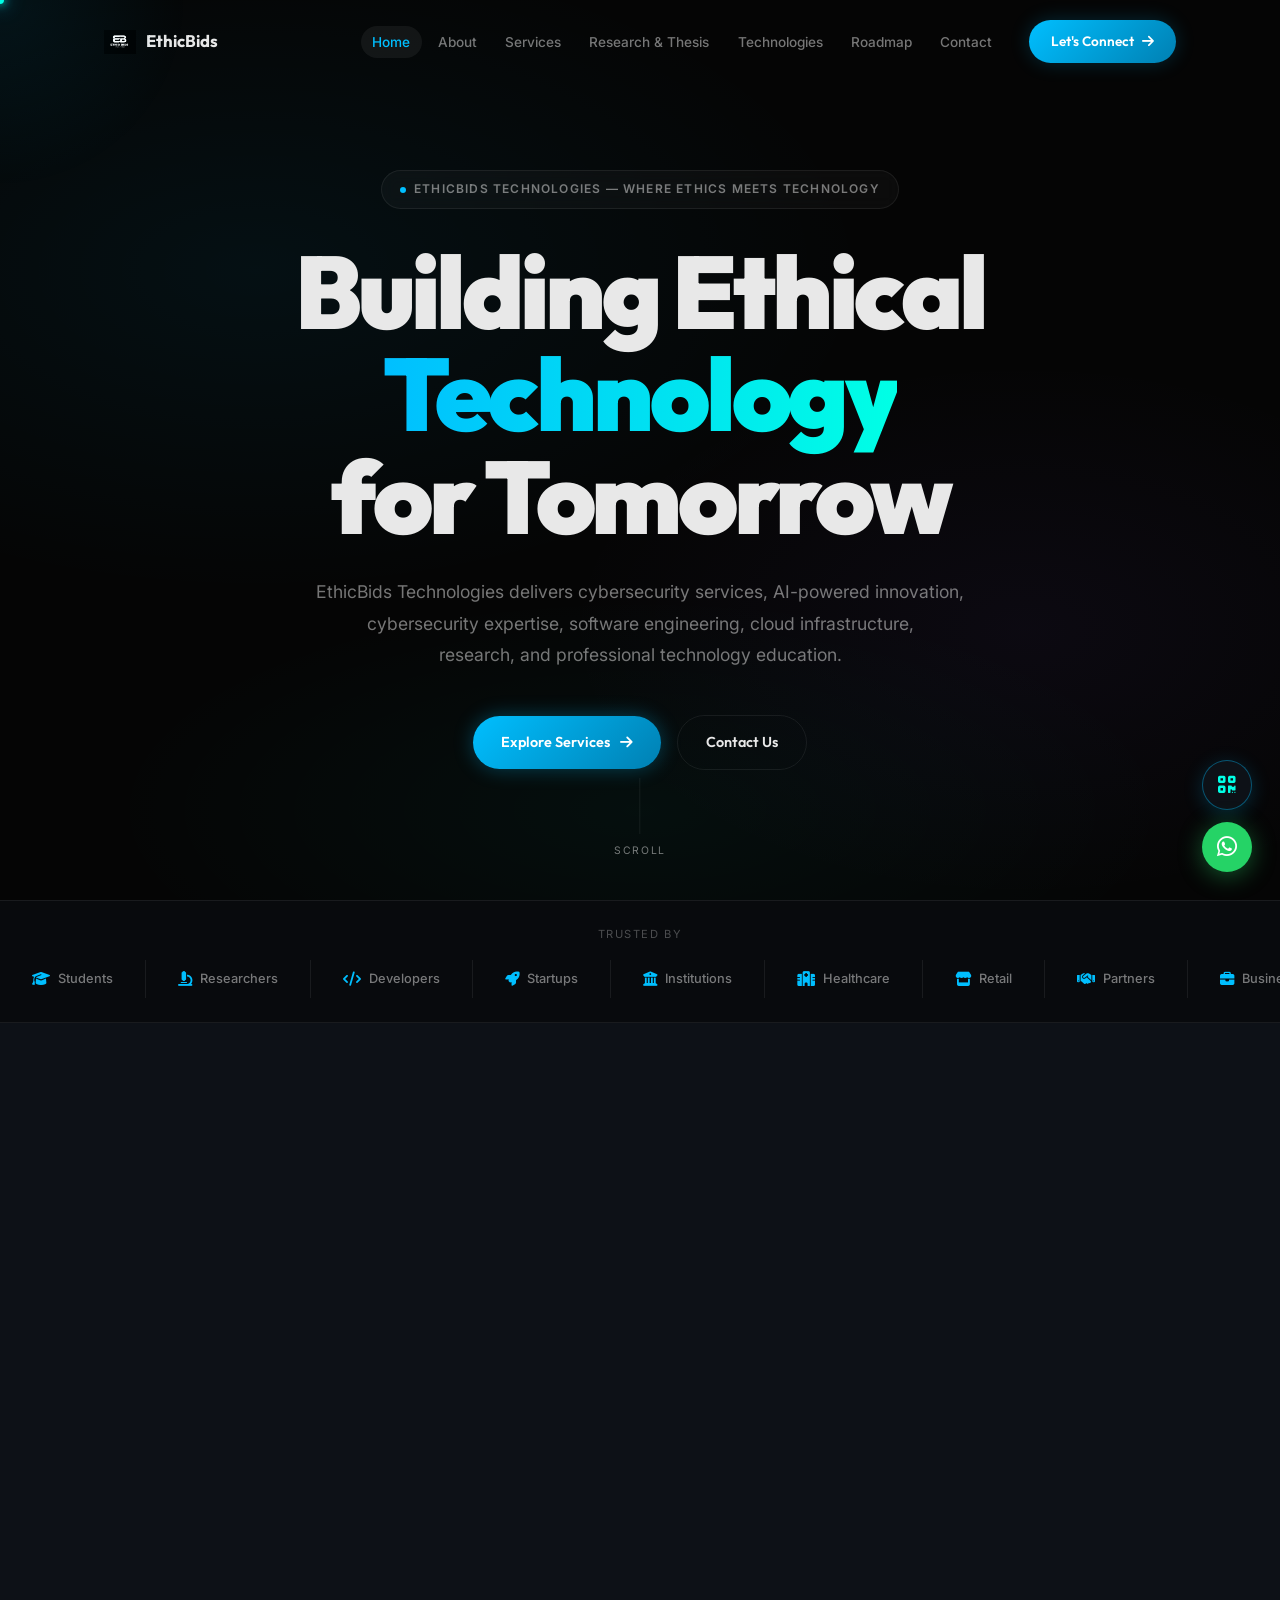
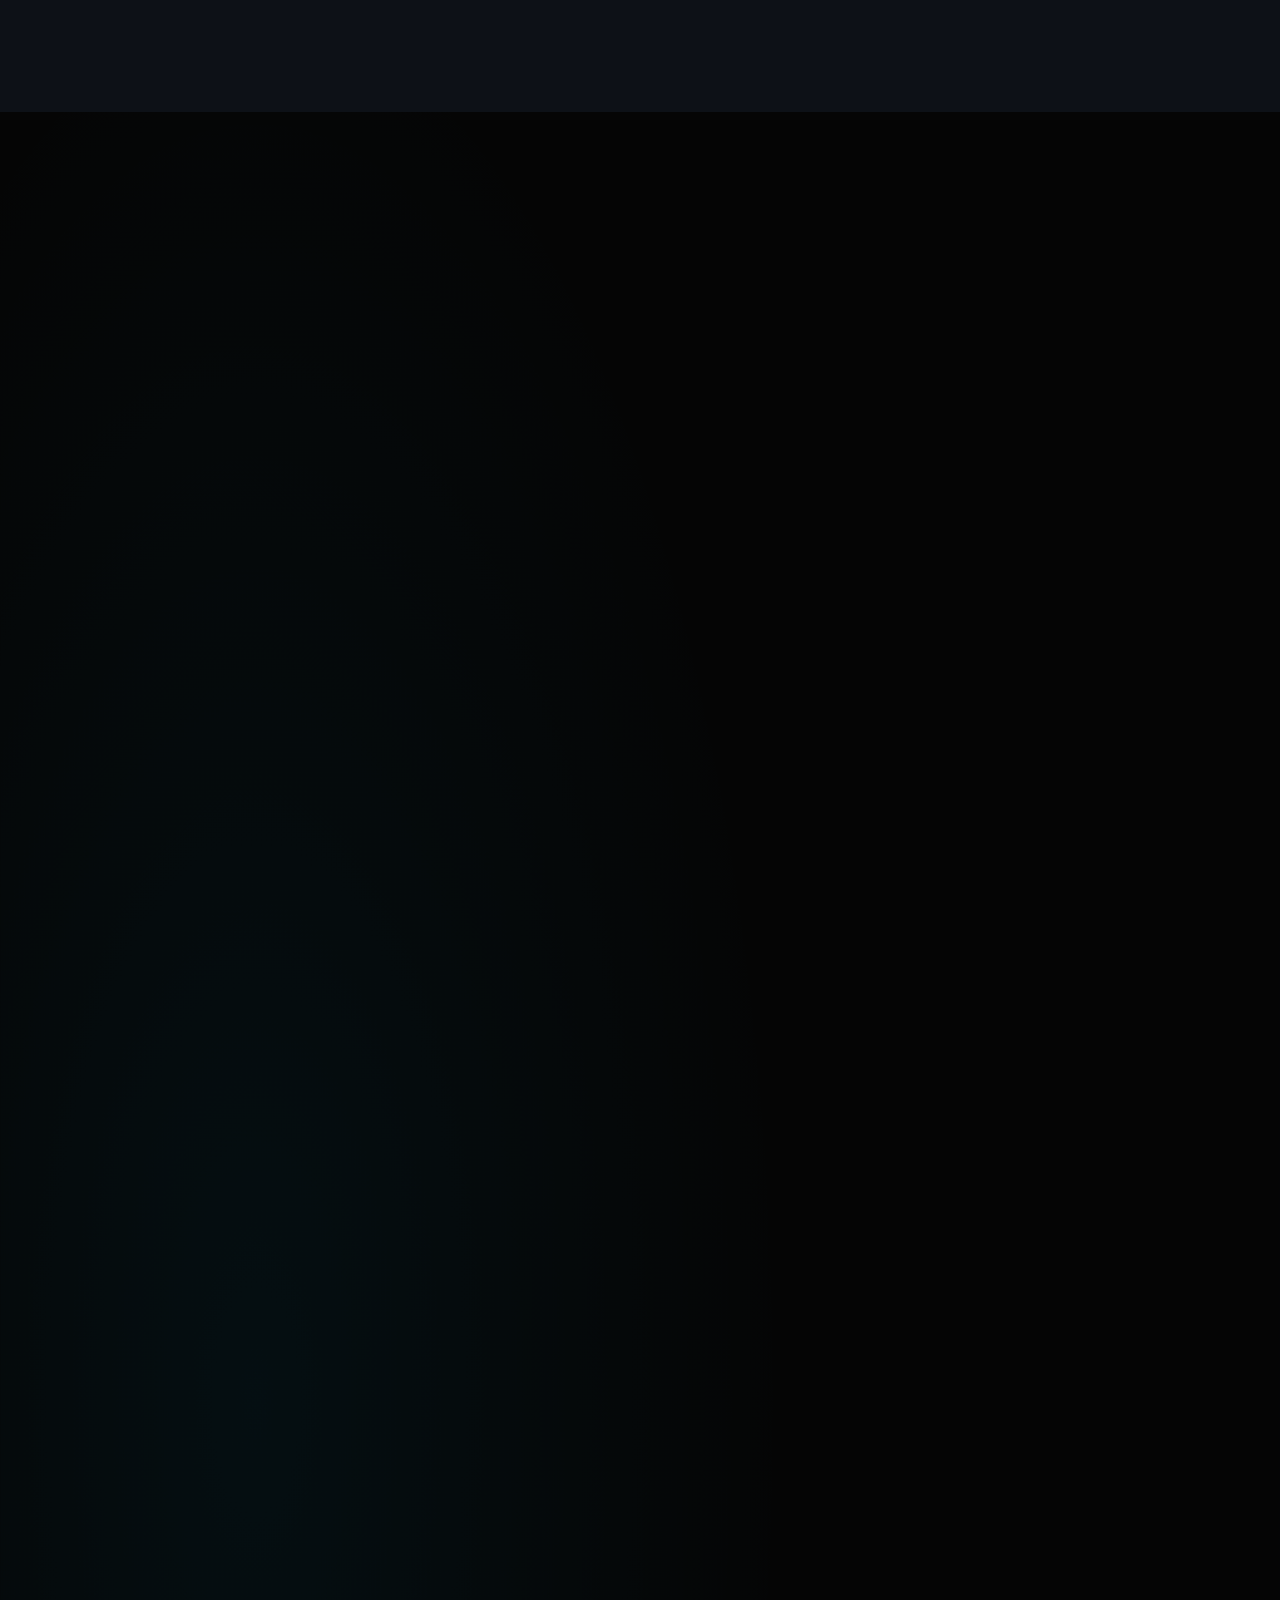
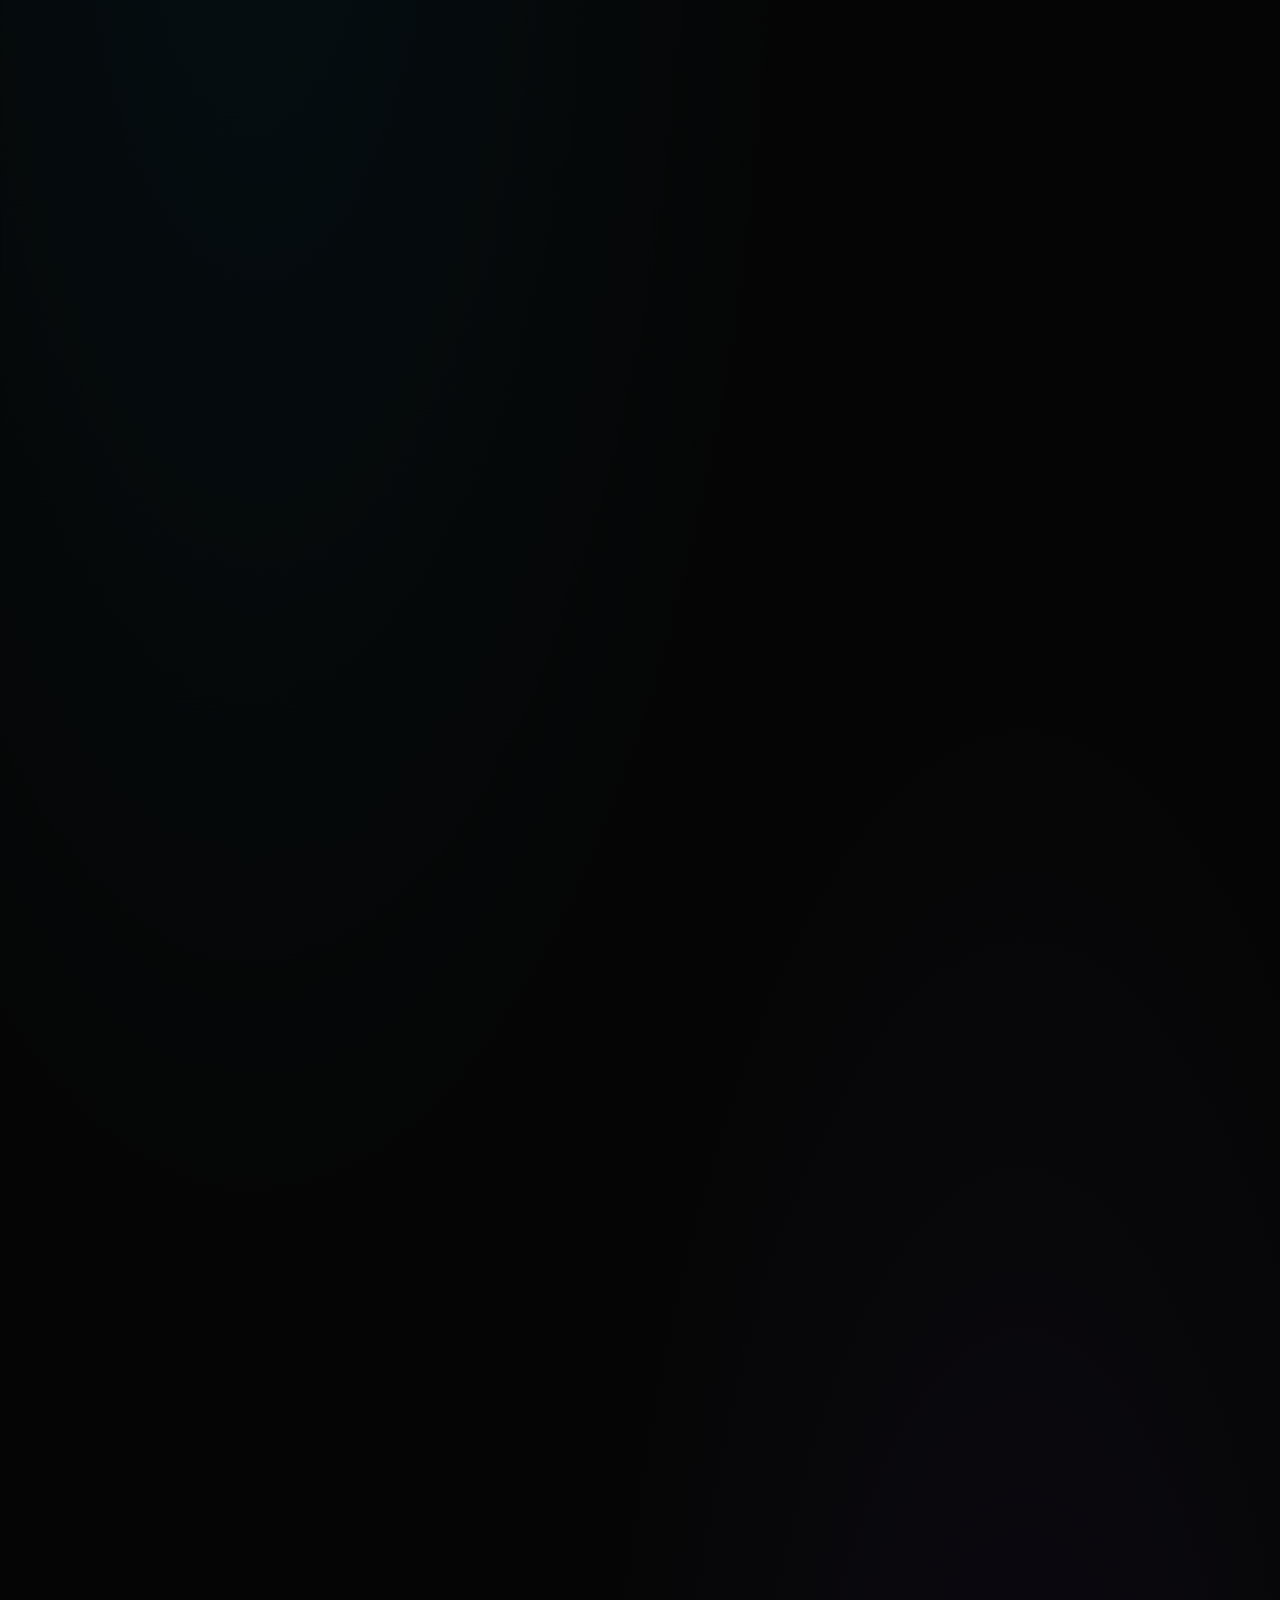
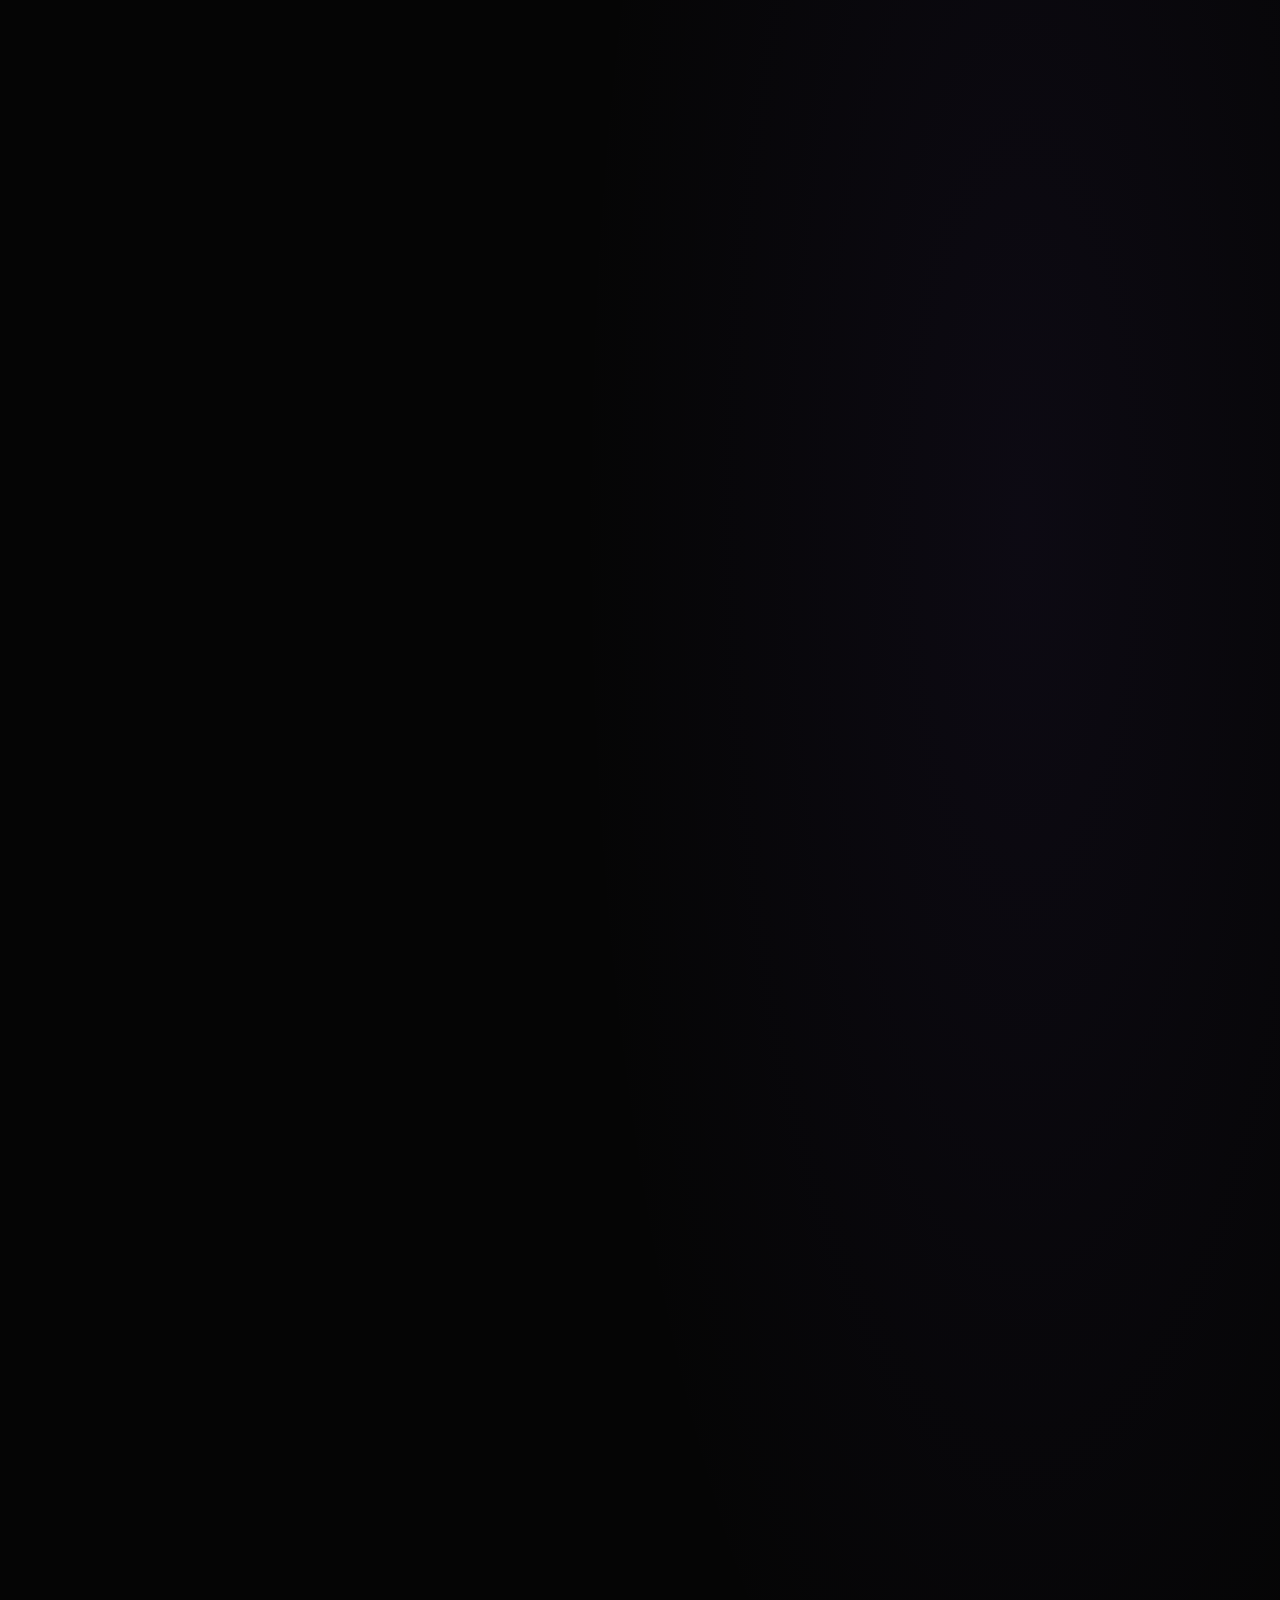
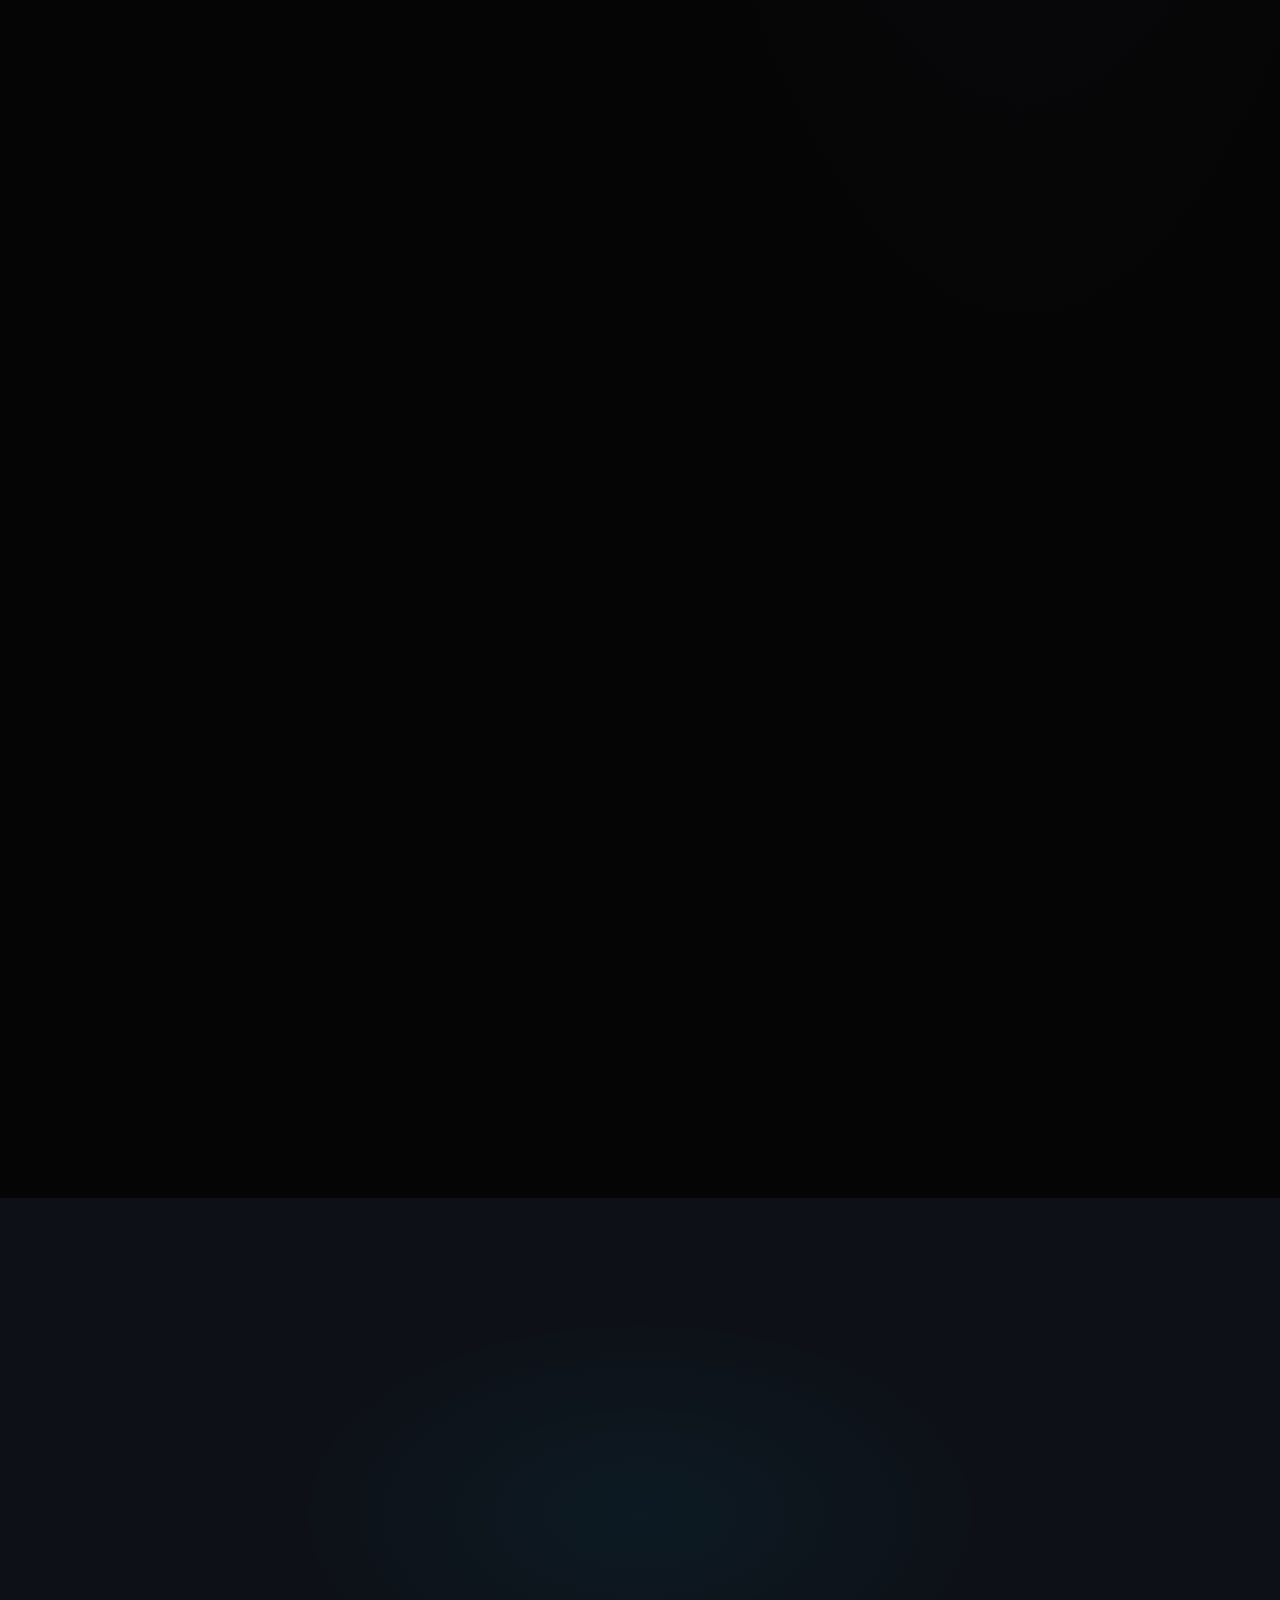
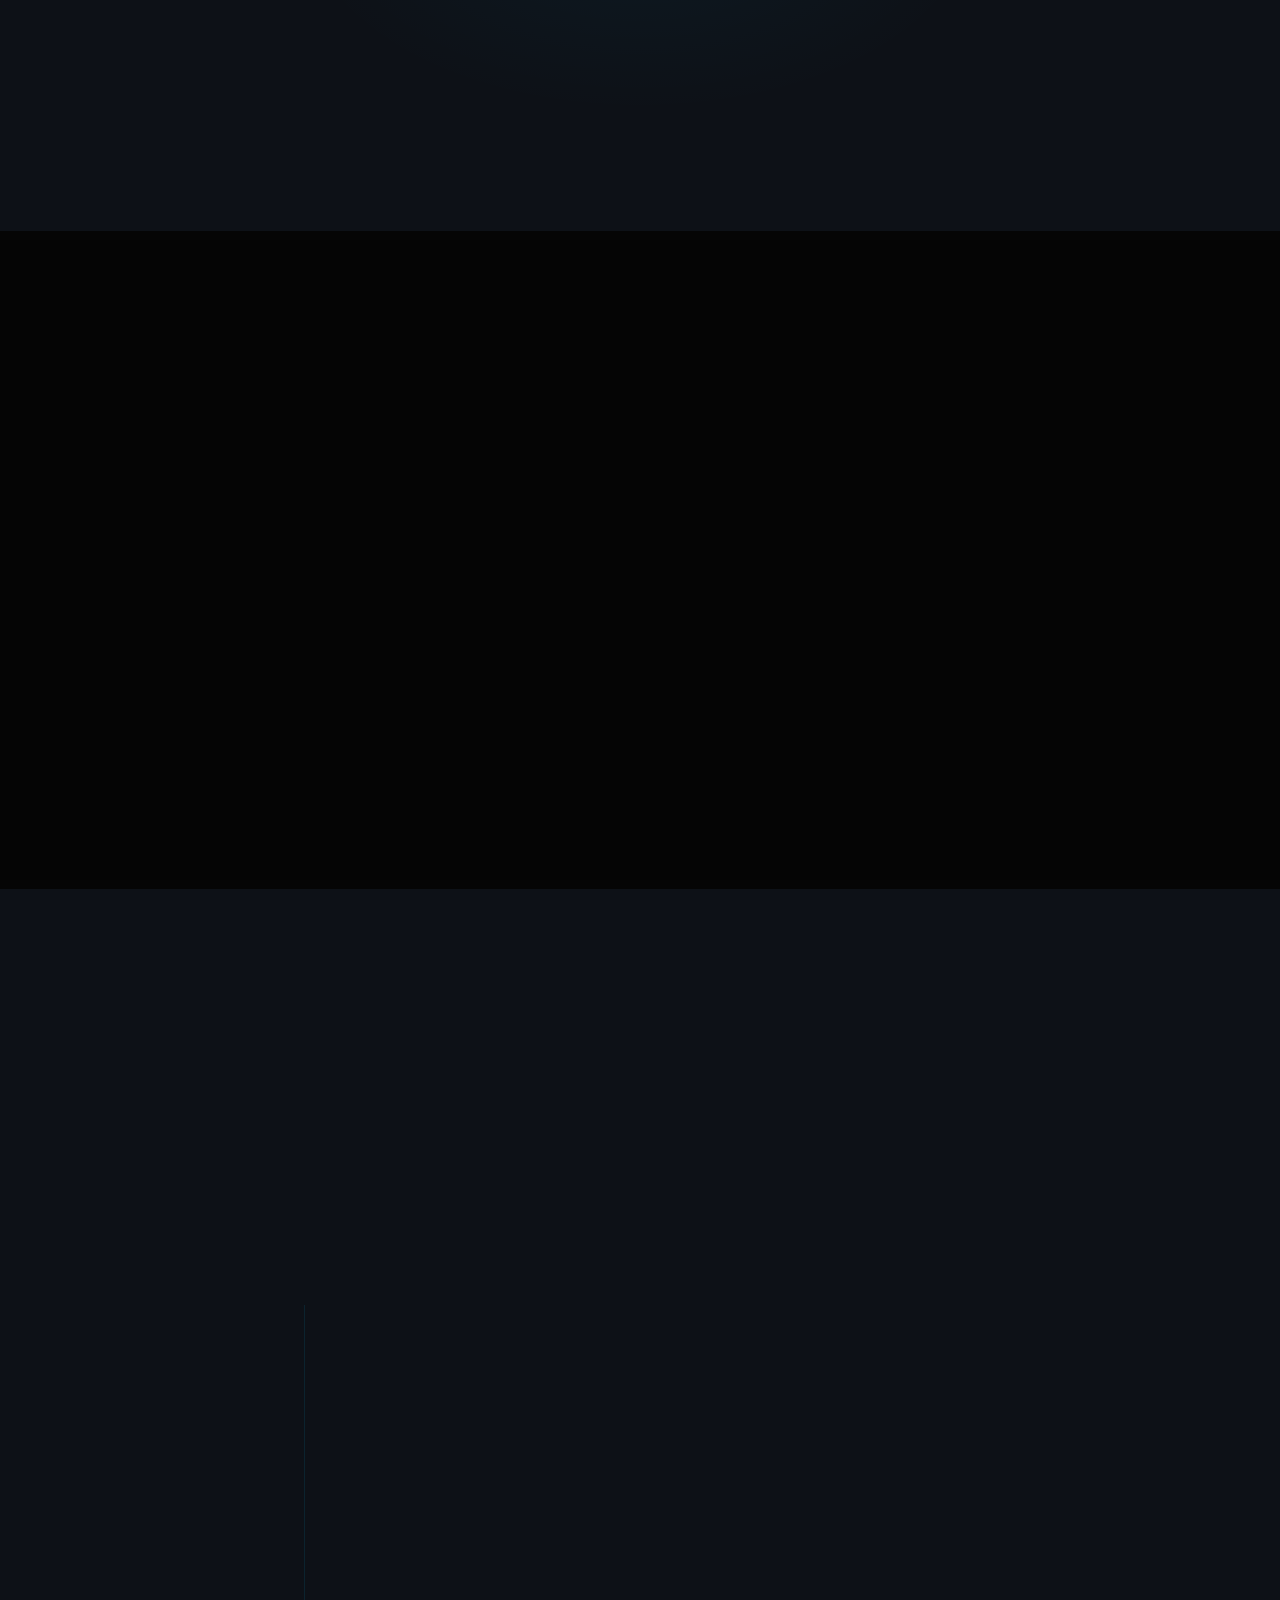
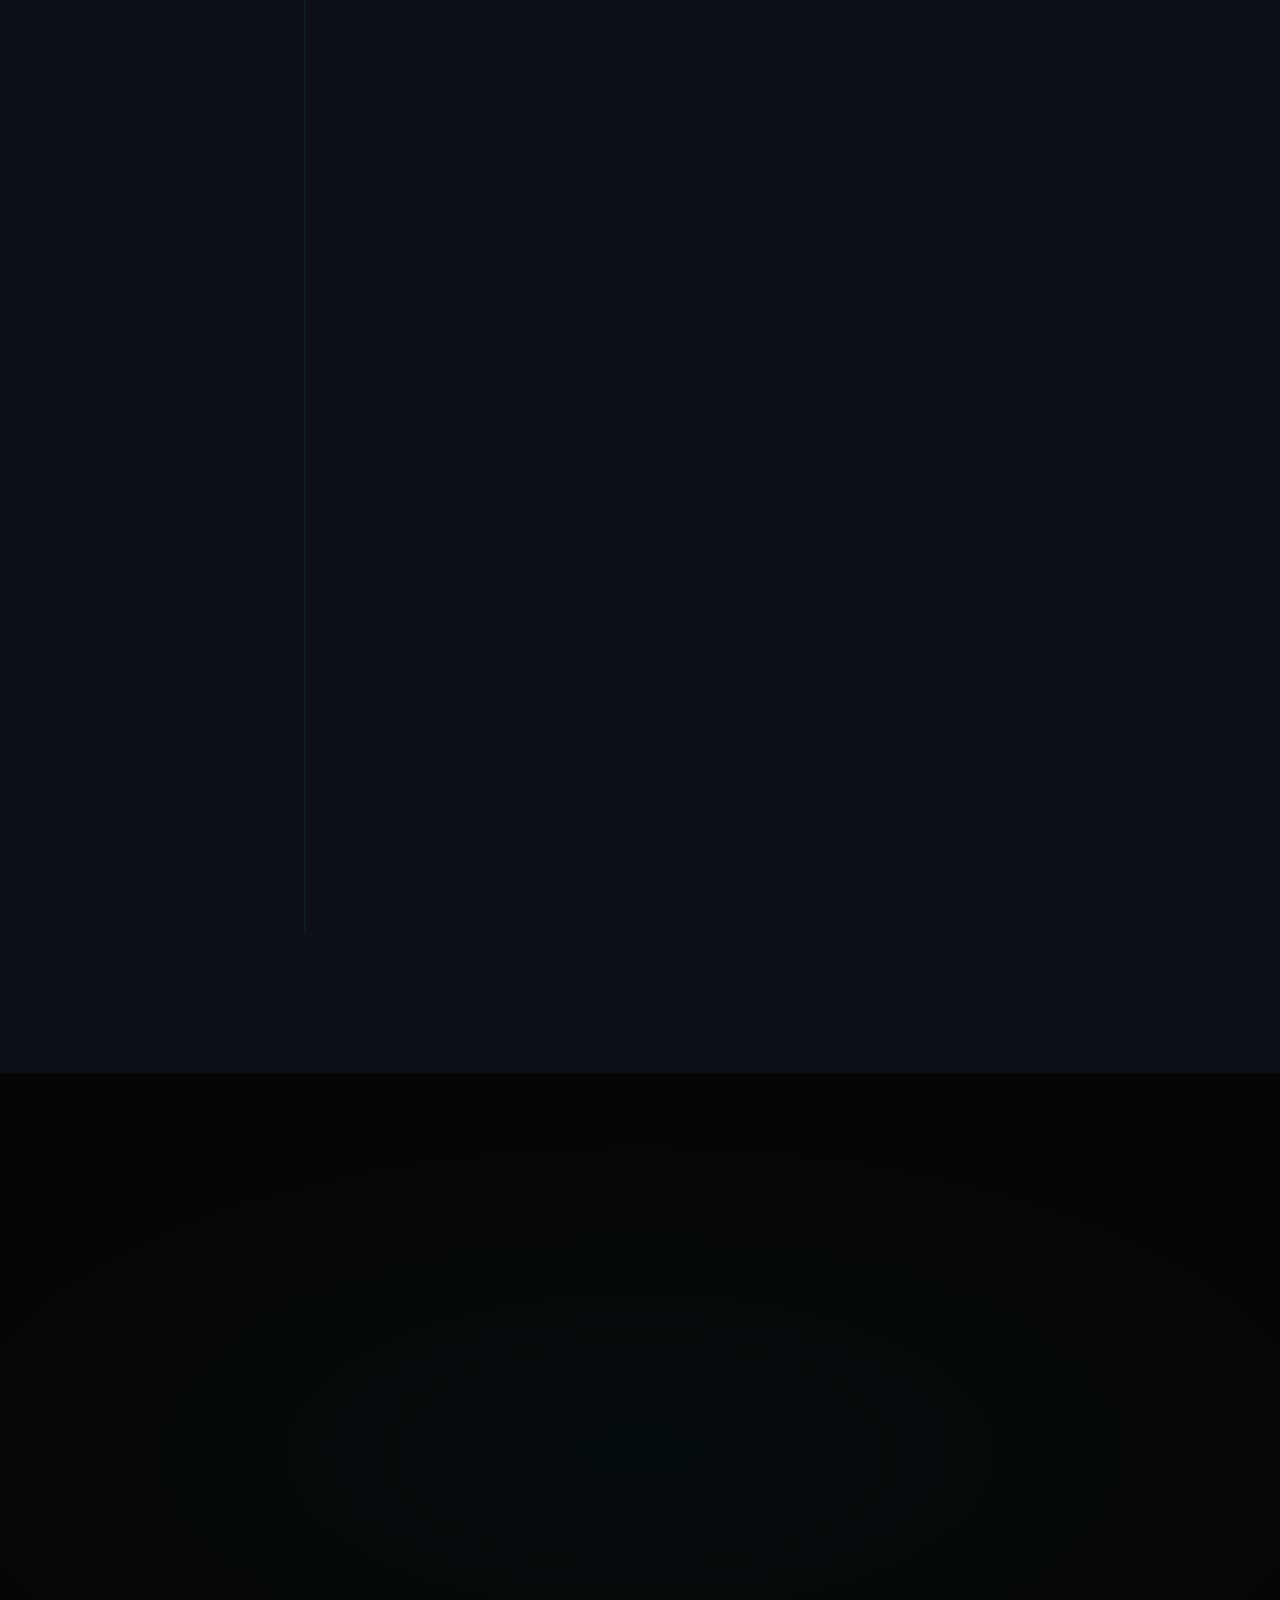
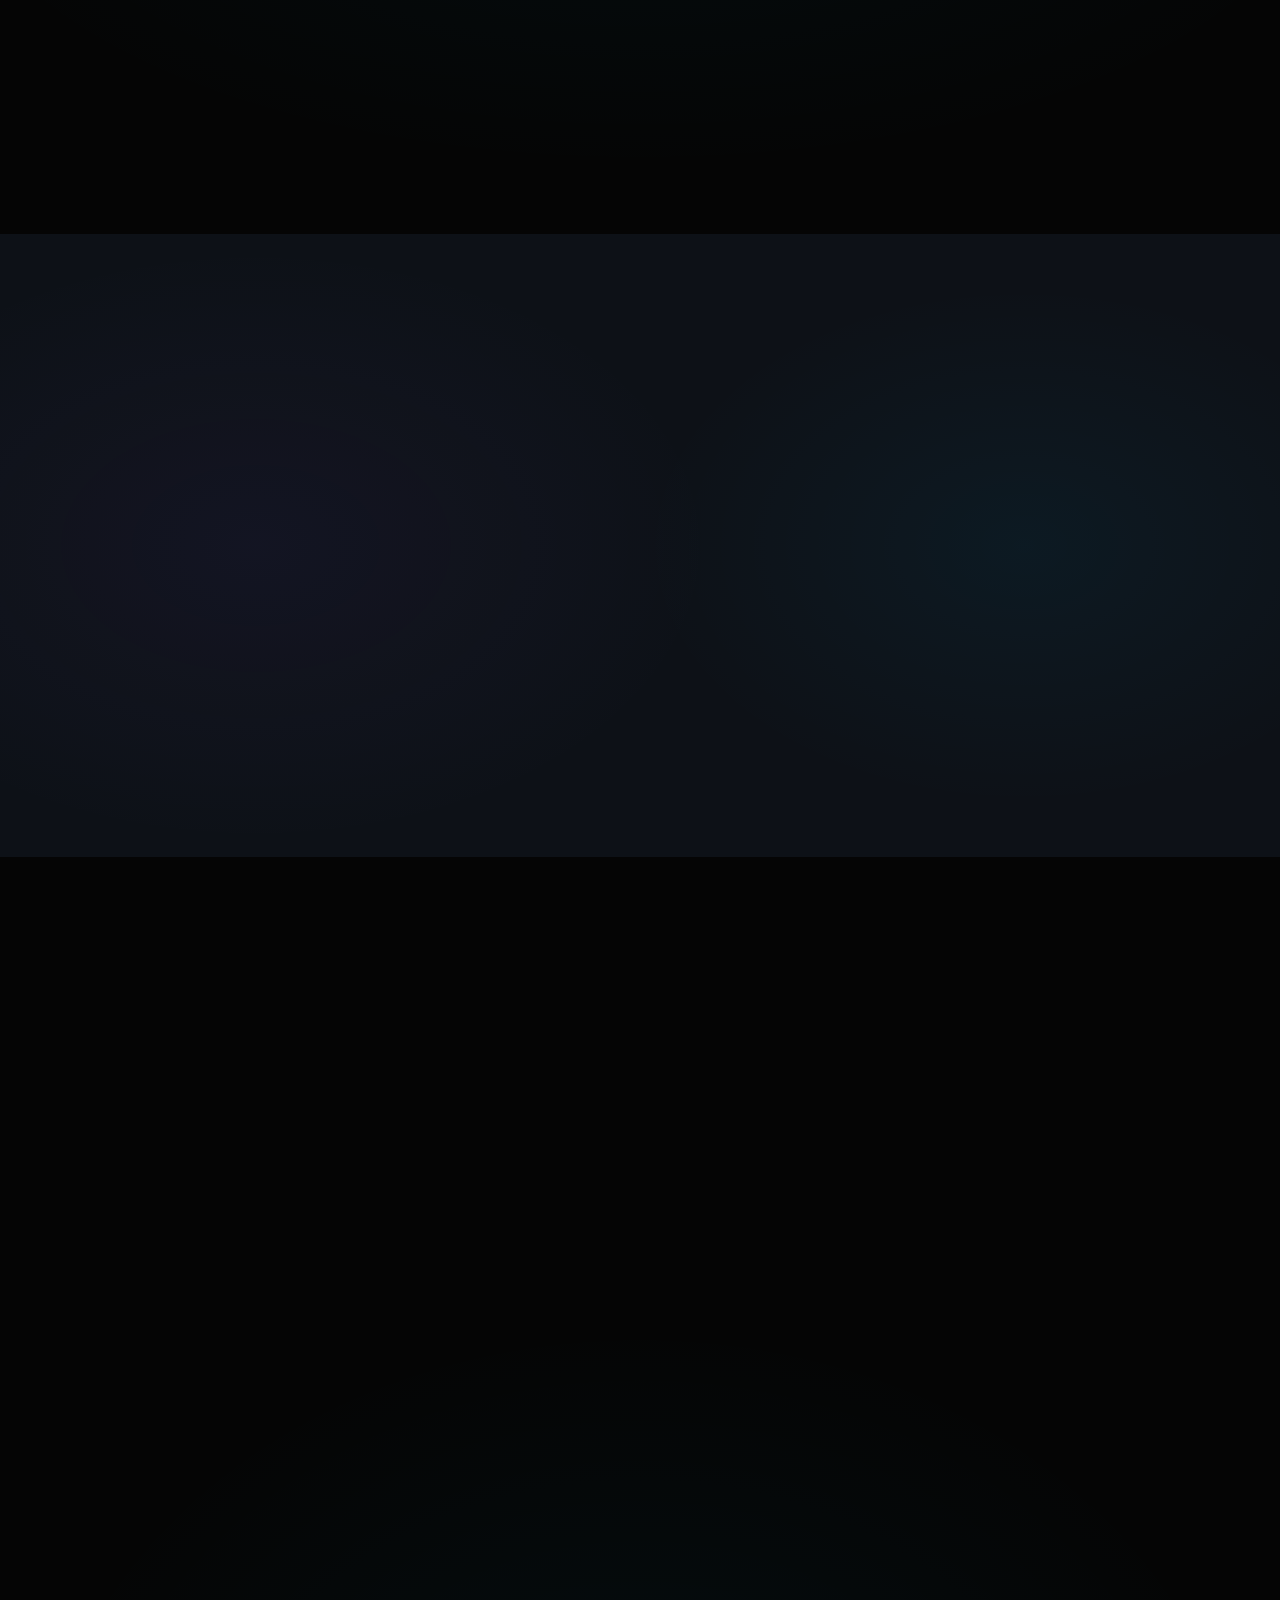
<file: index.html>
<!DOCTYPE html>
<html lang="en">

<head>
  <meta charset="UTF-8">
  <meta name="viewport" content="width=device-width, initial-scale=1.0">

  <!-- ═══ PRIMARY SEO META ════════════════════════════ -->
  <title>EthicBids Technologies | Cybersecurity, AI &amp; Software Development — Coimbatore</title>
  <meta name="description" content="EthicBids Technologies delivers cybersecurity services, AI solutions, software development, cloud infrastructure, technology training, internships, and research support in Coimbatore, Tamil Nadu.">
  <meta name="keywords" content="EthicBids Technologies, cybersecurity Coimbatore, software development Tamil Nadu, AI solutions, technology training, data science workshops, cybersecurity workshops, technology internships, ethical technology">
  <meta name="author" content="EthicBids Technologies">
  <meta name="robots" content="index, follow, max-snippet:-1, max-image-preview:large, max-video-preview:-1">
  <link rel="canonical" href="https://ethicbids.vercel.app/">

  <!-- ═══ SEARCH CONSOLE VERIFICATION ══════════════════ -->
  <meta name="google-site-verification" content="Pqu7zLjJpopk_E7g-Bzr6DLMHjU6VQtXWGL9H97gAhw">

  <!-- ═══ OPEN GRAPH ════════════════════════════════════ -->
  <meta property="og:type" content="website">
  <meta property="og:url" content="https://ethicbids.vercel.app/">
  <meta property="og:site_name" content="EthicBids Technologies">
  <meta property="og:title" content="EthicBids Technologies | Cybersecurity, AI &amp; Software Development">
  <meta property="og:description" content="EthicBids Technologies delivers cybersecurity services, AI solutions, software development, cloud infrastructure, technology training, and research support in Coimbatore, Tamil Nadu.">
  <meta property="og:image" content="https://ethicbids.vercel.app/images/logo.png">
  <meta property="og:image:width" content="512">
  <meta property="og:image:height" content="512">
  <meta property="og:image:alt" content="EthicBids Technologies Logo">
  <meta property="og:locale" content="en_IN">

  <!-- ═══ TWITTER CARD ══════════════════════════════════ -->
  <meta name="twitter:card" content="summary">
  <meta name="twitter:site" content="@ethicbids">
  <meta name="twitter:title" content="EthicBids Technologies | Cybersecurity, AI &amp; Software Development">
  <meta name="twitter:description" content="EthicBids Technologies delivers cybersecurity services, AI solutions, software development, technology training, and research support in Coimbatore, Tamil Nadu.">
  <meta name="twitter:image" content="https://ethicbids.vercel.app/images/logo.png">
  <meta name="twitter:image:alt" content="EthicBids Technologies Logo">

  <!-- ═══ FAVICON ═══════════════════════════════════════ -->
  <link rel="icon" href="images/logo.png" type="image/png" sizes="32x32">
  <link rel="shortcut icon" href="images/logo.png" type="image/png">
  <link rel="apple-touch-icon" href="images/logo.png">

  <!-- ═══ FONTS ════════════════════════════════════════ -->
  <link rel="preconnect" href="https://fonts.googleapis.com">
  <link rel="preconnect" href="https://fonts.gstatic.com" crossorigin>
  <link rel="preload" as="style" href="https://fonts.googleapis.com/css2?family=Outfit:wght@300;400;500;600;700;800;900&family=Inter:wght@300;400;500;600&display=swap" onload="this.onload=null;this.rel='stylesheet'">
  <noscript><link rel="stylesheet" href="https://fonts.googleapis.com/css2?family=Outfit:wght@300;400;500;600;700;800;900&family=Inter:wght@300;400;500;600&display=swap"></noscript>

  <!-- ═══ ICONS & STYLES ════════════════════════════════ -->
  <link rel="stylesheet" href="https://cdnjs.cloudflare.com/ajax/libs/font-awesome/6.5.1/css/all.min.css" crossorigin="anonymous">
  <link rel="stylesheet" href="styles.css">

  <!-- ═══ STRUCTURED DATA — Organization ══════════════ -->
  <script type="application/ld+json">
  {
    "@context": "https://schema.org",
    "@type": "Organization",
    "@id": "https://ethicbids.vercel.app/#organization",
    "name": "EthicBids Technologies",
    "legalName": "EthicBids Technologies",
    "alternateName": "EthicBids",
    "url": "https://ethicbids.vercel.app/",
    "logo": {
      "@type": "ImageObject",
      "url": "https://ethicbids.vercel.app/images/logo.png",
      "width": 512,
      "height": 512
    },
    "description": "EthicBids Technologies delivers cybersecurity services, AI solutions, software development, cloud infrastructure, technology training, internships, and research support in Coimbatore, Tamil Nadu.",
    "foundingDate": "2026",
    "areaServed": [
      {
        "@type": "City",
        "name": "Coimbatore"
      },
      {
        "@type": "State",
        "name": "Tamil Nadu"
      },
      {
        "@type": "Country",
        "name": "India"
      }
    ],
    "contactPoint": [
      {
        "@type": "ContactPoint",
        "telephone": "+91-6383649726",
        "contactType": "customer service",
        "email": "ethicbids@gmail.com",
        "areaServed": "IN",
        "availableLanguage": ["English", "Tamil"]
      }
    ],
    "sameAs": [
      "https://github.com/ethicbids-tech",
      "https://instagram.com/ethicbids_official"
    ],
    "knowsAbout": [
      "Cybersecurity Services",
      "Vulnerability Assessment & Penetration Testing",
      "Software Development",
      "Artificial Intelligence",
      "Cloud Solutions",
      "Technology Training",
      "Technology Workshops",
      "Student Projects and Research Support"
    ]
  }
  </script>

  <!-- ═══ STRUCTURED DATA — WebSite ═══════════════════ -->
  <script type="application/ld+json">
  {
    "@context": "https://schema.org",
    "@type": "WebSite",
    "@id": "https://ethicbids.vercel.app/#website",
    "url": "https://ethicbids.vercel.app/",
    "name": "EthicBids Technologies",
    "description": "Cybersecurity, AI, Software Development, Cloud Solutions, Technology Training — Coimbatore, Tamil Nadu",
    "publisher": {
      "@id": "https://ethicbids.vercel.app/#organization"
    },
    "inLanguage": "en-IN"
  }
  </script>
</head>

<body>

  <!-- Custom Cursor -->
  <div id="cursor-glow" class="cursor-glow" aria-hidden="true"></div>
  <div id="cursor-dot" class="cursor-dot" aria-hidden="true"></div>

  <!-- Preloader -->
  <div id="preloader" class="preloader" aria-hidden="true">
    <div class="preloader-inner">
      <div class="preloader-rings">
        <div class="ring ring-1"></div>
        <div class="ring ring-2"></div>
        <div class="ring ring-3"></div>
      </div>
      <div class="preloader-logo">
        <img src="images/logo.png" alt="EthicBids Technologies" class="preloader-logo-img" width="48" height="48">
      </div>
      <div class="preloader-text">
        <span class="preloader-name">EthicBids Technologies</span>
        <span class="preloader-tagline">Where Ethics Meets Technology</span>
      </div>
      <div class="preloader-bar">
        <div class="preloader-bar-fill" id="preloaderBar"></div>
      </div>
    </div>
  </div>

  <!-- Navigation -->
  <nav id="navbar" class="navbar" role="navigation" aria-label="Main navigation">
    <div class="nav-container">
      <a href="#hero" class="nav-logo" aria-label="EthicBids Technologies Home">
        <img src="images/logo.png" alt="EthicBids Technologies" class="nav-logo-img" width="32" height="32" fetchpriority="high">
        <span class="nav-logo-text">EthicBids</span>
      </a>

      <ul class="nav-links" id="navLinks" role="list">
        <li><a href="#hero" class="nav-link active" data-section="hero">Home</a></li>
        <li><a href="#about" class="nav-link" data-section="about">About</a></li>
        <li><a href="#services" class="nav-link" data-section="services">Services</a></li>
        <li><a href="#research" class="nav-link" data-section="research">Research &amp; Thesis</a></li>
        <li><a href="#stack" class="nav-link" data-section="stack">Technologies</a></li>
        <li><a href="#roadmap" class="nav-link" data-section="roadmap">Roadmap</a></li>
        <li><a href="#contact" class="nav-link" data-section="contact">Contact</a></li>
      </ul>

      <a href="#contact" class="nav-cta magnetic-btn" id="navCta">
        <span>Let's Connect</span>
        <i class="fas fa-arrow-right" aria-hidden="true"></i>
      </a>

      <button class="nav-toggle" id="navToggle" aria-label="Toggle mobile menu" aria-expanded="false">
        <span class="toggle-bar"></span>
        <span class="toggle-bar"></span>
        <span class="toggle-bar"></span>
      </button>
    </div>

    <!-- Mobile Menu -->
    <div class="mobile-menu" id="mobileMenu" aria-hidden="true">
      <ul class="mobile-links" role="list">
        <li><a href="#hero" class="mobile-link">Home</a></li>
        <li><a href="#about" class="mobile-link">About</a></li>
        <li><a href="#services" class="mobile-link">Services</a></li>
        <li><a href="#research" class="mobile-link">Research &amp; Thesis</a></li>
        <li><a href="#stack" class="mobile-link">Technologies</a></li>
        <li><a href="#roadmap" class="mobile-link">Roadmap</a></li>
        <li><a href="#contact" class="mobile-link">Contact</a></li>
      </ul>
      <a href="#contact" class="mobile-cta">Let's Connect →</a>
    </div>
  </nav>

  <!-- ═══════════════════════════════════════════ -->
  <!--  HERO                                       -->
  <!-- ═══════════════════════════════════════════ -->
  <section id="hero" class="hero" aria-label="EthicBids Technologies — Home">
    <canvas id="heroCanvas" class="hero-canvas" aria-hidden="true"></canvas>
    <div class="hero-aurora" aria-hidden="true"></div>
    <div class="hero-particles" id="heroParticles" aria-hidden="true"></div>

    <div class="hero-content">
      <div class="hero-badge reveal-up">
        <span class="badge-dot" aria-hidden="true"></span>
        EthicBids Technologies &mdash; Where Ethics Meets Technology
      </div>

      <h1 class="hero-headline reveal-up" style="--delay: 0.15s">
        Building Ethical<br>
        <span class="hero-headline-gradient">Technology</span><br>
        for Tomorrow
      </h1>

      <p class="hero-sub reveal-up" style="--delay: 0.3s">
        EthicBids Technologies delivers cybersecurity services, AI-powered innovation,<br class="desktop-br">
        cybersecurity expertise, software engineering, cloud infrastructure,<br class="desktop-br">
        research, and professional technology education.
      </p>

      <div class="hero-actions reveal-up" style="--delay: 0.45s">
        <a href="#services" class="btn btn-primary magnetic-btn" id="heroBtn1">
          <span>Explore Services</span>
          <i class="fas fa-arrow-right" aria-hidden="true"></i>
        </a>
        <a href="#contact" class="btn btn-ghost magnetic-btn" id="heroBtn2">
          <span>Contact Us</span>
        </a>
      </div>
    </div>

    <a href="#about" class="hero-scroll-indicator" aria-label="Scroll to About section">
      <div class="scroll-indicator-inner">
        <div class="scroll-indicator-line"></div>
      </div>
      <span>Scroll</span>
    </a>
  </section>

  <!-- ═══════════════════════════════════════════ -->
  <!--  TRUST MARQUEE                              -->
  <!-- ═══════════════════════════════════════════ -->
  <section class="trust-section" aria-label="Trusted by">
    <div class="trust-header">
      <span>Trusted By</span>
    </div>
    <div class="marquee-wrapper">
      <div class="marquee-track" aria-hidden="true">
        <div class="marquee-item"><i class="fas fa-graduation-cap"></i> Students</div>
        <div class="marquee-item"><i class="fas fa-microscope"></i> Researchers</div>
        <div class="marquee-item"><i class="fas fa-code"></i> Developers</div>
        <div class="marquee-item"><i class="fas fa-rocket"></i> Startups</div>
        <div class="marquee-item"><i class="fas fa-building-columns"></i> Institutions</div>
        <div class="marquee-item"><i class="fas fa-hospital"></i> Healthcare</div>
        <div class="marquee-item"><i class="fas fa-store"></i> Retail</div>
        <div class="marquee-item"><i class="fas fa-handshake"></i> Partners</div>
        <div class="marquee-item"><i class="fas fa-briefcase"></i> Businesses</div>
        <!-- Duplicate for seamless loop -->
        <div class="marquee-item"><i class="fas fa-graduation-cap"></i> Students</div>
        <div class="marquee-item"><i class="fas fa-microscope"></i> Researchers</div>
        <div class="marquee-item"><i class="fas fa-code"></i> Developers</div>
        <div class="marquee-item"><i class="fas fa-rocket"></i> Startups</div>
        <div class="marquee-item"><i class="fas fa-building-columns"></i> Institutions</div>
        <div class="marquee-item"><i class="fas fa-hospital"></i> Healthcare</div>
        <div class="marquee-item"><i class="fas fa-store"></i> Retail</div>
        <div class="marquee-item"><i class="fas fa-handshake"></i> Partners</div>
        <div class="marquee-item"><i class="fas fa-briefcase"></i> Businesses</div>
      </div>
    </div>
  </section>

  <!-- ═══════════════════════════════════════════ -->
  <!--  ABOUT                                      -->
  <!-- ═══════════════════════════════════════════ -->
  <section id="about" class="section about-section" aria-label="About EthicBids Technologies">
    <div class="container">
      <div class="about-grid">
        <div class="about-visual scroll-reveal">
          <div class="about-art">
            <div class="art-ring art-ring-1" aria-hidden="true"></div>
            <div class="art-ring art-ring-2" aria-hidden="true"></div>
            <div class="art-ring art-ring-3" aria-hidden="true"></div>
            <div class="art-core" aria-hidden="true">
              <div class="art-core-inner">
                <i class="fas fa-shield-halved" aria-hidden="true"></i>
              </div>
            </div>
            <div class="art-orbit art-orbit-1" aria-hidden="true">
              <div class="orbit-dot"><i class="fas fa-brain"></i></div>
            </div>
            <div class="art-orbit art-orbit-2" aria-hidden="true">
              <div class="orbit-dot"><i class="fas fa-lock"></i></div>
            </div>
            <div class="art-orbit art-orbit-3" aria-hidden="true">
              <div class="orbit-dot"><i class="fas fa-cloud"></i></div>
            </div>
          </div>
        </div>

        <div class="about-content scroll-reveal" style="--reveal-delay: 0.2s">
          <div class="section-tag">About Us</div>
          <h2 class="section-headline">
            Technology that<br>
            <span class="text-accent">serves people</span>
          </h2>
          <p class="section-body">
            EthicBids Technologies is an innovation-driven technology company based in Coimbatore, Tamil Nadu, delivering ethical, secure, and intelligent digital solutions. We combine cybersecurity, artificial intelligence, software engineering, cloud infrastructure, and professional education under one unified mission.
          </p>
          <p class="section-body">
            We work with students, startups, businesses, institutions, and organizations — building technology that is not just powerful, but responsible.
          </p>
          <div class="about-pillars">
            <div class="pillar">
              <div class="pillar-icon"><i class="fas fa-shield-halved" aria-hidden="true"></i></div>
              <span>Security First</span>
            </div>
            <div class="pillar">
              <div class="pillar-icon"><i class="fas fa-brain" aria-hidden="true"></i></div>
              <span>AI-Powered</span>
            </div>
            <div class="pillar">
              <div class="pillar-icon"><i class="fas fa-users" aria-hidden="true"></i></div>
              <span>Human-Centered</span>
            </div>
            <div class="pillar">
              <div class="pillar-icon"><i class="fas fa-infinity" aria-hidden="true"></i></div>
              <span>Future-Focused</span>
            </div>
          </div>
        </div>
      </div>
    </div>
  </section>

  <!-- ═══════════════════════════════════════════ -->
  <!--  WHY CHOOSE ETHICBIDS                      -->
  <!-- ═══════════════════════════════════════════ -->
  <section id="why" class="section why-section" aria-label="Why Choose EthicBids Technologies">
    <div class="container">
      <div class="section-header scroll-reveal">
        <div class="section-tag">Why Us</div>
        <h2 class="section-headline centered">Why Choose<br><span class="text-accent">EthicBids</span></h2>
        <p class="section-desc centered">We combine expertise, innovation, and affordability to deliver solutions that make a difference.</p>
      </div>

      <div class="why-grid">
        <div class="why-card glass-card tilt-card scroll-reveal" style="--reveal-delay: 0s">
          <div class="why-card-glow"></div>
          <div class="why-icon"><i class="fas fa-user-tie" aria-hidden="true"></i></div>
          <h3>Experienced Professionals</h3>
          <p>A team of skilled engineers, researchers, and educators with deep domain expertise across technology disciplines.</p>
        </div>
        <div class="why-card glass-card tilt-card scroll-reveal" style="--reveal-delay: 0.1s">
          <div class="why-card-glow"></div>
          <div class="why-icon"><i class="fas fa-lightbulb" aria-hidden="true"></i></div>
          <h3>Innovative Solutions</h3>
          <p>We apply cutting-edge technology and creative thinking to solve real problems for real people.</p>
        </div>
        <div class="why-card glass-card tilt-card scroll-reveal" style="--reveal-delay: 0.2s">
          <div class="why-card-glow"></div>
          <div class="why-icon"><i class="fas fa-tag" aria-hidden="true"></i></div>
          <h3>Affordable Services</h3>
          <p>Premium quality at accessible pricing — because great technology should not be a privilege.</p>
        </div>
        <div class="why-card glass-card tilt-card scroll-reveal" style="--reveal-delay: 0.3s">
          <div class="why-card-glow"></div>
          <div class="why-icon"><i class="fas fa-graduation-cap" aria-hidden="true"></i></div>
          <h3>Industry-Oriented Training</h3>
          <p>Hands-on workshops, seminars, and internship programs designed for real-world technology careers.</p>
        </div>
        <div class="why-card glass-card tilt-card scroll-reveal" style="--reveal-delay: 0.4s">
          <div class="why-card-glow"></div>
          <div class="why-icon"><i class="fas fa-heart" aria-hidden="true"></i></div>
          <h3>Customer-Centric Approach</h3>
          <p>Your goals are our mission. We listen first, then build — ensuring every solution is tailored to your needs.</p>
        </div>
        <div class="why-card glass-card tilt-card scroll-reveal" style="--reveal-delay: 0.5s">
          <div class="why-card-glow"></div>
          <div class="why-icon"><i class="fas fa-headset" aria-hidden="true"></i></div>
          <h3>Reliable Technical Support</h3>
          <p>Dedicated support and ongoing guidance — we stand by our work long after delivery.</p>
        </div>
      </div>
    </div>
  </section>

  <!-- ═══════════════════════════════════════════ -->
  <!--  SERVICES — BENTO GRID                      -->
  <!-- ═══════════════════════════════════════════ -->
  <section id="services" class="section services-section" aria-label="Our Services">
    <div class="container">
      <div class="section-header scroll-reveal">
        <div class="section-tag">What We Build</div>
        <h2 class="section-headline centered">Services Built<br>for <span class="text-accent">Every Scale</span></h2>
      </div>

      <div class="bento-grid">

        <!-- Cybersecurity — large -->
        <div class="bento-card bento-large glass-card tilt-card scroll-reveal" data-accent="#00BFFF" style="--reveal-delay: 0s">
          <div class="bento-glow" style="--glow-color: #00BFFF"></div>
          <div class="bento-icon"><i class="fas fa-shield-halved" aria-hidden="true"></i></div>
          <div class="bento-content">
            <h3 class="bento-title">Cybersecurity</h3>
            <p class="bento-desc">Defending your digital assets with proactive, intelligence-driven security.</p>
            <ul class="bento-list">
              <li>Penetration Testing</li>
              <li>Security Audits &amp; Risk Assessment</li>
              <li>Network Security</li>
              <li>Security Awareness Training</li>
            </ul>
          </div>
          <div class="bento-corner-tag">Core</div>
        </div>

        <!-- Software Development -->
        <div class="bento-card glass-card tilt-card scroll-reveal" data-accent="#8B5CF6" style="--reveal-delay: 0.1s">
          <div class="bento-glow" style="--glow-color: #8B5CF6"></div>
          <div class="bento-icon"><i class="fas fa-code" aria-hidden="true"></i></div>
          <div class="bento-content">
            <h3 class="bento-title">Software Development</h3>
            <p class="bento-desc">Full-stack engineering from web to mobile to custom platforms.</p>
            <ul class="bento-list">
              <li>Web &amp; Mobile Applications</li>
              <li>APIs &amp; Custom Software</li>
              <li>Database Architecture</li>
            </ul>
          </div>
        </div>

        <!-- Cloud & IT -->
        <div class="bento-card glass-card tilt-card scroll-reveal" data-accent="#00FFE5" style="--reveal-delay: 0.2s">
          <div class="bento-glow" style="--glow-color: #00FFE5"></div>
          <div class="bento-icon"><i class="fas fa-cloud" aria-hidden="true"></i></div>
          <div class="bento-content">
            <h3 class="bento-title">Cloud &amp; IT Solutions</h3>
            <p class="bento-desc">Scalable cloud architecture and reliable infrastructure management.</p>
            <ul class="bento-list">
              <li>Cloud Deployment</li>
              <li>Server &amp; Network Management</li>
              <li>Infrastructure Support</li>
            </ul>
          </div>
        </div>

        <!-- AI & Automation — wide -->
        <div class="bento-card bento-wide glass-card tilt-card scroll-reveal" data-accent="#8B5CF6" style="--reveal-delay: 0.1s">
          <div class="bento-glow" style="--glow-color: #8B5CF6"></div>
          <div class="bento-icon"><i class="fas fa-robot" aria-hidden="true"></i></div>
          <div class="bento-content">
            <h3 class="bento-title">AI &amp; Automation</h3>
            <p class="bento-desc">Intelligent systems that learn, adapt, and scale with your business.</p>
            <ul class="bento-list bento-list-inline">
              <li>AI Solutions</li>
              <li>Intelligent Automation</li>
              <li>AI Integration</li>
              <li>LLM Applications</li>
            </ul>
          </div>
          <div class="bento-corner-tag">AI</div>
        </div>

        <!-- Training & Education -->
        <div class="bento-card glass-card tilt-card scroll-reveal" data-accent="#00BFFF" style="--reveal-delay: 0.3s">
          <div class="bento-glow" style="--glow-color: #00BFFF"></div>
          <div class="bento-icon"><i class="fas fa-graduation-cap" aria-hidden="true"></i></div>
          <div class="bento-content">
            <h3 class="bento-title">Training &amp; Education</h3>
            <p class="bento-desc">Hands-on programs bridging academic learning and industry practice.</p>
            <ul class="bento-list">
              <li>Cybersecurity &amp; Programming</li>
              <li>Workshops &amp; Seminars</li>
              <li>Internship Programs</li>
            </ul>
          </div>
        </div>

        <!-- Research & Innovation -->
        <div class="bento-card glass-card tilt-card scroll-reveal" data-accent="#00FFE5" style="--reveal-delay: 0.4s">
          <div class="bento-glow" style="--glow-color: #00FFE5"></div>
          <div class="bento-icon"><i class="fas fa-flask" aria-hidden="true"></i></div>
          <div class="bento-content">
            <h3 class="bento-title">Research &amp; Innovation</h3>
            <p class="bento-desc">Exploring the frontier of emerging technologies through applied research.</p>
            <ul class="bento-list">
              <li>Academic Research</li>
              <li>Product Innovation</li>
              <li>Open Source Projects</li>
            </ul>
          </div>
        </div>

        <!-- Consulting — small highlight -->
        <div class="bento-card bento-small glass-card tilt-card scroll-reveal" data-accent="#00BFFF" style="--reveal-delay: 0.5s">
          <div class="bento-glow" style="--glow-color: #00BFFF"></div>
          <div class="bento-icon"><i class="fas fa-comments" aria-hidden="true"></i></div>
          <div class="bento-content">
            <h3 class="bento-title">Technology Consulting</h3>
            <p class="bento-desc">Strategic technology guidance to accelerate your digital transformation.</p>
          </div>
        </div>

      </div>
    </div>
  </section>

  <!-- ═══════════════════════════════════════════ -->
  <!--  RESEARCH & THESIS SERVICES (ACADEMIC)      -->
  <!-- ═══════════════════════════════════════════ -->
  <section id="research" class="section research-section" aria-label="Research and Thesis Services">
    <div class="research-aurora" aria-hidden="true"></div>
    <div class="container">
      <div class="section-header scroll-reveal">
        <div class="section-tag"><i class="fas fa-graduation-cap"></i> Academic &amp; Research Division</div>
        <h2 class="section-headline centered">Research, Thesis &amp;<br><span class="text-accent">Project Services</span></h2>
        <p class="section-desc centered">From Idea to Publication — We Guide Your Research Journey with Ethics &amp; Innovation.</p>
        <p class="research-intro-p centered">At Ethicbids Technologies, we provide professional support for research paper development, thesis writing, journal publications, conference submissions, and engineering projects. Our team of experienced academic researchers assists students, scholars, and professionals in transforming their ideas into high-quality, publication-ready research work.</p>
      </div>

      <!-- Trust Pillars from Official Poster -->
      <div class="research-pillars scroll-reveal">
        <div class="research-pillar-card glass-card">
          <div class="rp-icon"><i class="fas fa-microscope"></i></div>
          <h4>Quality Research Support</h4>
          <p>Domain-expert mentoring, structured methodology &amp; peer-reviewed analysis</p>
        </div>
        <div class="research-pillar-card glass-card">
          <div class="rp-icon"><i class="fas fa-shield-halved"></i></div>
          <h4>Originality Guaranteed</h4>
          <p>100% authentic human-authored work, zero plagiarism &amp; verified citations</p>
        </div>
        <div class="research-pillar-card glass-card">
          <div class="rp-icon"><i class="fas fa-globe"></i></div>
          <h4>Global Publication Reach</h4>
          <p>Targeted submissions for Scopus, IEEE, Springer Nature, Elsevier &amp; SCI journals</p>
        </div>
        <div class="research-pillar-card glass-card">
          <div class="rp-icon"><i class="fas fa-clock"></i></div>
          <h4>On-Time Delivery</h4>
          <p>Strict commitment to university deadlines, project schedules &amp; publication cycles</p>
        </div>
      </div>

      <!-- Publishing Platforms Banner -->
      <div class="publishing-banner glass-card scroll-reveal">
        <div class="pb-label">
          <i class="fas fa-award"></i>
          <span>Globally Trusted Publishing &amp; Indexing Standards:</span>
        </div>
        <div class="pb-platforms">
          <span class="pb-item"><i class="fas fa-book-bookmark"></i> Scopus</span>
          <span class="pb-item"><i class="fas fa-network-wired"></i> IEEE</span>
          <span class="pb-item"><i class="fas fa-leaf"></i> Springer Nature</span>
          <span class="pb-item"><i class="fas fa-book"></i> Elsevier</span>
          <span class="pb-item"><i class="fas fa-atom"></i> ScienceDirect</span>
          <span class="pb-item"><i class="fas fa-feather"></i> Wiley</span>
          <span class="pb-item"><i class="fas fa-scroll"></i> Taylor &amp; Francis</span>
          <span class="pb-item"><i class="fas fa-gem"></i> Emerald</span>
          <span class="pb-item"><i class="fas fa-book-open"></i> Sage</span>
        </div>
      </div>

      <!-- Interactive Filter Controls -->
      <div class="pricing-controls scroll-reveal">
        <div class="pricing-tabs" role="tablist" aria-label="Service categories">
          <button type="button" class="pricing-tab active" data-filter="all" role="tab" aria-selected="true">
            <i class="fas fa-border-all"></i> All Services (13)
          </button>
          <button type="button" class="pricing-tab" data-filter="bundle" role="tab" aria-selected="false">
            <i class="fas fa-crown"></i> Complete Bundles (4)
          </button>
          <button type="button" class="pricing-tab" data-filter="paper" role="tab" aria-selected="false">
            <i class="fas fa-file-lines"></i> Research Papers (3)
          </button>
          <button type="button" class="pricing-tab" data-filter="project" role="tab" aria-selected="false">
            <i class="fas fa-laptop-code"></i> Projects &amp; Reports (3)
          </button>
          <button type="button" class="pricing-tab" data-filter="formatting" role="tab" aria-selected="false">
            <i class="fas fa-spell-check"></i> Plagiarism &amp; Formatting (3)
          </button>
        </div>
      </div>

      <!-- 13 Service & Pricing Cards Grid -->
      <div class="pricing-grid" id="pricingGrid">

        <!-- 1. Final Year Project with Report & PPT & 2 Paper -->
        <div class="pricing-card glass-card tilt-card scroll-reveal" data-category="bundle" style="--reveal-delay: 0s">
          <div class="pricing-badge ultimate"><i class="fas fa-crown"></i> Ultimate Package</div>
          <div class="pricing-header">
            <h3>Final Year Project with Report &amp; PPT &amp; 2 Papers</h3>
            <p class="pricing-sub">All-inclusive complete graduation package with double publication guarantee.</p>
          </div>
          <div class="pricing-price-wrap">
            <span class="price-currency">₹</span>
            <span class="price-amount">15,000</span>
            <span class="price-period">/ all-inclusive</span>
          </div>
          <ul class="pricing-features">
            <li><i class="fas fa-circle-check"></i> Complete working final year project source code &amp; execution</li>
            <li><i class="fas fa-circle-check"></i> Comprehensive chapter-wise academic project report</li>
            <li><i class="fas fa-circle-check"></i> High-impact PowerPoint (PPT) presentation slide deck</li>
            <li><i class="fas fa-circle-check"></i> <strong>2 Publication-ready research papers</strong></li>
            <li><i class="fas fa-circle-check"></i> Viva voce preparation &amp; live execution support</li>
          </ul>
          <div class="pricing-actions">
            <a href="https://wa.me/916383649726?text=Hi%20Ethicbids,%20I%20am%20interested%20in%20the%20Final%20Year%20Project%20with%20Report%20%26%20PPT%20%26%202%20Papers%20Package%20(₹15,000)." target="_blank" rel="noopener" class="btn btn-primary magnetic-btn pricing-btn-whatsapp">
              <i class="fab fa-whatsapp"></i>
              <span>Book via WhatsApp</span>
            </a>
            <button type="button" class="btn btn-ghost magnetic-btn pricing-btn-select" data-service="Final Year Project + Report + PPT + 2 Papers (₹15,000)">
              <span>Select in Form</span>
              <i class="fas fa-arrow-down"></i>
            </button>
          </div>
        </div>

        <!-- 2. Final Year Project with Report & PPT & 1 Paper -->
        <div class="pricing-card glass-card tilt-card pricing-featured scroll-reveal" data-category="bundle" style="--reveal-delay: 0.08s">
          <div class="pricing-badge popular"><i class="fas fa-fire"></i> Most Popular</div>
          <div class="pricing-header">
            <h3>Final Year Project with Report &amp; PPT &amp; 1 Paper</h3>
            <p class="pricing-sub">The top-choice complete package for final year university students.</p>
          </div>
          <div class="pricing-price-wrap">
            <span class="price-currency">₹</span>
            <span class="price-amount">12,000</span>
            <span class="price-period">/ all-inclusive</span>
          </div>
          <ul class="pricing-features">
            <li><i class="fas fa-circle-check"></i> Complete verified final year project implementation</li>
            <li><i class="fas fa-circle-check"></i> Detailed university-standard project report</li>
            <li><i class="fas fa-circle-check"></i> Professional presentation slide deck (PPT)</li>
            <li><i class="fas fa-circle-check"></i> <strong>1 Publication-ready research paper</strong></li>
            <li><i class="fas fa-circle-check"></i> Step-by-step code explanation &amp; setup walkthrough</li>
          </ul>
          <div class="pricing-actions">
            <a href="https://wa.me/916383649726?text=Hi%20Ethicbids,%20I%20am%20interested%20in%20the%20Final%20Year%20Project%20with%20Report%20%26%20PPT%20%26%201%20Paper%20Package%20(₹12,000)." target="_blank" rel="noopener" class="btn btn-primary magnetic-btn pricing-btn-whatsapp">
              <i class="fab fa-whatsapp"></i>
              <span>Book via WhatsApp</span>
            </a>
            <button type="button" class="btn btn-ghost magnetic-btn pricing-btn-select" data-service="Final Year Project + Report + PPT + 1 Paper (₹12,000)">
              <span>Select in Form</span>
              <i class="fas fa-arrow-down"></i>
            </button>
          </div>
        </div>

        <!-- 3. Project + Paper -->
        <div class="pricing-card glass-card tilt-card scroll-reveal" data-category="bundle" style="--reveal-delay: 0.16s">
          <div class="pricing-badge value"><i class="fas fa-star"></i> High Value</div>
          <div class="pricing-header">
            <h3>Project + Research Paper</h3>
            <p class="pricing-sub">Full project implementation combined with a publication manuscript.</p>
          </div>
          <div class="pricing-price-wrap">
            <span class="price-currency">₹</span>
            <span class="price-amount">10,000</span>
            <span class="price-period">/ bundle</span>
          </div>
          <ul class="pricing-features">
            <li><i class="fas fa-circle-check"></i> Full working software/hardware project development</li>
            <li><i class="fas fa-circle-check"></i> 1 Comprehensive research paper based on project results</li>
            <li><i class="fas fa-circle-check"></i> Proper mathematical methodology, graphs &amp; architecture</li>
            <li><i class="fas fa-circle-check"></i> Formatted according to IEEE / Springer standards</li>
            <li><i class="fas fa-circle-check"></i> Dataset curation &amp; execution guidance</li>
          </ul>
          <div class="pricing-actions">
            <a href="https://wa.me/916383649726?text=Hi%20Ethicbids,%20I%20am%20interested%20in%20the%20Project%20%2B%20Paper%20Package%20(₹10,000)." target="_blank" rel="noopener" class="btn btn-primary magnetic-btn pricing-btn-whatsapp">
              <i class="fab fa-whatsapp"></i>
              <span>Book via WhatsApp</span>
            </a>
            <button type="button" class="btn btn-ghost magnetic-btn pricing-btn-select" data-service="Project + Paper (₹10,000)">
              <span>Select in Form</span>
              <i class="fas fa-arrow-down"></i>
            </button>
          </div>
        </div>

        <!-- 4. Final Year Project -->
        <div class="pricing-card glass-card tilt-card scroll-reveal" data-category="project" style="--reveal-delay: 0.24s">
          <div class="pricing-badge"><i class="fas fa-code"></i> Engineering</div>
          <div class="pricing-header">
            <h3>Final Year Project (Core)</h3>
            <p class="pricing-sub">Complete engineering project implementation across your desired domain.</p>
          </div>
          <div class="pricing-price-wrap">
            <span class="price-currency">₹</span>
            <span class="price-amount">7,000</span>
            <span class="price-period">/ project</span>
          </div>
          <ul class="pricing-features">
            <li><i class="fas fa-circle-check"></i> AI/ML, Cybersecurity, Cloud, Full-Stack, IoT, or Data Science</li>
            <li><i class="fas fa-circle-check"></i> Clean, well-commented source code &amp; database schema</li>
            <li><i class="fas fa-circle-check"></i> Verified bug-free working demonstration</li>
            <li><i class="fas fa-circle-check"></i> Complete installation &amp; environment setup support</li>
          </ul>
          <div class="pricing-actions">
            <a href="https://wa.me/916383649726?text=Hi%20Ethicbids,%20I%20am%20interested%20in%20the%20Final%20Year%20Project%20Service%20(₹7,000)." target="_blank" rel="noopener" class="btn btn-primary magnetic-btn pricing-btn-whatsapp">
              <i class="fab fa-whatsapp"></i>
              <span>Book via WhatsApp</span>
            </a>
            <button type="button" class="btn btn-ghost magnetic-btn pricing-btn-select" data-service="Final Year Project (₹7,000)">
              <span>Select in Form</span>
              <i class="fas fa-arrow-down"></i>
            </button>
          </div>
        </div>

        <!-- 5. Paper with Fresh Title of us -->
        <div class="pricing-card glass-card tilt-card scroll-reveal" data-category="paper" style="--reveal-delay: 0.08s">
          <div class="pricing-badge"><i class="fas fa-lightbulb"></i> Formulation</div>
          <div class="pricing-header">
            <h3>Paper with Fresh Title (By Our Experts)</h3>
            <p class="pricing-sub">We conceptualize an innovative domain title and draft the full paper.</p>
          </div>
          <div class="pricing-price-wrap">
            <span class="price-currency">₹</span>
            <span class="price-amount">4,000</span>
            <span class="price-period">/ paper</span>
          </div>
          <ul class="pricing-features">
            <li><i class="fas fa-circle-check"></i> 100% Unique domain title proposed by our research panel</li>
            <li><i class="fas fa-circle-check"></i> Complete literature review &amp; gap identification</li>
            <li><i class="fas fa-circle-check"></i> Proposed methodology, results synthesis &amp; discussion</li>
            <li><i class="fas fa-circle-check"></i> Scopus / IEEE / Conference standard manuscript</li>
          </ul>
          <div class="pricing-actions">
            <a href="https://wa.me/916383649726?text=Hi%20Ethicbids,%20I%20am%20interested%20in%20Paper%20with%20Fresh%20Title%20(₹4,000)." target="_blank" rel="noopener" class="btn btn-primary magnetic-btn pricing-btn-whatsapp">
              <i class="fab fa-whatsapp"></i>
              <span>Book via WhatsApp</span>
            </a>
            <button type="button" class="btn btn-ghost magnetic-btn pricing-btn-select" data-service="Paper with Fresh Title (₹4,000)">
              <span>Select in Form</span>
              <i class="fas fa-arrow-down"></i>
            </button>
          </div>
        </div>

        <!-- 6. Paper with your title with respective project documents -->
        <div class="pricing-card glass-card tilt-card scroll-reveal" data-category="paper" style="--reveal-delay: 0.16s">
          <div class="pricing-badge"><i class="fas fa-file-pen"></i> Customized</div>
          <div class="pricing-header">
            <h3>Paper with Your Title &amp; Project Documents</h3>
            <p class="pricing-sub">We formulate an academic paper based on your title and project files.</p>
          </div>
          <div class="pricing-price-wrap">
            <span class="price-currency">₹</span>
            <span class="price-amount">3,500</span>
            <span class="price-period">/ paper</span>
          </div>
          <ul class="pricing-features">
            <li><i class="fas fa-circle-check"></i> Structured drafting aligned with your approved topic</li>
            <li><i class="fas fa-circle-check"></i> Integration of your project code, results &amp; graphs</li>
            <li><i class="fas fa-circle-check"></i> Academic abstract, introduction &amp; system architecture</li>
            <li><i class="fas fa-circle-check"></i> Verified citations &amp; references bibliography</li>
          </ul>
          <div class="pricing-actions">
            <a href="https://wa.me/916383649726?text=Hi%20Ethicbids,%20I%20am%20interested%20in%20Paper%20with%20my%20title%20and%20project%20documents%20(₹3,500)." target="_blank" rel="noopener" class="btn btn-primary magnetic-btn pricing-btn-whatsapp">
              <i class="fab fa-whatsapp"></i>
              <span>Book via WhatsApp</span>
            </a>
            <button type="button" class="btn btn-ghost magnetic-btn pricing-btn-select" data-service="Paper with Your Title & Project Documents (₹3,500)">
              <span>Select in Form</span>
              <i class="fas fa-arrow-down"></i>
            </button>
          </div>
        </div>

        <!-- 7. Project reports + ppt -->
        <div class="pricing-card glass-card tilt-card scroll-reveal" data-category="project" style="--reveal-delay: 0.24s">
          <div class="pricing-badge"><i class="fas fa-file-powerpoint"></i> Presentation</div>
          <div class="pricing-header">
            <h3>Project Reports + Presentation PPT</h3>
            <p class="pricing-sub">Complete documentation package and high-impact presentation deck.</p>
          </div>
          <div class="pricing-price-wrap">
            <span class="price-currency">₹</span>
            <span class="price-amount">1,000</span>
            <span class="price-period">/ combo</span>
          </div>
          <ul class="pricing-features">
            <li><i class="fas fa-circle-check"></i> Complete university-standard project report</li>
            <li><i class="fas fa-circle-check"></i> Professional presentation slides (PPT) with visuals</li>
            <li><i class="fas fa-circle-check"></i> System flowcharts, block diagrams &amp; tables</li>
            <li><i class="fas fa-circle-check"></i> Ready for academic review &amp; viva examination</li>
          </ul>
          <div class="pricing-actions">
            <a href="https://wa.me/916383649726?text=Hi%20Ethicbids,%20I%20am%20interested%20in%20Project%20Reports%20%2B%20PPT%20(₹1,000)." target="_blank" rel="noopener" class="btn btn-primary magnetic-btn pricing-btn-whatsapp">
              <i class="fab fa-whatsapp"></i>
              <span>Book via WhatsApp</span>
            </a>
            <button type="button" class="btn btn-ghost magnetic-btn pricing-btn-select" data-service="Project Reports + PPT (₹1,000)">
              <span>Select in Form</span>
              <i class="fas fa-arrow-down"></i>
            </button>
          </div>
        </div>

        <!-- 8. Project reports -->
        <div class="pricing-card glass-card tilt-card scroll-reveal" data-category="project" style="--reveal-delay: 0.08s">
          <div class="pricing-badge"><i class="fas fa-book"></i> Documentation</div>
          <div class="pricing-header">
            <h3>Project Reports (Only)</h3>
            <p class="pricing-sub">Standard chapter-wise academic documentation for your project.</p>
          </div>
          <div class="pricing-price-wrap">
            <span class="price-currency">₹</span>
            <span class="price-amount">700</span>
            <span class="price-period">/ report</span>
          </div>
          <ul class="pricing-features">
            <li><i class="fas fa-circle-check"></i> Standard college/university project report template</li>
            <li><i class="fas fa-circle-check"></i> Includes Abstract, Introduction, System Design &amp; Results</li>
            <li><i class="fas fa-circle-check"></i> Formatted according to institutional guidelines</li>
            <li><i class="fas fa-circle-check"></i> Clean layout with table of contents &amp; references</li>
          </ul>
          <div class="pricing-actions">
            <a href="https://wa.me/916383649726?text=Hi%20Ethicbids,%20I%20am%20interested%20in%20Project%20Reports%20(₹700)." target="_blank" rel="noopener" class="btn btn-primary magnetic-btn pricing-btn-whatsapp">
              <i class="fab fa-whatsapp"></i>
              <span>Book via WhatsApp</span>
            </a>
            <button type="button" class="btn btn-ghost magnetic-btn pricing-btn-select" data-service="Project Reports (₹700)">
              <span>Select in Form</span>
              <i class="fas fa-arrow-down"></i>
            </button>
          </div>
        </div>

        <!-- 9. Content Altering and Template -->
        <div class="pricing-card glass-card tilt-card scroll-reveal" data-category="formatting" style="--reveal-delay: 0.16s">
          <div class="pricing-badge"><i class="fas fa-wand-magic-sparkles"></i> Refinement</div>
          <div class="pricing-header">
            <h3>Content Altering &amp; Template Formatting</h3>
            <p class="pricing-sub">Comprehensive text restructuring and target journal template styling.</p>
          </div>
          <div class="pricing-price-wrap">
            <span class="price-currency">₹</span>
            <span class="price-amount">500</span>
            <span class="price-period">/ manuscript</span>
          </div>
          <ul class="pricing-features">
            <li><i class="fas fa-circle-check"></i> Paragraph restructuring, flow &amp; readability enhancement</li>
            <li><i class="fas fa-circle-check"></i> Official IEEE, Springer, Elsevier or custom template conversion</li>
            <li><i class="fas fa-circle-check"></i> Figures, tables, and formula formatting</li>
            <li><i class="fas fa-circle-check"></i> Professional academic language refinement</li>
          </ul>
          <div class="pricing-actions">
            <a href="https://wa.me/916383649726?text=Hi%20Ethicbids,%20I%20am%20interested%20in%20Content%20Altering%20and%20Template%20(₹500)." target="_blank" rel="noopener" class="btn btn-primary magnetic-btn pricing-btn-whatsapp">
              <i class="fab fa-whatsapp"></i>
              <span>Book via WhatsApp</span>
            </a>
            <button type="button" class="btn btn-ghost magnetic-btn pricing-btn-select" data-service="Content Altering and Template (₹500)">
              <span>Select in Form</span>
              <i class="fas fa-arrow-down"></i>
            </button>
          </div>
        </div>

        <!-- 10. Plagiarism reducing -->
        <div class="pricing-card glass-card tilt-card scroll-reveal" data-category="formatting" style="--reveal-delay: 0.24s">
          <div class="pricing-badge"><i class="fas fa-shield-halved"></i> Originality</div>
          <div class="pricing-header">
            <h3>Plagiarism Reducing (Rewriting)</h3>
            <p class="pricing-sub">Manual ethical paraphrasing to bring similarity below strict thresholds.</p>
          </div>
          <div class="pricing-price-wrap">
            <span class="price-currency">₹</span>
            <span class="price-amount">500</span>
            <span class="price-period">/ service</span>
          </div>
          <ul class="pricing-features">
            <li><i class="fas fa-circle-check"></i> Sentence-level restructuring without changing scientific meaning</li>
            <li><i class="fas fa-circle-check"></i> Lowers similarity score below university &amp; journal limits</li>
            <li><i class="fas fa-circle-check"></i> Zero AI-bot rewriting — 100% human academic paraphrasing</li>
            <li><i class="fas fa-circle-check"></i> Preserves all mathematical formulas &amp; citations</li>
          </ul>
          <div class="pricing-actions">
            <a href="https://wa.me/916383649726?text=Hi%20Ethicbids,%20I%20am%20interested%20in%20Plagiarism%20Reducing%20(₹500)." target="_blank" rel="noopener" class="btn btn-primary magnetic-btn pricing-btn-whatsapp">
              <i class="fab fa-whatsapp"></i>
              <span>Book via WhatsApp</span>
            </a>
            <button type="button" class="btn btn-ghost magnetic-btn pricing-btn-select" data-service="Plagiarism Reducing (₹500)">
              <span>Select in Form</span>
              <i class="fas fa-arrow-down"></i>
            </button>
          </div>
        </div>

        <!-- 11. Plagiarism report -->
        <div class="pricing-card glass-card tilt-card scroll-reveal" data-category="formatting" style="--reveal-delay: 0.08s">
          <div class="pricing-badge"><i class="fas fa-magnifying-glass-chart"></i> Audit</div>
          <div class="pricing-header">
            <h3>Plagiarism Report Check</h3>
            <p class="pricing-sub">Official comprehensive similarity report with highlighted matches.</p>
          </div>
          <div class="pricing-price-wrap">
            <span class="price-currency">₹</span>
            <span class="price-amount">250</span>
            <span class="price-period">/ report</span>
          </div>
          <ul class="pricing-features">
            <li><i class="fas fa-circle-check"></i> Full database scan across journals, web &amp; publications</li>
            <li><i class="fas fa-circle-check"></i> Downloadable PDF with highlighted overlapping sources</li>
            <li><i class="fas fa-circle-check"></i> Similarity percentage breakdown &amp; analysis</li>
            <li><i class="fas fa-circle-check"></i> Fast turnaround within minutes</li>
          </ul>
          <div class="pricing-actions">
            <a href="https://wa.me/916383649726?text=Hi%20Ethicbids,%20I%20am%20interested%20in%20a%20Plagiarism%20Report%20(₹250)." target="_blank" rel="noopener" class="btn btn-primary magnetic-btn pricing-btn-whatsapp">
              <i class="fab fa-whatsapp"></i>
              <span>Book via WhatsApp</span>
            </a>
            <button type="button" class="btn btn-ghost magnetic-btn pricing-btn-select" data-service="Plagiarism Report (₹250)">
              <span>Select in Form</span>
              <i class="fas fa-arrow-down"></i>
            </button>
          </div>
        </div>

        <!-- 12. Template only -->
        <div class="pricing-card glass-card tilt-card scroll-reveal" data-category="formatting" style="--reveal-delay: 0.16s">
          <div class="pricing-badge"><i class="fas fa-table-cells"></i> Styling</div>
          <div class="pricing-header">
            <h3>Template Only Formatting</h3>
            <p class="pricing-sub">Manuscript alignment to target publisher format and styling guidelines.</p>
          </div>
          <div class="pricing-price-wrap">
            <span class="price-currency">₹</span>
            <span class="price-amount">200</span>
            <span class="price-period">/ manuscript</span>
          </div>
          <ul class="pricing-features">
            <li><i class="fas fa-circle-check"></i> Conversion to IEEE, Springer, Elsevier or custom format</li>
            <li><i class="fas fa-circle-check"></i> Column layout, font hierarchy, margins &amp; spacing</li>
            <li><i class="fas fa-circle-check"></i> Caption styling for figures, algorithms &amp; tables</li>
            <li><i class="fas fa-circle-check"></i> Reference list numbering &amp; citation formatting</li>
          </ul>
          <div class="pricing-actions">
            <a href="https://wa.me/916383649726?text=Hi%20Ethicbids,%20I%20am%20interested%20in%20Template%20Only%20Formatting%20(₹200)." target="_blank" rel="noopener" class="btn btn-primary magnetic-btn pricing-btn-whatsapp">
              <i class="fab fa-whatsapp"></i>
              <span>Book via WhatsApp</span>
            </a>
            <button type="button" class="btn btn-ghost magnetic-btn pricing-btn-select" data-service="Template Only (₹200)">
              <span>Select in Form</span>
              <i class="fas fa-arrow-down"></i>
            </button>
          </div>
        </div>

        <!-- 13. Copyright -->
        <div class="pricing-card glass-card tilt-card scroll-reveal" data-category="paper" style="--reveal-delay: 0.24s">
          <div class="pricing-badge"><i class="fas fa-copyright"></i> Protection</div>
          <div class="pricing-header">
            <h3>Copyright Support</h3>
            <p class="pricing-sub">Documentation assistance for academic copyright and IP registration.</p>
          </div>
          <div class="pricing-price-wrap">
            <span class="price-currency">₹</span>
            <span class="price-amount">100</span>
            <span class="price-period">/ assistance</span>
          </div>
          <ul class="pricing-features">
            <li><i class="fas fa-circle-check"></i> Academic copyright filing preparation &amp; verification</li>
            <li><i class="fas fa-circle-check"></i> Protects student thesis, research papers &amp; code IP</li>
            <li><i class="fas fa-circle-check"></i> Guidance on author attribution and ethical submission</li>
          </ul>
          <div class="pricing-actions">
            <a href="https://wa.me/916383649726?text=Hi%20Ethicbids,%20I%20am%20interested%20in%20Copyright%20Support%20(₹100)." target="_blank" rel="noopener" class="btn btn-primary magnetic-btn pricing-btn-whatsapp">
              <i class="fab fa-whatsapp"></i>
              <span>Book via WhatsApp</span>
            </a>
            <button type="button" class="btn btn-ghost magnetic-btn pricing-btn-select" data-service="Copyright (₹100)">
              <span>Select in Form</span>
              <i class="fas fa-arrow-down"></i>
            </button>
          </div>
        </div>

      </div>

      <!-- Why Choose Ethicbids & Official Service Poster Showcase -->
      <div class="research-showcase glass-card scroll-reveal">
        <div class="research-showcase-grid">
          <div class="research-showcase-content">
            <div class="section-tag"><i class="fas fa-trophy"></i> Why Choose Ethicbids?</div>
            <h3>Empowering Researchers to<br><span class="text-accent">Publish with Confidence</span></h3>
            <p>From initial concept formulation to final journal indexing, our mentors ensure your academic work meets the highest standards of integrity, technical depth, and global reach.</p>
            <div class="why-ethicbids-list">
              <div class="wei-item">
                <i class="fas fa-circle-check"></i>
                <div>
                  <strong>Expert Guidance from Domain Professionals</strong>
                  <span>Direct mentoring by active researchers, PhD scholars, and software architects.</span>
                </div>
              </div>
              <div class="wei-item">
                <i class="fas fa-circle-check"></i>
                <div>
                  <strong>Customized Research Support</strong>
                  <span>Every paper, thesis, and project is tailored to your university and target journal.</span>
                </div>
              </div>
              <div class="wei-item">
                <i class="fas fa-circle-check"></i>
                <div>
                  <strong>Structured Methodology &amp; Data Analysis</strong>
                  <span>Rigorous algorithm design, benchmark comparisons, and reproducible results.</span>
                </div>
              </div>
              <div class="wei-item">
                <i class="fas fa-circle-check"></i>
                <div>
                  <strong>High-Quality, Publication-Ready Output</strong>
                  <span>Peer-review grade formatting, verified mathematical models, and zero plagiarism.</span>
                </div>
              </div>
              <div class="wei-item">
                <i class="fas fa-circle-check"></i>
                <div>
                  <strong>24/7 Dedicated Consultation &amp; Support</strong>
                  <span>Instant assistance on WhatsApp, call, or email whenever you need revision guidance.</span>
                </div>
              </div>
            </div>
            <div class="showcase-cta">
              <a href="https://wa.me/916383649726?text=Hi%20Ethicbids,%20I%20would%20like%20to%20consult%20about%20Research%20and%20Thesis%20Services." target="_blank" rel="noopener" class="btn btn-primary magnetic-btn">
                <i class="fab fa-whatsapp"></i>
                <span>Get Instant Academic Guidance</span>
              </a>
              <button type="button" class="btn btn-ghost magnetic-btn" id="openPosterModalBtn">
                <i class="fas fa-image"></i>
                <span>View Official Poster</span>
              </button>
            </div>
          </div>
          <div class="research-showcase-poster">
            <div class="poster-card glass-card" id="posterCardTrigger">
              <img src="images/research-poster.jpg" alt="Ethicbids Technologies Research and Thesis Services Official Poster" class="poster-thumb-img">
              <div class="poster-overlay">
                <i class="fas fa-magnifying-glass-plus"></i>
                <span>Click to Enlarge Poster</span>
              </div>
            </div>
          </div>
        </div>
      </div>

    </div>
  </section>

  <!-- ═══════════════════════════════════════════ -->
  <!--  INDUSTRIES                                 -->
  <!-- ═══════════════════════════════════════════ -->
  <section id="industries" class="section industries-section" aria-label="Industries We Serve">
    <div class="container">
      <div class="section-header scroll-reveal">
        <div class="section-tag">Industries</div>
        <h2 class="section-headline centered">Built for<br><span class="text-accent">Every Industry</span></h2>
      </div>
      <div class="industries-grid">
        <div class="industry-card scroll-reveal" style="--reveal-delay: 0s">
          <div class="industry-icon"><i class="fas fa-building-columns" aria-hidden="true"></i></div>
          <span>Educational Institutions</span>
        </div>
        <div class="industry-card scroll-reveal" style="--reveal-delay: 0.1s">
          <div class="industry-icon"><i class="fas fa-building" aria-hidden="true"></i></div>
          <span>Small &amp; Medium Businesses</span>
        </div>
        <div class="industry-card scroll-reveal" style="--reveal-delay: 0.15s">
          <div class="industry-icon"><i class="fas fa-rocket" aria-hidden="true"></i></div>
          <span>Startups</span>
        </div>
        <div class="industry-card scroll-reveal" style="--reveal-delay: 0.2s">
          <div class="industry-icon"><i class="fas fa-hospital" aria-hidden="true"></i></div>
          <span>Healthcare</span>
        </div>
        <div class="industry-card scroll-reveal" style="--reveal-delay: 0.25s">
          <div class="industry-icon"><i class="fas fa-store" aria-hidden="true"></i></div>
          <span>Retail</span>
        </div>
        <div class="industry-card scroll-reveal" style="--reveal-delay: 0.3s">
          <div class="industry-icon"><i class="fas fa-microchip" aria-hidden="true"></i></div>
          <span>Technology Companies</span>
        </div>
      </div>
    </div>
  </section>

  <!-- ═══════════════════════════════════════════ -->
  <!--  VISION & MISSION                           -->
  <!-- ═══════════════════════════════════════════ -->
  <section id="vision" class="section vision-section" aria-label="Vision and Mission">
    <div class="vision-bg-glow" aria-hidden="true"></div>
    <div class="container">
      <div class="vision-grid">
        <div class="vision-block scroll-reveal">
          <div class="section-tag">Our Vision</div>
          <h2 class="vision-statement" id="visionText">
            We believe the next generation of technology must be intelligent, ethical, secure, and accessible to everyone.
          </h2>
        </div>
        <div class="mission-block scroll-reveal" style="--reveal-delay: 0.2s">
          <div class="section-tag">Our Mission</div>
          <h3 class="mission-statement">
            To deliver secure, responsible, and innovative digital solutions — while empowering students, businesses, and communities through technology education and research.
          </h3>
          <div class="mission-chain">
            <div class="chain-link">
              <span class="chain-dot" aria-hidden="true"></span>
              <p>Ethics creates <strong>trust</strong></p>
            </div>
            <div class="chain-link">
              <span class="chain-dot" aria-hidden="true"></span>
              <p>Trust creates <strong>adoption</strong></p>
            </div>
            <div class="chain-link">
              <span class="chain-dot" aria-hidden="true"></span>
              <p>Adoption creates <strong>impact</strong></p>
            </div>
          </div>
        </div>
      </div>
    </div>
  </section>

  <!-- ═══════════════════════════════════════════ -->
  <!--  TECHNOLOGY STACK                           -->
  <!-- ═══════════════════════════════════════════ -->
  <section id="stack" class="section stack-section" aria-label="Technology Stack">
    <div class="container">
      <div class="section-header scroll-reveal">
        <div class="section-tag">Tech Stack</div>
        <h2 class="section-headline centered">Our Technology<br><span class="text-accent">Arsenal</span></h2>
      </div>
      <div class="tech-chips-wrap scroll-reveal">
        <div class="tech-chip"><i class="fab fa-python" aria-hidden="true"></i> Python</div>
        <div class="tech-chip"><i class="fab fa-js-square" aria-hidden="true"></i> JavaScript</div>
        <div class="tech-chip"><i class="fab fa-react" aria-hidden="true"></i> React</div>
        <div class="tech-chip"><i class="fab fa-node-js" aria-hidden="true"></i> Node.js</div>
        <div class="tech-chip"><i class="fas fa-cloud" aria-hidden="true"></i> Cloud</div>
        <div class="tech-chip"><i class="fas fa-shield-halved" aria-hidden="true"></i> Cybersecurity</div>
        <div class="tech-chip"><i class="fas fa-brain" aria-hidden="true"></i> AI / ML</div>
        <div class="tech-chip"><i class="fas fa-robot" aria-hidden="true"></i> Automation</div>
        <div class="tech-chip"><i class="fab fa-github" aria-hidden="true"></i> GitHub</div>
        <div class="tech-chip"><i class="fab fa-linux" aria-hidden="true"></i> Linux</div>
        <div class="tech-chip"><i class="fas fa-network-wired" aria-hidden="true"></i> Networking</div>
        <div class="tech-chip"><i class="fas fa-database" aria-hidden="true"></i> Databases</div>
      </div>
    </div>
  </section>

  <!-- ═══════════════════════════════════════════ -->
  <!--  ROADMAP                                    -->
  <!-- ═══════════════════════════════════════════ -->
  <section id="roadmap" class="section roadmap-section" aria-label="Future Roadmap">
    <div class="container">
      <div class="section-header scroll-reveal">
        <div class="section-tag">Roadmap</div>
        <h2 class="section-headline centered">The Journey<br><span class="text-accent">Ahead</span></h2>
      </div>

      <div class="timeline">
        <div class="timeline-line" id="timelineLine" aria-hidden="true"></div>

        <div class="timeline-item scroll-reveal" style="--reveal-delay: 0s">
          <div class="timeline-node" aria-hidden="true"><span>2026</span></div>
          <div class="timeline-card glass-card">
            <div class="timeline-year">2026</div>
            <h3>Foundation &amp; Community Growth</h3>
            <p>Building our core community of technology enthusiasts, researchers, and innovators. Establishing a strong local presence.</p>
          </div>
        </div>

        <div class="timeline-item scroll-reveal" style="--reveal-delay: 0.1s">
          <div class="timeline-node" aria-hidden="true"></div>
          <div class="timeline-card glass-card">
            <h3>Technology Workshops</h3>
            <p>Launching hands-on cybersecurity and programming workshops for students and professionals across institutions.</p>
          </div>
        </div>

        <div class="timeline-item scroll-reveal" style="--reveal-delay: 0.2s">
          <div class="timeline-node" aria-hidden="true"></div>
          <div class="timeline-card glass-card">
            <h3>AI Products</h3>
            <p>Releasing our first suite of AI-powered tools — intelligent automation, education aids, and business optimization products.</p>
          </div>
        </div>

        <div class="timeline-item scroll-reveal" style="--reveal-delay: 0.3s">
          <div class="timeline-node" aria-hidden="true"></div>
          <div class="timeline-card glass-card">
            <h3>Cybersecurity Lab</h3>
            <p>Establishing a dedicated ethical hacking and cybersecurity research lab for advanced training and assessments.</p>
          </div>
        </div>

        <div class="timeline-item scroll-reveal" style="--reveal-delay: 0.4s">
          <div class="timeline-node" aria-hidden="true"></div>
          <div class="timeline-card glass-card">
            <h3>Research Initiatives</h3>
            <p>Partnering with institutions to publish research in AI, cybersecurity, and emerging technologies. Open-source contributions begin.</p>
          </div>
        </div>

        <div class="timeline-item scroll-reveal" style="--reveal-delay: 0.5s">
          <div class="timeline-node" aria-hidden="true"></div>
          <div class="timeline-card glass-card">
            <h3>Cloud Services Platform</h3>
            <p>Launching managed cloud infrastructure and IT support services for businesses, startups, and educational institutions.</p>
          </div>
        </div>

        <div class="timeline-item scroll-reveal" style="--reveal-delay: 0.6s">
          <div class="timeline-node" aria-hidden="true"></div>
          <div class="timeline-card glass-card">
            <h3>Innovation Hub</h3>
            <p>Creating a collaborative space for developers, researchers, and entrepreneurs to build and scale ethical technology products.</p>
          </div>
        </div>

      </div>
    </div>
  </section>

  <!-- ═══════════════════════════════════════════ -->
  <!--  COMMUNITY IMPACT                           -->
  <!-- ═══════════════════════════════════════════ -->
  <section id="impact" class="section impact-section" aria-label="Community Impact">
    <div class="impact-bg" aria-hidden="true"></div>
    <div class="container">
      <div class="section-header scroll-reveal">
        <div class="section-tag">Community Impact</div>
        <h2 class="section-headline centered">Growing<br><span class="text-accent">Every Day</span></h2>
      </div>
      <div class="stats-grid">
        <div class="stat-card glass-card scroll-reveal" style="--reveal-delay: 0s">
          <div class="stat-number counter" data-target="500" data-suffix="+">0</div>
          <div class="stat-label">Community Members</div>
          <div class="stat-sub">And growing every month</div>
        </div>
        <div class="stat-card glass-card scroll-reveal" style="--reveal-delay: 0.15s">
          <div class="stat-number counter" data-target="20" data-suffix="+">0</div>
          <div class="stat-label">Technology Workshops</div>
          <div class="stat-sub">Hands-on sessions delivered</div>
        </div>
        <div class="stat-card glass-card scroll-reveal" style="--reveal-delay: 0.3s">
          <div class="stat-number counter" data-target="50" data-suffix="+">0</div>
          <div class="stat-label">Projects Completed</div>
          <div class="stat-sub">From concept to deployment</div>
        </div>
        <div class="stat-card glass-card scroll-reveal" style="--reveal-delay: 0.45s">
          <div class="stat-number counter" data-target="10" data-suffix="+">0</div>
          <div class="stat-label">Training Programs</div>
          <div class="stat-sub">Empowering future technologists</div>
        </div>
      </div>
    </div>
  </section>

  <!-- ═══════════════════════════════════════════ -->
  <!--  FOUNDER'S VISION                           -->
  <!-- ═══════════════════════════════════════════ -->
  <section id="founder" class="section founder-section" aria-label="Founder's Vision">
    <div class="founder-aurora" aria-hidden="true"></div>
    <div class="container">
      <div class="founder-content scroll-reveal">
        <div class="quote-mark" aria-hidden="true">"</div>
        <blockquote class="founder-quote">
          Technology should empower people through innovation, responsibility, and security.
        </blockquote>
        <div class="founder-attribution">
          <div class="attribution-line" aria-hidden="true"></div>
          <div class="attribution-info">
            <span class="attribution-name">Founder</span>
            <span class="attribution-title">EthicBids Technologies</span>
          </div>
        </div>
      </div>
    </div>
  </section>

  <!-- ═══════════════════════════════════════════ -->
  <!--  CONTACT                                    -->
  <!-- ═══════════════════════════════════════════ -->
  <section id="contact" class="section contact-section" aria-label="Contact">
    <div class="contact-aurora" aria-hidden="true"></div>
    <div class="container">
      <div class="section-header scroll-reveal">
        <div class="section-tag">Get In Touch</div>
        <h2 class="section-headline centered">Let's Build Ethical<br><span class="text-accent">Technology Together</span></h2>
        <p class="section-desc centered">Ready to collaborate? Reach out through any channel — we respond fast.</p>
      </div>

      <div class="contact-layout">
        <div class="contact-info-col scroll-reveal">
          <div class="contact-info-grid">
            <a href="tel:+916383649726" class="contact-card glass-card magnetic-btn" aria-label="Call us">
              <div class="contact-card-icon"><i class="fas fa-phone" aria-hidden="true"></i></div>
              <div class="contact-card-body">
                <span class="contact-card-label">Phone</span>
                <span class="contact-card-value">+91 6383649726</span>
              </div>
              <i class="fas fa-arrow-up-right-from-square contact-card-arrow" aria-hidden="true"></i>
            </a>

            <a href="mailto:ethicbids@gmail.com" class="contact-card glass-card magnetic-btn" aria-label="Email us">
              <div class="contact-card-icon"><i class="fas fa-envelope" aria-hidden="true"></i></div>
              <div class="contact-card-body">
                <span class="contact-card-label">Email</span>
                <span class="contact-card-value">ethicbids@gmail.com</span>
              </div>
              <i class="fas fa-arrow-up-right-from-square contact-card-arrow" aria-hidden="true"></i>
            </a>

            <a href="https://ethicbids.vercel.app" target="_blank" rel="noopener" class="contact-card glass-card magnetic-btn" aria-label="Visit our website">
              <div class="contact-card-icon"><i class="fas fa-globe" aria-hidden="true"></i></div>
              <div class="contact-card-body">
                <span class="contact-card-label">Website</span>
                <span class="contact-card-value">ethicbids.vercel.app</span>
              </div>
              <i class="fas fa-arrow-up-right-from-square contact-card-arrow" aria-hidden="true"></i>
            </a>

            <a href="https://github.com/ethicbids-tech" target="_blank" rel="noopener" class="contact-card glass-card magnetic-btn" aria-label="View our GitHub">
              <div class="contact-card-icon"><i class="fab fa-github" aria-hidden="true"></i></div>
              <div class="contact-card-body">
                <span class="contact-card-label">GitHub</span>
                <span class="contact-card-value">ethicbids-tech</span>
              </div>
              <i class="fas fa-arrow-up-right-from-square contact-card-arrow" aria-hidden="true"></i>
            </a>

            <a href="https://instagram.com/ethicbids_official" target="_blank" rel="noopener" class="contact-card glass-card magnetic-btn" aria-label="Follow us on Instagram">
              <div class="contact-card-icon"><i class="fab fa-instagram" aria-hidden="true"></i></div>
              <div class="contact-card-body">
                <span class="contact-card-label">Instagram</span>
                <span class="contact-card-value">@ethicbids_official</span>
              </div>
              <i class="fas fa-arrow-up-right-from-square contact-card-arrow" aria-hidden="true"></i>
            </a>

            <a href="https://wa.me/916383649726" target="_blank" rel="noopener" class="contact-card glass-card magnetic-btn contact-card-whatsapp" aria-label="Chat on WhatsApp">
              <div class="contact-card-icon"><i class="fab fa-whatsapp" aria-hidden="true"></i></div>
              <div class="contact-card-body">
                <span class="contact-card-label">WhatsApp</span>
                <span class="contact-card-value">Chat Instantly</span>
              </div>
              <i class="fas fa-arrow-up-right-from-square contact-card-arrow" aria-hidden="true"></i>
            </a>
          </div>

          <!-- Quick QR Trigger Card -->
          <div class="qr-preview-card glass-card" id="qrPreviewCard">
            <div class="qr-preview-thumb">
              <img src="images/whatsapp-qr.png" alt="WhatsApp QR Code Preview" class="qr-thumb-img">
              <div class="qr-thumb-badge"><i class="fas fa-qrcode"></i></div>
            </div>
            <div class="qr-preview-info">
              <h4>Scan to Chat on WhatsApp</h4>
              <p>Scan with your mobile camera or WhatsApp to start a direct secure conversation.</p>
              <button type="button" class="btn btn-ghost btn-sm magnetic-btn" id="openQrModalBtn">
                <i class="fas fa-expand"></i>
                <span>Enlarge QR Code</span>
              </button>
            </div>
          </div>
        </div>

        <!-- Interactive Contact / Quote Form -->
        <div class="contact-form-col scroll-reveal" style="--reveal-delay: 0.2s">
          <div class="contact-form-card glass-card">
            <div class="contact-form-aurora" aria-hidden="true"></div>
            <div class="contact-form-header">
              <div class="form-tag"><i class="fas fa-bolt"></i> Fast Response</div>
              <h3>Send Us a Message</h3>
              <p>Tell us about your project or inquiry. Our engineers and consultants will get back to you promptly.</p>
            </div>

            <form id="contactForm" class="contact-form" action="https://formspree.io/f/mqaebrvl" method="POST">
              <div class="form-row">
                <div class="form-group">
                  <label for="contactName">Your Name <span class="required">*</span></label>
                  <div class="input-wrap">
                    <i class="fas fa-user input-icon" aria-hidden="true"></i>
                    <input type="text" id="contactName" name="name" class="form-input" placeholder="e.g. Alex Morgan" required>
                  </div>
                </div>

                <div class="form-group">
                  <label for="contactEmail">Your Email <span class="required">*</span></label>
                  <div class="input-wrap">
                    <i class="fas fa-envelope input-icon" aria-hidden="true"></i>
                    <input type="email" id="contactEmail" name="email" class="form-input" placeholder="e.g. alex@company.com" required>
                  </div>
                </div>
              </div>

              <div class="form-group">
                <label for="contactService">Service Needed <span class="required">*</span></label>
                <div class="input-wrap">
                  <i class="fas fa-layer-group input-icon" aria-hidden="true"></i>
                  <select id="contactService" name="service" class="form-input form-select" required>
                    <option value="" disabled selected>Select a Service</option>
                    <optgroup label="Research, Thesis &amp; Project Services">
                      <option value="Final Year Project + Report + PPT + 2 Papers (₹15,000)">Final Year Project + Report + PPT + 2 Papers (₹15,000)</option>
                      <option value="Final Year Project + Report + PPT + 1 Paper (₹12,000)">Final Year Project + Report + PPT + 1 Paper (₹12,000)</option>
                      <option value="Project + Paper (₹10,000)">Project + Research Paper (₹10,000)</option>
                      <option value="Final Year Project (₹7,000)">Final Year Project Only (₹7,000)</option>
                      <option value="Paper with Fresh Title (₹4,000)">Paper with Fresh Title (₹4,000)</option>
                      <option value="Paper with Your Title &amp; Project Documents (₹3,500)">Paper with Your Title &amp; Project Docs (₹3,500)</option>
                      <option value="Project Reports + PPT (₹1,000)">Project Reports + PPT (₹1,000)</option>
                      <option value="Project Reports (₹700)">Project Reports Only (₹700)</option>
                      <option value="Content Altering and Template (₹500)">Content Altering &amp; Template (₹500)</option>
                      <option value="Plagiarism Reducing (₹500)">Plagiarism Reducing (₹500)</option>
                      <option value="Plagiarism Report (₹250)">Plagiarism Report (₹250)</option>
                      <option value="Template Only (₹200)">Template Formatting Only (₹200)</option>
                      <option value="Copyright (₹100)">Copyright Support (₹100)</option>
                    </optgroup>
                    <optgroup label="Corporate &amp; Enterprise Solutions">
                      <option value="Cybersecurity &amp; Pentesting">Cybersecurity &amp; Penetration Testing</option>
                      <option value="Software Development">Software &amp; Web/Mobile Development</option>
                      <option value="Cloud &amp; IT Solutions">Cloud &amp; IT Infrastructure</option>
                      <option value="AI &amp; Automation">AI &amp; Intelligent Automation</option>
                      <option value="Training &amp; Workshops">Professional Training &amp; Workshops</option>
                      <option value="Research &amp; Innovation">Research &amp; Product Innovation</option>
                      <option value="Technology Consulting">Technology Consulting &amp; Advisory</option>
                    </optgroup>
                  </select>
                </div>
              </div>

              <div class="form-group">
                <label for="contactMessage">Project Details / Message <span class="required">*</span></label>
                <div class="input-wrap textarea-wrap">
                  <i class="fas fa-comment-dots input-icon" aria-hidden="true"></i>
                  <textarea id="contactMessage" name="message" class="form-input form-textarea" rows="4" placeholder="Briefly describe your objectives, scope, or timeline..." required></textarea>
                </div>
              </div>

              <button type="submit" class="btn btn-primary form-submit-btn magnetic-btn" id="contactSubmitBtn">
                <span class="btn-text">Send Message</span>
                <i class="fas fa-paper-plane" aria-hidden="true"></i>
              </button>

              <div id="formStatus" class="form-status" role="alert" aria-live="polite"></div>
            </form>
          </div>
        </div>
      </div>
    </div>
  </section>

  <!-- ═══════════════════════════════════════════ -->
  <!--  FOOTER                                     -->
  <!-- ═══════════════════════════════════════════ -->
  <footer class="footer" role="contentinfo">
    <div class="footer-glow" aria-hidden="true"></div>
    <div class="container">
      <div class="footer-top">
        <div class="footer-brand">
          <a href="#hero" class="footer-logo" aria-label="EthicBids Technologies — Home">
            <img src="images/logo.png" alt="EthicBids Technologies" class="footer-logo-img" width="28" height="28" loading="lazy">
            <span>EthicBids Technologies</span>
          </a>
          <p class="footer-tagline">Where Ethics Meets Technology</p>
        </div>

        <nav class="footer-nav" aria-label="Footer navigation">
          <h4>Pages &amp; Services</h4>
          <ul role="list">
            <li><a href="#hero">Home</a></li>
            <li><a href="about.html">About Us</a></li>
            <li><a href="cybersecurity.html">Cybersecurity</a></li>
            <li><a href="software-development.html">Software Development</a></li>
            <li><a href="ai-solutions.html">AI Solutions</a></li>
            <li><a href="research-projects.html">Research &amp; Thesis</a></li>
            <li><a href="workshops.html">Workshops</a></li>
            <li><a href="training.html">Training &amp; Internships</a></li>
            <li><a href="contact.html">Contact</a></li>
          </ul>
        </nav>

        <div class="footer-social">
          <h4>Connect</h4>
          <div class="footer-social-links">
            <a href="https://github.com/ethicbids-tech" target="_blank" rel="noopener" class="footer-social-link" aria-label="GitHub">
              <i class="fab fa-github" aria-hidden="true"></i>
            </a>
            <a href="https://instagram.com/ethicbids_official" target="_blank" rel="noopener" class="footer-social-link" aria-label="Instagram">
              <i class="fab fa-instagram" aria-hidden="true"></i>
            </a>
            <a href="mailto:ethicbids@gmail.com" class="footer-social-link" aria-label="Email">
              <i class="fas fa-envelope" aria-hidden="true"></i>
            </a>
            <a href="https://wa.me/916383649726" target="_blank" rel="noopener" class="footer-social-link" aria-label="WhatsApp">
              <i class="fab fa-whatsapp" aria-hidden="true"></i>
            </a>
          </div>
        </div>
      </div>

      <div class="footer-bottom">
        <p>&copy; 2026 EthicBids Technologies. All rights reserved.</p>
        <p class="footer-bottom-tagline">Where Ethics Meets Technology</p>
      </div>
    </div>
  </footer>

  <!-- Floating Quick Actions -->
  <div class="floating-actions">
    <!-- QR Scan Floating Trigger -->
    <button id="floatingQrBtn" class="floating-btn floating-qr-btn" aria-label="Scan WhatsApp QR code">
      <i class="fas fa-qrcode" aria-hidden="true"></i>
      <span class="floating-tooltip">Scan WhatsApp QR</span>
    </button>

    <!-- Floating WhatsApp -->
    <a href="https://wa.me/916383649726" target="_blank" rel="noopener" class="floating-btn whatsapp-float" aria-label="Chat on WhatsApp">
      <i class="fab fa-whatsapp" aria-hidden="true"></i>
      <span class="floating-tooltip">Chat on WhatsApp</span>
    </a>
  </div>

  <!-- WhatsApp QR Code Modal -->
  <div id="qrModal" class="qr-modal" role="dialog" aria-modal="true" aria-labelledby="qrModalTitle" aria-hidden="true">
    <div class="qr-modal-backdrop" id="qrModalBackdrop"></div>
    <div class="qr-modal-card glass-card">
      <button class="qr-modal-close" id="qrModalClose" aria-label="Close QR modal">
        <i class="fas fa-xmark" aria-hidden="true"></i>
      </button>

      <div class="qr-modal-header">
        <div class="qr-badge"><i class="fab fa-whatsapp"></i> WhatsApp Direct</div>
        <h3 id="qrModalTitle">Scan to Chat with Us</h3>
        <p>Open WhatsApp or your camera app on your phone and scan the QR code below to connect instantly.</p>
      </div>

      <div class="qr-img-wrapper">
        <img src="images/whatsapp-qr.png" alt="EthicBids Technologies WhatsApp QR Code" class="qr-modal-img">
        <div class="qr-scan-line" aria-hidden="true"></div>
      </div>

      <div class="qr-modal-footer">
        <div class="qr-phone-pill">
          <i class="fas fa-phone"></i>
          <span>+91 6383649726</span>
        </div>
        <a href="https://wa.me/916383649726" target="_blank" rel="noopener" class="btn btn-primary magnetic-btn qr-chat-btn">
          <i class="fab fa-whatsapp" aria-hidden="true"></i>
          <span>Open Chat Directly</span>
        </a>
      </div>
    </div>
  </div>

  <!-- Research & Thesis Poster Modal -->
  <div id="posterModal" class="qr-modal poster-modal" role="dialog" aria-modal="true" aria-labelledby="posterModalTitle" aria-hidden="true">
    <div class="qr-modal-backdrop" id="posterModalBackdrop"></div>
    <div class="poster-modal-card glass-card">
      <button class="qr-modal-close" id="posterModalClose" aria-label="Close poster modal">
        <i class="fas fa-xmark" aria-hidden="true"></i>
      </button>

      <div class="poster-modal-header">
        <div class="qr-badge"><i class="fas fa-graduation-cap"></i> Official Academic Service Poster</div>
        <h3 id="posterModalTitle">Research &amp; Thesis Services</h3>
        <p>From Idea to Publication — We Guide Your Research Journey</p>
      </div>

      <div class="poster-modal-img-wrap">
        <img src="images/research-poster.jpg" alt="Ethicbids Technologies Research and Thesis Services Official Poster" class="poster-full-img">
      </div>

      <div class="poster-modal-actions">
        <a href="https://wa.me/916383649726?text=Hi%20Ethicbids,%20I%20am%20inquiring%20about%20your%20Research%20and%20Thesis%20Services%20from%20the%20poster." target="_blank" rel="noopener" class="btn btn-primary magnetic-btn">
          <i class="fab fa-whatsapp"></i>
          <span>Chat on WhatsApp</span>
        </a>
        <a href="images/research-poster.jpg" download="Ethicbids-Research-Services.jpg" class="btn btn-ghost magnetic-btn">
          <i class="fas fa-download"></i>
          <span>Download Poster</span>
        </a>
      </div>
    </div>
  </div>

  <!-- Back to Top -->
  <button id="backToTop" class="back-to-top" aria-label="Back to top">
    <i class="fas fa-chevron-up" aria-hidden="true"></i>
  </button>

  <script src="script.js" defer></script>
</body>

</html>
</file>
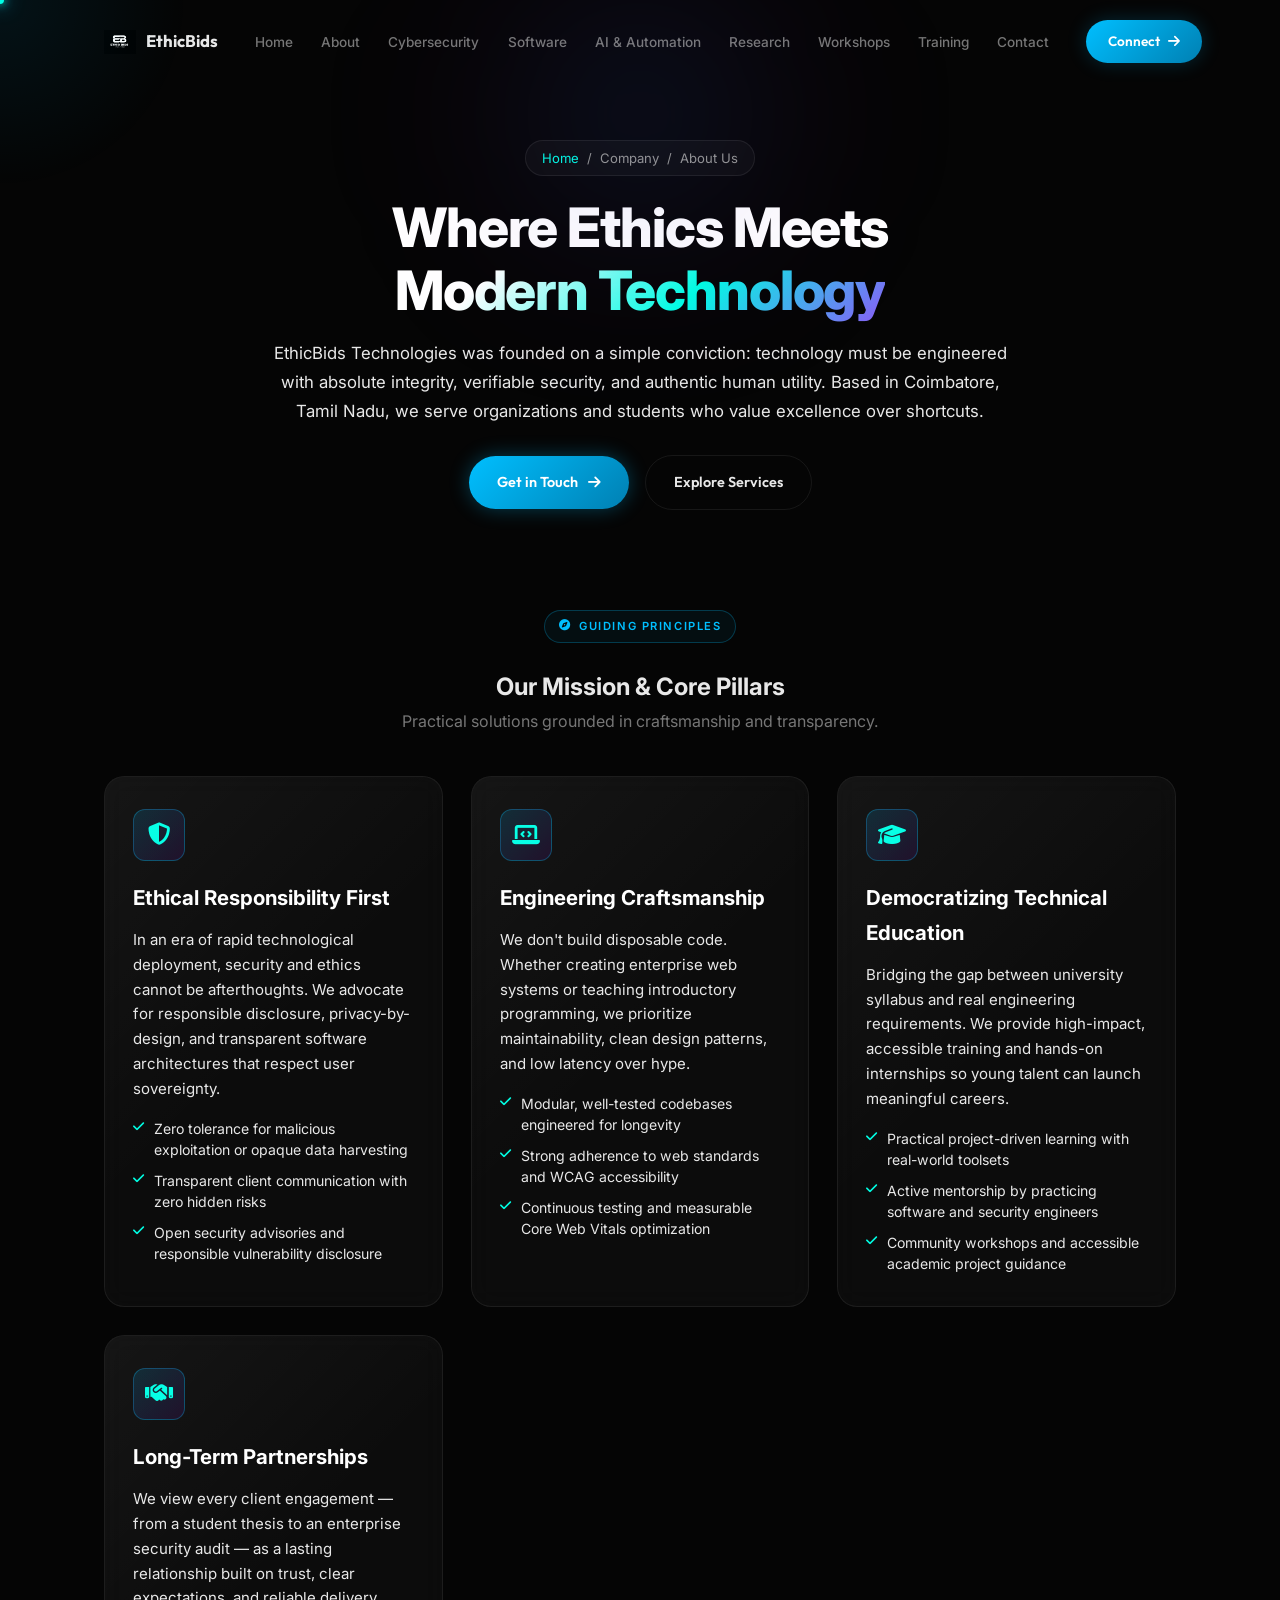
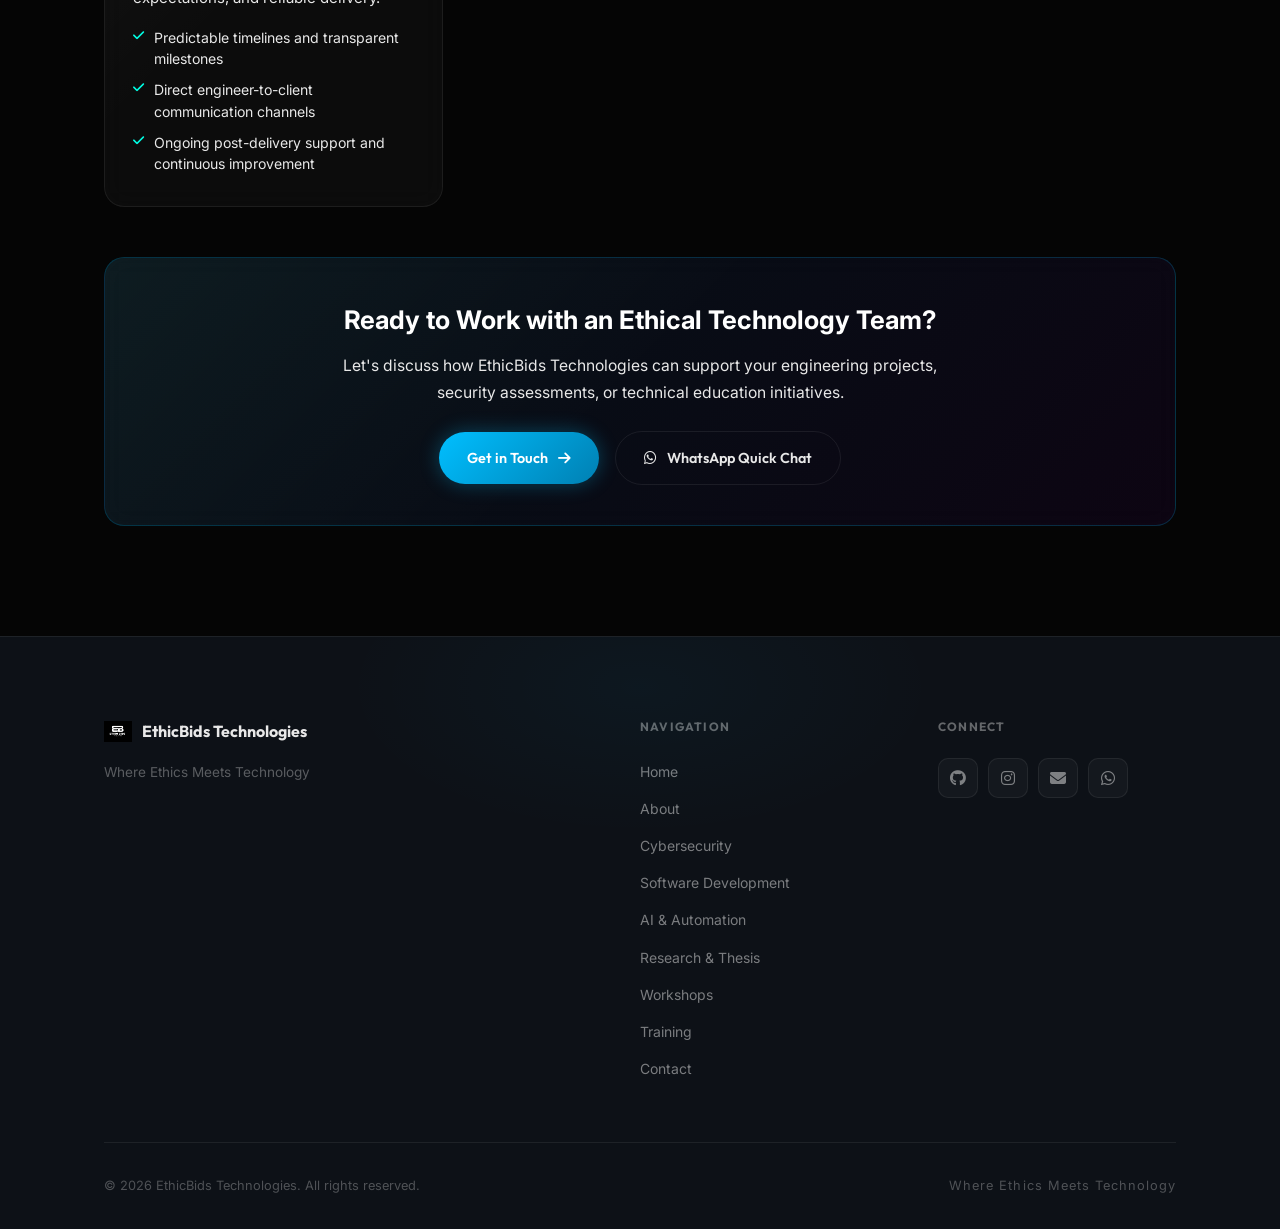
<file: about.html>
<!DOCTYPE html>
<html lang="en">

<head>
  <meta charset="UTF-8">
  <meta name="viewport" content="width=device-width, initial-scale=1.0">

  <!-- ═══ PRIMARY SEO META ════════════════════════════ -->
  <title>About EthicBids Technologies | Where Ethics Meets Technology</title>
  <meta name="description" content="Learn about EthicBids Technologies, an engineering company in Coimbatore dedicated to ethical cybersecurity, software development, AI solutions, and practical education.">
  <meta name="keywords" content="About EthicBids Technologies, EthicBids company profile, technology company Coimbatore, ethical cybersecurity Tamil Nadu, software development team Coimbatore">
  <meta name="author" content="EthicBids Technologies">
  <meta name="robots" content="index, follow, max-snippet:-1, max-image-preview:large, max-video-preview:-1">
  <link rel="canonical" href="https://ethicbids.vercel.app/about.html">

  <!-- ═══ OPEN GRAPH ════════════════════════════════════ -->
  <meta property="og:type" content="website">
  <meta property="og:url" content="https://ethicbids.vercel.app/about.html">
  <meta property="og:site_name" content="EthicBids Technologies">
  <meta property="og:title" content="About EthicBids Technologies | Where Ethics Meets Technology">
  <meta property="og:description" content="Engineering high-integrity digital systems, offensive security audits, and accessible technical training.">
  <meta property="og:image" content="https://ethicbids.vercel.app/images/logo.png">
  <meta property="og:image:width" content="512">
  <meta property="og:image:height" content="512">
  <meta property="og:image:alt" content="About EthicBids Technologies">
  <meta property="og:locale" content="en_IN">

  <!-- ═══ TWITTER CARD ══════════════════════════════════ -->
  <meta name="twitter:card" content="summary">
  <meta name="twitter:site" content="@ethicbids">
  <meta name="twitter:title" content="About EthicBids Technologies | Where Ethics Meets Technology">
  <meta name="twitter:description" content="Discover our mission, engineering philosophy, and values at EthicBids Technologies.">
  <meta name="twitter:image" content="https://ethicbids.vercel.app/images/logo.png">

  <!-- ═══ FAVICON ═══════════════════════════════════════ -->
  <link rel="icon" href="images/logo.png" type="image/png" sizes="32x32">
  <link rel="shortcut icon" href="images/logo.png" type="image/png">
  <link rel="apple-touch-icon" href="images/logo.png">

  <!-- ═══ FONTS & STYLES ════════════════════════════════ -->
  <link rel="preconnect" href="https://fonts.googleapis.com">
  <link rel="preconnect" href="https://fonts.gstatic.com" crossorigin>
  <link rel="stylesheet" href="https://fonts.googleapis.com/css2?family=Outfit:wght@300;400;500;600;700;800;900&family=Inter:wght@300;400;500;600&display=swap">
  <link rel="stylesheet" href="https://cdnjs.cloudflare.com/ajax/libs/font-awesome/6.5.1/css/all.min.css" crossorigin="anonymous">
  <link rel="stylesheet" href="styles.css">

  <!-- ═══ STRUCTURED DATA — AboutPage & Breadcrumbs ═════ -->
  <script type="application/ld+json">
  {
    "@context": "https://schema.org",
    "@type": "AboutPage",
    "name": "About EthicBids Technologies",
    "url": "https://ethicbids.vercel.app/about.html",
    "mainEntity": {
      "@type": "Organization",
      "name": "EthicBids Technologies",
      "url": "https://ethicbids.vercel.app/",
      "foundingDate": "2026",
      "description": "EthicBids Technologies delivers cybersecurity services, AI solutions, software development, cloud infrastructure, technology training, internships, and research support in Coimbatore, Tamil Nadu."
    }
  }
  </script>
  <script type="application/ld+json">
  {
    "@context": "https://schema.org",
    "@type": "BreadcrumbList",
    "itemListElement": [
      {
        "@type": "ListItem",
        "position": 1,
        "name": "Home",
        "item": "https://ethicbids.vercel.app/"
      },
      {
        "@type": "ListItem",
        "position": 2,
        "name": "About Us",
        "item": "https://ethicbids.vercel.app/about.html"
      }
    ]
  }
  </script>
</head>

<body>
  <!-- Custom Cursor -->
  <div id="cursor-glow" class="cursor-glow" aria-hidden="true"></div>
  <div id="cursor-dot" class="cursor-dot" aria-hidden="true"></div>

  <!-- Navigation -->
  <nav id="navbar" class="navbar" role="navigation" aria-label="Main navigation">
    <div class="nav-container">
      <a href="index.html" class="nav-logo" aria-label="EthicBids Technologies Home">
        <img src="images/logo.png" alt="EthicBids Technologies" class="nav-logo-img" width="32" height="32">
        <span class="nav-logo-text">EthicBids</span>
      </a>

      <ul class="nav-links" id="navLinks" role="list">
        <li><a href="index.html" class="nav-link">Home</a></li>
        <li><a href="about.html" class="nav-link active">About</a></li>
        <li><a href="cybersecurity.html" class="nav-link">Cybersecurity</a></li>
        <li><a href="software-development.html" class="nav-link">Software</a></li>
        <li><a href="ai-solutions.html" class="nav-link">AI &amp; Automation</a></li>
        <li><a href="research-projects.html" class="nav-link">Research</a></li>
        <li><a href="workshops.html" class="nav-link">Workshops</a></li>
        <li><a href="training.html" class="nav-link">Training</a></li>
        <li><a href="contact.html" class="nav-link">Contact</a></li>
      </ul>

      <a href="contact.html" class="nav-cta magnetic-btn" id="navCta">
        <span>Connect</span>
        <i class="fas fa-arrow-right" aria-hidden="true"></i>
      </a>

      <button class="nav-toggle" id="navToggle" aria-label="Toggle mobile menu" aria-expanded="false">
        <span class="toggle-bar"></span>
        <span class="toggle-bar"></span>
        <span class="toggle-bar"></span>
      </button>
    </div>

    <!-- Mobile Menu -->
    <div class="mobile-menu" id="mobileMenu" aria-hidden="true">
      <ul class="mobile-links" role="list">
        <li><a href="index.html" class="mobile-link">Home</a></li>
        <li><a href="about.html" class="mobile-link">About</a></li>
        <li><a href="cybersecurity.html" class="mobile-link">Cybersecurity</a></li>
        <li><a href="software-development.html" class="mobile-link">Software</a></li>
        <li><a href="ai-solutions.html" class="mobile-link">AI &amp; Automation</a></li>
        <li><a href="research-projects.html" class="mobile-link">Research</a></li>
        <li><a href="workshops.html" class="mobile-link">Workshops</a></li>
        <li><a href="training.html" class="mobile-link">Training</a></li>
        <li><a href="contact.html" class="mobile-link">Contact</a></li>
      </ul>
      <a href="contact.html" class="mobile-cta">Connect &rarr;</a>
    </div>
  </nav>

  <!-- Hero Section -->
  <header class="subpage-hero">
    <div class="subpage-hero-glow" aria-hidden="true"></div>
    <div class="container">
      <div class="breadcrumbs">
        <a href="index.html">Home</a>
        <span>/</span>
        <span>Company</span>
        <span>/</span>
        <span>About Us</span>
      </div>
      <h1 class="subpage-title">
        Where Ethics Meets <br>
        <span class="subpage-title-gradient">Modern Technology</span>
      </h1>
      <p class="subpage-subtitle">
        EthicBids Technologies was founded on a simple conviction: technology must be engineered with absolute integrity, verifiable security, and authentic human utility. Based in Coimbatore, Tamil Nadu, we serve organizations and students who value excellence over shortcuts.
      </p>
      <div class="hero-actions">
        <a href="contact.html" class="btn btn-primary magnetic-btn">
          <span>Get in Touch</span>
          <i class="fas fa-arrow-right" aria-hidden="true"></i>
        </a>
        <a href="index.html#services" class="btn btn-ghost magnetic-btn">
          <span>Explore Services</span>
        </a>
      </div>
    </div>
  </header>

  <!-- Main Content -->
  <main class="subpage-content">
    <div class="container">
      <div class="section-header text-center" style="margin-bottom: 40px;">
        <span class="section-tag"><i class="fas fa-compass"></i> Guiding Principles</span>
        <h2 class="section-title">Our Mission &amp; Core Pillars</h2>
        <p class="section-desc">Practical solutions grounded in craftsmanship and transparency.</p>
      </div>

      <div class="content-grid-2col">
        <!-- Card 1 -->
        <article class="content-card glass-card">
          <div class="content-card-icon">
            <i class="fas fa-shield-halved"></i>
          </div>
          <h3>Ethical Responsibility First</h3>
          <p>
            In an era of rapid technological deployment, security and ethics cannot be afterthoughts. We advocate for responsible disclosure, privacy-by-design, and transparent software architectures that respect user sovereignty.
          </p>
          <ul class="feature-checklist">
            <li><i class="fas fa-check"></i> Zero tolerance for malicious exploitation or opaque data harvesting</li>
            <li><i class="fas fa-check"></i> Transparent client communication with zero hidden risks</li>
            <li><i class="fas fa-check"></i> Open security advisories and responsible vulnerability disclosure</li>
          </ul>
        </article>

        <!-- Card 2 -->
        <article class="content-card glass-card">
          <div class="content-card-icon">
            <i class="fas fa-laptop-code"></i>
          </div>
          <h3>Engineering Craftsmanship</h3>
          <p>
            We don't build disposable code. Whether creating enterprise web systems or teaching introductory programming, we prioritize maintainability, clean design patterns, and low latency over hype.
          </p>
          <ul class="feature-checklist">
            <li><i class="fas fa-check"></i> Modular, well-tested codebases engineered for longevity</li>
            <li><i class="fas fa-check"></i> Strong adherence to web standards and WCAG accessibility</li>
            <li><i class="fas fa-check"></i> Continuous testing and measurable Core Web Vitals optimization</li>
          </ul>
        </article>

        <!-- Card 3 -->
        <article class="content-card glass-card">
          <div class="content-card-icon">
            <i class="fas fa-graduation-cap"></i>
          </div>
          <h3>Democratizing Technical Education</h3>
          <p>
            Bridging the gap between university syllabus and real engineering requirements. We provide high-impact, accessible training and hands-on internships so young talent can launch meaningful careers.
          </p>
          <ul class="feature-checklist">
            <li><i class="fas fa-check"></i> Practical project-driven learning with real-world toolsets</li>
            <li><i class="fas fa-check"></i> Active mentorship by practicing software and security engineers</li>
            <li><i class="fas fa-check"></i> Community workshops and accessible academic project guidance</li>
          </ul>
        </article>

        <!-- Card 4 -->
        <article class="content-card glass-card">
          <div class="content-card-icon">
            <i class="fas fa-handshake"></i>
          </div>
          <h3>Long-Term Partnerships</h3>
          <p>
            We view every client engagement — from a student thesis to an enterprise security audit — as a lasting relationship built on trust, clear expectations, and reliable delivery.
          </p>
          <ul class="feature-checklist">
            <li><i class="fas fa-check"></i> Predictable timelines and transparent milestones</li>
            <li><i class="fas fa-check"></i> Direct engineer-to-client communication channels</li>
            <li><i class="fas fa-check"></i> Ongoing post-delivery support and continuous improvement</li>
          </ul>
        </article>
      </div>

      <!-- Action Banner -->
      <section class="highlight-banner glass-card" aria-label="Partner with us call to action">
        <h2>Ready to Work with an Ethical Technology Team?</h2>
        <p>
          Let's discuss how EthicBids Technologies can support your engineering projects, security assessments, or technical education initiatives.
        </p>
        <a href="contact.html" class="btn btn-primary magnetic-btn">
          <span>Get in Touch</span>
          <i class="fas fa-arrow-right" aria-hidden="true"></i>
        </a>
        <a href="https://wa.me/916383649726" target="_blank" rel="noopener" class="btn btn-ghost magnetic-btn">
          <i class="fab fa-whatsapp" aria-hidden="true"></i>
          <span>WhatsApp Quick Chat</span>
        </a>
      </section>
    </div>
  </main>

  <!-- Footer -->
  <footer class="footer" role="contentinfo">
    <div class="footer-glow" aria-hidden="true"></div>
    <div class="container">
      <div class="footer-top">
        <div class="footer-brand">
          <a href="index.html" class="footer-logo" aria-label="EthicBids Technologies — Home">
            <img src="images/logo.png" alt="EthicBids Technologies" class="footer-logo-img" width="28" height="28" loading="lazy">
            <span>EthicBids Technologies</span>
          </a>
          <p class="footer-tagline">Where Ethics Meets Technology</p>
        </div>

        <nav class="footer-nav" aria-label="Footer navigation">
          <h4>Navigation</h4>
          <ul role="list">
            <li><a href="index.html">Home</a></li>
            <li><a href="about.html">About</a></li>
            <li><a href="cybersecurity.html">Cybersecurity</a></li>
            <li><a href="software-development.html">Software Development</a></li>
            <li><a href="ai-solutions.html">AI &amp; Automation</a></li>
            <li><a href="research-projects.html">Research &amp; Thesis</a></li>
            <li><a href="workshops.html">Workshops</a></li>
            <li><a href="training.html">Training</a></li>
            <li><a href="contact.html">Contact</a></li>
          </ul>
        </nav>

        <div class="footer-social">
          <h4>Connect</h4>
          <div class="footer-social-links">
            <a href="https://github.com/ethicbids-tech" target="_blank" rel="noopener" class="footer-social-link" aria-label="GitHub">
              <i class="fab fa-github" aria-hidden="true"></i>
            </a>
            <a href="https://instagram.com/ethicbids_official" target="_blank" rel="noopener" class="footer-social-link" aria-label="Instagram">
              <i class="fab fa-instagram" aria-hidden="true"></i>
            </a>
            <a href="mailto:ethicbids@gmail.com" class="footer-social-link" aria-label="Email">
              <i class="fas fa-envelope" aria-hidden="true"></i>
            </a>
            <a href="https://wa.me/916383649726" target="_blank" rel="noopener" class="footer-social-link" aria-label="WhatsApp">
              <i class="fab fa-whatsapp" aria-hidden="true"></i>
            </a>
          </div>
        </div>
      </div>

      <div class="footer-bottom">
        <p>&copy; 2026 EthicBids Technologies. All rights reserved.</p>
        <p class="footer-bottom-tagline">Where Ethics Meets Technology</p>
      </div>
    </div>
  </footer>

  <script src="script.js" defer></script>
</body>

</html>
</file>
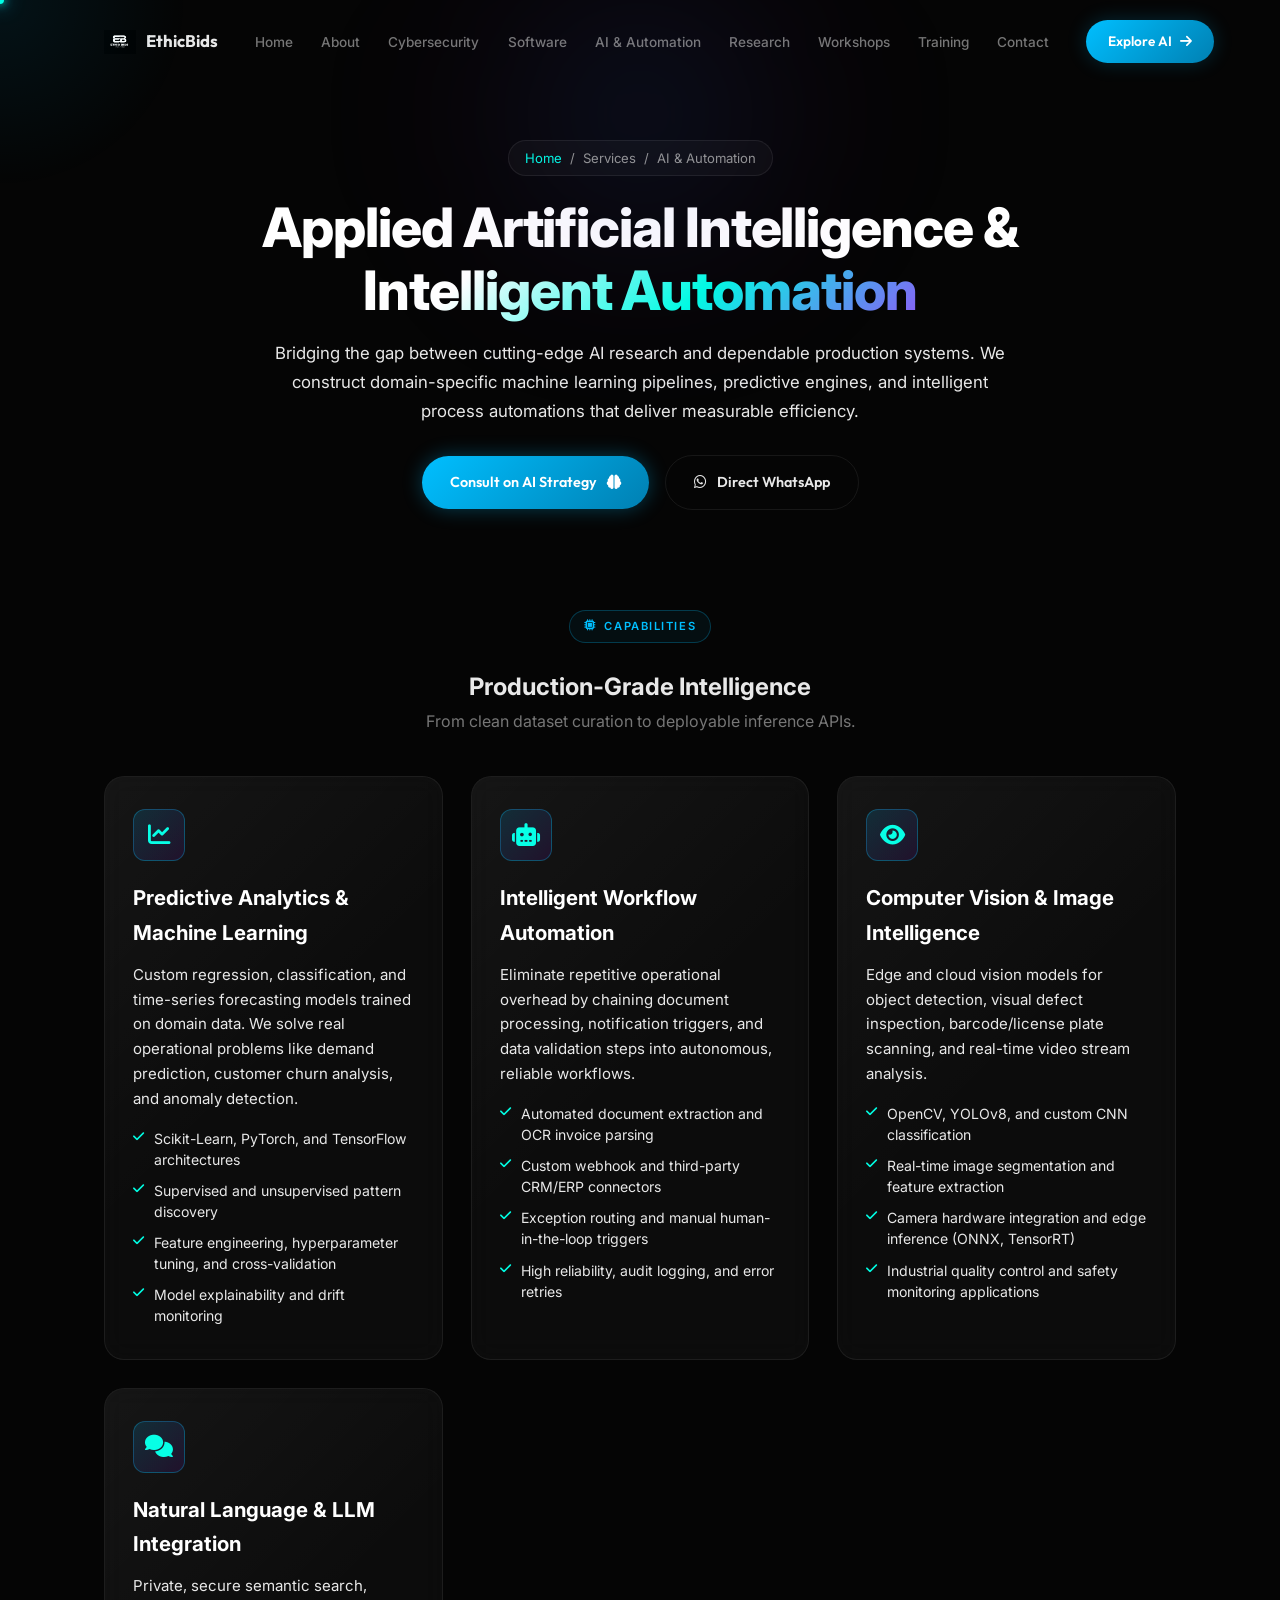
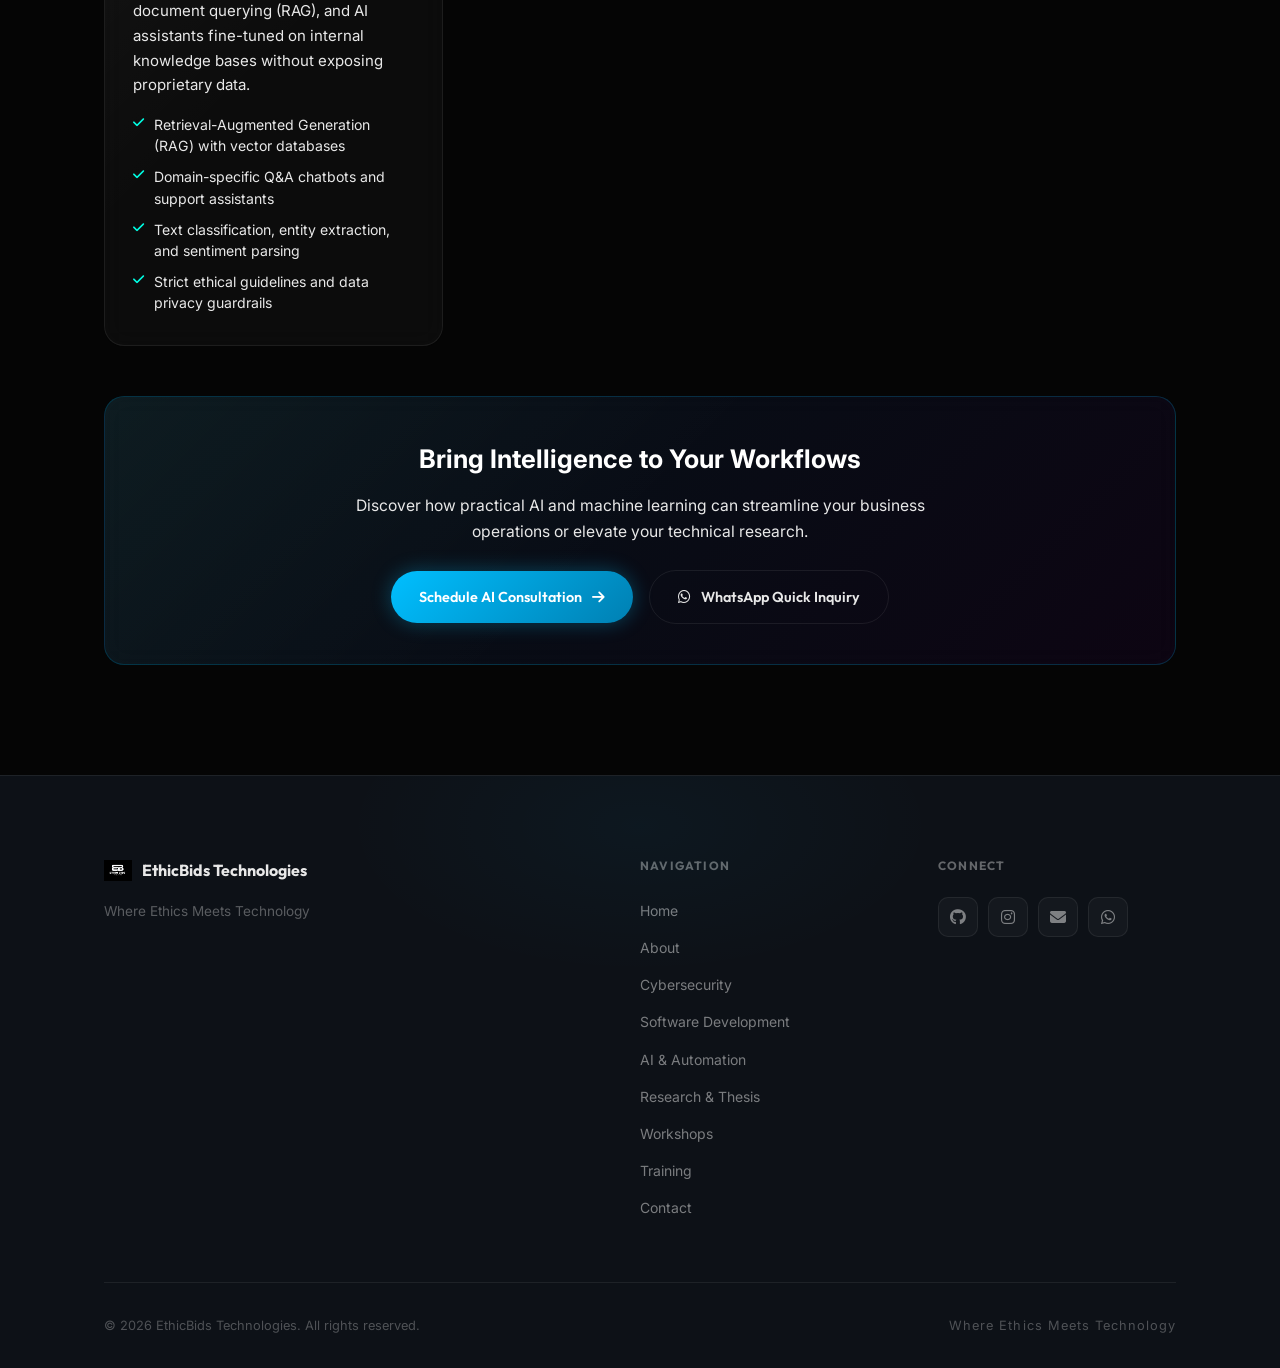
<file: ai-solutions.html>
<!DOCTYPE html>
<html lang="en">

<head>
  <meta charset="UTF-8">
  <meta name="viewport" content="width=device-width, initial-scale=1.0">

  <!-- ═══ PRIMARY SEO META ════════════════════════════ -->
  <title>AI &amp; Intelligent Automation Solutions | EthicBids Technologies</title>
  <meta name="description" content="EthicBids Technologies implements practical AI, machine learning models, computer vision systems, and workflow automation for businesses in Coimbatore, Tamil Nadu.">
  <meta name="keywords" content="EthicBids AI Solutions, artificial intelligence Coimbatore, machine learning development Tamil Nadu, intelligent automation, NLP systems, computer vision models, LLM integration">
  <meta name="author" content="EthicBids Technologies">
  <meta name="robots" content="index, follow, max-snippet:-1, max-image-preview:large, max-video-preview:-1">
  <link rel="canonical" href="https://ethicbids.vercel.app/ai-solutions.html">

  <!-- ═══ OPEN GRAPH ════════════════════════════════════ -->
  <meta property="og:type" content="website">
  <meta property="og:url" content="https://ethicbids.vercel.app/ai-solutions.html">
  <meta property="og:site_name" content="EthicBids Technologies">
  <meta property="og:title" content="AI &amp; Intelligent Automation Solutions | EthicBids Technologies">
  <meta property="og:description" content="Production-ready machine learning and automated workflow engineering by EthicBids Technologies.">
  <meta property="og:image" content="https://ethicbids.vercel.app/images/logo.png">
  <meta property="og:image:width" content="512">
  <meta property="og:image:height" content="512">
  <meta property="og:image:alt" content="EthicBids Technologies AI Solutions">
  <meta property="og:locale" content="en_IN">

  <!-- ═══ TWITTER CARD ══════════════════════════════════ -->
  <meta name="twitter:card" content="summary">
  <meta name="twitter:site" content="@ethicbids">
  <meta name="twitter:title" content="AI &amp; Intelligent Automation Solutions | EthicBids Technologies">
  <meta name="twitter:description" content="Practical machine learning, computer vision, and workflow automation engineered ethically.">
  <meta name="twitter:image" content="https://ethicbids.vercel.app/images/logo.png">

  <!-- ═══ FAVICON ═══════════════════════════════════════ -->
  <link rel="icon" href="images/logo.png" type="image/png" sizes="32x32">
  <link rel="shortcut icon" href="images/logo.png" type="image/png">
  <link rel="apple-touch-icon" href="images/logo.png">

  <!-- ═══ FONTS & STYLES ════════════════════════════════ -->
  <link rel="preconnect" href="https://fonts.googleapis.com">
  <link rel="preconnect" href="https://fonts.gstatic.com" crossorigin>
  <link rel="stylesheet" href="https://fonts.googleapis.com/css2?family=Outfit:wght@300;400;500;600;700;800;900&family=Inter:wght@300;400;500;600&display=swap">
  <link rel="stylesheet" href="https://cdnjs.cloudflare.com/ajax/libs/font-awesome/6.5.1/css/all.min.css" crossorigin="anonymous">
  <link rel="stylesheet" href="styles.css">

  <!-- ═══ STRUCTURED DATA — Service & Breadcrumbs ═══════ -->
  <script type="application/ld+json">
  {
    "@context": "https://schema.org",
    "@type": "Service",
    "name": "AI & Intelligent Automation Solutions",
    "provider": {
      "@type": "Organization",
      "name": "EthicBids Technologies",
      "url": "https://ethicbids.vercel.app/"
    },
    "serviceType": "Artificial Intelligence & Automation",
    "description": "Custom machine learning models, predictive data pipelines, natural language processing, computer vision, and robotic process automation in Coimbatore.",
    "areaServed": {
      "@type": "City",
      "name": "Coimbatore"
    },
    "hasOfferCatalog": {
      "@type": "OfferCatalog",
      "name": "AI Capabilities",
      "itemListElement": [
        {
          "@type": "Offer",
          "itemOffered": {
            "@type": "Service",
            "name": "Machine Learning & Predictive Modeling"
          }
        },
        {
          "@type": "Offer",
          "itemOffered": {
            "@type": "Service",
            "name": "Business Process Automation & Workflows"
          }
        },
        {
          "@type": "Offer",
          "itemOffered": {
            "@type": "Service",
            "name": "Computer Vision & NLP Integration"
          }
        }
      ]
    }
  }
  </script>
  <script type="application/ld+json">
  {
    "@context": "https://schema.org",
    "@type": "BreadcrumbList",
    "itemListElement": [
      {
        "@type": "ListItem",
        "position": 1,
        "name": "Home",
        "item": "https://ethicbids.vercel.app/"
      },
      {
        "@type": "ListItem",
        "position": 2,
        "name": "AI Solutions",
        "item": "https://ethicbids.vercel.app/ai-solutions.html"
      }
    ]
  }
  </script>
</head>

<body>
  <!-- Custom Cursor -->
  <div id="cursor-glow" class="cursor-glow" aria-hidden="true"></div>
  <div id="cursor-dot" class="cursor-dot" aria-hidden="true"></div>

  <!-- Navigation -->
  <nav id="navbar" class="navbar" role="navigation" aria-label="Main navigation">
    <div class="nav-container">
      <a href="index.html" class="nav-logo" aria-label="EthicBids Technologies Home">
        <img src="images/logo.png" alt="EthicBids Technologies" class="nav-logo-img" width="32" height="32">
        <span class="nav-logo-text">EthicBids</span>
      </a>

      <ul class="nav-links" id="navLinks" role="list">
        <li><a href="index.html" class="nav-link">Home</a></li>
        <li><a href="about.html" class="nav-link">About</a></li>
        <li><a href="cybersecurity.html" class="nav-link">Cybersecurity</a></li>
        <li><a href="software-development.html" class="nav-link">Software</a></li>
        <li><a href="ai-solutions.html" class="nav-link active">AI &amp; Automation</a></li>
        <li><a href="research-projects.html" class="nav-link">Research</a></li>
        <li><a href="workshops.html" class="nav-link">Workshops</a></li>
        <li><a href="training.html" class="nav-link">Training</a></li>
        <li><a href="contact.html" class="nav-link">Contact</a></li>
      </ul>

      <a href="contact.html" class="nav-cta magnetic-btn" id="navCta">
        <span>Explore AI</span>
        <i class="fas fa-arrow-right" aria-hidden="true"></i>
      </a>

      <button class="nav-toggle" id="navToggle" aria-label="Toggle mobile menu" aria-expanded="false">
        <span class="toggle-bar"></span>
        <span class="toggle-bar"></span>
        <span class="toggle-bar"></span>
      </button>
    </div>

    <!-- Mobile Menu -->
    <div class="mobile-menu" id="mobileMenu" aria-hidden="true">
      <ul class="mobile-links" role="list">
        <li><a href="index.html" class="mobile-link">Home</a></li>
        <li><a href="about.html" class="mobile-link">About</a></li>
        <li><a href="cybersecurity.html" class="mobile-link">Cybersecurity</a></li>
        <li><a href="software-development.html" class="mobile-link">Software</a></li>
        <li><a href="ai-solutions.html" class="mobile-link">AI &amp; Automation</a></li>
        <li><a href="research-projects.html" class="mobile-link">Research</a></li>
        <li><a href="workshops.html" class="mobile-link">Workshops</a></li>
        <li><a href="training.html" class="mobile-link">Training</a></li>
        <li><a href="contact.html" class="mobile-link">Contact</a></li>
      </ul>
      <a href="contact.html" class="mobile-cta">Explore AI &rarr;</a>
    </div>
  </nav>

  <!-- Hero Section -->
  <header class="subpage-hero">
    <div class="subpage-hero-glow" aria-hidden="true"></div>
    <div class="container">
      <div class="breadcrumbs">
        <a href="index.html">Home</a>
        <span>/</span>
        <span>Services</span>
        <span>/</span>
        <span>AI &amp; Automation</span>
      </div>
      <h1 class="subpage-title">
        Applied Artificial Intelligence &amp; <br>
        <span class="subpage-title-gradient">Intelligent Automation</span>
      </h1>
      <p class="subpage-subtitle">
        Bridging the gap between cutting-edge AI research and dependable production systems. We construct domain-specific machine learning pipelines, predictive engines, and intelligent process automations that deliver measurable efficiency.
      </p>
      <div class="hero-actions">
        <a href="contact.html" class="btn btn-primary magnetic-btn">
          <span>Consult on AI Strategy</span>
          <i class="fas fa-brain" aria-hidden="true"></i>
        </a>
        <a href="https://wa.me/916383649726" target="_blank" rel="noopener" class="btn btn-ghost magnetic-btn">
          <i class="fab fa-whatsapp" aria-hidden="true"></i>
          <span>Direct WhatsApp</span>
        </a>
      </div>
    </div>
  </header>

  <!-- Main Content -->
  <main class="subpage-content">
    <div class="container">
      <div class="section-header text-center" style="margin-bottom: 40px;">
        <span class="section-tag"><i class="fas fa-microchip"></i> Capabilities</span>
        <h2 class="section-title">Production-Grade Intelligence</h2>
        <p class="section-desc">From clean dataset curation to deployable inference APIs.</p>
      </div>

      <div class="content-grid-2col">
        <!-- Card 1 -->
        <article class="content-card glass-card">
          <div class="content-card-icon">
            <i class="fas fa-chart-line"></i>
          </div>
          <h3>Predictive Analytics &amp; Machine Learning</h3>
          <p>
            Custom regression, classification, and time-series forecasting models trained on domain data. We solve real operational problems like demand prediction, customer churn analysis, and anomaly detection.
          </p>
          <ul class="feature-checklist">
            <li><i class="fas fa-check"></i> Scikit-Learn, PyTorch, and TensorFlow architectures</li>
            <li><i class="fas fa-check"></i> Supervised and unsupervised pattern discovery</li>
            <li><i class="fas fa-check"></i> Feature engineering, hyperparameter tuning, and cross-validation</li>
            <li><i class="fas fa-check"></i> Model explainability and drift monitoring</li>
          </ul>
        </article>

        <!-- Card 2 -->
        <article class="content-card glass-card">
          <div class="content-card-icon">
            <i class="fas fa-robot"></i>
          </div>
          <h3>Intelligent Workflow Automation</h3>
          <p>
            Eliminate repetitive operational overhead by chaining document processing, notification triggers, and data validation steps into autonomous, reliable workflows.
          </p>
          <ul class="feature-checklist">
            <li><i class="fas fa-check"></i> Automated document extraction and OCR invoice parsing</li>
            <li><i class="fas fa-check"></i> Custom webhook and third-party CRM/ERP connectors</li>
            <li><i class="fas fa-check"></i> Exception routing and manual human-in-the-loop triggers</li>
            <li><i class="fas fa-check"></i> High reliability, audit logging, and error retries</li>
          </ul>
        </article>

        <!-- Card 3 -->
        <article class="content-card glass-card">
          <div class="content-card-icon">
            <i class="fas fa-eye"></i>
          </div>
          <h3>Computer Vision &amp; Image Intelligence</h3>
          <p>
            Edge and cloud vision models for object detection, visual defect inspection, barcode/license plate scanning, and real-time video stream analysis.
          </p>
          <ul class="feature-checklist">
            <li><i class="fas fa-check"></i> OpenCV, YOLOv8, and custom CNN classification</li>
            <li><i class="fas fa-check"></i> Real-time image segmentation and feature extraction</li>
            <li><i class="fas fa-check"></i> Camera hardware integration and edge inference (ONNX, TensorRT)</li>
            <li><i class="fas fa-check"></i> Industrial quality control and safety monitoring applications</li>
          </ul>
        </article>

        <!-- Card 4 -->
        <article class="content-card glass-card">
          <div class="content-card-icon">
            <i class="fas fa-comments"></i>
          </div>
          <h3>Natural Language &amp; LLM Integration</h3>
          <p>
            Private, secure semantic search, document querying (RAG), and AI assistants fine-tuned on internal knowledge bases without exposing proprietary data.
          </p>
          <ul class="feature-checklist">
            <li><i class="fas fa-check"></i> Retrieval-Augmented Generation (RAG) with vector databases</li>
            <li><i class="fas fa-check"></i> Domain-specific Q&amp;A chatbots and support assistants</li>
            <li><i class="fas fa-check"></i> Text classification, entity extraction, and sentiment parsing</li>
            <li><i class="fas fa-check"></i> Strict ethical guidelines and data privacy guardrails</li>
          </ul>
        </article>
      </div>

      <!-- Action Banner -->
      <section class="highlight-banner glass-card" aria-label="AI consultation call to action">
        <h2>Bring Intelligence to Your Workflows</h2>
        <p>
          Discover how practical AI and machine learning can streamline your business operations or elevate your technical research.
        </p>
        <a href="contact.html" class="btn btn-primary magnetic-btn">
          <span>Schedule AI Consultation</span>
          <i class="fas fa-arrow-right" aria-hidden="true"></i>
        </a>
        <a href="https://wa.me/916383649726" target="_blank" rel="noopener" class="btn btn-ghost magnetic-btn">
          <i class="fab fa-whatsapp" aria-hidden="true"></i>
          <span>WhatsApp Quick Inquiry</span>
        </a>
      </section>
    </div>
  </main>

  <!-- Footer -->
  <footer class="footer" role="contentinfo">
    <div class="footer-glow" aria-hidden="true"></div>
    <div class="container">
      <div class="footer-top">
        <div class="footer-brand">
          <a href="index.html" class="footer-logo" aria-label="EthicBids Technologies — Home">
            <img src="images/logo.png" alt="EthicBids Technologies" class="footer-logo-img" width="28" height="28" loading="lazy">
            <span>EthicBids Technologies</span>
          </a>
          <p class="footer-tagline">Where Ethics Meets Technology</p>
        </div>

        <nav class="footer-nav" aria-label="Footer navigation">
          <h4>Navigation</h4>
          <ul role="list">
            <li><a href="index.html">Home</a></li>
            <li><a href="about.html">About</a></li>
            <li><a href="cybersecurity.html">Cybersecurity</a></li>
            <li><a href="software-development.html">Software Development</a></li>
            <li><a href="ai-solutions.html">AI &amp; Automation</a></li>
            <li><a href="research-projects.html">Research &amp; Thesis</a></li>
            <li><a href="workshops.html">Workshops</a></li>
            <li><a href="training.html">Training</a></li>
            <li><a href="contact.html">Contact</a></li>
          </ul>
        </nav>

        <div class="footer-social">
          <h4>Connect</h4>
          <div class="footer-social-links">
            <a href="https://github.com/ethicbids-tech" target="_blank" rel="noopener" class="footer-social-link" aria-label="GitHub">
              <i class="fab fa-github" aria-hidden="true"></i>
            </a>
            <a href="https://instagram.com/ethicbids_official" target="_blank" rel="noopener" class="footer-social-link" aria-label="Instagram">
              <i class="fab fa-instagram" aria-hidden="true"></i>
            </a>
            <a href="mailto:ethicbids@gmail.com" class="footer-social-link" aria-label="Email">
              <i class="fas fa-envelope" aria-hidden="true"></i>
            </a>
            <a href="https://wa.me/916383649726" target="_blank" rel="noopener" class="footer-social-link" aria-label="WhatsApp">
              <i class="fab fa-whatsapp" aria-hidden="true"></i>
            </a>
          </div>
        </div>
      </div>

      <div class="footer-bottom">
        <p>&copy; 2026 EthicBids Technologies. All rights reserved.</p>
        <p class="footer-bottom-tagline">Where Ethics Meets Technology</p>
      </div>
    </div>
  </footer>

  <script src="script.js" defer></script>
</body>

</html>
</file>
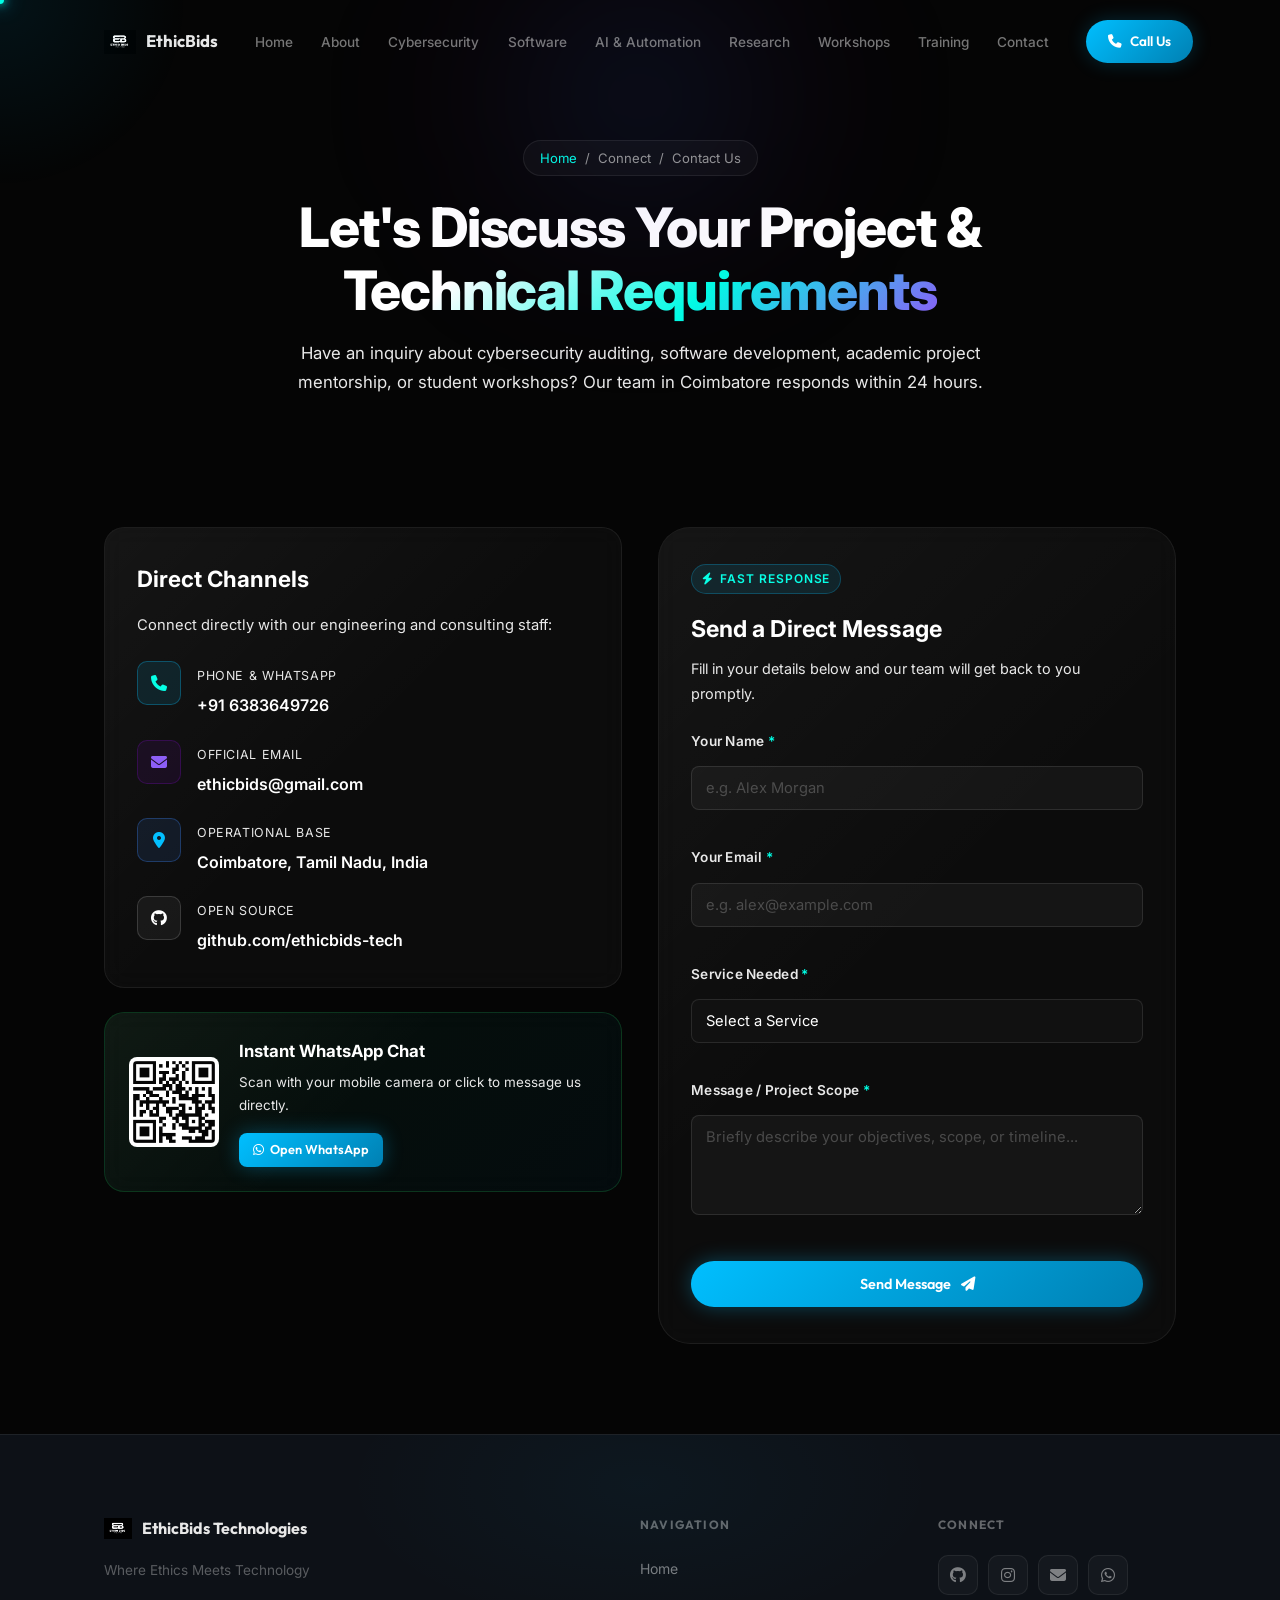
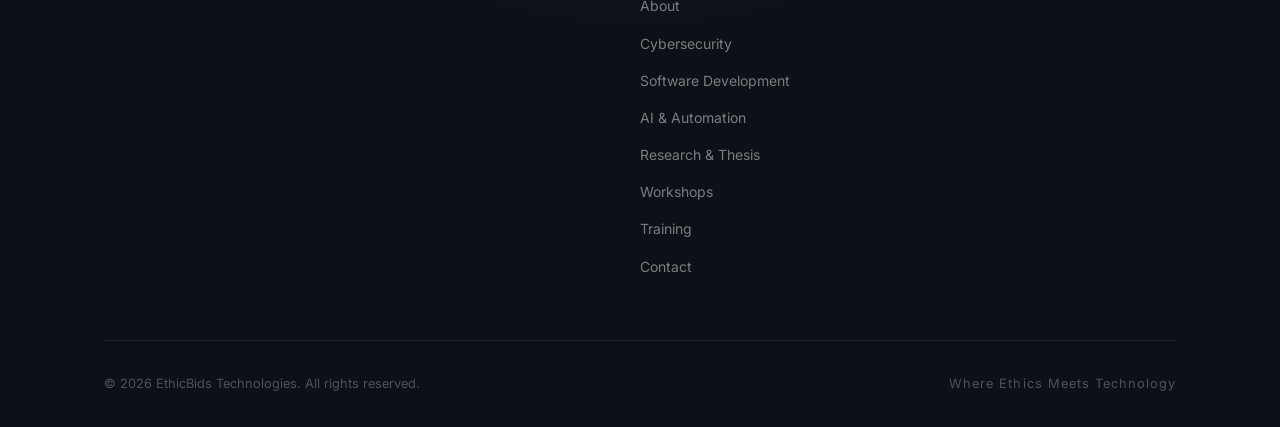
<file: contact.html>
<!DOCTYPE html>
<html lang="en">

<head>
  <meta charset="UTF-8">
  <meta name="viewport" content="width=device-width, initial-scale=1.0">

  <!-- ═══ PRIMARY SEO META ════════════════════════════ -->
  <title>Contact EthicBids Technologies | Coimbatore, Tamil Nadu</title>
  <meta name="description" content="Get in touch with EthicBids Technologies in Coimbatore for cybersecurity audits, custom software engineering, AI solutions, academic projects, or technology training.">
  <meta name="keywords" content="Contact EthicBids, EthicBids Technologies Coimbatore contact, hire cybersecurity team Coimbatore, software development inquiry Tamil Nadu, WhatsApp EthicBids">
  <meta name="author" content="EthicBids Technologies">
  <meta name="robots" content="index, follow, max-snippet:-1, max-image-preview:large, max-video-preview:-1">
  <link rel="canonical" href="https://ethicbids.vercel.app/contact.html">

  <!-- ═══ OPEN GRAPH ════════════════════════════════════ -->
  <meta property="og:type" content="website">
  <meta property="og:url" content="https://ethicbids.vercel.app/contact.html">
  <meta property="og:site_name" content="EthicBids Technologies">
  <meta property="og:title" content="Contact EthicBids Technologies | Coimbatore, Tamil Nadu">
  <meta property="og:description" content="Reach our engineering team directly via online inquiry, email, or direct WhatsApp.">
  <meta property="og:image" content="https://ethicbids.vercel.app/images/logo.png">
  <meta property="og:image:width" content="512">
  <meta property="og:image:height" content="512">
  <meta property="og:image:alt" content="Contact EthicBids Technologies">
  <meta property="og:locale" content="en_IN">

  <!-- ═══ TWITTER CARD ══════════════════════════════════ -->
  <meta name="twitter:card" content="summary">
  <meta name="twitter:site" content="@ethicbids">
  <meta name="twitter:title" content="Contact EthicBids Technologies | Coimbatore, Tamil Nadu">
  <meta name="twitter:description" content="Connect with our technical consulting team in Coimbatore.">
  <meta name="twitter:image" content="https://ethicbids.vercel.app/images/logo.png">

  <!-- ═══ FAVICON ═══════════════════════════════════════ -->
  <link rel="icon" href="images/logo.png" type="image/png" sizes="32x32">
  <link rel="shortcut icon" href="images/logo.png" type="image/png">
  <link rel="apple-touch-icon" href="images/logo.png">

  <!-- ═══ FONTS & STYLES ════════════════════════════════ -->
  <link rel="preconnect" href="https://fonts.googleapis.com">
  <link rel="preconnect" href="https://fonts.gstatic.com" crossorigin>
  <link rel="stylesheet" href="https://fonts.googleapis.com/css2?family=Outfit:wght@300;400;500;600;700;800;900&family=Inter:wght@300;400;500;600&display=swap">
  <link rel="stylesheet" href="https://cdnjs.cloudflare.com/ajax/libs/font-awesome/6.5.1/css/all.min.css" crossorigin="anonymous">
  <link rel="stylesheet" href="styles.css">

  <!-- ═══ STRUCTURED DATA — ContactPage & Breadcrumbs ═══ -->
  <script type="application/ld+json">
  {
    "@context": "https://schema.org",
    "@type": "ContactPage",
    "name": "Contact EthicBids Technologies",
    "url": "https://ethicbids.vercel.app/contact.html",
    "mainEntity": {
      "@type": "Organization",
      "name": "EthicBids Technologies",
      "url": "https://ethicbids.vercel.app/",
      "telephone": "+91-6383649726",
      "email": "ethicbids@gmail.com",
      "areaServed": [
        {
          "@type": "City",
          "name": "Coimbatore"
        },
        {
          "@type": "State",
          "name": "Tamil Nadu"
        },
        {
          "@type": "Country",
          "name": "India"
        }
      ]
    }
  }
  </script>
  <script type="application/ld+json">
  {
    "@context": "https://schema.org",
    "@type": "BreadcrumbList",
    "itemListElement": [
      {
        "@type": "ListItem",
        "position": 1,
        "name": "Home",
        "item": "https://ethicbids.vercel.app/"
      },
      {
        "@type": "ListItem",
        "position": 2,
        "name": "Contact",
        "item": "https://ethicbids.vercel.app/contact.html"
      }
    ]
  }
  </script>
</head>

<body>
  <!-- Custom Cursor -->
  <div id="cursor-glow" class="cursor-glow" aria-hidden="true"></div>
  <div id="cursor-dot" class="cursor-dot" aria-hidden="true"></div>

  <!-- Navigation -->
  <nav id="navbar" class="navbar" role="navigation" aria-label="Main navigation">
    <div class="nav-container">
      <a href="index.html" class="nav-logo" aria-label="EthicBids Technologies Home">
        <img src="images/logo.png" alt="EthicBids Technologies" class="nav-logo-img" width="32" height="32">
        <span class="nav-logo-text">EthicBids</span>
      </a>

      <ul class="nav-links" id="navLinks" role="list">
        <li><a href="index.html" class="nav-link">Home</a></li>
        <li><a href="about.html" class="nav-link">About</a></li>
        <li><a href="cybersecurity.html" class="nav-link">Cybersecurity</a></li>
        <li><a href="software-development.html" class="nav-link">Software</a></li>
        <li><a href="ai-solutions.html" class="nav-link">AI &amp; Automation</a></li>
        <li><a href="research-projects.html" class="nav-link">Research</a></li>
        <li><a href="workshops.html" class="nav-link">Workshops</a></li>
        <li><a href="training.html" class="nav-link">Training</a></li>
        <li><a href="contact.html" class="nav-link active">Contact</a></li>
      </ul>

      <a href="tel:+916383649726" class="nav-cta magnetic-btn" id="navCta">
        <i class="fas fa-phone" aria-hidden="true"></i>
        <span>Call Us</span>
      </a>

      <button class="nav-toggle" id="navToggle" aria-label="Toggle mobile menu" aria-expanded="false">
        <span class="toggle-bar"></span>
        <span class="toggle-bar"></span>
        <span class="toggle-bar"></span>
      </button>
    </div>

    <!-- Mobile Menu -->
    <div class="mobile-menu" id="mobileMenu" aria-hidden="true">
      <ul class="mobile-links" role="list">
        <li><a href="index.html" class="mobile-link">Home</a></li>
        <li><a href="about.html" class="mobile-link">About</a></li>
        <li><a href="cybersecurity.html" class="mobile-link">Cybersecurity</a></li>
        <li><a href="software-development.html" class="mobile-link">Software</a></li>
        <li><a href="ai-solutions.html" class="mobile-link">AI &amp; Automation</a></li>
        <li><a href="research-projects.html" class="mobile-link">Research</a></li>
        <li><a href="workshops.html" class="mobile-link">Workshops</a></li>
        <li><a href="training.html" class="mobile-link">Training</a></li>
        <li><a href="contact.html" class="mobile-link">Contact</a></li>
      </ul>
      <a href="tel:+916383649726" class="mobile-cta">Call +91 6383649726 &rarr;</a>
    </div>
  </nav>

  <!-- Hero Section -->
  <header class="subpage-hero">
    <div class="subpage-hero-glow" aria-hidden="true"></div>
    <div class="container">
      <div class="breadcrumbs">
        <a href="index.html">Home</a>
        <span>/</span>
        <span>Connect</span>
        <span>/</span>
        <span>Contact Us</span>
      </div>
      <h1 class="subpage-title">
        Let's Discuss Your Project &amp; <br>
        <span class="subpage-title-gradient">Technical Requirements</span>
      </h1>
      <p class="subpage-subtitle">
        Have an inquiry about cybersecurity auditing, software development, academic project mentorship, or student workshops? Our team in Coimbatore responds within 24 hours.
      </p>
    </div>
  </header>

  <!-- Main Content -->
  <main class="subpage-content">
    <div class="container">
      <div class="contact-grid" style="display: grid; grid-template-columns: repeat(auto-fit, minmax(320px, 1fr)); gap: 36px; align-items: start;">
        
        <!-- Left: Direct Channels -->
        <div class="contact-channels">
          <div class="contact-info-card glass-card" style="padding: 32px; margin-bottom: 24px;">
            <h2 style="font-size: 1.4rem; color: #fff; margin-bottom: 16px;">Direct Channels</h2>
            <p style="color: var(--text-muted); font-size: 0.92rem; line-height: 1.6; margin-bottom: 24px;">
              Connect directly with our engineering and consulting staff:
            </p>

            <div class="contact-item" style="display: flex; gap: 16px; margin-bottom: 20px;">
              <div style="width: 44px; height: 44px; border-radius: 10px; background: rgba(0, 191, 255, 0.1); border: 1px solid rgba(0, 191, 255, 0.3); display: flex; align-items: center; justify-content: center; color: var(--cyan); flex-shrink: 0;">
                <i class="fas fa-phone"></i>
              </div>
              <div>
                <span style="font-size: 0.78rem; text-transform: uppercase; letter-spacing: 0.05em; color: var(--text-dim);">Phone &amp; WhatsApp</span>
                <p style="margin: 4px 0 0; font-weight: 600; color: #fff;">
                  <a href="https://wa.me/916383649726" target="_blank" rel="noopener" style="color: #fff; text-decoration: none;">+91 6383649726</a>
                </p>
              </div>
            </div>

            <div class="contact-item" style="display: flex; gap: 16px; margin-bottom: 20px;">
              <div style="width: 44px; height: 44px; border-radius: 10px; background: rgba(114, 9, 183, 0.1); border: 1px solid rgba(114, 9, 183, 0.3); display: flex; align-items: center; justify-content: center; color: var(--purple); flex-shrink: 0;">
                <i class="fas fa-envelope"></i>
              </div>
              <div>
                <span style="font-size: 0.78rem; text-transform: uppercase; letter-spacing: 0.05em; color: var(--text-dim);">Official Email</span>
                <p style="margin: 4px 0 0; font-weight: 600; color: #fff;">
                  <a href="mailto:ethicbids@gmail.com" style="color: #fff; text-decoration: none;">ethicbids@gmail.com</a>
                </p>
              </div>
            </div>

            <div class="contact-item" style="display: flex; gap: 16px; margin-bottom: 20px;">
              <div style="width: 44px; height: 44px; border-radius: 10px; background: rgba(58, 134, 255, 0.1); border: 1px solid rgba(58, 134, 255, 0.3); display: flex; align-items: center; justify-content: center; color: var(--blue); flex-shrink: 0;">
                <i class="fas fa-location-dot"></i>
              </div>
              <div>
                <span style="font-size: 0.78rem; text-transform: uppercase; letter-spacing: 0.05em; color: var(--text-dim);">Operational Base</span>
                <p style="margin: 4px 0 0; font-weight: 600; color: #fff;">Coimbatore, Tamil Nadu, India</p>
              </div>
            </div>

            <div class="contact-item" style="display: flex; gap: 16px;">
              <div style="width: 44px; height: 44px; border-radius: 10px; background: rgba(255, 255, 255, 0.05); border: 1px solid rgba(255, 255, 255, 0.15); display: flex; align-items: center; justify-content: center; color: #fff; flex-shrink: 0;">
                <i class="fab fa-github"></i>
              </div>
              <div>
                <span style="font-size: 0.78rem; text-transform: uppercase; letter-spacing: 0.05em; color: var(--text-dim);">Open Source</span>
                <p style="margin: 4px 0 0; font-weight: 600; color: #fff;">
                  <a href="https://github.com/ethicbids-tech" target="_blank" rel="noopener" style="color: #fff; text-decoration: none;">github.com/ethicbids-tech</a>
                </p>
              </div>
            </div>
          </div>

          <!-- QR Card -->
          <div class="qr-preview-card glass-card" style="padding: 24px; display: flex; align-items: center; gap: 20px;">
            <img src="images/whatsapp-qr.png" alt="EthicBids Technologies WhatsApp QR Code" style="width: 90px; height: 90px; border-radius: 8px; background: #fff; padding: 4px;" width="90" height="90">
            <div>
              <h4 style="font-size: 1.05rem; color: #fff; margin-bottom: 6px;">Instant WhatsApp Chat</h4>
              <p style="font-size: 0.84rem; color: var(--text-muted); margin-bottom: 12px;">Scan with your mobile camera or click to message us directly.</p>
              <a href="https://wa.me/916383649726" target="_blank" rel="noopener" class="btn btn-primary btn-sm magnetic-btn" style="padding: 6px 14px; font-size: 0.8rem;">
                <i class="fab fa-whatsapp"></i>
                <span>Open WhatsApp</span>
              </a>
            </div>
          </div>
        </div>

        <!-- Right: Inquiry Form -->
        <div class="contact-form-card glass-card" style="padding: 36px 32px; position: relative;">
          <div class="form-tag" style="display: inline-flex; align-items: center; gap: 6px; font-size: 0.75rem; text-transform: uppercase; letter-spacing: 0.08em; padding: 4px 10px; border-radius: 999px; background: rgba(0, 191, 255, 0.1); color: var(--cyan); border: 1px solid rgba(0, 191, 255, 0.25); margin-bottom: 16px;">
            <i class="fas fa-bolt"></i> Fast Response
          </div>
          <h2 style="font-size: 1.45rem; color: #fff; margin-bottom: 8px;">Send a Direct Message</h2>
          <p style="font-size: 0.9rem; color: var(--text-muted); margin-bottom: 24px;">Fill in your details below and our team will get back to you promptly.</p>

          <form id="contactForm" class="contact-form" action="https://formspree.io/f/mqaebrvl" method="POST">
            <div class="form-group" style="margin-bottom: 18px;">
              <label for="contactName" style="display: block; font-size: 0.85rem; color: var(--text-muted); margin-bottom: 6px;">Your Name <span style="color: var(--cyan);">*</span></label>
              <div class="input-wrap" style="position: relative;">
                <input type="text" id="contactName" name="name" class="form-input" placeholder="e.g. Alex Morgan" required style="width: 100%; padding: 12px 14px; border-radius: 8px; background: rgba(255, 255, 255, 0.04); border: 1px solid rgba(255, 255, 255, 0.1); color: #fff; font-size: 0.92rem;">
              </div>
            </div>

            <div class="form-group" style="margin-bottom: 18px;">
              <label for="contactEmail" style="display: block; font-size: 0.85rem; color: var(--text-muted); margin-bottom: 6px;">Your Email <span style="color: var(--cyan);">*</span></label>
              <div class="input-wrap" style="position: relative;">
                <input type="email" id="contactEmail" name="email" class="form-input" placeholder="e.g. alex@example.com" required style="width: 100%; padding: 12px 14px; border-radius: 8px; background: rgba(255, 255, 255, 0.04); border: 1px solid rgba(255, 255, 255, 0.1); color: #fff; font-size: 0.92rem;">
              </div>
            </div>

            <div class="form-group" style="margin-bottom: 18px;">
              <label for="contactService" style="display: block; font-size: 0.85rem; color: var(--text-muted); margin-bottom: 6px;">Service Needed <span style="color: var(--cyan);">*</span></label>
              <select id="contactService" name="service" class="form-input form-select" required style="width: 100%; padding: 12px 14px; border-radius: 8px; background: #111; border: 1px solid rgba(255, 255, 255, 0.1); color: #fff; font-size: 0.92rem;">
                <option value="" disabled selected>Select a Service</option>
                <option value="Cybersecurity Services">Cybersecurity &amp; Penetration Testing</option>
                <option value="Software Development">Software &amp; Web/Mobile Development</option>
                <option value="AI Solutions">AI &amp; Intelligent Automation</option>
                <option value="Technology Training">Technology Training &amp; Internships</option>
                <option value="Workshops">Campus Workshops &amp; Seminars</option>
                <option value="Research &amp; Projects">Student Projects &amp; Research Paper Guidance</option>
                <option value="Technology Consulting">General Technology Consulting</option>
              </select>
            </div>

            <div class="form-group" style="margin-bottom: 22px;">
              <label for="contactMessage" style="display: block; font-size: 0.85rem; color: var(--text-muted); margin-bottom: 6px;">Message / Project Scope <span style="color: var(--cyan);">*</span></label>
              <textarea id="contactMessage" name="message" class="form-input form-textarea" rows="4" placeholder="Briefly describe your objectives, scope, or timeline..." required style="width: 100%; padding: 12px 14px; border-radius: 8px; background: rgba(255, 255, 255, 0.04); border: 1px solid rgba(255, 255, 255, 0.1); color: #fff; font-size: 0.92rem;"></textarea>
            </div>

            <button type="submit" class="btn btn-primary form-submit-btn magnetic-btn" id="contactSubmitBtn" style="width: 100%; justify-content: center;">
              <span class="btn-text">Send Message</span>
              <i class="fas fa-paper-plane" aria-hidden="true"></i>
            </button>

            <div id="formStatus" class="form-status" role="alert" aria-live="polite" style="margin-top: 14px;"></div>
          </form>
        </div>
      </div>
    </div>
  </main>

  <!-- Footer -->
  <footer class="footer" role="contentinfo">
    <div class="footer-glow" aria-hidden="true"></div>
    <div class="container">
      <div class="footer-top">
        <div class="footer-brand">
          <a href="index.html" class="footer-logo" aria-label="EthicBids Technologies — Home">
            <img src="images/logo.png" alt="EthicBids Technologies" class="footer-logo-img" width="28" height="28" loading="lazy">
            <span>EthicBids Technologies</span>
          </a>
          <p class="footer-tagline">Where Ethics Meets Technology</p>
        </div>

        <nav class="footer-nav" aria-label="Footer navigation">
          <h4>Navigation</h4>
          <ul role="list">
            <li><a href="index.html">Home</a></li>
            <li><a href="about.html">About</a></li>
            <li><a href="cybersecurity.html">Cybersecurity</a></li>
            <li><a href="software-development.html">Software Development</a></li>
            <li><a href="ai-solutions.html">AI &amp; Automation</a></li>
            <li><a href="research-projects.html">Research &amp; Thesis</a></li>
            <li><a href="workshops.html">Workshops</a></li>
            <li><a href="training.html">Training</a></li>
            <li><a href="contact.html">Contact</a></li>
          </ul>
        </nav>

        <div class="footer-social">
          <h4>Connect</h4>
          <div class="footer-social-links">
            <a href="https://github.com/ethicbids-tech" target="_blank" rel="noopener" class="footer-social-link" aria-label="GitHub">
              <i class="fab fa-github" aria-hidden="true"></i>
            </a>
            <a href="https://instagram.com/ethicbids_official" target="_blank" rel="noopener" class="footer-social-link" aria-label="Instagram">
              <i class="fab fa-instagram" aria-hidden="true"></i>
            </a>
            <a href="mailto:ethicbids@gmail.com" class="footer-social-link" aria-label="Email">
              <i class="fas fa-envelope" aria-hidden="true"></i>
            </a>
            <a href="https://wa.me/916383649726" target="_blank" rel="noopener" class="footer-social-link" aria-label="WhatsApp">
              <i class="fab fa-whatsapp" aria-hidden="true"></i>
            </a>
          </div>
        </div>
      </div>

      <div class="footer-bottom">
        <p>&copy; 2026 EthicBids Technologies. All rights reserved.</p>
        <p class="footer-bottom-tagline">Where Ethics Meets Technology</p>
      </div>
    </div>
  </footer>

  <script src="script.js" defer></script>
</body>

</html>
</file>
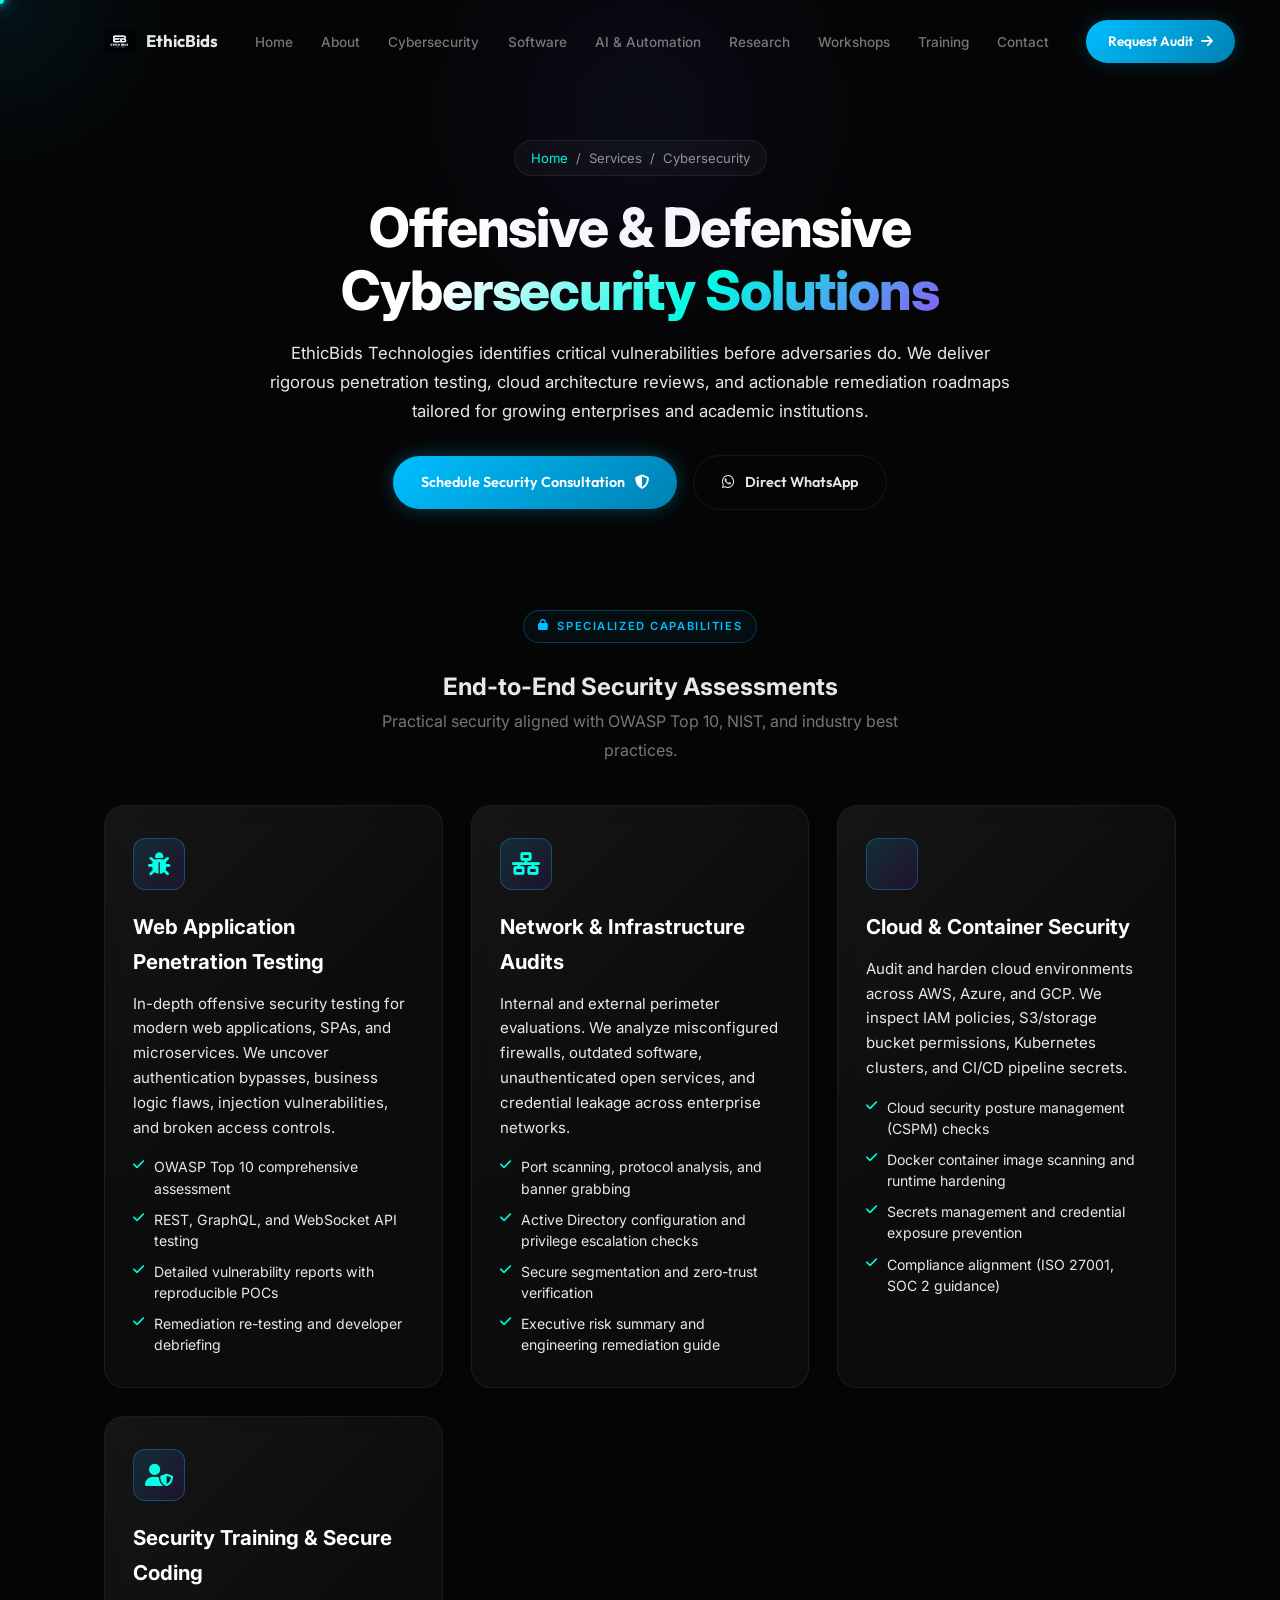
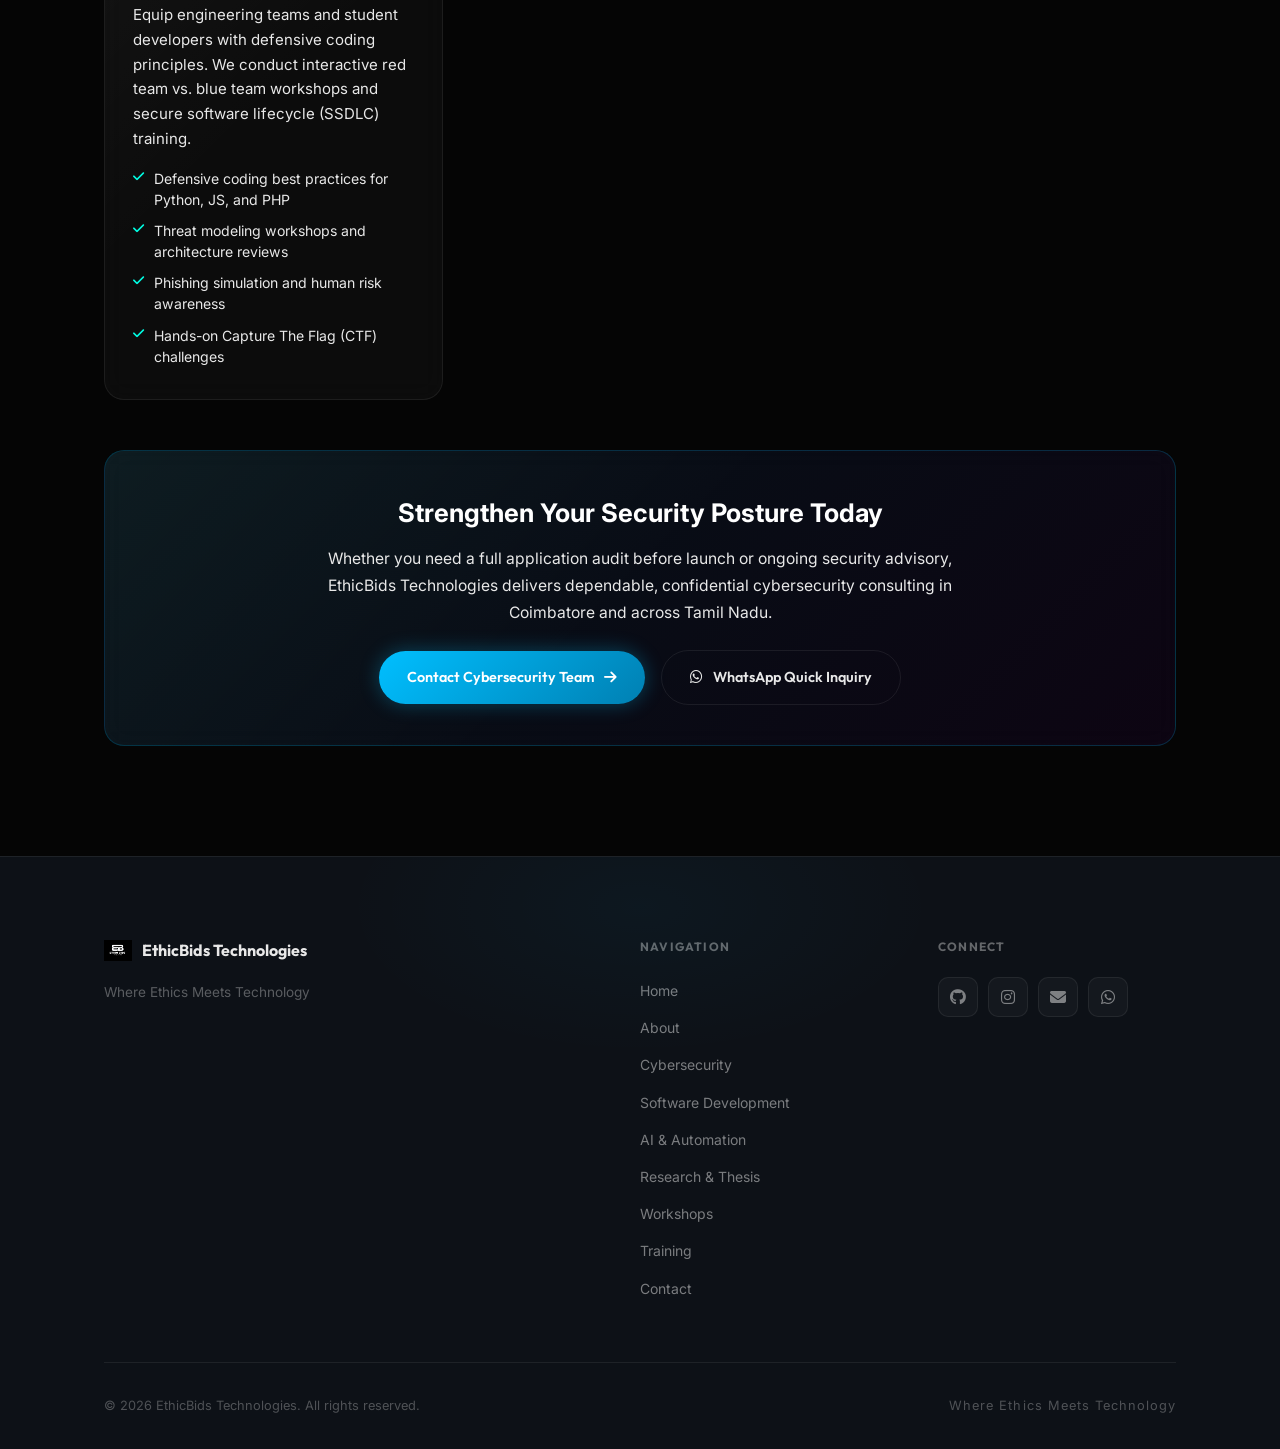
<file: cybersecurity.html>
<!DOCTYPE html>
<html lang="en">

<head>
  <meta charset="UTF-8">
  <meta name="viewport" content="width=device-width, initial-scale=1.0">

  <!-- ═══ PRIMARY SEO META ════════════════════════════ -->
  <title>Cybersecurity Services &amp; Penetration Testing | EthicBids Technologies</title>
  <meta name="description" content="EthicBids Technologies provides offensive and defensive cybersecurity services in Coimbatore, including VAPT, application pentesting, network vulnerability assessments, and cloud infrastructure security.">
  <meta name="keywords" content="EthicBids Cybersecurity, cybersecurity services Coimbatore, penetration testing Tamil Nadu, VAPT services, web application security, ethical hacking consulting, cloud security audits">
  <meta name="author" content="EthicBids Technologies">
  <meta name="robots" content="index, follow, max-snippet:-1, max-image-preview:large, max-video-preview:-1">
  <link rel="canonical" href="https://ethicbids.vercel.app/cybersecurity.html">

  <!-- ═══ OPEN GRAPH ════════════════════════════════════ -->
  <meta property="og:type" content="website">
  <meta property="og:url" content="https://ethicbids.vercel.app/cybersecurity.html">
  <meta property="og:site_name" content="EthicBids Technologies">
  <meta property="og:title" content="Cybersecurity Services &amp; Penetration Testing | EthicBids Technologies">
  <meta property="og:description" content="Protect your digital assets with enterprise-grade penetration testing, VAPT, and vulnerability mitigation from EthicBids Technologies.">
  <meta property="og:image" content="https://ethicbids.vercel.app/images/logo.png">
  <meta property="og:image:width" content="512">
  <meta property="og:image:height" content="512">
  <meta property="og:image:alt" content="EthicBids Technologies Cybersecurity">
  <meta property="og:locale" content="en_IN">

  <!-- ═══ TWITTER CARD ══════════════════════════════════ -->
  <meta name="twitter:card" content="summary">
  <meta name="twitter:site" content="@ethicbids">
  <meta name="twitter:title" content="Cybersecurity Services &amp; Penetration Testing | EthicBids Technologies">
  <meta name="twitter:description" content="Comprehensive offensive security, vulnerability assessment, and penetration testing by EthicBids Technologies.">
  <meta name="twitter:image" content="https://ethicbids.vercel.app/images/logo.png">

  <!-- ═══ FAVICON ═══════════════════════════════════════ -->
  <link rel="icon" href="images/logo.png" type="image/png" sizes="32x32">
  <link rel="shortcut icon" href="images/logo.png" type="image/png">
  <link rel="apple-touch-icon" href="images/logo.png">

  <!-- ═══ FONTS & STYLES ════════════════════════════════ -->
  <link rel="preconnect" href="https://fonts.googleapis.com">
  <link rel="preconnect" href="https://fonts.gstatic.com" crossorigin>
  <link rel="stylesheet" href="https://fonts.googleapis.com/css2?family=Outfit:wght@300;400;500;600;700;800;900&family=Inter:wght@300;400;500;600&display=swap">
  <link rel="stylesheet" href="https://cdnjs.cloudflare.com/ajax/libs/font-awesome/6.5.1/css/all.min.css" crossorigin="anonymous">
  <link rel="stylesheet" href="styles.css">

  <!-- ═══ STRUCTURED DATA — Service & Breadcrumbs ═══════ -->
  <script type="application/ld+json">
  {
    "@context": "https://schema.org",
    "@type": "Service",
    "name": "Cybersecurity Services & Penetration Testing",
    "provider": {
      "@type": "Organization",
      "name": "EthicBids Technologies",
      "url": "https://ethicbids.vercel.app/"
    },
    "serviceType": "Cybersecurity and VAPT",
    "description": "Comprehensive cybersecurity auditing, web and mobile application vulnerability assessments, network penetration testing, and security hardening.",
    "areaServed": {
      "@type": "City",
      "name": "Coimbatore"
    },
    "hasOfferCatalog": {
      "@type": "OfferCatalog",
      "name": "Cybersecurity Capabilities",
      "itemListElement": [
        {
          "@type": "Offer",
          "itemOffered": {
            "@type": "Service",
            "name": "Vulnerability Assessment and Penetration Testing (VAPT)"
          }
        },
        {
          "@type": "Offer",
          "itemOffered": {
            "@type": "Service",
            "name": "Web and Mobile Application Security Audits"
          }
        },
        {
          "@type": "Offer",
          "itemOffered": {
            "@type": "Service",
            "name": "Cloud Infrastructure & Network Hardening"
          }
        }
      ]
    }
  }
  </script>
  <script type="application/ld+json">
  {
    "@context": "https://schema.org",
    "@type": "BreadcrumbList",
    "itemListElement": [
      {
        "@type": "ListItem",
        "position": 1,
        "name": "Home",
        "item": "https://ethicbids.vercel.app/"
      },
      {
        "@type": "ListItem",
        "position": 2,
        "name": "Cybersecurity",
        "item": "https://ethicbids.vercel.app/cybersecurity.html"
      }
    ]
  }
  </script>
</head>

<body>
  <!-- Custom Cursor -->
  <div id="cursor-glow" class="cursor-glow" aria-hidden="true"></div>
  <div id="cursor-dot" class="cursor-dot" aria-hidden="true"></div>

  <!-- Navigation -->
  <nav id="navbar" class="navbar" role="navigation" aria-label="Main navigation">
    <div class="nav-container">
      <a href="index.html" class="nav-logo" aria-label="EthicBids Technologies Home">
        <img src="images/logo.png" alt="EthicBids Technologies" class="nav-logo-img" width="32" height="32">
        <span class="nav-logo-text">EthicBids</span>
      </a>

      <ul class="nav-links" id="navLinks" role="list">
        <li><a href="index.html" class="nav-link">Home</a></li>
        <li><a href="about.html" class="nav-link">About</a></li>
        <li><a href="cybersecurity.html" class="nav-link active">Cybersecurity</a></li>
        <li><a href="software-development.html" class="nav-link">Software</a></li>
        <li><a href="ai-solutions.html" class="nav-link">AI &amp; Automation</a></li>
        <li><a href="research-projects.html" class="nav-link">Research</a></li>
        <li><a href="workshops.html" class="nav-link">Workshops</a></li>
        <li><a href="training.html" class="nav-link">Training</a></li>
        <li><a href="contact.html" class="nav-link">Contact</a></li>
      </ul>

      <a href="contact.html" class="nav-cta magnetic-btn" id="navCta">
        <span>Request Audit</span>
        <i class="fas fa-arrow-right" aria-hidden="true"></i>
      </a>

      <button class="nav-toggle" id="navToggle" aria-label="Toggle mobile menu" aria-expanded="false">
        <span class="toggle-bar"></span>
        <span class="toggle-bar"></span>
        <span class="toggle-bar"></span>
      </button>
    </div>

    <!-- Mobile Menu -->
    <div class="mobile-menu" id="mobileMenu" aria-hidden="true">
      <ul class="mobile-links" role="list">
        <li><a href="index.html" class="mobile-link">Home</a></li>
        <li><a href="about.html" class="mobile-link">About</a></li>
        <li><a href="cybersecurity.html" class="mobile-link">Cybersecurity</a></li>
        <li><a href="software-development.html" class="mobile-link">Software</a></li>
        <li><a href="ai-solutions.html" class="mobile-link">AI &amp; Automation</a></li>
        <li><a href="research-projects.html" class="mobile-link">Research</a></li>
        <li><a href="workshops.html" class="mobile-link">Workshops</a></li>
        <li><a href="training.html" class="mobile-link">Training</a></li>
        <li><a href="contact.html" class="mobile-link">Contact</a></li>
      </ul>
      <a href="contact.html" class="mobile-cta">Request Audit &rarr;</a>
    </div>
  </nav>

  <!-- Hero Section -->
  <header class="subpage-hero">
    <div class="subpage-hero-glow" aria-hidden="true"></div>
    <div class="container">
      <div class="breadcrumbs">
        <a href="index.html">Home</a>
        <span>/</span>
        <span>Services</span>
        <span>/</span>
        <span>Cybersecurity</span>
      </div>
      <h1 class="subpage-title">
        Offensive &amp; Defensive <br>
        <span class="subpage-title-gradient">Cybersecurity Solutions</span>
      </h1>
      <p class="subpage-subtitle">
        EthicBids Technologies identifies critical vulnerabilities before adversaries do. We deliver rigorous penetration testing, cloud architecture reviews, and actionable remediation roadmaps tailored for growing enterprises and academic institutions.
      </p>
      <div class="hero-actions">
        <a href="contact.html" class="btn btn-primary magnetic-btn">
          <span>Schedule Security Consultation</span>
          <i class="fas fa-shield-halved" aria-hidden="true"></i>
        </a>
        <a href="https://wa.me/916383649726" target="_blank" rel="noopener" class="btn btn-ghost magnetic-btn">
          <i class="fab fa-whatsapp" aria-hidden="true"></i>
          <span>Direct WhatsApp</span>
        </a>
      </div>
    </div>
  </header>

  <!-- Main Content -->
  <main class="subpage-content">
    <div class="container">
      <div class="section-header text-center" style="margin-bottom: 40px;">
        <span class="section-tag"><i class="fas fa-lock"></i> Specialized Capabilities</span>
        <h2 class="section-title">End-to-End Security Assessments</h2>
        <p class="section-desc">Practical security aligned with OWASP Top 10, NIST, and industry best practices.</p>
      </div>

      <div class="content-grid-2col">
        <!-- Card 1 -->
        <article class="content-card glass-card">
          <div class="content-card-icon">
            <i class="fas fa-bug"></i>
          </div>
          <h3>Web Application Penetration Testing</h3>
          <p>
            In-depth offensive security testing for modern web applications, SPAs, and microservices. We uncover authentication bypasses, business logic flaws, injection vulnerabilities, and broken access controls.
          </p>
          <ul class="feature-checklist">
            <li><i class="fas fa-check"></i> OWASP Top 10 comprehensive assessment</li>
            <li><i class="fas fa-check"></i> REST, GraphQL, and WebSocket API testing</li>
            <li><i class="fas fa-check"></i> Detailed vulnerability reports with reproducible POCs</li>
            <li><i class="fas fa-check"></i> Remediation re-testing and developer debriefing</li>
          </ul>
        </article>

        <!-- Card 2 -->
        <article class="content-card glass-card">
          <div class="content-card-icon">
            <i class="fas fa-network-wired"></i>
          </div>
          <h3>Network &amp; Infrastructure Audits</h3>
          <p>
            Internal and external perimeter evaluations. We analyze misconfigured firewalls, outdated software, unauthenticated open services, and credential leakage across enterprise networks.
          </p>
          <ul class="feature-checklist">
            <li><i class="fas fa-check"></i> Port scanning, protocol analysis, and banner grabbing</li>
            <li><i class="fas fa-check"></i> Active Directory configuration and privilege escalation checks</li>
            <li><i class="fas fa-check"></i> Secure segmentation and zero-trust verification</li>
            <li><i class="fas fa-check"></i> Executive risk summary and engineering remediation guide</li>
          </ul>
        </article>

        <!-- Card 3 -->
        <article class="content-card glass-card">
          <div class="content-card-icon">
            <i class="fas fa-cloud-shield"></i>
          </div>
          <h3>Cloud &amp; Container Security</h3>
          <p>
            Audit and harden cloud environments across AWS, Azure, and GCP. We inspect IAM policies, S3/storage bucket permissions, Kubernetes clusters, and CI/CD pipeline secrets.
          </p>
          <ul class="feature-checklist">
            <li><i class="fas fa-check"></i> Cloud security posture management (CSPM) checks</li>
            <li><i class="fas fa-check"></i> Docker container image scanning and runtime hardening</li>
            <li><i class="fas fa-check"></i> Secrets management and credential exposure prevention</li>
            <li><i class="fas fa-check"></i> Compliance alignment (ISO 27001, SOC 2 guidance)</li>
          </ul>
        </article>

        <!-- Card 4 -->
        <article class="content-card glass-card">
          <div class="content-card-icon">
            <i class="fas fa-user-shield"></i>
          </div>
          <h3>Security Training &amp; Secure Coding</h3>
          <p>
            Equip engineering teams and student developers with defensive coding principles. We conduct interactive red team vs. blue team workshops and secure software lifecycle (SSDLC) training.
          </p>
          <ul class="feature-checklist">
            <li><i class="fas fa-check"></i> Defensive coding best practices for Python, JS, and PHP</li>
            <li><i class="fas fa-check"></i> Threat modeling workshops and architecture reviews</li>
            <li><i class="fas fa-check"></i> Phishing simulation and human risk awareness</li>
            <li><i class="fas fa-check"></i> Hands-on Capture The Flag (CTF) challenges</li>
          </ul>
        </article>
      </div>

      <!-- Action Banner -->
      <section class="highlight-banner glass-card" aria-label="Security consultation call to action">
        <h2>Strengthen Your Security Posture Today</h2>
        <p>
          Whether you need a full application audit before launch or ongoing security advisory, EthicBids Technologies delivers dependable, confidential cybersecurity consulting in Coimbatore and across Tamil Nadu.
        </p>
        <a href="contact.html" class="btn btn-primary magnetic-btn">
          <span>Contact Cybersecurity Team</span>
          <i class="fas fa-arrow-right" aria-hidden="true"></i>
        </a>
        <a href="https://wa.me/916383649726" target="_blank" rel="noopener" class="btn btn-ghost magnetic-btn">
          <i class="fab fa-whatsapp" aria-hidden="true"></i>
          <span>WhatsApp Quick Inquiry</span>
        </a>
      </section>
    </div>
  </main>

  <!-- Footer -->
  <footer class="footer" role="contentinfo">
    <div class="footer-glow" aria-hidden="true"></div>
    <div class="container">
      <div class="footer-top">
        <div class="footer-brand">
          <a href="index.html" class="footer-logo" aria-label="EthicBids Technologies — Home">
            <img src="images/logo.png" alt="EthicBids Technologies" class="footer-logo-img" width="28" height="28" loading="lazy">
            <span>EthicBids Technologies</span>
          </a>
          <p class="footer-tagline">Where Ethics Meets Technology</p>
        </div>

        <nav class="footer-nav" aria-label="Footer navigation">
          <h4>Navigation</h4>
          <ul role="list">
            <li><a href="index.html">Home</a></li>
            <li><a href="about.html">About</a></li>
            <li><a href="cybersecurity.html">Cybersecurity</a></li>
            <li><a href="software-development.html">Software Development</a></li>
            <li><a href="ai-solutions.html">AI &amp; Automation</a></li>
            <li><a href="research-projects.html">Research &amp; Thesis</a></li>
            <li><a href="workshops.html">Workshops</a></li>
            <li><a href="training.html">Training</a></li>
            <li><a href="contact.html">Contact</a></li>
          </ul>
        </nav>

        <div class="footer-social">
          <h4>Connect</h4>
          <div class="footer-social-links">
            <a href="https://github.com/ethicbids-tech" target="_blank" rel="noopener" class="footer-social-link" aria-label="GitHub">
              <i class="fab fa-github" aria-hidden="true"></i>
            </a>
            <a href="https://instagram.com/ethicbids_official" target="_blank" rel="noopener" class="footer-social-link" aria-label="Instagram">
              <i class="fab fa-instagram" aria-hidden="true"></i>
            </a>
            <a href="mailto:ethicbids@gmail.com" class="footer-social-link" aria-label="Email">
              <i class="fas fa-envelope" aria-hidden="true"></i>
            </a>
            <a href="https://wa.me/916383649726" target="_blank" rel="noopener" class="footer-social-link" aria-label="WhatsApp">
              <i class="fab fa-whatsapp" aria-hidden="true"></i>
            </a>
          </div>
        </div>
      </div>

      <div class="footer-bottom">
        <p>&copy; 2026 EthicBids Technologies. All rights reserved.</p>
        <p class="footer-bottom-tagline">Where Ethics Meets Technology</p>
      </div>
    </div>
  </footer>

  <script src="script.js" defer></script>
</body>

</html>
</file>
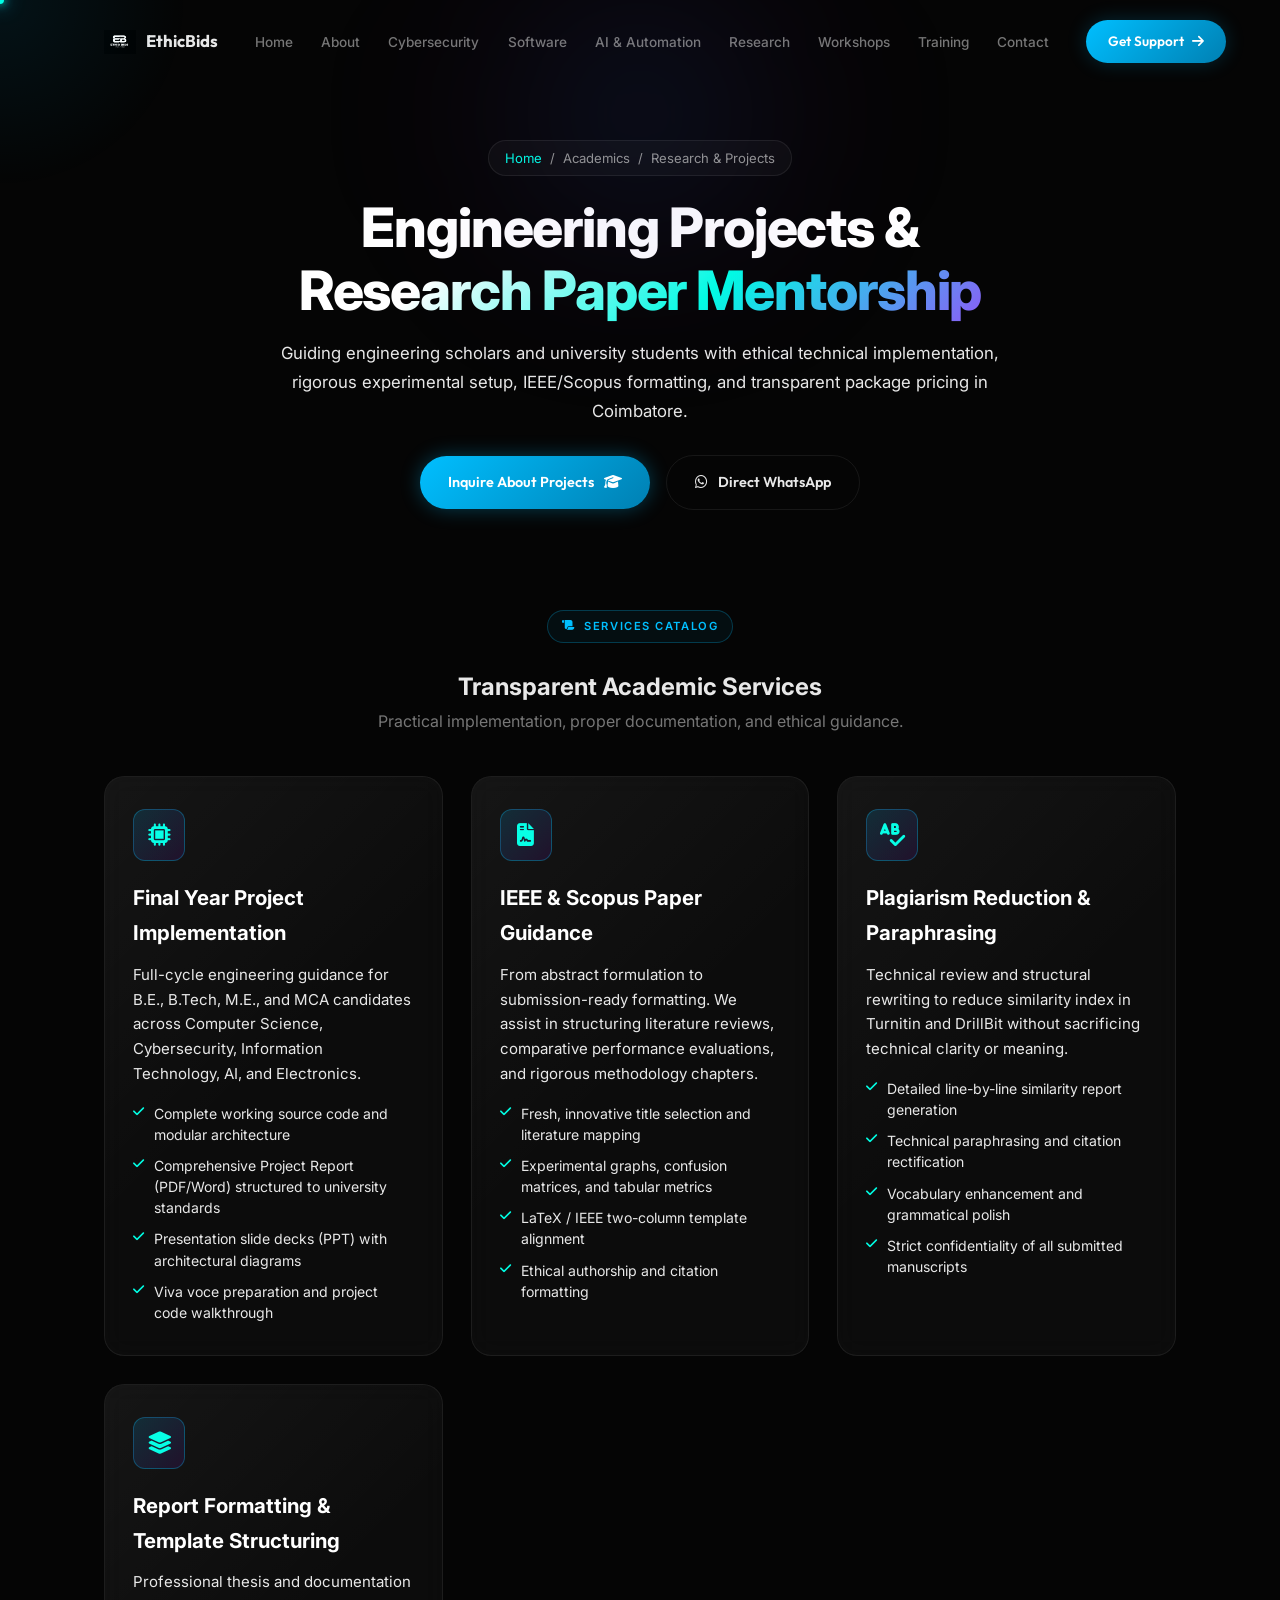
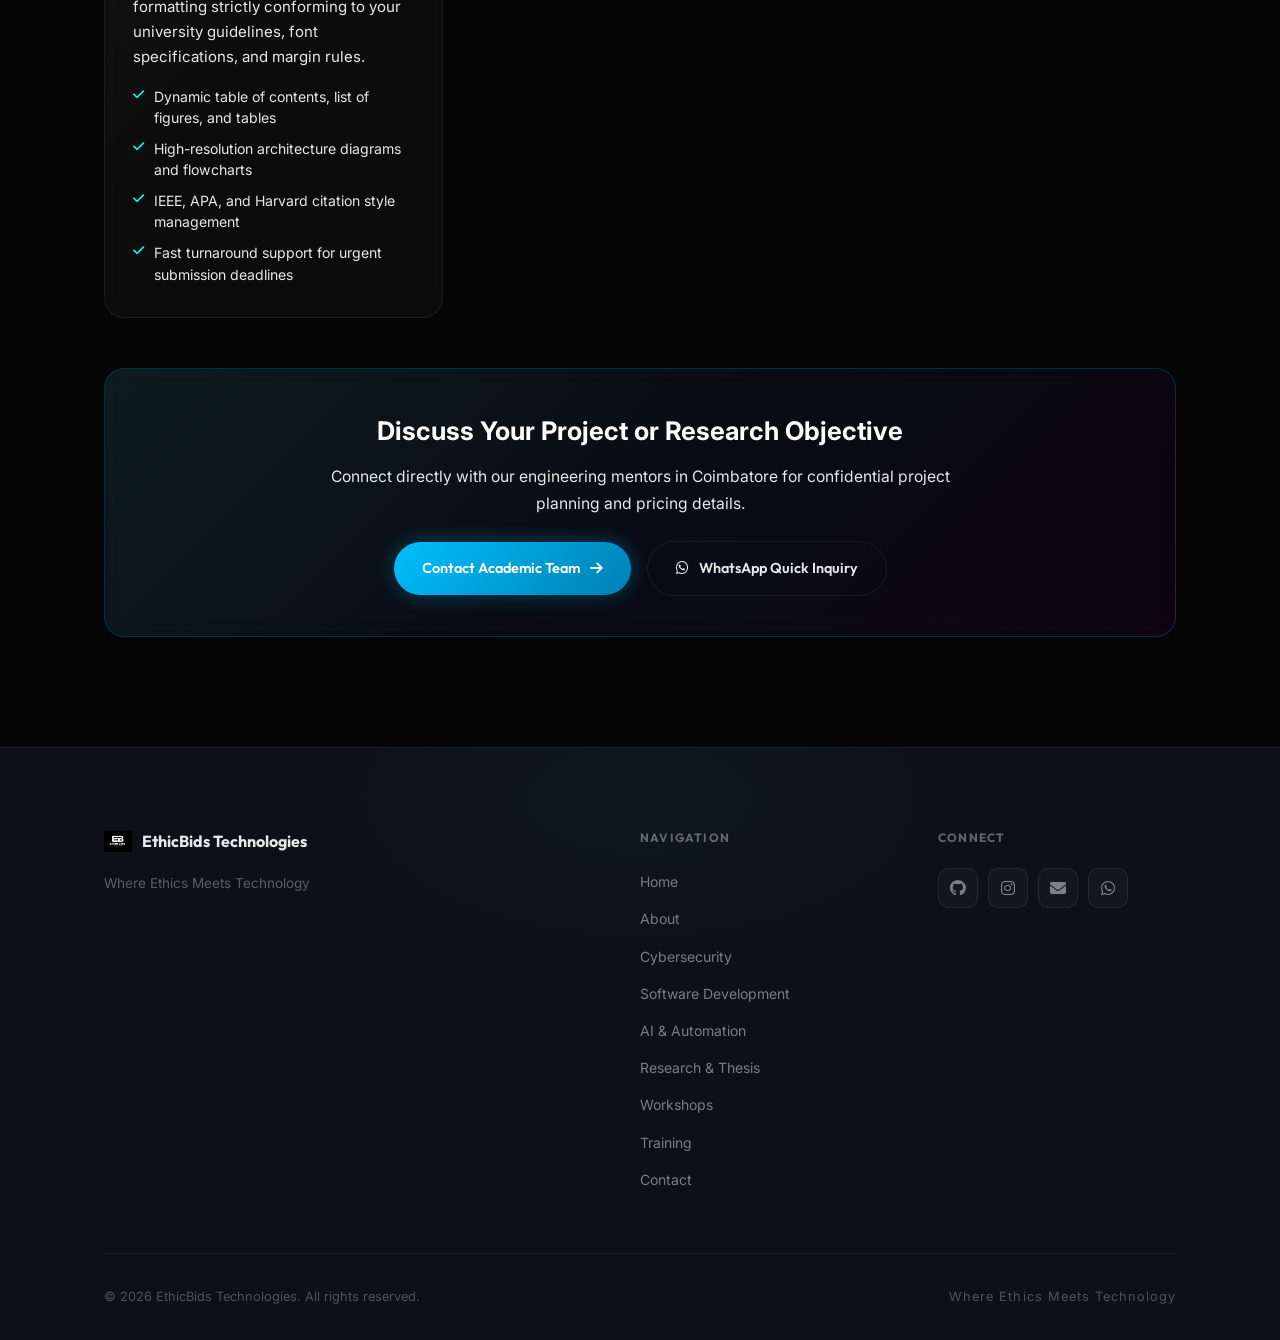
<file: research-projects.html>
<!DOCTYPE html>
<html lang="en">

<head>
  <meta charset="UTF-8">
  <meta name="viewport" content="width=device-width, initial-scale=1.0">

  <!-- ═══ PRIMARY SEO META ════════════════════════════ -->
  <title>Student Projects &amp; Academic Research Support | EthicBids Technologies</title>
  <meta name="description" content="EthicBids Technologies provides ethical academic project guidance, IEEE conference paper structuring, thesis mentoring, and plagiarism assistance in Coimbatore.">
  <meta name="keywords" content="EthicBids Research, student projects Coimbatore, engineering final year project Tamil Nadu, IEEE research paper guidance, thesis writing support, plagiarism reduction service, academic project pricing">
  <meta name="author" content="EthicBids Technologies">
  <meta name="robots" content="index, follow, max-snippet:-1, max-image-preview:large, max-video-preview:-1">
  <link rel="canonical" href="https://ethicbids.vercel.app/research-projects.html">

  <!-- ═══ OPEN GRAPH ════════════════════════════════════ -->
  <meta property="og:type" content="website">
  <meta property="og:url" content="https://ethicbids.vercel.app/research-projects.html">
  <meta property="og:site_name" content="EthicBids Technologies">
  <meta property="og:title" content="Student Projects &amp; Academic Research Support | EthicBids Technologies">
  <meta property="og:description" content="Comprehensive engineering project implementation, research paper formulation, and thesis mentoring in Coimbatore.">
  <meta property="og:image" content="https://ethicbids.vercel.app/images/logo.png">
  <meta property="og:image:width" content="512">
  <meta property="og:image:height" content="512">
  <meta property="og:image:alt" content="EthicBids Technologies Academic Research">
  <meta property="og:locale" content="en_IN">

  <!-- ═══ TWITTER CARD ══════════════════════════════════ -->
  <meta name="twitter:card" content="summary">
  <meta name="twitter:site" content="@ethicbids">
  <meta name="twitter:title" content="Student Projects &amp; Academic Research Support | EthicBids Technologies">
  <meta name="twitter:description" content="From idea to publication — guiding engineering research with integrity and technical depth.">
  <meta name="twitter:image" content="https://ethicbids.vercel.app/images/logo.png">

  <!-- ═══ FAVICON ═══════════════════════════════════════ -->
  <link rel="icon" href="images/logo.png" type="image/png" sizes="32x32">
  <link rel="shortcut icon" href="images/logo.png" type="image/png">
  <link rel="apple-touch-icon" href="images/logo.png">

  <!-- ═══ FONTS & STYLES ════════════════════════════════ -->
  <link rel="preconnect" href="https://fonts.googleapis.com">
  <link rel="preconnect" href="https://fonts.gstatic.com" crossorigin>
  <link rel="stylesheet" href="https://fonts.googleapis.com/css2?family=Outfit:wght@300;400;500;600;700;800;900&family=Inter:wght@300;400;500;600&display=swap">
  <link rel="stylesheet" href="https://cdnjs.cloudflare.com/ajax/libs/font-awesome/6.5.1/css/all.min.css" crossorigin="anonymous">
  <link rel="stylesheet" href="styles.css">

  <!-- ═══ STRUCTURED DATA — Service & Breadcrumbs ═══════ -->
  <script type="application/ld+json">
  {
    "@context": "https://schema.org",
    "@type": "Service",
    "name": "Student Projects & Academic Research Support",
    "provider": {
      "@type": "Organization",
      "name": "EthicBids Technologies",
      "url": "https://ethicbids.vercel.app/"
    },
    "serviceType": "Academic Project Guidance and Research Mentoring",
    "description": "Mentorship for undergraduate, postgraduate, and PhD scholars in engineering implementation, IEEE papers, and technical reports in Coimbatore."
  }
  </script>
  <script type="application/ld+json">
  {
    "@context": "https://schema.org",
    "@type": "BreadcrumbList",
    "itemListElement": [
      {
        "@type": "ListItem",
        "position": 1,
        "name": "Home",
        "item": "https://ethicbids.vercel.app/"
      },
      {
        "@type": "ListItem",
        "position": 2,
        "name": "Research & Projects",
        "item": "https://ethicbids.vercel.app/research-projects.html"
      }
    ]
  }
  </script>
</head>

<body>
  <!-- Custom Cursor -->
  <div id="cursor-glow" class="cursor-glow" aria-hidden="true"></div>
  <div id="cursor-dot" class="cursor-dot" aria-hidden="true"></div>

  <!-- Navigation -->
  <nav id="navbar" class="navbar" role="navigation" aria-label="Main navigation">
    <div class="nav-container">
      <a href="index.html" class="nav-logo" aria-label="EthicBids Technologies Home">
        <img src="images/logo.png" alt="EthicBids Technologies" class="nav-logo-img" width="32" height="32">
        <span class="nav-logo-text">EthicBids</span>
      </a>

      <ul class="nav-links" id="navLinks" role="list">
        <li><a href="index.html" class="nav-link">Home</a></li>
        <li><a href="about.html" class="nav-link">About</a></li>
        <li><a href="cybersecurity.html" class="nav-link">Cybersecurity</a></li>
        <li><a href="software-development.html" class="nav-link">Software</a></li>
        <li><a href="ai-solutions.html" class="nav-link">AI &amp; Automation</a></li>
        <li><a href="research-projects.html" class="nav-link active">Research</a></li>
        <li><a href="workshops.html" class="nav-link">Workshops</a></li>
        <li><a href="training.html" class="nav-link">Training</a></li>
        <li><a href="contact.html" class="nav-link">Contact</a></li>
      </ul>

      <a href="contact.html" class="nav-cta magnetic-btn" id="navCta">
        <span>Get Support</span>
        <i class="fas fa-arrow-right" aria-hidden="true"></i>
      </a>

      <button class="nav-toggle" id="navToggle" aria-label="Toggle mobile menu" aria-expanded="false">
        <span class="toggle-bar"></span>
        <span class="toggle-bar"></span>
        <span class="toggle-bar"></span>
      </button>
    </div>

    <!-- Mobile Menu -->
    <div class="mobile-menu" id="mobileMenu" aria-hidden="true">
      <ul class="mobile-links" role="list">
        <li><a href="index.html" class="mobile-link">Home</a></li>
        <li><a href="about.html" class="mobile-link">About</a></li>
        <li><a href="cybersecurity.html" class="mobile-link">Cybersecurity</a></li>
        <li><a href="software-development.html" class="mobile-link">Software</a></li>
        <li><a href="ai-solutions.html" class="mobile-link">AI &amp; Automation</a></li>
        <li><a href="research-projects.html" class="mobile-link">Research</a></li>
        <li><a href="workshops.html" class="mobile-link">Workshops</a></li>
        <li><a href="training.html" class="mobile-link">Training</a></li>
        <li><a href="contact.html" class="mobile-link">Contact</a></li>
      </ul>
      <a href="contact.html" class="mobile-cta">Get Support &rarr;</a>
    </div>
  </nav>

  <!-- Hero Section -->
  <header class="subpage-hero">
    <div class="subpage-hero-glow" aria-hidden="true"></div>
    <div class="container">
      <div class="breadcrumbs">
        <a href="index.html">Home</a>
        <span>/</span>
        <span>Academics</span>
        <span>/</span>
        <span>Research &amp; Projects</span>
      </div>
      <h1 class="subpage-title">
        Engineering Projects &amp; <br>
        <span class="subpage-title-gradient">Research Paper Mentorship</span>
      </h1>
      <p class="subpage-subtitle">
        Guiding engineering scholars and university students with ethical technical implementation, rigorous experimental setup, IEEE/Scopus formatting, and transparent package pricing in Coimbatore.
      </p>
      <div class="hero-actions">
        <a href="contact.html" class="btn btn-primary magnetic-btn">
          <span>Inquire About Projects</span>
          <i class="fas fa-graduation-cap" aria-hidden="true"></i>
        </a>
        <a href="https://wa.me/916383649726?text=Hi%20EthicBids,%20I%20am%20inquiring%20about%20your%20Research%20and%20Thesis%20Services." target="_blank" rel="noopener" class="btn btn-ghost magnetic-btn">
          <i class="fab fa-whatsapp" aria-hidden="true"></i>
          <span>Direct WhatsApp</span>
        </a>
      </div>
    </div>
  </header>

  <!-- Main Content -->
  <main class="subpage-content">
    <div class="container">
      <div class="section-header text-center" style="margin-bottom: 40px;">
        <span class="section-tag"><i class="fas fa-scroll"></i> Services Catalog</span>
        <h2 class="section-title">Transparent Academic Services</h2>
        <p class="section-desc">Practical implementation, proper documentation, and ethical guidance.</p>
      </div>

      <div class="content-grid-2col">
        <!-- Card 1 -->
        <article class="content-card glass-card">
          <div class="content-card-icon">
            <i class="fas fa-microchip"></i>
          </div>
          <h3>Final Year Project Implementation</h3>
          <p>
            Full-cycle engineering guidance for B.E., B.Tech, M.E., and MCA candidates across Computer Science, Cybersecurity, Information Technology, AI, and Electronics.
          </p>
          <ul class="feature-checklist">
            <li><i class="fas fa-check"></i> Complete working source code and modular architecture</li>
            <li><i class="fas fa-check"></i> Comprehensive Project Report (PDF/Word) structured to university standards</li>
            <li><i class="fas fa-check"></i> Presentation slide decks (PPT) with architectural diagrams</li>
            <li><i class="fas fa-check"></i> Viva voce preparation and project code walkthrough</li>
          </ul>
        </article>

        <!-- Card 2 -->
        <article class="content-card glass-card">
          <div class="content-card-icon">
            <i class="fas fa-file-contract"></i>
          </div>
          <h3>IEEE &amp; Scopus Paper Guidance</h3>
          <p>
            From abstract formulation to submission-ready formatting. We assist in structuring literature reviews, comparative performance evaluations, and rigorous methodology chapters.
          </p>
          <ul class="feature-checklist">
            <li><i class="fas fa-check"></i> Fresh, innovative title selection and literature mapping</li>
            <li><i class="fas fa-check"></i> Experimental graphs, confusion matrices, and tabular metrics</li>
            <li><i class="fas fa-check"></i> LaTeX / IEEE two-column template alignment</li>
            <li><i class="fas fa-check"></i> Ethical authorship and citation formatting</li>
          </ul>
        </article>

        <!-- Card 3 -->
        <article class="content-card glass-card">
          <div class="content-card-icon">
            <i class="fas fa-spell-check"></i>
          </div>
          <h3>Plagiarism Reduction &amp; Paraphrasing</h3>
          <p>
            Technical review and structural rewriting to reduce similarity index in Turnitin and DrillBit without sacrificing technical clarity or meaning.
          </p>
          <ul class="feature-checklist">
            <li><i class="fas fa-check"></i> Detailed line-by-line similarity report generation</li>
            <li><i class="fas fa-check"></i> Technical paraphrasing and citation rectification</li>
            <li><i class="fas fa-check"></i> Vocabulary enhancement and grammatical polish</li>
            <li><i class="fas fa-check"></i> Strict confidentiality of all submitted manuscripts</li>
          </ul>
        </article>

        <!-- Card 4 -->
        <article class="content-card glass-card">
          <div class="content-card-icon">
            <i class="fas fa-layer-group"></i>
          </div>
          <h3>Report Formatting &amp; Template Structuring</h3>
          <p>
            Professional thesis and documentation formatting strictly conforming to your university guidelines, font specifications, and margin rules.
          </p>
          <ul class="feature-checklist">
            <li><i class="fas fa-check"></i> Dynamic table of contents, list of figures, and tables</li>
            <li><i class="fas fa-check"></i> High-resolution architecture diagrams and flowcharts</li>
            <li><i class="fas fa-check"></i> IEEE, APA, and Harvard citation style management</li>
            <li><i class="fas fa-check"></i> Fast turnaround support for urgent submission deadlines</li>
          </ul>
        </article>
      </div>

      <!-- Action Banner -->
      <section class="highlight-banner glass-card" aria-label="Academic project assistance call to action">
        <h2>Discuss Your Project or Research Objective</h2>
        <p>
          Connect directly with our engineering mentors in Coimbatore for confidential project planning and pricing details.
        </p>
        <a href="contact.html" class="btn btn-primary magnetic-btn">
          <span>Contact Academic Team</span>
          <i class="fas fa-arrow-right" aria-hidden="true"></i>
        </a>
        <a href="https://wa.me/916383649726?text=Hi%20EthicBids,%20I%20am%20inquiring%20about%20your%20Research%20and%20Thesis%20Services." target="_blank" rel="noopener" class="btn btn-ghost magnetic-btn">
          <i class="fab fa-whatsapp" aria-hidden="true"></i>
          <span>WhatsApp Quick Inquiry</span>
        </a>
      </section>
    </div>
  </main>

  <!-- Footer -->
  <footer class="footer" role="contentinfo">
    <div class="footer-glow" aria-hidden="true"></div>
    <div class="container">
      <div class="footer-top">
        <div class="footer-brand">
          <a href="index.html" class="footer-logo" aria-label="EthicBids Technologies — Home">
            <img src="images/logo.png" alt="EthicBids Technologies" class="footer-logo-img" width="28" height="28" loading="lazy">
            <span>EthicBids Technologies</span>
          </a>
          <p class="footer-tagline">Where Ethics Meets Technology</p>
        </div>

        <nav class="footer-nav" aria-label="Footer navigation">
          <h4>Navigation</h4>
          <ul role="list">
            <li><a href="index.html">Home</a></li>
            <li><a href="about.html">About</a></li>
            <li><a href="cybersecurity.html">Cybersecurity</a></li>
            <li><a href="software-development.html">Software Development</a></li>
            <li><a href="ai-solutions.html">AI &amp; Automation</a></li>
            <li><a href="research-projects.html">Research &amp; Thesis</a></li>
            <li><a href="workshops.html">Workshops</a></li>
            <li><a href="training.html">Training</a></li>
            <li><a href="contact.html">Contact</a></li>
          </ul>
        </nav>

        <div class="footer-social">
          <h4>Connect</h4>
          <div class="footer-social-links">
            <a href="https://github.com/ethicbids-tech" target="_blank" rel="noopener" class="footer-social-link" aria-label="GitHub">
              <i class="fab fa-github" aria-hidden="true"></i>
            </a>
            <a href="https://instagram.com/ethicbids_official" target="_blank" rel="noopener" class="footer-social-link" aria-label="Instagram">
              <i class="fab fa-instagram" aria-hidden="true"></i>
            </a>
            <a href="mailto:ethicbids@gmail.com" class="footer-social-link" aria-label="Email">
              <i class="fas fa-envelope" aria-hidden="true"></i>
            </a>
            <a href="https://wa.me/916383649726" target="_blank" rel="noopener" class="footer-social-link" aria-label="WhatsApp">
              <i class="fab fa-whatsapp" aria-hidden="true"></i>
            </a>
          </div>
        </div>
      </div>

      <div class="footer-bottom">
        <p>&copy; 2026 EthicBids Technologies. All rights reserved.</p>
        <p class="footer-bottom-tagline">Where Ethics Meets Technology</p>
      </div>
    </div>
  </footer>

  <script src="script.js" defer></script>
</body>

</html>
</file>
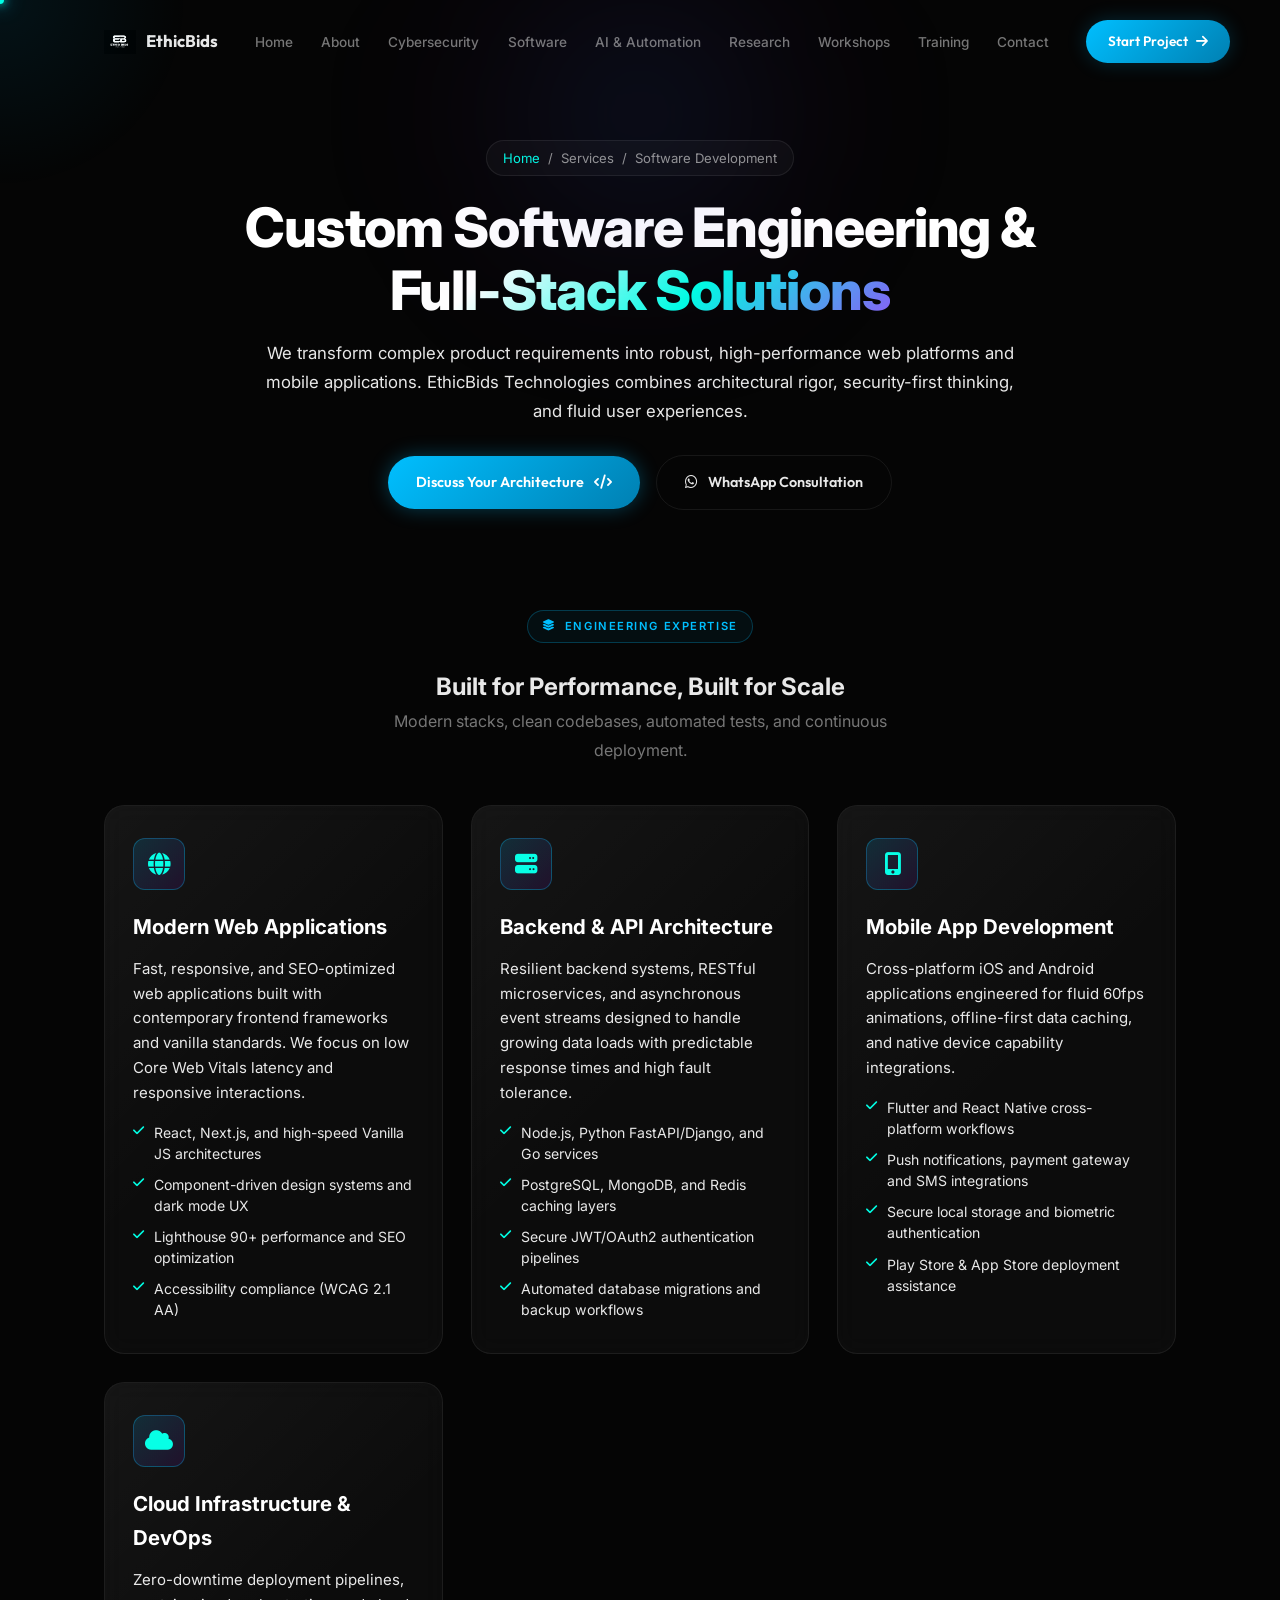
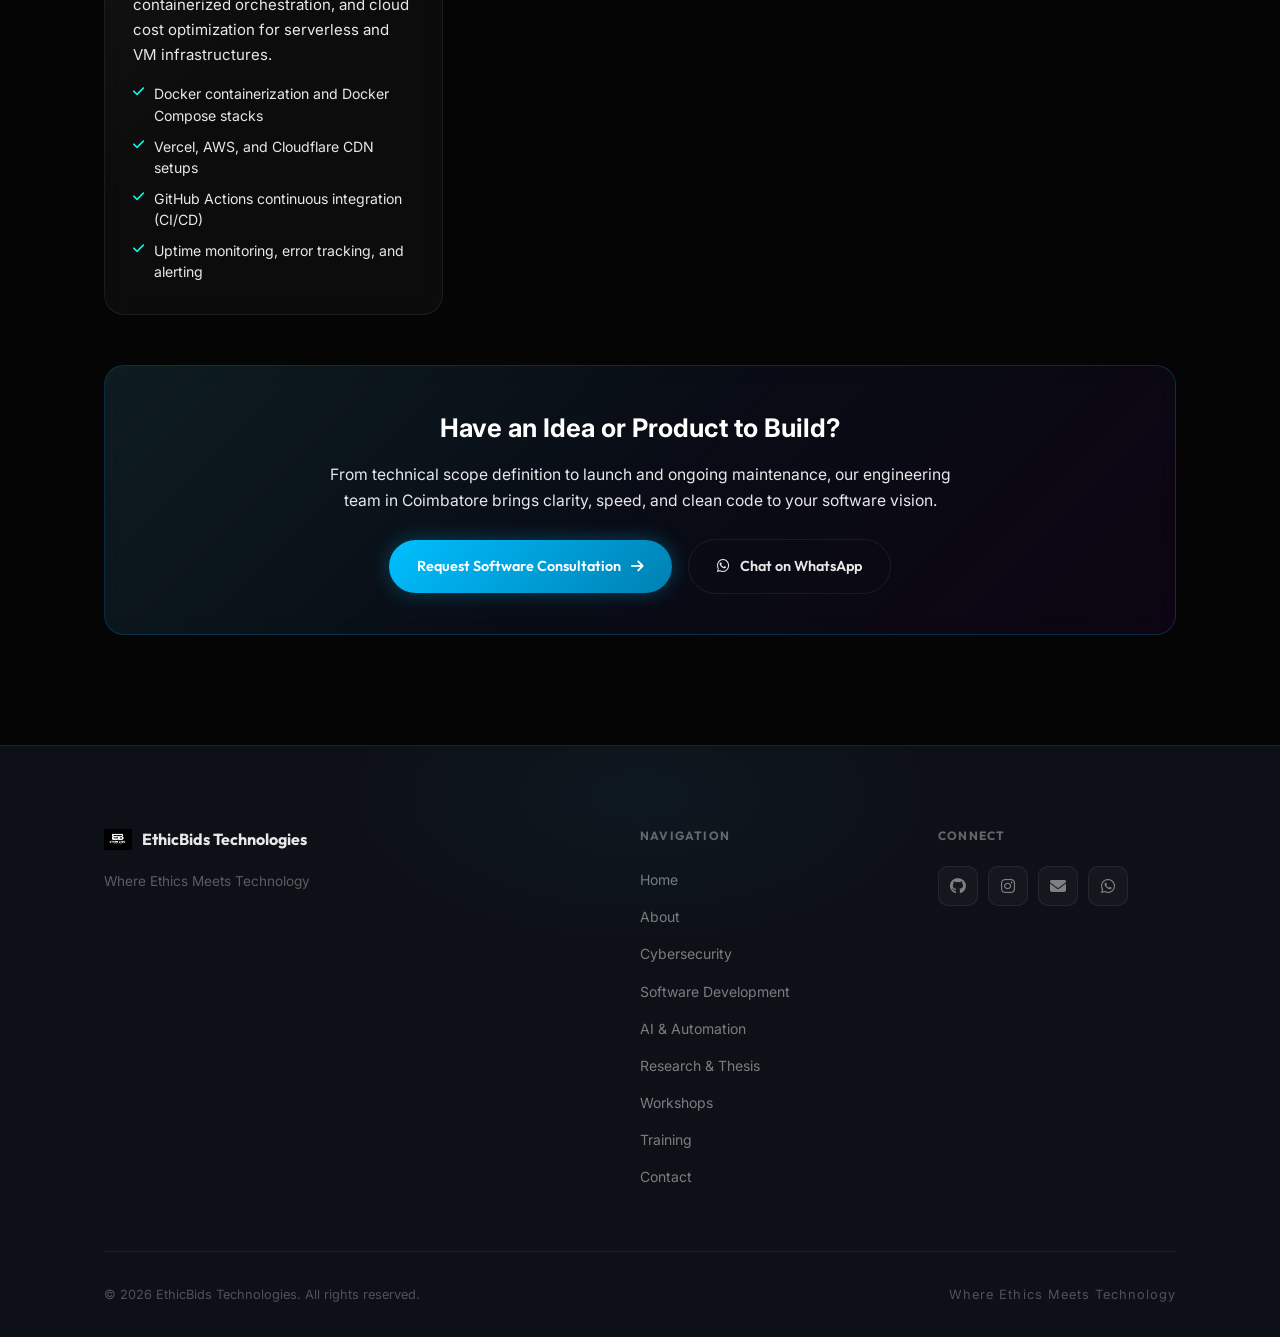
<file: software-development.html>
<!DOCTYPE html>
<html lang="en">

<head>
  <meta charset="UTF-8">
  <meta name="viewport" content="width=device-width, initial-scale=1.0">

  <!-- ═══ PRIMARY SEO META ════════════════════════════ -->
  <title>Custom Software Development &amp; Web Engineering | EthicBids Technologies</title>
  <meta name="description" content="EthicBids Technologies designs and engineers high-performance web applications, mobile apps, and scalable cloud software in Coimbatore, Tamil Nadu.">
  <meta name="keywords" content="EthicBids Software Development, software company Coimbatore, web application development Tamil Nadu, custom software engineering, full stack development, mobile app developers, cloud software">
  <meta name="author" content="EthicBids Technologies">
  <meta name="robots" content="index, follow, max-snippet:-1, max-image-preview:large, max-video-preview:-1">
  <link rel="canonical" href="https://ethicbids.vercel.app/software-development.html">

  <!-- ═══ OPEN GRAPH ════════════════════════════════════ -->
  <meta property="og:type" content="website">
  <meta property="og:url" content="https://ethicbids.vercel.app/software-development.html">
  <meta property="og:site_name" content="EthicBids Technologies">
  <meta property="og:title" content="Custom Software Development &amp; Web Engineering | EthicBids Technologies">
  <meta property="og:description" content="Modern, scalable software development for businesses and institutions by EthicBids Technologies in Coimbatore.">
  <meta property="og:image" content="https://ethicbids.vercel.app/images/logo.png">
  <meta property="og:image:width" content="512">
  <meta property="og:image:height" content="512">
  <meta property="og:image:alt" content="EthicBids Technologies Software Engineering">
  <meta property="og:locale" content="en_IN">

  <!-- ═══ TWITTER CARD ══════════════════════════════════ -->
  <meta name="twitter:card" content="summary">
  <meta name="twitter:site" content="@ethicbids">
  <meta name="twitter:title" content="Custom Software Development &amp; Web Engineering | EthicBids Technologies">
  <meta name="twitter:description" content="Scalable, secure, and intuitive web and mobile software development by EthicBids Technologies.">
  <meta name="twitter:image" content="https://ethicbids.vercel.app/images/logo.png">

  <!-- ═══ FAVICON ═══════════════════════════════════════ -->
  <link rel="icon" href="images/logo.png" type="image/png" sizes="32x32">
  <link rel="shortcut icon" href="images/logo.png" type="image/png">
  <link rel="apple-touch-icon" href="images/logo.png">

  <!-- ═══ FONTS & STYLES ════════════════════════════════ -->
  <link rel="preconnect" href="https://fonts.googleapis.com">
  <link rel="preconnect" href="https://fonts.gstatic.com" crossorigin>
  <link rel="stylesheet" href="https://fonts.googleapis.com/css2?family=Outfit:wght@300;400;500;600;700;800;900&family=Inter:wght@300;400;500;600&display=swap">
  <link rel="stylesheet" href="https://cdnjs.cloudflare.com/ajax/libs/font-awesome/6.5.1/css/all.min.css" crossorigin="anonymous">
  <link rel="stylesheet" href="styles.css">

  <!-- ═══ STRUCTURED DATA — Service & Breadcrumbs ═══════ -->
  <script type="application/ld+json">
  {
    "@context": "https://schema.org",
    "@type": "Service",
    "name": "Custom Software Development & Web Engineering",
    "provider": {
      "@type": "Organization",
      "name": "EthicBids Technologies",
      "url": "https://ethicbids.vercel.app/"
    },
    "serviceType": "Software Engineering",
    "description": "Full-cycle custom software development, modern frontend web design, backend API architecture, and cross-platform mobile apps in Coimbatore.",
    "areaServed": {
      "@type": "City",
      "name": "Coimbatore"
    },
    "hasOfferCatalog": {
      "@type": "OfferCatalog",
      "name": "Software Engineering Capabilities",
      "itemListElement": [
        {
          "@type": "Offer",
          "itemOffered": {
            "@type": "Service",
            "name": "Full-Stack Web Application Development"
          }
        },
        {
          "@type": "Offer",
          "itemOffered": {
            "@type": "Service",
            "name": "Mobile Application Engineering (iOS & Android)"
          }
        },
        {
          "@type": "Offer",
          "itemOffered": {
            "@type": "Service",
            "name": "Cloud Backend & API Infrastructure"
          }
        }
      ]
    }
  }
  </script>
  <script type="application/ld+json">
  {
    "@context": "https://schema.org",
    "@type": "BreadcrumbList",
    "itemListElement": [
      {
        "@type": "ListItem",
        "position": 1,
        "name": "Home",
        "item": "https://ethicbids.vercel.app/"
      },
      {
        "@type": "ListItem",
        "position": 2,
        "name": "Software Development",
        "item": "https://ethicbids.vercel.app/software-development.html"
      }
    ]
  }
  </script>
</head>

<body>
  <!-- Custom Cursor -->
  <div id="cursor-glow" class="cursor-glow" aria-hidden="true"></div>
  <div id="cursor-dot" class="cursor-dot" aria-hidden="true"></div>

  <!-- Navigation -->
  <nav id="navbar" class="navbar" role="navigation" aria-label="Main navigation">
    <div class="nav-container">
      <a href="index.html" class="nav-logo" aria-label="EthicBids Technologies Home">
        <img src="images/logo.png" alt="EthicBids Technologies" class="nav-logo-img" width="32" height="32">
        <span class="nav-logo-text">EthicBids</span>
      </a>

      <ul class="nav-links" id="navLinks" role="list">
        <li><a href="index.html" class="nav-link">Home</a></li>
        <li><a href="about.html" class="nav-link">About</a></li>
        <li><a href="cybersecurity.html" class="nav-link">Cybersecurity</a></li>
        <li><a href="software-development.html" class="nav-link active">Software</a></li>
        <li><a href="ai-solutions.html" class="nav-link">AI &amp; Automation</a></li>
        <li><a href="research-projects.html" class="nav-link">Research</a></li>
        <li><a href="workshops.html" class="nav-link">Workshops</a></li>
        <li><a href="training.html" class="nav-link">Training</a></li>
        <li><a href="contact.html" class="nav-link">Contact</a></li>
      </ul>

      <a href="contact.html" class="nav-cta magnetic-btn" id="navCta">
        <span>Start Project</span>
        <i class="fas fa-arrow-right" aria-hidden="true"></i>
      </a>

      <button class="nav-toggle" id="navToggle" aria-label="Toggle mobile menu" aria-expanded="false">
        <span class="toggle-bar"></span>
        <span class="toggle-bar"></span>
        <span class="toggle-bar"></span>
      </button>
    </div>

    <!-- Mobile Menu -->
    <div class="mobile-menu" id="mobileMenu" aria-hidden="true">
      <ul class="mobile-links" role="list">
        <li><a href="index.html" class="mobile-link">Home</a></li>
        <li><a href="about.html" class="mobile-link">About</a></li>
        <li><a href="cybersecurity.html" class="mobile-link">Cybersecurity</a></li>
        <li><a href="software-development.html" class="mobile-link">Software</a></li>
        <li><a href="ai-solutions.html" class="mobile-link">AI &amp; Automation</a></li>
        <li><a href="research-projects.html" class="mobile-link">Research</a></li>
        <li><a href="workshops.html" class="mobile-link">Workshops</a></li>
        <li><a href="training.html" class="mobile-link">Training</a></li>
        <li><a href="contact.html" class="mobile-link">Contact</a></li>
      </ul>
      <a href="contact.html" class="mobile-cta">Start Project &rarr;</a>
    </div>
  </nav>

  <!-- Hero Section -->
  <header class="subpage-hero">
    <div class="subpage-hero-glow" aria-hidden="true"></div>
    <div class="container">
      <div class="breadcrumbs">
        <a href="index.html">Home</a>
        <span>/</span>
        <span>Services</span>
        <span>/</span>
        <span>Software Development</span>
      </div>
      <h1 class="subpage-title">
        Custom Software Engineering &amp; <br>
        <span class="subpage-title-gradient">Full-Stack Solutions</span>
      </h1>
      <p class="subpage-subtitle">
        We transform complex product requirements into robust, high-performance web platforms and mobile applications. EthicBids Technologies combines architectural rigor, security-first thinking, and fluid user experiences.
      </p>
      <div class="hero-actions">
        <a href="contact.html" class="btn btn-primary magnetic-btn">
          <span>Discuss Your Architecture</span>
          <i class="fas fa-code" aria-hidden="true"></i>
        </a>
        <a href="https://wa.me/916383649726" target="_blank" rel="noopener" class="btn btn-ghost magnetic-btn">
          <i class="fab fa-whatsapp" aria-hidden="true"></i>
          <span>WhatsApp Consultation</span>
        </a>
      </div>
    </div>
  </header>

  <!-- Main Content -->
  <main class="subpage-content">
    <div class="container">
      <div class="section-header text-center" style="margin-bottom: 40px;">
        <span class="section-tag"><i class="fas fa-layer-group"></i> Engineering Expertise</span>
        <h2 class="section-title">Built for Performance, Built for Scale</h2>
        <p class="section-desc">Modern stacks, clean codebases, automated tests, and continuous deployment.</p>
      </div>

      <div class="content-grid-2col">
        <!-- Card 1 -->
        <article class="content-card glass-card">
          <div class="content-card-icon">
            <i class="fas fa-globe"></i>
          </div>
          <h3>Modern Web Applications</h3>
          <p>
            Fast, responsive, and SEO-optimized web applications built with contemporary frontend frameworks and vanilla standards. We focus on low Core Web Vitals latency and responsive interactions.
          </p>
          <ul class="feature-checklist">
            <li><i class="fas fa-check"></i> React, Next.js, and high-speed Vanilla JS architectures</li>
            <li><i class="fas fa-check"></i> Component-driven design systems and dark mode UX</li>
            <li><i class="fas fa-check"></i> Lighthouse 90+ performance and SEO optimization</li>
            <li><i class="fas fa-check"></i> Accessibility compliance (WCAG 2.1 AA)</li>
          </ul>
        </article>

        <!-- Card 2 -->
        <article class="content-card glass-card">
          <div class="content-card-icon">
            <i class="fas fa-server"></i>
          </div>
          <h3>Backend &amp; API Architecture</h3>
          <p>
            Resilient backend systems, RESTful microservices, and asynchronous event streams designed to handle growing data loads with predictable response times and high fault tolerance.
          </p>
          <ul class="feature-checklist">
            <li><i class="fas fa-check"></i> Node.js, Python FastAPI/Django, and Go services</li>
            <li><i class="fas fa-check"></i> PostgreSQL, MongoDB, and Redis caching layers</li>
            <li><i class="fas fa-check"></i> Secure JWT/OAuth2 authentication pipelines</li>
            <li><i class="fas fa-check"></i> Automated database migrations and backup workflows</li>
          </ul>
        </article>

        <!-- Card 3 -->
        <article class="content-card glass-card">
          <div class="content-card-icon">
            <i class="fas fa-mobile-screen-button"></i>
          </div>
          <h3>Mobile App Development</h3>
          <p>
            Cross-platform iOS and Android applications engineered for fluid 60fps animations, offline-first data caching, and native device capability integrations.
          </p>
          <ul class="feature-checklist">
            <li><i class="fas fa-check"></i> Flutter and React Native cross-platform workflows</li>
            <li><i class="fas fa-check"></i> Push notifications, payment gateway and SMS integrations</li>
            <li><i class="fas fa-check"></i> Secure local storage and biometric authentication</li>
            <li><i class="fas fa-check"></i> Play Store &amp; App Store deployment assistance</li>
          </ul>
        </article>

        <!-- Card 4 -->
        <article class="content-card glass-card">
          <div class="content-card-icon">
            <i class="fas fa-cloud"></i>
          </div>
          <h3>Cloud Infrastructure &amp; DevOps</h3>
          <p>
            Zero-downtime deployment pipelines, containerized orchestration, and cloud cost optimization for serverless and VM infrastructures.
          </p>
          <ul class="feature-checklist">
            <li><i class="fas fa-check"></i> Docker containerization and Docker Compose stacks</li>
            <li><i class="fas fa-check"></i> Vercel, AWS, and Cloudflare CDN setups</li>
            <li><i class="fas fa-check"></i> GitHub Actions continuous integration (CI/CD)</li>
            <li><i class="fas fa-check"></i> Uptime monitoring, error tracking, and alerting</li>
          </ul>
        </article>
      </div>

      <!-- Action Banner -->
      <section class="highlight-banner glass-card" aria-label="Software project consultation call to action">
        <h2>Have an Idea or Product to Build?</h2>
        <p>
          From technical scope definition to launch and ongoing maintenance, our engineering team in Coimbatore brings clarity, speed, and clean code to your software vision.
        </p>
        <a href="contact.html" class="btn btn-primary magnetic-btn">
          <span>Request Software Consultation</span>
          <i class="fas fa-arrow-right" aria-hidden="true"></i>
        </a>
        <a href="https://wa.me/916383649726" target="_blank" rel="noopener" class="btn btn-ghost magnetic-btn">
          <i class="fab fa-whatsapp" aria-hidden="true"></i>
          <span>Chat on WhatsApp</span>
        </a>
      </section>
    </div>
  </main>

  <!-- Footer -->
  <footer class="footer" role="contentinfo">
    <div class="footer-glow" aria-hidden="true"></div>
    <div class="container">
      <div class="footer-top">
        <div class="footer-brand">
          <a href="index.html" class="footer-logo" aria-label="EthicBids Technologies — Home">
            <img src="images/logo.png" alt="EthicBids Technologies" class="footer-logo-img" width="28" height="28" loading="lazy">
            <span>EthicBids Technologies</span>
          </a>
          <p class="footer-tagline">Where Ethics Meets Technology</p>
        </div>

        <nav class="footer-nav" aria-label="Footer navigation">
          <h4>Navigation</h4>
          <ul role="list">
            <li><a href="index.html">Home</a></li>
            <li><a href="about.html">About</a></li>
            <li><a href="cybersecurity.html">Cybersecurity</a></li>
            <li><a href="software-development.html">Software Development</a></li>
            <li><a href="ai-solutions.html">AI &amp; Automation</a></li>
            <li><a href="research-projects.html">Research &amp; Thesis</a></li>
            <li><a href="workshops.html">Workshops</a></li>
            <li><a href="training.html">Training</a></li>
            <li><a href="contact.html">Contact</a></li>
          </ul>
        </nav>

        <div class="footer-social">
          <h4>Connect</h4>
          <div class="footer-social-links">
            <a href="https://github.com/ethicbids-tech" target="_blank" rel="noopener" class="footer-social-link" aria-label="GitHub">
              <i class="fab fa-github" aria-hidden="true"></i>
            </a>
            <a href="https://instagram.com/ethicbids_official" target="_blank" rel="noopener" class="footer-social-link" aria-label="Instagram">
              <i class="fab fa-instagram" aria-hidden="true"></i>
            </a>
            <a href="mailto:ethicbids@gmail.com" class="footer-social-link" aria-label="Email">
              <i class="fas fa-envelope" aria-hidden="true"></i>
            </a>
            <a href="https://wa.me/916383649726" target="_blank" rel="noopener" class="footer-social-link" aria-label="WhatsApp">
              <i class="fab fa-whatsapp" aria-hidden="true"></i>
            </a>
          </div>
        </div>
      </div>

      <div class="footer-bottom">
        <p>&copy; 2026 EthicBids Technologies. All rights reserved.</p>
        <p class="footer-bottom-tagline">Where Ethics Meets Technology</p>
      </div>
    </div>
  </footer>

  <script src="script.js" defer></script>
</body>

</html>
</file>
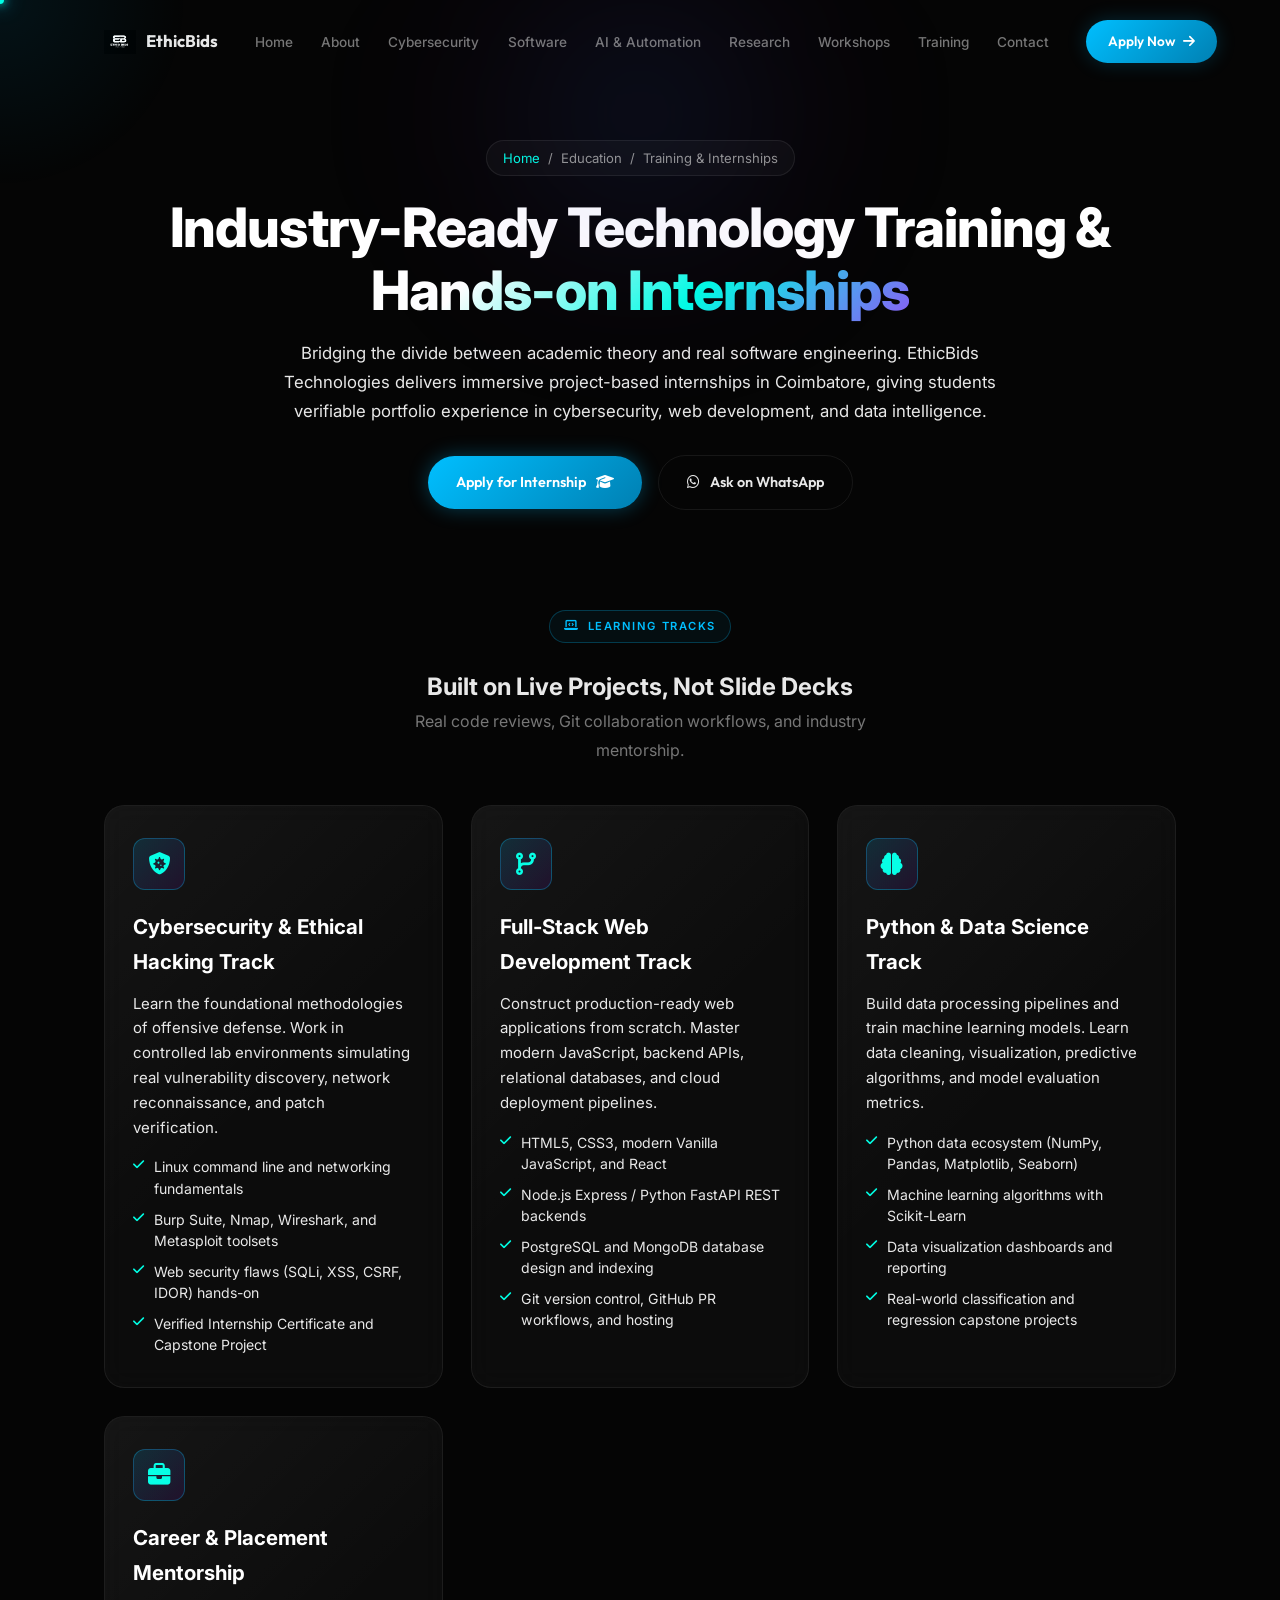
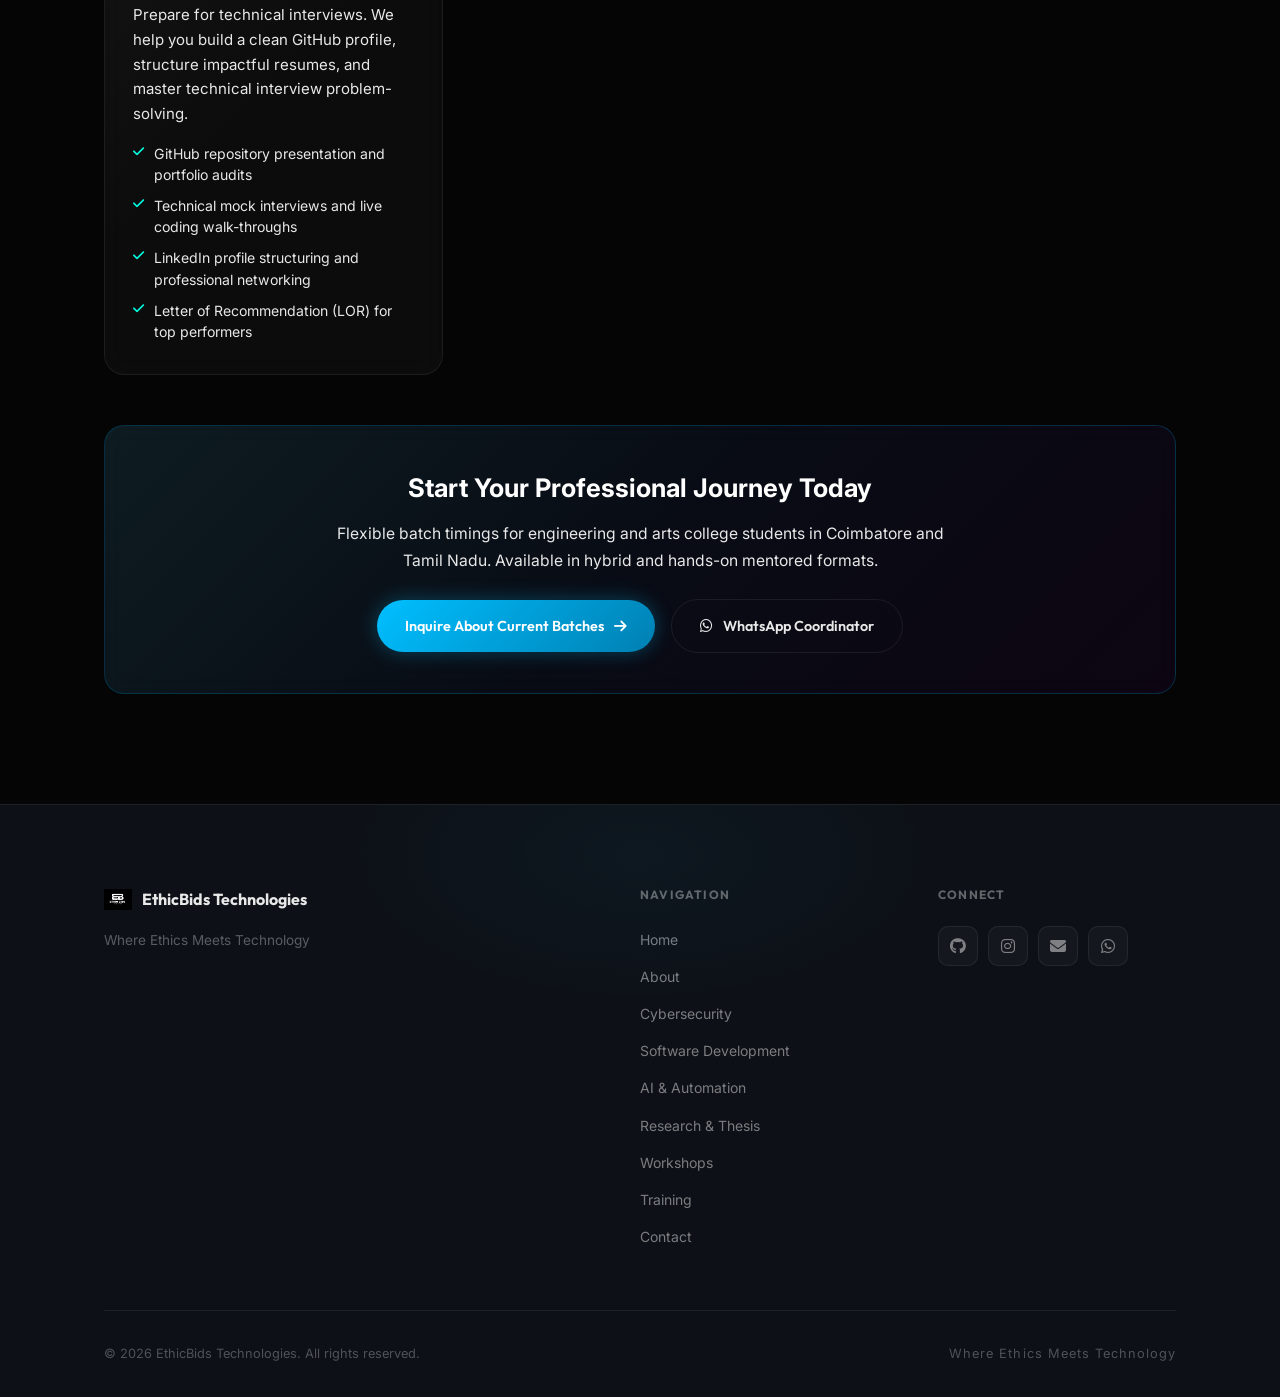
<file: training.html>
<!DOCTYPE html>
<html lang="en">

<head>
  <meta charset="UTF-8">
  <meta name="viewport" content="width=device-width, initial-scale=1.0">

  <!-- ═══ PRIMARY SEO META ════════════════════════════ -->
  <title>Technology Training &amp; Internships | EthicBids Technologies</title>
  <meta name="description" content="EthicBids Technologies offers hands-on internships and industry technology training in Coimbatore in cybersecurity, full-stack development, Python, and data science.">
  <meta name="keywords" content="EthicBids Training, technology internships Coimbatore, student tech training Tamil Nadu, cybersecurity internship, full stack training Coimbatore, practical coding bootcamp, placement assistance">
  <meta name="author" content="EthicBids Technologies">
  <meta name="robots" content="index, follow, max-snippet:-1, max-image-preview:large, max-video-preview:-1">
  <link rel="canonical" href="https://ethicbids.vercel.app/training.html">

  <!-- ═══ OPEN GRAPH ════════════════════════════════════ -->
  <meta property="og:type" content="website">
  <meta property="og:url" content="https://ethicbids.vercel.app/training.html">
  <meta property="og:site_name" content="EthicBids Technologies">
  <meta property="og:title" content="Technology Training &amp; Internships | EthicBids Technologies">
  <meta property="og:description" content="Gain industry-ready practical experience with internships and mentorship programs from EthicBids Technologies.">
  <meta property="og:image" content="https://ethicbids.vercel.app/images/logo.png">
  <meta property="og:image:width" content="512">
  <meta property="og:image:height" content="512">
  <meta property="og:image:alt" content="EthicBids Technologies Training & Internships">
  <meta property="og:locale" content="en_IN">

  <!-- ═══ TWITTER CARD ══════════════════════════════════ -->
  <meta name="twitter:card" content="summary">
  <meta name="twitter:site" content="@ethicbids">
  <meta name="twitter:title" content="Technology Training &amp; Internships | EthicBids Technologies">
  <meta name="twitter:description" content="Practical skills, live projects, and dedicated mentorship for engineering students and graduates.">
  <meta name="twitter:image" content="https://ethicbids.vercel.app/images/logo.png">

  <!-- ═══ FAVICON ═══════════════════════════════════════ -->
  <link rel="icon" href="images/logo.png" type="image/png" sizes="32x32">
  <link rel="shortcut icon" href="images/logo.png" type="image/png">
  <link rel="apple-touch-icon" href="images/logo.png">

  <!-- ═══ FONTS & STYLES ════════════════════════════════ -->
  <link rel="preconnect" href="https://fonts.googleapis.com">
  <link rel="preconnect" href="https://fonts.gstatic.com" crossorigin>
  <link rel="stylesheet" href="https://fonts.googleapis.com/css2?family=Outfit:wght@300;400;500;600;700;800;900&family=Inter:wght@300;400;500;600&display=swap">
  <link rel="stylesheet" href="https://cdnjs.cloudflare.com/ajax/libs/font-awesome/6.5.1/css/all.min.css" crossorigin="anonymous">
  <link rel="stylesheet" href="styles.css">

  <!-- ═══ STRUCTURED DATA — Course & Breadcrumbs ════════ -->
  <script type="application/ld+json">
  {
    "@context": "https://schema.org",
    "@type": "EducationalOccupationalProgram",
    "name": "Technology Training & Practical Internships",
    "provider": {
      "@type": "Organization",
      "name": "EthicBids Technologies",
      "url": "https://ethicbids.vercel.app/"
    },
    "description": "Intensive industry training and internship tracks covering cybersecurity, full-stack software development, and AI engineering.",
    "educationalProgramMode": "Blended",
    "occupationalCategory": "Software and Cybersecurity Engineering"
  }
  </script>
  <script type="application/ld+json">
  {
    "@context": "https://schema.org",
    "@type": "BreadcrumbList",
    "itemListElement": [
      {
        "@type": "ListItem",
        "position": 1,
        "name": "Home",
        "item": "https://ethicbids.vercel.app/"
      },
      {
        "@type": "ListItem",
        "position": 2,
        "name": "Training",
        "item": "https://ethicbids.vercel.app/training.html"
      }
    ]
  }
  </script>
</head>

<body>
  <!-- Custom Cursor -->
  <div id="cursor-glow" class="cursor-glow" aria-hidden="true"></div>
  <div id="cursor-dot" class="cursor-dot" aria-hidden="true"></div>

  <!-- Navigation -->
  <nav id="navbar" class="navbar" role="navigation" aria-label="Main navigation">
    <div class="nav-container">
      <a href="index.html" class="nav-logo" aria-label="EthicBids Technologies Home">
        <img src="images/logo.png" alt="EthicBids Technologies" class="nav-logo-img" width="32" height="32">
        <span class="nav-logo-text">EthicBids</span>
      </a>

      <ul class="nav-links" id="navLinks" role="list">
        <li><a href="index.html" class="nav-link">Home</a></li>
        <li><a href="about.html" class="nav-link">About</a></li>
        <li><a href="cybersecurity.html" class="nav-link">Cybersecurity</a></li>
        <li><a href="software-development.html" class="nav-link">Software</a></li>
        <li><a href="ai-solutions.html" class="nav-link">AI &amp; Automation</a></li>
        <li><a href="research-projects.html" class="nav-link">Research</a></li>
        <li><a href="workshops.html" class="nav-link">Workshops</a></li>
        <li><a href="training.html" class="nav-link active">Training</a></li>
        <li><a href="contact.html" class="nav-link">Contact</a></li>
      </ul>

      <a href="contact.html" class="nav-cta magnetic-btn" id="navCta">
        <span>Apply Now</span>
        <i class="fas fa-arrow-right" aria-hidden="true"></i>
      </a>

      <button class="nav-toggle" id="navToggle" aria-label="Toggle mobile menu" aria-expanded="false">
        <span class="toggle-bar"></span>
        <span class="toggle-bar"></span>
        <span class="toggle-bar"></span>
      </button>
    </div>

    <!-- Mobile Menu -->
    <div class="mobile-menu" id="mobileMenu" aria-hidden="true">
      <ul class="mobile-links" role="list">
        <li><a href="index.html" class="mobile-link">Home</a></li>
        <li><a href="about.html" class="mobile-link">About</a></li>
        <li><a href="cybersecurity.html" class="mobile-link">Cybersecurity</a></li>
        <li><a href="software-development.html" class="mobile-link">Software</a></li>
        <li><a href="ai-solutions.html" class="mobile-link">AI &amp; Automation</a></li>
        <li><a href="research-projects.html" class="mobile-link">Research</a></li>
        <li><a href="workshops.html" class="mobile-link">Workshops</a></li>
        <li><a href="training.html" class="mobile-link">Training</a></li>
        <li><a href="contact.html" class="mobile-link">Contact</a></li>
      </ul>
      <a href="contact.html" class="mobile-cta">Apply Now &rarr;</a>
    </div>
  </nav>

  <!-- Hero Section -->
  <header class="subpage-hero">
    <div class="subpage-hero-glow" aria-hidden="true"></div>
    <div class="container">
      <div class="breadcrumbs">
        <a href="index.html">Home</a>
        <span>/</span>
        <span>Education</span>
        <span>/</span>
        <span>Training &amp; Internships</span>
      </div>
      <h1 class="subpage-title">
        Industry-Ready Technology Training &amp; <br>
        <span class="subpage-title-gradient">Hands-on Internships</span>
      </h1>
      <p class="subpage-subtitle">
        Bridging the divide between academic theory and real software engineering. EthicBids Technologies delivers immersive project-based internships in Coimbatore, giving students verifiable portfolio experience in cybersecurity, web development, and data intelligence.
      </p>
      <div class="hero-actions">
        <a href="contact.html" class="btn btn-primary magnetic-btn">
          <span>Apply for Internship</span>
          <i class="fas fa-graduation-cap" aria-hidden="true"></i>
        </a>
        <a href="https://wa.me/916383649726" target="_blank" rel="noopener" class="btn btn-ghost magnetic-btn">
          <i class="fab fa-whatsapp" aria-hidden="true"></i>
          <span>Ask on WhatsApp</span>
        </a>
      </div>
    </div>
  </header>

  <!-- Main Content -->
  <main class="subpage-content">
    <div class="container">
      <div class="section-header text-center" style="margin-bottom: 40px;">
        <span class="section-tag"><i class="fas fa-laptop-code"></i> Learning Tracks</span>
        <h2 class="section-title">Built on Live Projects, Not Slide Decks</h2>
        <p class="section-desc">Real code reviews, Git collaboration workflows, and industry mentorship.</p>
      </div>

      <div class="content-grid-2col">
        <!-- Card 1 -->
        <article class="content-card glass-card">
          <div class="content-card-icon">
            <i class="fas fa-shield-virus"></i>
          </div>
          <h3>Cybersecurity &amp; Ethical Hacking Track</h3>
          <p>
            Learn the foundational methodologies of offensive defense. Work in controlled lab environments simulating real vulnerability discovery, network reconnaissance, and patch verification.
          </p>
          <ul class="feature-checklist">
            <li><i class="fas fa-check"></i> Linux command line and networking fundamentals</li>
            <li><i class="fas fa-check"></i> Burp Suite, Nmap, Wireshark, and Metasploit toolsets</li>
            <li><i class="fas fa-check"></i> Web security flaws (SQLi, XSS, CSRF, IDOR) hands-on</li>
            <li><i class="fas fa-check"></i> Verified Internship Certificate and Capstone Project</li>
          </ul>
        </article>

        <!-- Card 2 -->
        <article class="content-card glass-card">
          <div class="content-card-icon">
            <i class="fas fa-code-branch"></i>
          </div>
          <h3>Full-Stack Web Development Track</h3>
          <p>
            Construct production-ready web applications from scratch. Master modern JavaScript, backend APIs, relational databases, and cloud deployment pipelines.
          </p>
          <ul class="feature-checklist">
            <li><i class="fas fa-check"></i> HTML5, CSS3, modern Vanilla JavaScript, and React</li>
            <li><i class="fas fa-check"></i> Node.js Express / Python FastAPI REST backends</li>
            <li><i class="fas fa-check"></i> PostgreSQL and MongoDB database design and indexing</li>
            <li><i class="fas fa-check"></i> Git version control, GitHub PR workflows, and hosting</li>
          </ul>
        </article>

        <!-- Card 3 -->
        <article class="content-card glass-card">
          <div class="content-card-icon">
            <i class="fas fa-brain"></i>
          </div>
          <h3>Python &amp; Data Science Track</h3>
          <p>
            Build data processing pipelines and train machine learning models. Learn data cleaning, visualization, predictive algorithms, and model evaluation metrics.
          </p>
          <ul class="feature-checklist">
            <li><i class="fas fa-check"></i> Python data ecosystem (NumPy, Pandas, Matplotlib, Seaborn)</li>
            <li><i class="fas fa-check"></i> Machine learning algorithms with Scikit-Learn</li>
            <li><i class="fas fa-check"></i> Data visualization dashboards and reporting</li>
            <li><i class="fas fa-check"></i> Real-world classification and regression capstone projects</li>
          </ul>
        </article>

        <!-- Card 4 -->
        <article class="content-card glass-card">
          <div class="content-card-icon">
            <i class="fas fa-briefcase"></i>
          </div>
          <h3>Career &amp; Placement Mentorship</h3>
          <p>
            Prepare for technical interviews. We help you build a clean GitHub profile, structure impactful resumes, and master technical interview problem-solving.
          </p>
          <ul class="feature-checklist">
            <li><i class="fas fa-check"></i> GitHub repository presentation and portfolio audits</li>
            <li><i class="fas fa-check"></i> Technical mock interviews and live coding walk-throughs</li>
            <li><i class="fas fa-check"></i> LinkedIn profile structuring and professional networking</li>
            <li><i class="fas fa-check"></i> Letter of Recommendation (LOR) for top performers</li>
          </ul>
        </article>
      </div>

      <!-- Action Banner -->
      <section class="highlight-banner glass-card" aria-label="Internship enrollment call to action">
        <h2>Start Your Professional Journey Today</h2>
        <p>
          Flexible batch timings for engineering and arts college students in Coimbatore and Tamil Nadu. Available in hybrid and hands-on mentored formats.
        </p>
        <a href="contact.html" class="btn btn-primary magnetic-btn">
          <span>Inquire About Current Batches</span>
          <i class="fas fa-arrow-right" aria-hidden="true"></i>
        </a>
        <a href="https://wa.me/916383649726" target="_blank" rel="noopener" class="btn btn-ghost magnetic-btn">
          <i class="fab fa-whatsapp" aria-hidden="true"></i>
          <span>WhatsApp Coordinator</span>
        </a>
      </section>
    </div>
  </main>

  <!-- Footer -->
  <footer class="footer" role="contentinfo">
    <div class="footer-glow" aria-hidden="true"></div>
    <div class="container">
      <div class="footer-top">
        <div class="footer-brand">
          <a href="index.html" class="footer-logo" aria-label="EthicBids Technologies — Home">
            <img src="images/logo.png" alt="EthicBids Technologies" class="footer-logo-img" width="28" height="28" loading="lazy">
            <span>EthicBids Technologies</span>
          </a>
          <p class="footer-tagline">Where Ethics Meets Technology</p>
        </div>

        <nav class="footer-nav" aria-label="Footer navigation">
          <h4>Navigation</h4>
          <ul role="list">
            <li><a href="index.html">Home</a></li>
            <li><a href="about.html">About</a></li>
            <li><a href="cybersecurity.html">Cybersecurity</a></li>
            <li><a href="software-development.html">Software Development</a></li>
            <li><a href="ai-solutions.html">AI &amp; Automation</a></li>
            <li><a href="research-projects.html">Research &amp; Thesis</a></li>
            <li><a href="workshops.html">Workshops</a></li>
            <li><a href="training.html">Training</a></li>
            <li><a href="contact.html">Contact</a></li>
          </ul>
        </nav>

        <div class="footer-social">
          <h4>Connect</h4>
          <div class="footer-social-links">
            <a href="https://github.com/ethicbids-tech" target="_blank" rel="noopener" class="footer-social-link" aria-label="GitHub">
              <i class="fab fa-github" aria-hidden="true"></i>
            </a>
            <a href="https://instagram.com/ethicbids_official" target="_blank" rel="noopener" class="footer-social-link" aria-label="Instagram">
              <i class="fab fa-instagram" aria-hidden="true"></i>
            </a>
            <a href="mailto:ethicbids@gmail.com" class="footer-social-link" aria-label="Email">
              <i class="fas fa-envelope" aria-hidden="true"></i>
            </a>
            <a href="https://wa.me/916383649726" target="_blank" rel="noopener" class="footer-social-link" aria-label="WhatsApp">
              <i class="fab fa-whatsapp" aria-hidden="true"></i>
            </a>
          </div>
        </div>
      </div>

      <div class="footer-bottom">
        <p>&copy; 2026 EthicBids Technologies. All rights reserved.</p>
        <p class="footer-bottom-tagline">Where Ethics Meets Technology</p>
      </div>
    </div>
  </footer>

  <script src="script.js" defer></script>
</body>

</html>
</file>
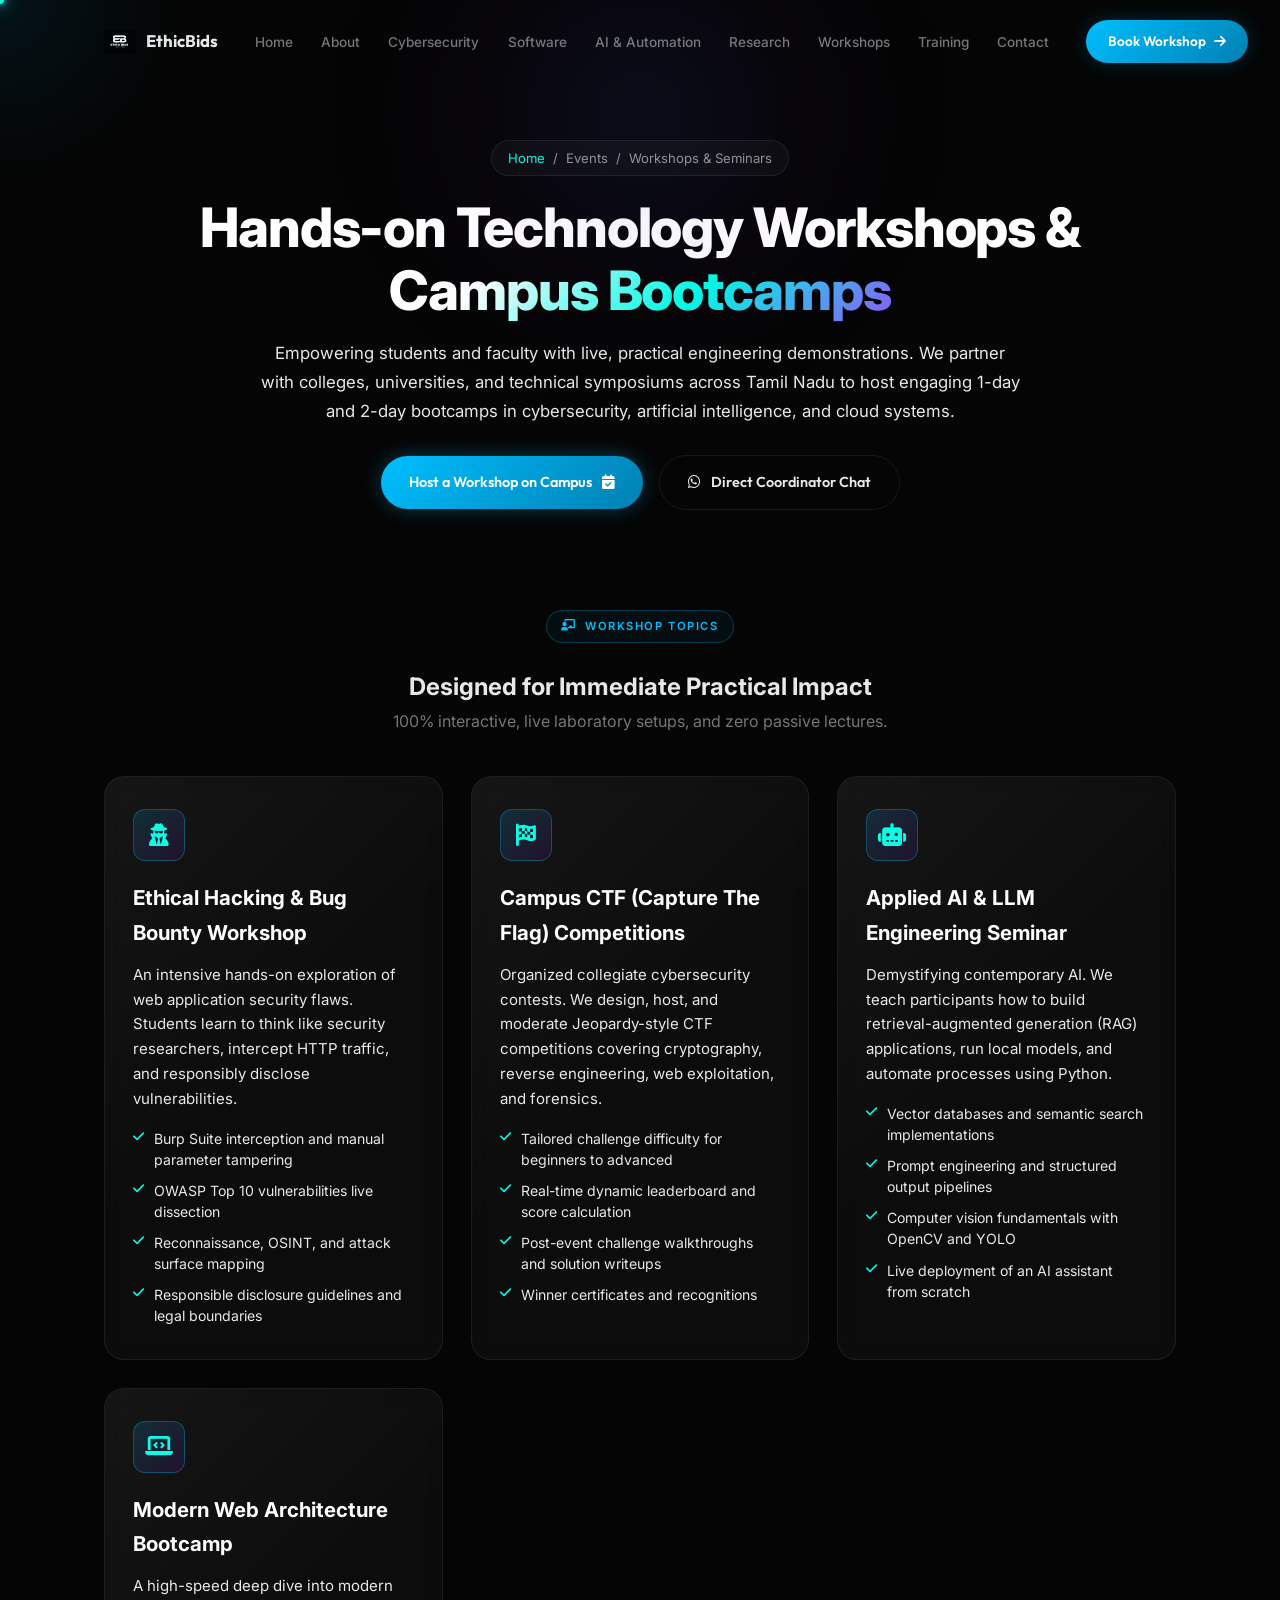
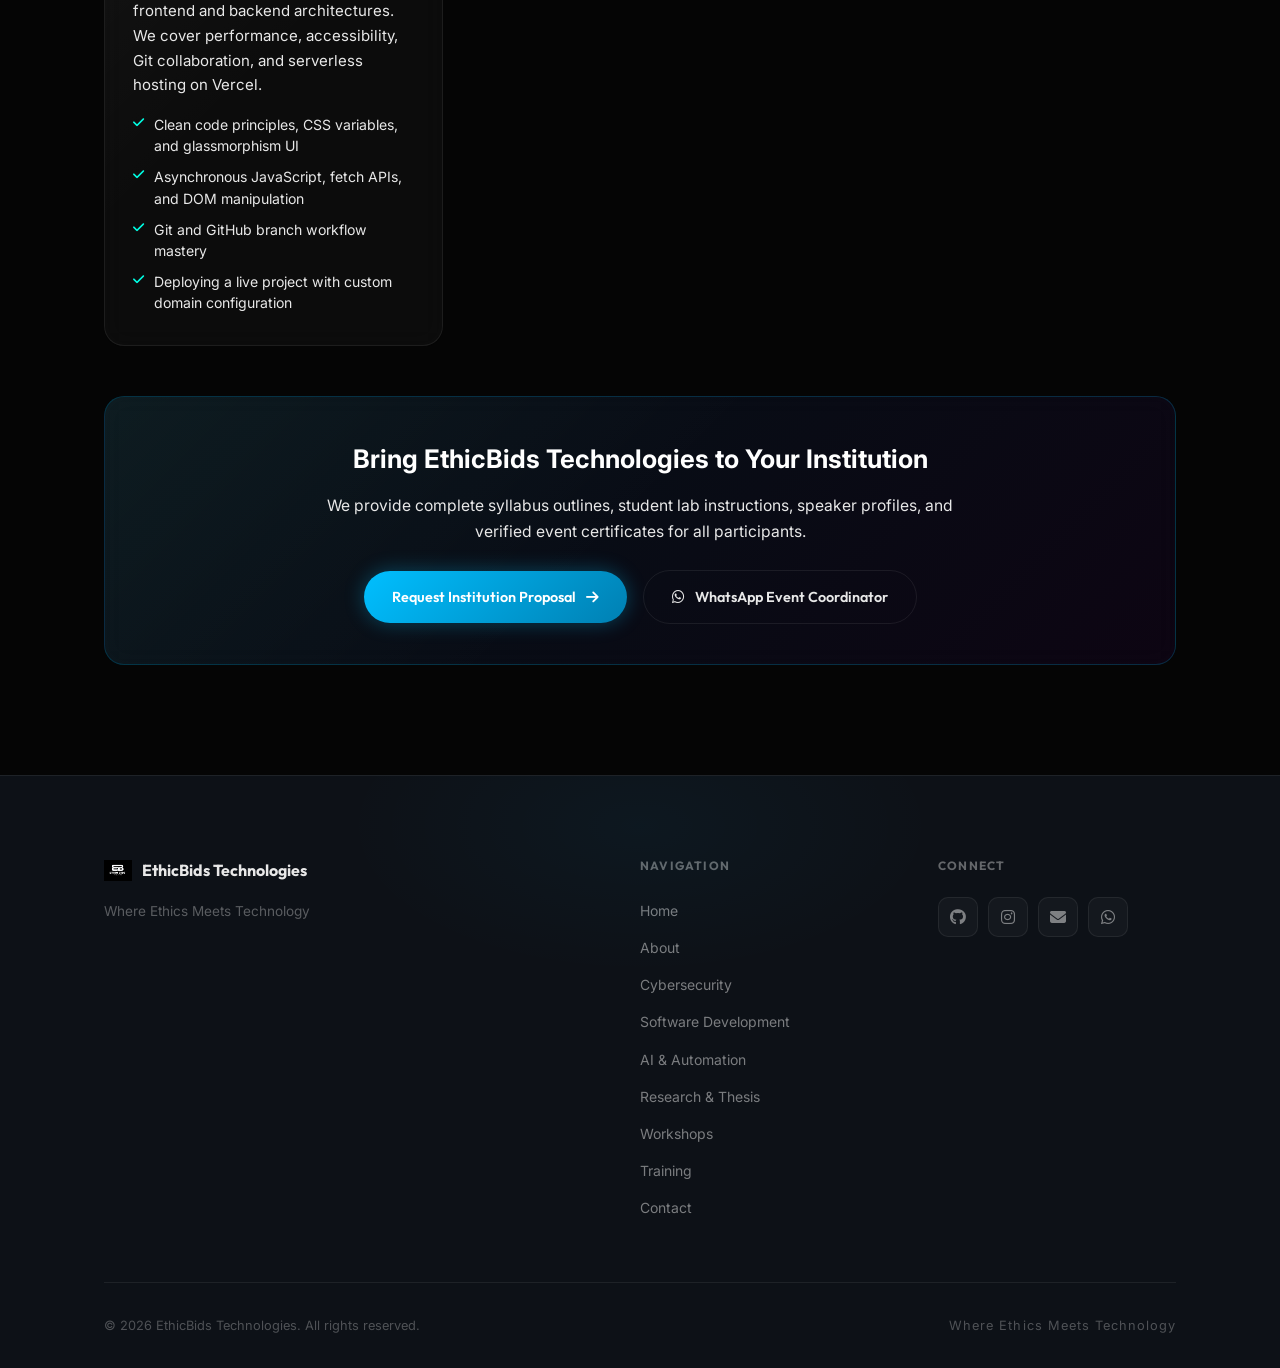
<file: workshops.html>
<!DOCTYPE html>
<html lang="en">

<head>
  <meta charset="UTF-8">
  <meta name="viewport" content="width=device-width, initial-scale=1.0">

  <!-- ═══ PRIMARY SEO META ════════════════════════════ -->
  <title>Hands-on Technology Workshops &amp; Seminars | EthicBids Technologies</title>
  <meta name="description" content="EthicBids Technologies conducts high-impact, hands-on technology workshops and seminars for colleges, universities, and institutions across Coimbatore and Tamil Nadu.">
  <meta name="keywords" content="EthicBids Workshops, technology workshops Coimbatore, college tech seminars Tamil Nadu, ethical hacking workshop, AI bootcamps for students, hands on coding seminars">
  <meta name="author" content="EthicBids Technologies">
  <meta name="robots" content="index, follow, max-snippet:-1, max-image-preview:large, max-video-preview:-1">
  <link rel="canonical" href="https://ethicbids.vercel.app/workshops.html">

  <!-- ═══ OPEN GRAPH ════════════════════════════════════ -->
  <meta property="og:type" content="website">
  <meta property="og:url" content="https://ethicbids.vercel.app/workshops.html">
  <meta property="og:site_name" content="EthicBids Technologies">
  <meta property="og:title" content="Hands-on Technology Workshops &amp; Seminars | EthicBids Technologies">
  <meta property="og:description" content="Bring industry engineers and practical technology workshops to your campus or organization.">
  <meta property="og:image" content="https://ethicbids.vercel.app/images/logo.png">
  <meta property="og:image:width" content="512">
  <meta property="og:image:height" content="512">
  <meta property="og:image:alt" content="EthicBids Technologies Workshops">
  <meta property="og:locale" content="en_IN">

  <!-- ═══ TWITTER CARD ══════════════════════════════════ -->
  <meta name="twitter:card" content="summary">
  <meta name="twitter:site" content="@ethicbids">
  <meta name="twitter:title" content="Hands-on Technology Workshops &amp; Seminars | EthicBids Technologies">
  <meta name="twitter:description" content="High-impact technical workshops for universities and colleges across Tamil Nadu.">
  <meta name="twitter:image" content="https://ethicbids.vercel.app/images/logo.png">

  <!-- ═══ FAVICON ═══════════════════════════════════════ -->
  <link rel="icon" href="images/logo.png" type="image/png" sizes="32x32">
  <link rel="shortcut icon" href="images/logo.png" type="image/png">
  <link rel="apple-touch-icon" href="images/logo.png">

  <!-- ═══ FONTS & STYLES ════════════════════════════════ -->
  <link rel="preconnect" href="https://fonts.googleapis.com">
  <link rel="preconnect" href="https://fonts.gstatic.com" crossorigin>
  <link rel="stylesheet" href="https://fonts.googleapis.com/css2?family=Outfit:wght@300;400;500;600;700;800;900&family=Inter:wght@300;400;500;600&display=swap">
  <link rel="stylesheet" href="https://cdnjs.cloudflare.com/ajax/libs/font-awesome/6.5.1/css/all.min.css" crossorigin="anonymous">
  <link rel="stylesheet" href="styles.css">

  <!-- ═══ STRUCTURED DATA — Event / Breadcrumbs ════════ -->
  <script type="application/ld+json">
  {
    "@context": "https://schema.org",
    "@type": "Service",
    "name": "Hands-on Technology Workshops & Seminars",
    "provider": {
      "@type": "Organization",
      "name": "EthicBids Technologies",
      "url": "https://ethicbids.vercel.app/"
    },
    "serviceType": "Technical Seminars and College Bootcamps",
    "description": "Engaging hands-on technology workshops in cybersecurity, full-stack development, ethical hacking, and AI for colleges and organizations in Coimbatore."
  }
  </script>
  <script type="application/ld+json">
  {
    "@context": "https://schema.org",
    "@type": "BreadcrumbList",
    "itemListElement": [
      {
        "@type": "ListItem",
        "position": 1,
        "name": "Home",
        "item": "https://ethicbids.vercel.app/"
      },
      {
        "@type": "ListItem",
        "position": 2,
        "name": "Workshops",
        "item": "https://ethicbids.vercel.app/workshops.html"
      }
    ]
  }
  </script>
</head>

<body>
  <!-- Custom Cursor -->
  <div id="cursor-glow" class="cursor-glow" aria-hidden="true"></div>
  <div id="cursor-dot" class="cursor-dot" aria-hidden="true"></div>

  <!-- Navigation -->
  <nav id="navbar" class="navbar" role="navigation" aria-label="Main navigation">
    <div class="nav-container">
      <a href="index.html" class="nav-logo" aria-label="EthicBids Technologies Home">
        <img src="images/logo.png" alt="EthicBids Technologies" class="nav-logo-img" width="32" height="32">
        <span class="nav-logo-text">EthicBids</span>
      </a>

      <ul class="nav-links" id="navLinks" role="list">
        <li><a href="index.html" class="nav-link">Home</a></li>
        <li><a href="about.html" class="nav-link">About</a></li>
        <li><a href="cybersecurity.html" class="nav-link">Cybersecurity</a></li>
        <li><a href="software-development.html" class="nav-link">Software</a></li>
        <li><a href="ai-solutions.html" class="nav-link">AI &amp; Automation</a></li>
        <li><a href="research-projects.html" class="nav-link">Research</a></li>
        <li><a href="workshops.html" class="nav-link active">Workshops</a></li>
        <li><a href="training.html" class="nav-link">Training</a></li>
        <li><a href="contact.html" class="nav-link">Contact</a></li>
      </ul>

      <a href="contact.html" class="nav-cta magnetic-btn" id="navCta">
        <span>Book Workshop</span>
        <i class="fas fa-arrow-right" aria-hidden="true"></i>
      </a>

      <button class="nav-toggle" id="navToggle" aria-label="Toggle mobile menu" aria-expanded="false">
        <span class="toggle-bar"></span>
        <span class="toggle-bar"></span>
        <span class="toggle-bar"></span>
      </button>
    </div>

    <!-- Mobile Menu -->
    <div class="mobile-menu" id="mobileMenu" aria-hidden="true">
      <ul class="mobile-links" role="list">
        <li><a href="index.html" class="mobile-link">Home</a></li>
        <li><a href="about.html" class="mobile-link">About</a></li>
        <li><a href="cybersecurity.html" class="mobile-link">Cybersecurity</a></li>
        <li><a href="software-development.html" class="mobile-link">Software</a></li>
        <li><a href="ai-solutions.html" class="mobile-link">AI &amp; Automation</a></li>
        <li><a href="research-projects.html" class="mobile-link">Research</a></li>
        <li><a href="workshops.html" class="mobile-link">Workshops</a></li>
        <li><a href="training.html" class="mobile-link">Training</a></li>
        <li><a href="contact.html" class="mobile-link">Contact</a></li>
      </ul>
      <a href="contact.html" class="mobile-cta">Book Workshop &rarr;</a>
    </div>
  </nav>

  <!-- Hero Section -->
  <header class="subpage-hero">
    <div class="subpage-hero-glow" aria-hidden="true"></div>
    <div class="container">
      <div class="breadcrumbs">
        <a href="index.html">Home</a>
        <span>/</span>
        <span>Events</span>
        <span>/</span>
        <span>Workshops &amp; Seminars</span>
      </div>
      <h1 class="subpage-title">
        Hands-on Technology Workshops &amp; <br>
        <span class="subpage-title-gradient">Campus Bootcamps</span>
      </h1>
      <p class="subpage-subtitle">
        Empowering students and faculty with live, practical engineering demonstrations. We partner with colleges, universities, and technical symposiums across Tamil Nadu to host engaging 1-day and 2-day bootcamps in cybersecurity, artificial intelligence, and cloud systems.
      </p>
      <div class="hero-actions">
        <a href="contact.html" class="btn btn-primary magnetic-btn">
          <span>Host a Workshop on Campus</span>
          <i class="fas fa-calendar-check" aria-hidden="true"></i>
        </a>
        <a href="https://wa.me/916383649726" target="_blank" rel="noopener" class="btn btn-ghost magnetic-btn">
          <i class="fab fa-whatsapp" aria-hidden="true"></i>
          <span>Direct Coordinator Chat</span>
        </a>
      </div>
    </div>
  </header>

  <!-- Main Content -->
  <main class="subpage-content">
    <div class="container">
      <div class="section-header text-center" style="margin-bottom: 40px;">
        <span class="section-tag"><i class="fas fa-chalkboard-user"></i> Workshop Topics</span>
        <h2 class="section-title">Designed for Immediate Practical Impact</h2>
        <p class="section-desc">100% interactive, live laboratory setups, and zero passive lectures.</p>
      </div>

      <div class="content-grid-2col">
        <!-- Card 1 -->
        <article class="content-card glass-card">
          <div class="content-card-icon">
            <i class="fas fa-user-secret"></i>
          </div>
          <h3>Ethical Hacking &amp; Bug Bounty Workshop</h3>
          <p>
            An intensive hands-on exploration of web application security flaws. Students learn to think like security researchers, intercept HTTP traffic, and responsibly disclose vulnerabilities.
          </p>
          <ul class="feature-checklist">
            <li><i class="fas fa-check"></i> Burp Suite interception and manual parameter tampering</li>
            <li><i class="fas fa-check"></i> OWASP Top 10 vulnerabilities live dissection</li>
            <li><i class="fas fa-check"></i> Reconnaissance, OSINT, and attack surface mapping</li>
            <li><i class="fas fa-check"></i> Responsible disclosure guidelines and legal boundaries</li>
          </ul>
        </article>

        <!-- Card 2 -->
        <article class="content-card glass-card">
          <div class="content-card-icon">
            <i class="fas fa-flag-checkered"></i>
          </div>
          <h3>Campus CTF (Capture The Flag) Competitions</h3>
          <p>
            Organized collegiate cybersecurity contests. We design, host, and moderate Jeopardy-style CTF competitions covering cryptography, reverse engineering, web exploitation, and forensics.
          </p>
          <ul class="feature-checklist">
            <li><i class="fas fa-check"></i> Tailored challenge difficulty for beginners to advanced</li>
            <li><i class="fas fa-check"></i> Real-time dynamic leaderboard and score calculation</li>
            <li><i class="fas fa-check"></i> Post-event challenge walkthroughs and solution writeups</li>
            <li><i class="fas fa-check"></i> Winner certificates and recognitions</li>
          </ul>
        </article>

        <!-- Card 3 -->
        <article class="content-card glass-card">
          <div class="content-card-icon">
            <i class="fas fa-robot"></i>
          </div>
          <h3>Applied AI &amp; LLM Engineering Seminar</h3>
          <p>
            Demystifying contemporary AI. We teach participants how to build retrieval-augmented generation (RAG) applications, run local models, and automate processes using Python.
          </p>
          <ul class="feature-checklist">
            <li><i class="fas fa-check"></i> Vector databases and semantic search implementations</li>
            <li><i class="fas fa-check"></i> Prompt engineering and structured output pipelines</li>
            <li><i class="fas fa-check"></i> Computer vision fundamentals with OpenCV and YOLO</li>
            <li><i class="fas fa-check"></i> Live deployment of an AI assistant from scratch</li>
          </ul>
        </article>

        <!-- Card 4 -->
        <article class="content-card glass-card">
          <div class="content-card-icon">
            <i class="fas fa-laptop-code"></i>
          </div>
          <h3>Modern Web Architecture Bootcamp</h3>
          <p>
            A high-speed deep dive into modern frontend and backend architectures. We cover performance, accessibility, Git collaboration, and serverless hosting on Vercel.
          </p>
          <ul class="feature-checklist">
            <li><i class="fas fa-check"></i> Clean code principles, CSS variables, and glassmorphism UI</li>
            <li><i class="fas fa-check"></i> Asynchronous JavaScript, fetch APIs, and DOM manipulation</li>
            <li><i class="fas fa-check"></i> Git and GitHub branch workflow mastery</li>
            <li><i class="fas fa-check"></i> Deploying a live project with custom domain configuration</li>
          </ul>
        </article>
      </div>

      <!-- Action Banner -->
      <section class="highlight-banner glass-card" aria-label="Host a workshop call to action">
        <h2>Bring EthicBids Technologies to Your Institution</h2>
        <p>
          We provide complete syllabus outlines, student lab instructions, speaker profiles, and verified event certificates for all participants.
        </p>
        <a href="contact.html" class="btn btn-primary magnetic-btn">
          <span>Request Institution Proposal</span>
          <i class="fas fa-arrow-right" aria-hidden="true"></i>
        </a>
        <a href="https://wa.me/916383649726" target="_blank" rel="noopener" class="btn btn-ghost magnetic-btn">
          <i class="fab fa-whatsapp" aria-hidden="true"></i>
          <span>WhatsApp Event Coordinator</span>
        </a>
      </section>
    </div>
  </main>

  <!-- Footer -->
  <footer class="footer" role="contentinfo">
    <div class="footer-glow" aria-hidden="true"></div>
    <div class="container">
      <div class="footer-top">
        <div class="footer-brand">
          <a href="index.html" class="footer-logo" aria-label="EthicBids Technologies — Home">
            <img src="images/logo.png" alt="EthicBids Technologies" class="footer-logo-img" width="28" height="28" loading="lazy">
            <span>EthicBids Technologies</span>
          </a>
          <p class="footer-tagline">Where Ethics Meets Technology</p>
        </div>

        <nav class="footer-nav" aria-label="Footer navigation">
          <h4>Navigation</h4>
          <ul role="list">
            <li><a href="index.html">Home</a></li>
            <li><a href="about.html">About</a></li>
            <li><a href="cybersecurity.html">Cybersecurity</a></li>
            <li><a href="software-development.html">Software Development</a></li>
            <li><a href="ai-solutions.html">AI &amp; Automation</a></li>
            <li><a href="research-projects.html">Research &amp; Thesis</a></li>
            <li><a href="workshops.html">Workshops</a></li>
            <li><a href="training.html">Training</a></li>
            <li><a href="contact.html">Contact</a></li>
          </ul>
        </nav>

        <div class="footer-social">
          <h4>Connect</h4>
          <div class="footer-social-links">
            <a href="https://github.com/ethicbids-tech" target="_blank" rel="noopener" class="footer-social-link" aria-label="GitHub">
              <i class="fab fa-github" aria-hidden="true"></i>
            </a>
            <a href="https://instagram.com/ethicbids_official" target="_blank" rel="noopener" class="footer-social-link" aria-label="Instagram">
              <i class="fab fa-instagram" aria-hidden="true"></i>
            </a>
            <a href="mailto:ethicbids@gmail.com" class="footer-social-link" aria-label="Email">
              <i class="fas fa-envelope" aria-hidden="true"></i>
            </a>
            <a href="https://wa.me/916383649726" target="_blank" rel="noopener" class="footer-social-link" aria-label="WhatsApp">
              <i class="fab fa-whatsapp" aria-hidden="true"></i>
            </a>
          </div>
        </div>
      </div>

      <div class="footer-bottom">
        <p>&copy; 2026 EthicBids Technologies. All rights reserved.</p>
        <p class="footer-bottom-tagline">Where Ethics Meets Technology</p>
      </div>
    </div>
  </footer>

  <script src="script.js" defer></script>
</body>

</html>
</file>
<file: styles.css>
/* =====================================================
   EthicBids Technologies — Premium Design System
   ===================================================== */

/* ─── 1. DESIGN TOKENS ──────────────────────────────── */
:root {
  --bg-0: #050505;
  --bg-1: #0D1117;
  --bg-2: #111820;
  --bg-card: rgba(255,255,255,0.03);
  --bg-card-hover: rgba(255,255,255,0.06);
  --border: rgba(255,255,255,0.07);
  --border-glow: rgba(0,191,255,0.3);

  --blue: #00BFFF;
  --cyan: #00FFE5;
  --purple: #8B5CF6;
  --white: #E8E8E8;
  --muted: rgba(232,232,232,0.5);

  --font-head: 'Outfit', sans-serif;
  --font-body: 'Inter', sans-serif;

  --radius-sm: 12px;
  --radius-md: 20px;
  --radius-lg: 32px;

  --shadow-card: 0 8px 40px rgba(0,0,0,0.6);
  --shadow-glow-blue: 0 0 40px rgba(0,191,255,0.15);
  --shadow-glow-cyan: 0 0 40px rgba(0,255,229,0.12);
  --shadow-glow-purple: 0 0 40px rgba(139,92,246,0.15);

  --transition-fast: 0.2s ease;
  --transition-med: 0.4s cubic-bezier(0.4, 0, 0.2, 1);
  --transition-slow: 0.7s cubic-bezier(0.4, 0, 0.2, 1);

  --section-gap: 140px;
  --container-max: 1200px;
  --container-pad: clamp(20px, 5vw, 80px);
}

/* ─── 2. RESET & BASE ────────────────────────────────── */
*, *::before, *::after { box-sizing: border-box; margin: 0; padding: 0; }

html {
  scroll-behavior: smooth;
  scroll-padding-top: 80px;
  font-size: 16px;
  -webkit-text-size-adjust: 100%;
}

body {
  background-color: var(--bg-0);
  color: var(--white);
  font-family: var(--font-body);
  font-weight: 400;
  line-height: 1.7;
  overflow-x: hidden;
  -webkit-font-smoothing: antialiased;
  cursor: default;
}

@media (min-width: 769px) {
  body.has-custom-cursor { cursor: none; }
  body.has-custom-cursor a,
  body.has-custom-cursor button,
  body.has-custom-cursor select,
  body.has-custom-cursor input,
  body.has-custom-cursor textarea,
  body.has-custom-cursor .magnetic-btn,
  body.has-custom-cursor .contact-card { cursor: none; }
}

@media (max-width: 768px) {
  body { cursor: auto; }
  .cursor-dot, .cursor-glow { display: none !important; }
}

a { text-decoration: none; color: inherit; cursor: pointer; }
ul { list-style: none; }
img { display: block; max-width: 100%; }
button { cursor: pointer; font-family: inherit; border: none; background: none; }

/* ─── 3. SCROLLBAR ───────────────────────────────────── */
::-webkit-scrollbar { width: 5px; }
::-webkit-scrollbar-track { background: var(--bg-0); }
::-webkit-scrollbar-thumb { background: var(--blue); border-radius: 10px; }

/* ─── 4. CURSOR & GLOW ───────────────────────────────── */
.cursor-dot {
  position: fixed;
  width: 8px;
  height: 8px;
  background-color: var(--cyan);
  border-radius: 50%;
  pointer-events: none;
  z-index: 10001;
  transform: translate(-50%, -50%);
  box-shadow: 0 0 10px var(--cyan), 0 0 20px var(--blue);
  transition: width 0.2s cubic-bezier(0.16, 1, 0.3, 1),
              height 0.2s cubic-bezier(0.16, 1, 0.3, 1),
              background 0.2s ease,
              border-color 0.2s ease,
              opacity 0.2s ease;
  will-change: left, top;
}

.cursor-dot.hovered {
  width: 28px;
  height: 28px;
  background: rgba(0, 255, 229, 0.15);
  border: 1.5px solid var(--cyan);
  box-shadow: 0 0 18px rgba(0, 255, 229, 0.6), inset 0 0 10px rgba(0, 191, 255, 0.3);
}

.cursor-glow {
  position: fixed;
  width: 380px;
  height: 380px;
  border-radius: 50%;
  background: radial-gradient(circle, rgba(0,191,255,0.08) 0%, transparent 70%);
  pointer-events: none;
  z-index: 9999;
  transform: translate(-50%, -50%);
  transition: opacity 0.3s;
  will-change: left, top;
}

/* ─── 5. PRELOADER ───────────────────────────────────── */
.preloader {
  position: fixed; inset: 0;
  z-index: 10000;
  background: var(--bg-0);
  display: flex; align-items: center; justify-content: center;
  transition: opacity 0.8s ease, visibility 0.8s ease;
}
.preloader.hidden { opacity: 0; visibility: hidden; pointer-events: none; }

.preloader-inner {
  display: flex; flex-direction: column; align-items: center; gap: 24px;
  position: relative;
}

.preloader-rings {
  position: relative; width: 120px; height: 120px;
}
.ring {
  position: absolute; border-radius: 50%;
  border: 1px solid transparent;
  animation: spinRing linear infinite;
}
.ring-1 {
  inset: 0;
  border-top-color: var(--blue);
  animation-duration: 1.5s;
}
.ring-2 {
  inset: 12px;
  border-right-color: var(--cyan);
  animation-duration: 2s;
  animation-direction: reverse;
}
.ring-3 {
  inset: 24px;
  border-bottom-color: var(--purple);
  animation-duration: 2.5s;
}
@keyframes spinRing { to { transform: rotate(360deg); } }

.preloader-logo {
  position: absolute;
  top: 50%; left: 50%;
  transform: translate(-50%, -50%);
  width: 48px; height: 48px;
}
.preloader-logo-img { width: 100%; height: 100%; object-fit: contain; border-radius: 8px; }

.preloader-text {
  display: flex; flex-direction: column; align-items: center; gap: 4px;
}
.preloader-name {
  font-family: var(--font-head);
  font-size: 1.1rem; font-weight: 600;
  letter-spacing: 0.05em;
  color: var(--white);
}
.preloader-tagline {
  font-size: 0.75rem; font-weight: 400;
  color: var(--muted);
  letter-spacing: 0.08em;
}

.preloader-bar {
  width: 200px; height: 2px;
  background: rgba(255,255,255,0.1);
  border-radius: 10px;
  overflow: hidden;
}
.preloader-bar-fill {
  height: 100%;
  width: 0%;
  background: linear-gradient(90deg, var(--blue), var(--cyan));
  border-radius: 10px;
  transition: width 0.05s linear;
}

/* ─── 6. LAYOUT ──────────────────────────────────────── */
.container {
  max-width: var(--container-max);
  margin: 0 auto;
  padding: 0 var(--container-pad);
}

.section {
  padding: var(--section-gap) 0;
  position: relative;
}

/* ─── 7. TYPOGRAPHY UTILITIES ────────────────────────── */
.section-tag {
  display: inline-flex;
  align-items: center;
  gap: 8px;
  font-size: 0.7rem;
  font-weight: 600;
  letter-spacing: 0.14em;
  text-transform: uppercase;
  color: var(--blue);
  padding: 6px 14px;
  border: 1px solid rgba(0,191,255,0.25);
  border-radius: 100px;
  margin-bottom: 24px;
  background: rgba(0,191,255,0.05);
}

.section-headline {
  font-family: var(--font-head);
  font-size: clamp(2.2rem, 4.5vw, 3.5rem);
  font-weight: 800;
  line-height: 1.1;
  letter-spacing: -0.02em;
  color: var(--white);
  margin-bottom: 24px;
}
.section-headline.centered { text-align: center; }

.section-desc {
  font-size: 1rem; color: var(--muted);
  max-width: 540px; line-height: 1.8;
}
.section-desc.centered { text-align: center; margin: 0 auto; }

.section-body {
  font-size: 1rem; color: var(--muted);
  line-height: 1.85; margin-bottom: 16px;
  max-width: 520px;
}

.text-accent {
  background: linear-gradient(90deg, var(--blue), var(--cyan));
  -webkit-background-clip: text;
  -webkit-text-fill-color: transparent;
  background-clip: text;
}

.section-header {
  display: flex; flex-direction: column; align-items: center;
  text-align: center; margin-bottom: 72px;
}

/* ─── 8. BUTTONS ─────────────────────────────────────── */
.btn {
  display: inline-flex; align-items: center; gap: 10px;
  padding: 14px 28px;
  font-family: var(--font-head);
  font-size: 0.9rem;
  font-weight: 600;
  border-radius: 100px;
  transition: all var(--transition-med);
  position: relative; overflow: hidden;
  white-space: nowrap;
  cursor: none;
}

.btn-primary {
  background: linear-gradient(135deg, var(--blue), hsl(197,100%,35%));
  color: #fff;
  box-shadow: 0 0 20px rgba(0,191,255,0.3);
}
.btn-primary::before {
  content: '';
  position: absolute; inset: 0;
  background: linear-gradient(135deg, var(--cyan), var(--blue));
  opacity: 0;
  transition: opacity var(--transition-med);
}
.btn-primary:hover::before { opacity: 1; }
.btn-primary:hover { box-shadow: 0 0 40px rgba(0,191,255,0.5); transform: translateY(-2px); }
.btn-primary span, .btn-primary i { position: relative; z-index: 1; }

.btn-ghost {
  background: transparent;
  color: var(--white);
  border: 1px solid var(--border);
}
.btn-ghost:hover {
  border-color: rgba(0,191,255,0.4);
  background: rgba(0,191,255,0.06);
  color: var(--blue);
  transform: translateY(-2px);
}

/* ─── 9. GLASS CARD ──────────────────────────────────── */
.glass-card {
  background: var(--bg-card);
  border: 1px solid var(--border);
  border-radius: var(--radius-md);
  backdrop-filter: blur(12px);
  -webkit-backdrop-filter: blur(12px);
  transition: all var(--transition-med);
  position: relative;
  overflow: hidden;
}
.glass-card::before {
  content: '';
  position: absolute; inset: 0;
  background: linear-gradient(135deg, rgba(255,255,255,0.04) 0%, transparent 50%);
  pointer-events: none;
}

/* ─── 10. SCROLL REVEAL ──────────────────────────────── */
.scroll-reveal {
  opacity: 0;
  transform: translateY(40px);
  transition: opacity 0.7s ease, transform 0.7s cubic-bezier(0.4,0,0.2,1);
  transition-delay: var(--reveal-delay, 0s);
}
.scroll-reveal.visible {
  opacity: 1;
  transform: translateY(0);
}
.reveal-up {
  opacity: 0;
  transform: translateY(30px);
  animation: revealUp 0.8s cubic-bezier(0.4,0,0.2,1) forwards;
  animation-delay: var(--delay, 0s);
}
@keyframes revealUp {
  to { opacity: 1; transform: translateY(0); }
}

/* ─── 11. NAVIGATION ─────────────────────────────────── */
.navbar {
  position: fixed; top: 0; left: 0; right: 0;
  z-index: 1000;
  padding: 20px 0;
  transition: all var(--transition-med);
}
.navbar.scrolled {
  padding: 12px 0;
  background: rgba(5,5,5,0.85);
  backdrop-filter: blur(20px);
  -webkit-backdrop-filter: blur(20px);
  border-bottom: 1px solid var(--border);
}

.nav-container {
  max-width: var(--container-max);
  margin: 0 auto;
  padding: 0 var(--container-pad);
  display: flex; align-items: center; justify-content: space-between; gap: clamp(16px, 2vw, 32px);
}

.nav-logo {
  display: flex; align-items: center; gap: 10px;
  font-family: var(--font-head);
  font-size: 1.05rem;
  font-weight: 700;
  color: var(--white);
  flex-shrink: 0;
  cursor: none;
}
.nav-logo-img {
  width: 32px; height: 32px;
  object-fit: contain;
  border-radius: 6px;
}

.nav-links {
  display: flex; align-items: center; gap: clamp(2px, 0.4vw, 6px);
  margin-left: auto;
}
.nav-link {
  font-size: 0.85rem;
  font-weight: 500;
  color: var(--muted);
  padding: 8px clamp(8px, 0.9vw, 13px);
  border-radius: 100px;
  transition: all var(--transition-fast);
  white-space: nowrap;
  cursor: none;
}
.nav-link:hover, .nav-link.active {
  color: var(--white);
  background: rgba(255,255,255,0.06);
}
.nav-link.active { color: var(--blue); }

.nav-cta {
  display: flex; align-items: center; gap: 8px;
  font-family: var(--font-head);
  font-size: 0.85rem;
  font-weight: 600;
  color: #fff;
  background: linear-gradient(135deg, var(--blue), hsl(197,100%,35%));
  padding: 10px 22px;
  border-radius: 100px;
  transition: all var(--transition-med);
  flex-shrink: 0;
  box-shadow: 0 0 20px rgba(0,191,255,0.2);
  cursor: none;
}
.nav-cta:hover { box-shadow: 0 0 30px rgba(0,191,255,0.4); transform: translateY(-1px); }

.nav-toggle {
  display: none;
  flex-direction: column;
  gap: 5px;
  padding: 8px;
  border-radius: 8px;
  background: rgba(255,255,255,0.05);
  border: 1px solid var(--border);
  cursor: pointer;
}
.toggle-bar {
  display: block;
  width: 20px; height: 1.5px;
  background: var(--white);
  border-radius: 2px;
  transition: all var(--transition-med);
}
.nav-toggle.open .toggle-bar:nth-child(1) { transform: translateY(6.5px) rotate(45deg); }
.nav-toggle.open .toggle-bar:nth-child(2) { opacity: 0; transform: scaleX(0); }
.nav-toggle.open .toggle-bar:nth-child(3) { transform: translateY(-6.5px) rotate(-45deg); }

.mobile-menu {
  display: none;
  position: absolute;
  top: calc(100% + 8px); left: var(--container-pad); right: var(--container-pad);
  background: rgba(13,17,23,0.97);
  backdrop-filter: blur(20px);
  border: 1px solid var(--border);
  border-radius: var(--radius-md);
  padding: 24px;
  flex-direction: column; gap: 8px;
  opacity: 0; pointer-events: none;
  transform: translateY(-10px);
  transition: all var(--transition-med);
}
.mobile-menu.open {
  opacity: 1; pointer-events: all;
  transform: translateY(0);
  display: flex;
}
.mobile-links { display: flex; flex-direction: column; gap: 4px; }
.mobile-link {
  font-size: 1rem;
  color: var(--muted);
  padding: 12px 16px;
  border-radius: 10px;
  transition: all var(--transition-fast);
  font-weight: 500;
}
.mobile-link:hover { color: var(--white); background: rgba(255,255,255,0.05); }
.mobile-cta {
  display: block;
  margin-top: 12px;
  text-align: center;
  padding: 14px;
  background: linear-gradient(135deg, var(--blue), hsl(197,100%,35%));
  color: #fff;
  border-radius: 100px;
  font-weight: 600;
  font-family: var(--font-head);
}

/* ─── 12. HERO ───────────────────────────────────────── */
.hero {
  position: relative;
  min-height: 100svh;
  display: flex; align-items: center; justify-content: center;
  text-align: center;
  overflow: hidden;
  padding: 120px var(--container-pad) 80px;
}

.hero-canvas {
  position: absolute; inset: 0;
  z-index: 0;
  pointer-events: none;
}

.hero-aurora {
  position: absolute; inset: 0;
  z-index: 0;
  background:
    radial-gradient(ellipse 80% 60% at 20% 30%, rgba(0,191,255,0.06) 0%, transparent 60%),
    radial-gradient(ellipse 60% 50% at 80% 70%, rgba(139,92,246,0.05) 0%, transparent 60%),
    radial-gradient(ellipse 70% 40% at 50% 90%, rgba(0,255,229,0.04) 0%, transparent 60%);
  animation: auroraShift 12s ease-in-out infinite alternate;
}
@keyframes auroraShift {
  0% { opacity: 0.6; transform: scale(1); }
  50% { opacity: 1; transform: scale(1.02); }
  100% { opacity: 0.7; transform: scale(0.99); }
}

.hero-content {
  position: relative; z-index: 2;
  max-width: 820px;
}

.hero-badge {
  display: inline-flex; align-items: center; gap: 8px;
  font-size: 0.75rem;
  font-weight: 600;
  letter-spacing: 0.1em;
  text-transform: uppercase;
  color: var(--muted);
  border: 1px solid var(--border);
  padding: 8px 18px;
  border-radius: 100px;
  margin-bottom: 32px;
  background: rgba(255,255,255,0.03);
  backdrop-filter: blur(8px);
}
.badge-dot {
  width: 6px; height: 6px;
  border-radius: 50%;
  background: var(--blue);
  animation: pulseDot 2s ease-in-out infinite;
}
@keyframes pulseDot {
  0%, 100% { opacity: 1; box-shadow: 0 0 0 0 rgba(0,191,255,0.4); }
  50% { opacity: 0.8; box-shadow: 0 0 0 6px rgba(0,191,255,0); }
}

.hero-headline {
  font-family: var(--font-head);
  font-size: clamp(3rem, 8vw, 6.5rem);
  font-weight: 900;
  line-height: 1.0;
  letter-spacing: -0.04em;
  color: var(--white);
  margin-bottom: 28px;
}
.hero-headline-gradient {
  background: linear-gradient(90deg, var(--blue) 0%, var(--cyan) 50%, var(--blue) 100%);
  background-size: 200%;
  -webkit-background-clip: text;
  -webkit-text-fill-color: transparent;
  background-clip: text;
  animation: gradientFlow 4s linear infinite;
}
@keyframes gradientFlow {
  0% { background-position: 0% 50%; }
  100% { background-position: 200% 50%; }
}

.hero-sub {
  font-size: clamp(0.95rem, 2vw, 1.1rem);
  color: var(--muted);
  line-height: 1.8;
  margin-bottom: 44px;
  max-width: 680px;
  margin-left: auto;
  margin-right: auto;
}
.desktop-br { display: inline; }

.hero-actions {
  display: flex; align-items: center; justify-content: center;
  gap: 16px; flex-wrap: wrap;
}

.hero-scroll-indicator {
  position: absolute;
  bottom: 40px; left: 50%;
  transform: translateX(-50%);
  display: flex; flex-direction: column; align-items: center; gap: 8px;
  z-index: 2;
  cursor: none;
}
.scroll-indicator-inner {
  width: 1px; height: 56px;
  background: var(--border);
  position: relative; overflow: hidden;
  border-radius: 2px;
}
.scroll-indicator-line {
  position: absolute; top: -100%; left: 0;
  width: 100%; height: 100%;
  background: linear-gradient(to bottom, transparent, var(--blue), transparent);
  animation: scrollLine 2s ease-in-out infinite;
}
@keyframes scrollLine {
  0% { top: -100%; }
  100% { top: 100%; }
}
.hero-scroll-indicator span {
  font-size: 0.65rem;
  letter-spacing: 0.15em;
  text-transform: uppercase;
  color: var(--muted);
}

/* ─── 13. TRUST MARQUEE ──────────────────────────────── */
.trust-section {
  padding: 24px 0;
  border-top: 1px solid var(--border);
  border-bottom: 1px solid var(--border);
  overflow: hidden;
  background: rgba(13,17,23,0.5);
}
.trust-header {
  text-align: center;
  font-size: 0.7rem;
  letter-spacing: 0.14em;
  text-transform: uppercase;
  color: rgba(232,232,232,0.3);
  margin-bottom: 16px;
}

.marquee-wrapper { overflow: hidden; }
.marquee-track {
  display: flex; gap: 0;
  width: max-content;
  animation: marqueeScroll 28s linear infinite;
}
.marquee-track:hover { animation-play-state: paused; }
@keyframes marqueeScroll {
  0% { transform: translateX(0); }
  100% { transform: translateX(-50%); }
}
.marquee-item {
  display: inline-flex; align-items: center; gap: 8px;
  padding: 8px 32px;
  font-size: 0.8rem;
  font-weight: 500;
  color: var(--muted);
  white-space: nowrap;
  border-right: 1px solid var(--border);
  transition: color var(--transition-fast);
}
.marquee-item i { color: var(--blue); font-size: 0.9rem; }
.marquee-item:hover { color: var(--white); }

/* ─── 14. ABOUT ──────────────────────────────────────── */
.about-section { background: var(--bg-1); }

.about-grid {
  display: grid;
  grid-template-columns: 1fr 1fr;
  gap: 80px;
  align-items: center;
}

/* Abstract Orbit Art */
.about-art {
  position: relative;
  width: 360px; height: 360px;
  margin: 0 auto;
}
.art-ring {
  position: absolute; border-radius: 50%;
  border: 1px solid rgba(0,191,255,0.15);
}
.art-ring-1 { inset: 0; animation: orbitRotate 20s linear infinite; border-color: rgba(0,191,255,0.2); }
.art-ring-2 { inset: 40px; animation: orbitRotate 14s linear infinite reverse; border-color: rgba(139,92,246,0.2); }
.art-ring-3 { inset: 80px; animation: orbitRotate 9s linear infinite; border-color: rgba(0,255,229,0.15); }
@keyframes orbitRotate { to { transform: rotate(360deg); } }

.art-core {
  position: absolute;
  top: 50%; left: 50%;
  transform: translate(-50%, -50%);
  width: 100px; height: 100px;
  border-radius: 50%;
  background: radial-gradient(circle, rgba(0,191,255,0.15), rgba(0,191,255,0.03));
  display: flex; align-items: center; justify-content: center;
  border: 1px solid rgba(0,191,255,0.3);
  animation: coreGlow 3s ease-in-out infinite alternate;
}
.art-core-inner {
  width: 70px; height: 70px;
  border-radius: 50%;
  background: rgba(0,191,255,0.1);
  display: flex; align-items: center; justify-content: center;
  font-size: 1.8rem;
  color: var(--blue);
}
@keyframes coreGlow {
  from { box-shadow: 0 0 20px rgba(0,191,255,0.2); }
  to { box-shadow: 0 0 50px rgba(0,191,255,0.4); }
}

.art-orbit {
  position: absolute;
  top: 50%; left: 50%;
  border-radius: 50%;
  transform-origin: center;
}
.art-orbit-1 { width: 280px; height: 280px; margin: -140px 0 0 -140px; animation: orbitRotate 8s linear infinite; }
.art-orbit-2 { width: 200px; height: 200px; margin: -100px 0 0 -100px; animation: orbitRotate 12s linear infinite reverse; }
.art-orbit-3 { width: 120px; height: 120px; margin: -60px 0 0 -60px; animation: orbitRotate 6s linear infinite; }

.orbit-dot {
  position: absolute;
  top: -14px; left: 50%; transform: translateX(-50%);
  width: 28px; height: 28px;
  border-radius: 50%;
  background: var(--bg-1);
  border: 1px solid rgba(0,191,255,0.3);
  display: flex; align-items: center; justify-content: center;
  font-size: 0.7rem;
  color: var(--blue);
}
.art-orbit-2 .orbit-dot { border-color: rgba(139,92,246,0.3); color: var(--purple); }
.art-orbit-3 .orbit-dot { border-color: rgba(0,255,229,0.3); color: var(--cyan); }

.about-pillars {
  display: grid;
  grid-template-columns: 1fr 1fr;
  gap: 12px;
  margin-top: 32px;
}
.pillar {
  display: flex; align-items: center; gap: 10px;
  padding: 12px 16px;
  border: 1px solid var(--border);
  border-radius: var(--radius-sm);
  background: var(--bg-card);
  font-size: 0.85rem;
  font-weight: 500;
  color: var(--white);
  transition: all var(--transition-fast);
}
.pillar:hover { border-color: rgba(0,191,255,0.3); background: rgba(0,191,255,0.04); }
.pillar-icon {
  width: 32px; height: 32px;
  border-radius: 8px;
  background: rgba(0,191,255,0.1);
  display: flex; align-items: center; justify-content: center;
  font-size: 0.9rem;
  color: var(--blue);
  flex-shrink: 0;
}

/* ─── 15. WHY CHOOSE ─────────────────────────────────── */
.why-section { background: var(--bg-0); }

.why-grid {
  display: grid;
  grid-template-columns: repeat(3, 1fr);
  gap: 20px;
}

.why-card {
  padding: 32px;
  border-radius: var(--radius-md);
  cursor: default;
}
.why-card:hover {
  border-color: rgba(0,191,255,0.2);
  background: var(--bg-card-hover);
  transform: translateY(-4px);
  box-shadow: var(--shadow-glow-blue);
}
.why-card-glow {
  position: absolute;
  inset: 0; border-radius: inherit;
  background: radial-gradient(circle at 30% 30%, rgba(0,191,255,0.04), transparent 70%);
  pointer-events: none;
}
.why-icon {
  width: 52px; height: 52px;
  border-radius: 14px;
  background: rgba(0,191,255,0.08);
  border: 1px solid rgba(0,191,255,0.2);
  display: flex; align-items: center; justify-content: center;
  font-size: 1.3rem;
  color: var(--blue);
  margin-bottom: 20px;
  transition: all var(--transition-med);
}
.why-card:hover .why-icon {
  background: rgba(0,191,255,0.15);
  box-shadow: 0 0 20px rgba(0,191,255,0.2);
  transform: scale(1.05);
}
.why-card h3 {
  font-family: var(--font-head);
  font-size: 1.05rem;
  font-weight: 700;
  color: var(--white);
  margin-bottom: 10px;
}
.why-card p { font-size: 0.875rem; color: var(--muted); line-height: 1.75; }

/* ─── 16. BENTO SERVICES GRID ────────────────────────── */
.services-section { background: var(--bg-1); }

.bento-grid {
  display: grid;
  grid-template-columns: repeat(3, 1fr);
  grid-template-rows: auto;
  gap: 16px;
}

.bento-card {
  padding: 32px;
  border-radius: var(--radius-md);
  transition: all var(--transition-med);
  position: relative;
  overflow: hidden;
  cursor: default;
}
.bento-card:hover {
  border-color: rgba(0,191,255,0.2);
  transform: translateY(-4px) scale(1.01);
}
.bento-large {
  grid-column: span 2;
  grid-row: span 2;
}
.bento-wide { grid-column: span 2; }
.bento-small { grid-column: span 1; }

.bento-glow {
  position: absolute;
  top: -60px; right: -60px;
  width: 200px; height: 200px;
  border-radius: 50%;
  background: radial-gradient(circle, var(--glow-color, var(--blue)) 0%, transparent 70%);
  opacity: 0.06;
  pointer-events: none;
  transition: opacity var(--transition-med);
}
.bento-card:hover .bento-glow { opacity: 0.14; }

.bento-icon {
  font-size: 2rem;
  color: var(--blue);
  margin-bottom: 20px;
  display: flex;
}
.bento-large .bento-icon { font-size: 2.6rem; margin-bottom: 28px; }

.bento-title {
  font-family: var(--font-head);
  font-size: 1.3rem;
  font-weight: 700;
  color: var(--white);
  margin-bottom: 10px;
}
.bento-large .bento-title { font-size: 1.8rem; margin-bottom: 14px; }

.bento-desc {
  font-size: 0.875rem;
  color: var(--muted);
  line-height: 1.75;
  margin-bottom: 20px;
}

.bento-list {
  display: flex; flex-direction: column; gap: 8px;
}
.bento-list li {
  font-size: 0.8rem;
  color: rgba(232,232,232,0.6);
  display: flex; align-items: center; gap: 8px;
}
.bento-list li::before {
  content: '→';
  color: var(--blue);
  font-size: 0.75rem;
}
.bento-list-inline {
  flex-direction: row; flex-wrap: wrap; gap: 8px;
}
.bento-list-inline li {
  background: rgba(255,255,255,0.05);
  padding: 4px 12px;
  border-radius: 100px;
  font-size: 0.75rem;
}
.bento-list-inline li::before { display: none; }

.bento-corner-tag {
  position: absolute;
  top: 20px; right: 20px;
  font-size: 0.65rem;
  font-weight: 700;
  letter-spacing: 0.12em;
  text-transform: uppercase;
  color: var(--blue);
  padding: 4px 10px;
  border: 1px solid rgba(0,191,255,0.25);
  border-radius: 100px;
  background: rgba(0,191,255,0.05);
}

/* ─── 16b. RESEARCH & THESIS SERVICES ────────────────── */
.research-section {
  background: var(--bg-0);
  position: relative;
  overflow: hidden;
}
.research-aurora {
  position: absolute; inset: 0;
  background:
    radial-gradient(ellipse 60% 40% at 20% 25%, rgba(0, 191, 255, 0.05), transparent 70%),
    radial-gradient(ellipse 50% 40% at 80% 70%, rgba(139, 92, 246, 0.06), transparent 70%);
  pointer-events: none;
}
.research-intro-p {
  max-width: 820px;
  margin: 16px auto 0;
  font-size: 0.95rem;
  color: var(--muted);
  line-height: 1.8;
}

/* Research Pillars */
.research-pillars {
  display: grid;
  grid-template-columns: repeat(4, 1fr);
  gap: 16px;
  margin-top: 48px;
}
.research-pillar-card {
  padding: 24px 20px;
  border-radius: var(--radius-md);
  text-align: center;
  display: flex;
  flex-direction: column;
  align-items: center;
  gap: 10px;
  transition: all var(--transition-med);
}
.research-pillar-card:hover {
  transform: translateY(-4px);
  border-color: rgba(0, 255, 229, 0.3);
  box-shadow: 0 8px 30px rgba(0, 191, 255, 0.12);
}
.rp-icon {
  width: 48px; height: 48px;
  border-radius: 12px;
  background: rgba(0, 191, 255, 0.08);
  border: 1px solid rgba(0, 191, 255, 0.2);
  display: flex; align-items: center; justify-content: center;
  font-size: 1.25rem;
  color: var(--cyan);
  margin-bottom: 4px;
}
.research-pillar-card h4 {
  font-family: var(--font-head);
  font-size: 1rem;
  font-weight: 700;
  color: var(--white);
}
.research-pillar-card p {
  font-size: 0.8rem;
  color: var(--muted);
  line-height: 1.6;
}

/* Publishing Banner */
.publishing-banner {
  margin-top: 28px;
  padding: 20px 28px;
  border-radius: var(--radius-md);
  display: flex;
  align-items: center;
  justify-content: space-between;
  gap: 24px;
  flex-wrap: wrap;
  background: linear-gradient(135deg, rgba(0, 191, 255, 0.03), rgba(139, 92, 246, 0.03));
  border: 1px solid rgba(0, 191, 255, 0.15);
}
.pb-label {
  display: flex;
  align-items: center;
  gap: 10px;
  font-size: 0.8rem;
  font-weight: 700;
  text-transform: uppercase;
  letter-spacing: 0.08em;
  color: var(--cyan);
}
.pb-platforms {
  display: flex;
  align-items: center;
  gap: 10px;
  flex-wrap: wrap;
}
.pb-item {
  font-size: 0.78rem;
  font-weight: 600;
  color: rgba(232, 232, 232, 0.85);
  background: rgba(255, 255, 255, 0.04);
  border: 1px solid rgba(255, 255, 255, 0.08);
  padding: 6px 14px;
  border-radius: 100px;
  display: inline-flex;
  align-items: center;
  gap: 6px;
  transition: all var(--transition-fast);
}
.pb-item:hover {
  background: rgba(0, 191, 255, 0.1);
  border-color: rgba(0, 191, 255, 0.3);
  color: #fff;
  transform: translateY(-2px);
}
.pb-item i {
  color: var(--blue);
}

/* Pricing Category Tabs */
.pricing-controls {
  margin-top: 48px;
  display: flex;
  justify-content: center;
}
.pricing-tabs {
  display: flex;
  align-items: center;
  gap: 8px;
  padding: 6px;
  background: rgba(255, 255, 255, 0.03);
  border: 1px solid var(--border);
  border-radius: 100px;
  flex-wrap: wrap;
  justify-content: center;
}
.pricing-tab {
  font-family: var(--font-head);
  font-size: 0.82rem;
  font-weight: 600;
  color: var(--muted);
  padding: 8px 18px;
  border-radius: 100px;
  transition: all var(--transition-med);
  display: inline-flex;
  align-items: center;
  gap: 7px;
  cursor: pointer;
  border: none;
  background: transparent;
}
.pricing-tab:hover {
  color: var(--white);
  background: rgba(255, 255, 255, 0.05);
}
.pricing-tab.active {
  color: #fff;
  background: linear-gradient(135deg, var(--blue), hsl(197, 100%, 35%));
  box-shadow: 0 0 20px rgba(0, 191, 255, 0.3);
}

/* Pricing Cards Grid */
.pricing-grid {
  display: grid;
  grid-template-columns: repeat(3, 1fr);
  gap: 20px;
  margin-top: 36px;
}
.pricing-card {
  padding: 32px 28px;
  border-radius: var(--radius-md);
  position: relative;
  display: flex;
  flex-direction: column;
  transition: transform var(--transition-med), border-color var(--transition-med), box-shadow var(--transition-med), opacity 0.3s ease;
  overflow: hidden;
}
.pricing-card.pricing-hidden {
  display: none !important;
}
.pricing-card:hover {
  border-color: rgba(0, 191, 255, 0.3);
  transform: translateY(-6px);
  box-shadow: 0 12px 40px rgba(0, 0, 0, 0.6), 0 0 30px rgba(0, 191, 255, 0.15);
}
.pricing-featured {
  border-color: rgba(0, 255, 229, 0.35);
  background: linear-gradient(135deg, rgba(0, 255, 229, 0.04), rgba(0, 191, 255, 0.02));
  box-shadow: 0 0 30px rgba(0, 255, 229, 0.08);
}
.pricing-badge {
  position: absolute;
  top: 18px;
  right: 18px;
  font-size: 0.68rem;
  font-weight: 700;
  letter-spacing: 0.06em;
  text-transform: uppercase;
  padding: 4px 10px;
  border-radius: 100px;
  background: rgba(255, 255, 255, 0.06);
  border: 1px solid var(--border);
  color: var(--muted);
  display: inline-flex;
  align-items: center;
  gap: 5px;
}
.pricing-badge.ultimate {
  background: rgba(255, 215, 0, 0.12);
  border-color: rgba(255, 215, 0, 0.35);
  color: #ffd700;
  box-shadow: 0 0 14px rgba(255, 215, 0, 0.2);
}
.pricing-badge.popular {
  background: rgba(0, 255, 229, 0.12);
  border-color: rgba(0, 255, 229, 0.35);
  color: var(--cyan);
  box-shadow: 0 0 14px rgba(0, 255, 229, 0.2);
}
.pricing-badge.value {
  background: rgba(139, 92, 246, 0.12);
  border-color: rgba(139, 92, 246, 0.35);
  color: #c084fc;
}

.pricing-header {
  margin-top: 10px;
  margin-bottom: 20px;
}
.pricing-header h3 {
  font-family: var(--font-head);
  font-size: 1.15rem;
  font-weight: 700;
  color: var(--white);
  line-height: 1.4;
  margin-bottom: 6px;
  padding-right: 40px;
}
.pricing-sub {
  font-size: 0.8rem;
  color: var(--muted);
  line-height: 1.5;
}

.pricing-price-wrap {
  display: flex;
  align-items: baseline;
  gap: 4px;
  padding-bottom: 20px;
  border-bottom: 1px solid var(--border);
  margin-bottom: 20px;
}
.price-currency {
  font-family: var(--font-head);
  font-size: 1.4rem;
  font-weight: 700;
  color: var(--cyan);
}
.price-amount {
  font-family: var(--font-head);
  font-size: 2.4rem;
  font-weight: 800;
  letter-spacing: -0.02em;
  background: linear-gradient(135deg, #fff 40%, var(--cyan));
  -webkit-background-clip: text;
  -webkit-text-fill-color: transparent;
}
.price-period {
  font-size: 0.78rem;
  color: rgba(232, 232, 232, 0.4);
  margin-left: 4px;
}

.pricing-features {
  display: flex;
  flex-direction: column;
  gap: 12px;
  margin-bottom: 28px;
  flex-grow: 1;
}
.pricing-features li {
  font-size: 0.82rem;
  color: rgba(232, 232, 232, 0.8);
  line-height: 1.55;
  display: flex;
  align-items: flex-start;
  gap: 10px;
}
.pricing-features li i {
  color: var(--cyan);
  font-size: 0.85rem;
  margin-top: 3px;
  flex-shrink: 0;
}
.pricing-features li strong {
  color: #fff;
}

.pricing-actions {
  display: flex;
  flex-direction: column;
  gap: 10px;
  margin-top: auto;
}
.pricing-btn-whatsapp {
  width: 100%;
  justify-content: center;
  padding: 12px 20px;
  font-size: 0.85rem;
  background: linear-gradient(135deg, #25D366, #128C7E);
  box-shadow: 0 0 20px rgba(37, 211, 102, 0.25);
  gap: 8px;
  cursor: pointer;
}
.pricing-btn-whatsapp:hover {
  box-shadow: 0 0 30px rgba(37, 211, 102, 0.45);
}
.pricing-btn-select {
  width: 100%;
  justify-content: center;
  padding: 10px 16px;
  font-size: 0.8rem;
  gap: 6px;
  cursor: pointer;
}

/* Research Showcase Box */
.research-showcase {
  margin-top: 60px;
  padding: 44px 40px;
  border-radius: var(--radius-lg);
  position: relative;
  overflow: hidden;
  border: 1px solid rgba(0, 191, 255, 0.2);
  background: linear-gradient(135deg, rgba(13, 17, 23, 0.95), rgba(17, 24, 32, 0.9));
}
.research-showcase-grid {
  display: grid;
  grid-template-columns: 1.25fr 0.85fr;
  gap: 40px;
  align-items: center;
}
.research-showcase-content h3 {
  font-family: var(--font-head);
  font-size: 1.7rem;
  font-weight: 800;
  color: var(--white);
  line-height: 1.35;
  margin-bottom: 12px;
}
.research-showcase-content p {
  font-size: 0.88rem;
  color: var(--muted);
  line-height: 1.7;
  margin-bottom: 24px;
}
.why-ethicbids-list {
  display: flex;
  flex-direction: column;
  gap: 14px;
  margin-bottom: 28px;
}
.wei-item {
  display: flex;
  align-items: flex-start;
  gap: 12px;
}
.wei-item i {
  color: var(--cyan);
  font-size: 1rem;
  margin-top: 3px;
  flex-shrink: 0;
}
.wei-item div {
  display: flex;
  flex-direction: column;
  gap: 2px;
}
.wei-item strong {
  font-size: 0.88rem;
  color: var(--white);
}
.wei-item span {
  font-size: 0.78rem;
  color: var(--muted);
  line-height: 1.5;
}
.showcase-cta {
  display: flex;
  gap: 12px;
  flex-wrap: wrap;
}

.poster-card {
  position: relative;
  border-radius: var(--radius-md);
  overflow: hidden;
  cursor: pointer;
  border: 1px solid rgba(0, 191, 255, 0.25);
  box-shadow: 0 10px 40px rgba(0, 0, 0, 0.6);
  transition: all var(--transition-med);
}
.poster-card:hover {
  transform: translateY(-4px) scale(1.02);
  border-color: var(--cyan);
  box-shadow: 0 14px 50px rgba(0, 191, 255, 0.25);
}
.poster-thumb-img {
  width: 100%;
  height: auto;
  display: block;
}
.poster-overlay {
  position: absolute;
  inset: 0;
  background: rgba(5, 5, 5, 0.7);
  display: flex;
  flex-direction: column;
  align-items: center;
  justify-content: center;
  gap: 8px;
  opacity: 0;
  transition: opacity var(--transition-fast);
  color: #fff;
  font-size: 0.85rem;
  font-weight: 600;
}
.poster-overlay i {
  font-size: 1.6rem;
  color: var(--cyan);
}
.poster-card:hover .poster-overlay {
  opacity: 1;
}

/* Poster Modal */
.poster-modal .poster-modal-card {
  max-width: 900px;
  width: 95%;
  max-height: 90vh;
  overflow-y: auto;
  padding: 32px 28px;
  border-radius: var(--radius-lg);
  border: 1px solid rgba(0, 191, 255, 0.35);
  background: linear-gradient(135deg, rgba(13, 17, 23, 0.98), rgba(17, 24, 32, 0.99));
  box-shadow: 0 20px 60px rgba(0, 0, 0, 0.8), 0 0 50px rgba(0, 191, 255, 0.2);
}
.poster-modal-header {
  margin-bottom: 18px;
  text-align: center;
}
.poster-modal-header h3 {
  font-family: var(--font-head);
  font-size: 1.5rem;
  font-weight: 800;
  color: var(--white);
  margin-bottom: 6px;
}
.poster-modal-header p {
  font-size: 0.85rem;
  color: var(--muted);
}
.poster-modal-img-wrap {
  width: 100%;
  border-radius: 12px;
  overflow: hidden;
  margin-bottom: 20px;
  border: 1px solid var(--border);
}
.poster-full-img {
  width: 100%;
  height: auto;
  display: block;
}
.poster-modal-actions {
  display: flex;
  justify-content: center;
  gap: 12px;
  flex-wrap: wrap;
}

/* ─── 17. INDUSTRIES ─────────────────────────────────── */
.industries-section { background: var(--bg-0); }

.industries-grid {
  display: grid;
  grid-template-columns: repeat(6, 1fr);
  gap: 16px;
}

.industry-card {
  display: flex; flex-direction: column; align-items: center; gap: 14px;
  padding: 32px 20px;
  background: var(--bg-card);
  border: 1px solid var(--border);
  border-radius: var(--radius-md);
  text-align: center;
  transition: all var(--transition-med);
  cursor: default;
}
.industry-card:hover {
  border-color: rgba(0,191,255,0.25);
  background: var(--bg-card-hover);
  transform: translateY(-6px);
  box-shadow: var(--shadow-glow-blue);
}
.industry-icon {
  width: 56px; height: 56px;
  border-radius: 16px;
  background: rgba(0,191,255,0.08);
  border: 1px solid rgba(0,191,255,0.15);
  display: flex; align-items: center; justify-content: center;
  font-size: 1.4rem;
  color: var(--blue);
  transition: all var(--transition-med);
}
.industry-card:hover .industry-icon {
  background: rgba(0,191,255,0.15);
  box-shadow: 0 0 20px rgba(0,191,255,0.2);
  transform: scale(1.1) rotate(-5deg);
}
.industry-card span {
  font-size: 0.8rem;
  font-weight: 600;
  color: var(--muted);
  line-height: 1.4;
  transition: color var(--transition-fast);
}
.industry-card:hover span { color: var(--white); }

/* ─── 18. VISION & MISSION ───────────────────────────── */
.vision-section {
  background: var(--bg-1);
  overflow: hidden;
}
.vision-bg-glow {
  position: absolute;
  top: 50%; left: 50%;
  transform: translate(-50%, -50%);
  width: 700px; height: 400px;
  background: radial-gradient(ellipse, rgba(0,191,255,0.05) 0%, transparent 70%);
  pointer-events: none;
}

.vision-grid {
  display: grid;
  grid-template-columns: 1fr 1fr;
  gap: 80px;
  align-items: start;
}

.vision-statement {
  font-family: var(--font-head);
  font-size: clamp(1.6rem, 3vw, 2.2rem);
  font-weight: 700;
  line-height: 1.3;
  color: var(--white);
  letter-spacing: -0.02em;
}

.mission-statement {
  font-family: var(--font-head);
  font-size: clamp(1rem, 1.8vw, 1.2rem);
  font-weight: 500;
  line-height: 1.7;
  color: var(--muted);
  margin-bottom: 40px;
}

.mission-chain {
  display: flex; flex-direction: column; gap: 0;
  padding-left: 16px;
  border-left: 1px solid rgba(0,191,255,0.2);
}
.chain-link {
  display: flex; align-items: center; gap: 16px;
  padding: 14px 20px;
  position: relative;
  transition: all var(--transition-fast);
}
.chain-link:hover { background: rgba(0,191,255,0.03); border-radius: 8px; }
.chain-dot {
  position: absolute;
  left: -5px;
  width: 9px; height: 9px;
  border-radius: 50%;
  background: var(--blue);
  border: 2px solid var(--bg-1);
  flex-shrink: 0;
}
.chain-link p {
  font-size: 0.9rem;
  color: var(--muted);
}
.chain-link p strong { color: var(--white); }

/* ─── 19. TECH STACK ─────────────────────────────────── */
.stack-section { background: var(--bg-0); }

.tech-chips-wrap {
  display: flex;
  flex-wrap: wrap;
  gap: 12px;
  justify-content: center;
}
.tech-chip {
  display: inline-flex; align-items: center; gap: 8px;
  padding: 10px 20px;
  background: var(--bg-card);
  border: 1px solid var(--border);
  border-radius: 100px;
  font-size: 0.85rem;
  font-weight: 500;
  color: var(--muted);
  transition: all var(--transition-med);
  cursor: default;
  animation: floatChip ease-in-out infinite alternate;
  animation-duration: var(--float-dur, 3s);
}
.tech-chip:nth-child(1) { --float-dur: 3s; }
.tech-chip:nth-child(2) { --float-dur: 3.5s; }
.tech-chip:nth-child(3) { --float-dur: 2.8s; }
.tech-chip:nth-child(4) { --float-dur: 4s; }
.tech-chip:nth-child(5) { --float-dur: 3.2s; }
.tech-chip:nth-child(6) { --float-dur: 3.8s; }
.tech-chip:nth-child(7) { --float-dur: 2.6s; }
.tech-chip:nth-child(8) { --float-dur: 4.2s; }
.tech-chip:nth-child(9) { --float-dur: 3.1s; }
.tech-chip:nth-child(10) { --float-dur: 3.7s; }
.tech-chip:nth-child(11) { --float-dur: 2.9s; }
.tech-chip:nth-child(12) { --float-dur: 3.4s; }

@keyframes floatChip {
  from { transform: translateY(0); }
  to { transform: translateY(-6px); }
}
.tech-chip i { color: var(--blue); font-size: 1rem; }
.tech-chip:hover {
  color: var(--white);
  border-color: rgba(0,191,255,0.35);
  background: rgba(0,191,255,0.07);
  box-shadow: 0 0 20px rgba(0,191,255,0.1);
  transform: translateY(-8px) scale(1.05);
  animation-play-state: paused;
}

/* ─── 20. ROADMAP ────────────────────────────────────── */
.roadmap-section { background: var(--bg-1); }

.timeline {
  position: relative;
  max-width: 720px;
  margin: 0 auto;
  padding: 20px 0;
}
.timeline-line {
  position: absolute;
  left: 24px; top: 0; bottom: 0;
  width: 1px;
  background: rgba(0,191,255,0.1);
  overflow: hidden;
}
.timeline-line::after {
  content: '';
  position: absolute; top: 0; left: 0;
  width: 100%; height: 0%;
  background: linear-gradient(to bottom, var(--blue), var(--cyan));
  transition: height 1.5s cubic-bezier(0.4,0,0.2,1);
}
.timeline-line.drawn::after { height: 100%; }

.timeline-item {
  display: flex;
  align-items: flex-start;
  gap: 32px;
  margin-bottom: 32px;
  padding-left: 64px;
  position: relative;
}
.timeline-node {
  position: absolute;
  left: 8px;
  top: 16px;
  width: 32px; height: 32px;
  border-radius: 50%;
  background: var(--bg-1);
  border: 2px solid rgba(0,191,255,0.3);
  display: flex; align-items: center; justify-content: center;
  font-size: 0.55rem;
  font-weight: 700;
  color: var(--blue);
  letter-spacing: 0.05em;
  z-index: 1;
  transition: all var(--transition-med);
}
.timeline-item.visible .timeline-node {
  border-color: var(--blue);
  box-shadow: 0 0 16px rgba(0,191,255,0.4);
  background: rgba(0,191,255,0.1);
}

.timeline-card {
  flex: 1;
  padding: 24px 28px;
  border-radius: var(--radius-sm);
  transition: all var(--transition-med);
}
.timeline-card:hover {
  border-color: rgba(0,191,255,0.2);
  transform: translateX(4px);
}
.timeline-year {
  font-size: 0.7rem;
  font-weight: 700;
  letter-spacing: 0.12em;
  text-transform: uppercase;
  color: var(--blue);
  margin-bottom: 6px;
}
.timeline-card h3 {
  font-family: var(--font-head);
  font-size: 1.05rem;
  font-weight: 700;
  color: var(--white);
  margin-bottom: 8px;
}
.timeline-card p { font-size: 0.85rem; color: var(--muted); line-height: 1.75; }

/* ─── 21. STATS ──────────────────────────────────────── */
.impact-section { background: var(--bg-0); overflow: hidden; }
.impact-bg {
  position: absolute; inset: 0;
  background: radial-gradient(ellipse 80% 60% at 50% 50%, rgba(0,191,255,0.04), transparent 70%);
}

.stats-grid {
  display: grid;
  grid-template-columns: repeat(4, 1fr);
  gap: 20px;
}
.stat-card {
  padding: 40px 28px;
  text-align: center;
  border-radius: var(--radius-md);
  transition: all var(--transition-med);
}
.stat-card:hover {
  border-color: rgba(0,191,255,0.2);
  transform: translateY(-4px);
  box-shadow: var(--shadow-glow-blue);
}
.stat-number {
  font-family: var(--font-head);
  font-size: clamp(2.5rem, 5vw, 3.5rem);
  font-weight: 900;
  background: linear-gradient(135deg, var(--blue), var(--cyan));
  -webkit-background-clip: text;
  -webkit-text-fill-color: transparent;
  background-clip: text;
  line-height: 1;
  margin-bottom: 12px;
  display: block;
}
.stat-label {
  font-family: var(--font-head);
  font-size: 1rem;
  font-weight: 700;
  color: var(--white);
  margin-bottom: 6px;
  display: block;
}
.stat-sub {
  font-size: 0.78rem;
  color: rgba(232,232,232,0.35);
  display: block;
}

/* ─── 22. FOUNDER'S VISION ───────────────────────────── */
.founder-section {
  background: var(--bg-1);
  overflow: hidden;
}
.founder-aurora {
  position: absolute; inset: 0;
  background:
    radial-gradient(ellipse 60% 80% at 20% 50%, rgba(139,92,246,0.05), transparent 60%),
    radial-gradient(ellipse 50% 70% at 80% 50%, rgba(0,191,255,0.05), transparent 60%);
  animation: auroraShift 8s ease-in-out infinite alternate;
}

.founder-content {
  position: relative;
  max-width: 840px;
  margin: 0 auto;
  text-align: center;
  padding: 20px 0;
}
.quote-mark {
  font-family: var(--font-head);
  font-size: 8rem;
  line-height: 0.6;
  color: rgba(0,191,255,0.12);
  margin-bottom: 24px;
  display: block;
  font-weight: 900;
}
.founder-quote {
  font-family: var(--font-head);
  font-size: clamp(1.6rem, 3.5vw, 2.4rem);
  font-weight: 700;
  color: var(--white);
  line-height: 1.4;
  letter-spacing: -0.02em;
  margin-bottom: 48px;
  font-style: normal;
}

.founder-attribution {
  display: flex;
  align-items: center;
  justify-content: center;
  gap: 20px;
}
.attribution-line {
  width: 40px; height: 1px;
  background: rgba(0,191,255,0.4);
}
.attribution-info {
  display: flex; flex-direction: column; gap: 2px;
  text-align: left;
}
.attribution-name {
  font-size: 0.9rem;
  font-weight: 600;
  color: var(--white);
}
.attribution-title {
  font-size: 0.75rem;
  color: var(--blue);
  letter-spacing: 0.05em;
}

/* ─── 23. CONTACT ────────────────────────────────────── */
.contact-section {
  background: var(--bg-0);
  overflow: hidden;
}
.contact-aurora {
  position: absolute; inset: 0;
  background:
    radial-gradient(ellipse 70% 60% at 50% 80%, rgba(0,191,255,0.05), transparent 70%);
}

.contact-layout {
  display: grid;
  grid-template-columns: 1fr 1.15fr;
  gap: 32px;
  align-items: start;
}

.contact-info-col {
  display: flex;
  flex-direction: column;
  gap: 20px;
}

.contact-info-grid {
  display: grid;
  grid-template-columns: 1fr 1fr;
  gap: 12px;
}

.contact-card {
  display: flex;
  align-items: center;
  gap: 14px;
  padding: 18px 20px;
  border-radius: var(--radius-sm);
  transition: all var(--transition-med);
  cursor: pointer;
}
.contact-card:hover {
  border-color: rgba(0,191,255,0.25);
  background: rgba(0,191,255,0.04);
  transform: translateY(-2px);
  box-shadow: var(--shadow-glow-blue);
}
.contact-card-icon {
  width: 40px; height: 40px;
  border-radius: 10px;
  background: rgba(0,191,255,0.08);
  border: 1px solid rgba(0,191,255,0.15);
  display: flex; align-items: center; justify-content: center;
  font-size: 1rem;
  color: var(--blue);
  flex-shrink: 0;
  transition: all var(--transition-med);
}
.contact-card:hover .contact-card-icon {
  background: rgba(0,191,255,0.15);
  box-shadow: 0 0 16px rgba(0,191,255,0.2);
}
.contact-card-whatsapp .contact-card-icon { color: #25D366; border-color: rgba(37,211,102,0.2); background: rgba(37,211,102,0.08); }
.contact-card-whatsapp:hover .contact-card-icon { background: rgba(37,211,102,0.15); box-shadow: 0 0 16px rgba(37,211,102,0.2); }
.contact-card-whatsapp:hover { border-color: rgba(37,211,102,0.25); }

.contact-card-body {
  display: flex; flex-direction: column; gap: 2px;
  flex: 1; min-width: 0;
}
.contact-card-label {
  font-size: 0.65rem;
  letter-spacing: 0.1em;
  text-transform: uppercase;
  color: rgba(232,232,232,0.35);
}
.contact-card-value {
  font-size: 0.82rem;
  font-weight: 500;
  color: var(--white);
  white-space: nowrap;
  overflow: hidden;
  text-overflow: ellipsis;
}
.contact-card-arrow {
  font-size: 0.75rem;
  color: rgba(232,232,232,0.2);
  transition: all var(--transition-fast);
}
.contact-card:hover .contact-card-arrow { color: var(--blue); transform: translateX(2px) translateY(-2px); }

/* QR Preview Card */
.qr-preview-card {
  padding: 24px;
  border-radius: var(--radius-md);
  display: flex;
  align-items: center;
  gap: 20px;
  background: linear-gradient(135deg, rgba(37,211,102,0.06), rgba(0,191,255,0.04));
  border: 1px solid rgba(37,211,102,0.2);
  transition: all var(--transition-med);
}
.qr-preview-card:hover {
  border-color: rgba(37,211,102,0.4);
  box-shadow: 0 8px 30px rgba(37,211,102,0.12);
}
.qr-preview-thumb {
  position: relative;
  width: 90px;
  height: 90px;
  border-radius: 12px;
  overflow: hidden;
  background: #fff;
  padding: 6px;
  flex-shrink: 0;
}
.qr-thumb-img {
  width: 100%;
  height: 100%;
  object-fit: contain;
}
.qr-thumb-badge {
  position: absolute;
  bottom: 4px;
  right: 4px;
  width: 22px;
  height: 22px;
  border-radius: 6px;
  background: #25D366;
  color: #fff;
  display: flex;
  align-items: center;
  justify-content: center;
  font-size: 0.65rem;
}
.qr-preview-info {
  display: flex;
  flex-direction: column;
  gap: 6px;
}
.qr-preview-info h4 {
  font-family: var(--font-head);
  font-size: 1.05rem;
  font-weight: 700;
  color: var(--white);
}
.qr-preview-info p {
  font-size: 0.8rem;
  color: var(--muted);
  line-height: 1.5;
}
.btn-sm {
  align-self: flex-start;
  padding: 8px 16px;
  font-size: 0.78rem;
  border-radius: 8px;
  margin-top: 4px;
  gap: 6px;
}

/* Contact Form Column */
.contact-form-card {
  padding: 36px 32px;
  border-radius: var(--radius-lg);
  position: relative;
  overflow: hidden;
}
.contact-form-aurora {
  position: absolute; inset: 0;
  background: radial-gradient(ellipse 80% 60% at 50% 10%, rgba(0,191,255,0.06), transparent 70%);
  pointer-events: none;
}
.contact-form-header {
  margin-bottom: 24px;
  position: relative; z-index: 1;
}
.form-tag {
  display: inline-flex;
  align-items: center;
  gap: 6px;
  font-size: 0.72rem;
  font-weight: 600;
  color: var(--cyan);
  text-transform: uppercase;
  letter-spacing: 0.08em;
  margin-bottom: 8px;
}
.contact-form-header h3 {
  font-family: var(--font-head);
  font-size: 1.6rem;
  font-weight: 800;
  color: var(--white);
  margin-bottom: 8px;
}
.contact-form-header p {
  font-size: 0.88rem;
  color: var(--muted);
  line-height: 1.6;
}

.contact-form {
  position: relative;
  z-index: 1;
  display: flex;
  flex-direction: column;
  gap: 18px;
}
.form-row {
  display: grid;
  grid-template-columns: 1fr 1fr;
  gap: 16px;
}
.form-group {
  display: flex;
  flex-direction: column;
  gap: 7px;
}
.form-group label {
  font-size: 0.78rem;
  font-weight: 600;
  color: rgba(232,232,232,0.7);
  letter-spacing: 0.02em;
}
.form-group label .required {
  color: var(--cyan);
}
.input-wrap {
  position: relative;
  display: flex;
  align-items: center;
}
.input-wrap.textarea-wrap {
  align-items: flex-start;
}
.input-icon {
  position: absolute;
  left: 14px;
  color: rgba(232,232,232,0.3);
  font-size: 0.88rem;
  pointer-events: none;
  transition: color var(--transition-fast);
}
.textarea-wrap .input-icon {
  top: 14px;
}
.form-input {
  width: 100%;
  background: rgba(255,255,255,0.03);
  border: 1px solid var(--border);
  border-radius: 12px;
  padding: 12px 14px 12px 40px;
  color: var(--white);
  font-family: var(--font-body);
  font-size: 0.88rem;
  transition: all var(--transition-fast);
  outline: none;
}
.form-input::placeholder {
  color: rgba(232,232,232,0.25);
}
.form-input:focus {
  border-color: var(--blue);
  background: rgba(0,191,255,0.03);
  box-shadow: 0 0 16px rgba(0,191,255,0.18);
}
.input-wrap:focus-within .input-icon {
  color: var(--cyan);
}

.form-select {
  cursor: pointer;
  appearance: none;
  background-image: url("data:image/svg+xml;charset=UTF-8,%3csvg xmlns='http://www.w3.org/2000/svg' viewBox='0 0 24 24' fill='none' stroke='%2300BFFF' stroke-width='2' stroke-linecap='round' stroke-linejoin='round'%3e%3cpolyline points='6 9 12 15 18 9'%3e%3c/polyline%3e%3c/svg%3e");
  background-repeat: no-repeat;
  background-position: right 14px center;
  background-size: 14px;
  padding-right: 36px;
}
.form-select option {
  background: #0D1117;
  color: #fff;
  padding: 10px;
}

.form-textarea {
  resize: vertical;
  min-height: 100px;
}

.form-submit-btn {
  margin-top: 6px;
  width: 100%;
  justify-content: center;
  padding: 14px 24px;
  cursor: pointer;
}
.form-submit-btn:disabled {
  opacity: 0.65;
  cursor: not-allowed;
}

.form-status {
  display: none;
  font-size: 0.85rem;
  padding: 12px 16px;
  border-radius: 10px;
  line-height: 1.5;
  text-align: center;
}
.form-status.success {
  display: block;
  background: rgba(37,211,102,0.1);
  border: 1px solid rgba(37,211,102,0.3);
  color: #25D366;
}
.form-status.error {
  display: block;
  background: rgba(255,75,75,0.1);
  border: 1px solid rgba(255,75,75,0.3);
  color: #ff6b6b;
}
.form-status.loading {
  display: block;
  background: rgba(0,191,255,0.08);
  border: 1px solid rgba(0,191,255,0.2);
  color: var(--blue);
}

/* ─── 24. FOOTER ─────────────────────────────────────── */
.footer {
  padding: 80px 0 32px;
  background: var(--bg-1);
  border-top: 1px solid var(--border);
  position: relative;
  overflow: hidden;
}
.footer-glow {
  position: absolute;
  top: -100px; left: 50%;
  transform: translateX(-50%);
  width: 600px; height: 300px;
  background: radial-gradient(ellipse, rgba(0,191,255,0.04), transparent 70%);
  pointer-events: none;
}
.footer-top {
  display: grid;
  grid-template-columns: 2fr 1fr 1fr;
  gap: 60px;
  margin-bottom: 60px;
}
.footer-logo {
  display: flex; align-items: center; gap: 10px;
  font-family: var(--font-head);
  font-size: 1rem;
  font-weight: 700;
  color: var(--white);
  margin-bottom: 16px;
  cursor: none;
}
.footer-logo-img { width: 28px; height: 28px; object-fit: contain; border-radius: 6px; }
.footer-tagline {
  font-size: 0.85rem;
  color: rgba(232,232,232,0.35);
}
.footer-nav h4, .footer-social h4 {
  font-family: var(--font-head);
  font-size: 0.75rem;
  font-weight: 700;
  letter-spacing: 0.1em;
  text-transform: uppercase;
  color: rgba(232,232,232,0.4);
  margin-bottom: 20px;
}
.footer-nav ul { display: flex; flex-direction: column; gap: 10px; }
.footer-nav a {
  font-size: 0.875rem;
  color: var(--muted);
  transition: color var(--transition-fast);
  cursor: none;
}
.footer-nav a:hover { color: var(--white); }

.footer-social-links {
  display: flex; gap: 10px; flex-wrap: wrap;
}
.footer-social-link {
  width: 40px; height: 40px;
  border-radius: 10px;
  background: var(--bg-card);
  border: 1px solid var(--border);
  display: flex; align-items: center; justify-content: center;
  font-size: 1rem;
  color: var(--muted);
  transition: all var(--transition-med);
  cursor: none;
}
.footer-social-link:hover {
  color: var(--blue);
  border-color: rgba(0,191,255,0.3);
  background: rgba(0,191,255,0.05);
  transform: translateY(-2px);
}

.footer-bottom {
  padding-top: 32px;
  border-top: 1px solid var(--border);
  display: flex;
  align-items: center;
  justify-content: space-between;
  flex-wrap: wrap;
  gap: 8px;
}
.footer-bottom p {
  font-size: 0.8rem;
  color: rgba(232,232,232,0.3);
}
.footer-bottom-tagline {
  font-size: 0.75rem;
  letter-spacing: 0.08em;
  color: rgba(0,191,255,0.4);
}

/* ─── 25. FLOATING ELEMENTS & QR MODAL ─────────────── */
.floating-actions {
  position: fixed;
  bottom: 28px;
  right: 28px;
  z-index: 900;
  display: flex;
  flex-direction: column;
  align-items: center;
  gap: 12px;
}

.floating-btn {
  width: 50px;
  height: 50px;
  border-radius: 50%;
  display: flex;
  align-items: center;
  justify-content: center;
  position: relative;
  transition: all var(--transition-med);
  cursor: pointer;
  border: none;
}

.floating-qr-btn {
  background: var(--bg-1);
  border: 1px solid rgba(0, 191, 255, 0.4);
  color: var(--cyan);
  font-size: 1.25rem;
  box-shadow: 0 4px 20px rgba(0, 191, 255, 0.2);
}
.floating-qr-btn:hover {
  background: rgba(0, 191, 255, 0.15);
  border-color: var(--cyan);
  transform: scale(1.1) translateY(-2px);
  box-shadow: 0 6px 25px rgba(0, 191, 255, 0.4);
}

.whatsapp-float {
  background: #25D366;
  font-size: 1.45rem;
  color: #fff;
  box-shadow: 0 4px 24px rgba(37,211,102,0.4);
}
.whatsapp-float:hover {
  transform: scale(1.1) translateY(-2px);
  box-shadow: 0 8px 32px rgba(37,211,102,0.55);
}

.floating-tooltip {
  position: absolute;
  right: calc(100% + 14px);
  top: 50%;
  transform: translateY(-50%);
  font-size: 0.78rem;
  font-weight: 600;
  color: var(--white);
  background: rgba(13,17,23,0.95);
  border: 1px solid var(--border);
  padding: 6px 12px;
  border-radius: 8px;
  white-space: nowrap;
  opacity: 0;
  pointer-events: none;
  transition: opacity var(--transition-fast);
  backdrop-filter: blur(8px);
}
.floating-btn:hover .floating-tooltip {
  opacity: 1;
}

/* WhatsApp QR Code Modal */
.qr-modal {
  position: fixed;
  inset: 0;
  z-index: 10005;
  display: flex;
  align-items: center;
  justify-content: center;
  padding: 20px;
  opacity: 0;
  visibility: hidden;
  transition: opacity 0.3s ease, visibility 0.3s ease;
}
.qr-modal.open {
  opacity: 1;
  visibility: visible;
}
.qr-modal-backdrop {
  position: absolute;
  inset: 0;
  background: rgba(5, 5, 5, 0.82);
  backdrop-filter: blur(12px);
  cursor: pointer;
}
.qr-modal-card {
  position: relative;
  z-index: 1;
  max-width: 420px;
  width: 100%;
  padding: 36px 32px;
  border-radius: var(--radius-lg);
  border: 1px solid rgba(37, 211, 102, 0.3);
  background: linear-gradient(135deg, rgba(13,17,23,0.96), rgba(17,24,32,0.98));
  box-shadow: 0 20px 60px rgba(0, 0, 0, 0.8), 0 0 40px rgba(37, 211, 102, 0.15);
  display: flex;
  flex-direction: column;
  align-items: center;
  text-align: center;
  transform: scale(0.92) translateY(20px);
  transition: transform 0.35s cubic-bezier(0.16, 1, 0.3, 1);
}
.qr-modal.open .qr-modal-card {
  transform: scale(1) translateY(0);
}
.qr-modal-close {
  position: absolute;
  top: 16px;
  right: 16px;
  width: 36px;
  height: 36px;
  border-radius: 50%;
  background: rgba(255, 255, 255, 0.05);
  border: 1px solid var(--border);
  color: var(--muted);
  display: flex;
  align-items: center;
  justify-content: center;
  font-size: 0.95rem;
  transition: all var(--transition-fast);
  cursor: pointer;
}
.qr-modal-close:hover {
  background: rgba(255, 255, 255, 0.12);
  color: var(--white);
  transform: rotate(90deg);
}

.qr-modal-header {
  margin-bottom: 20px;
}
.qr-badge {
  display: inline-flex;
  align-items: center;
  gap: 6px;
  padding: 4px 12px;
  background: rgba(37, 211, 102, 0.12);
  border: 1px solid rgba(37, 211, 102, 0.3);
  border-radius: 100px;
  color: #25D366;
  font-size: 0.75rem;
  font-weight: 600;
  margin-bottom: 12px;
}
.qr-modal-header h3 {
  font-family: var(--font-head);
  font-size: 1.45rem;
  font-weight: 800;
  color: var(--white);
  margin-bottom: 8px;
}
.qr-modal-header p {
  font-size: 0.82rem;
  color: var(--muted);
  line-height: 1.55;
}

.qr-img-wrapper {
  position: relative;
  width: 220px;
  height: 220px;
  border-radius: 16px;
  background: #fff;
  padding: 12px;
  margin-bottom: 24px;
  box-shadow: 0 10px 30px rgba(0,0,0,0.4);
  overflow: hidden;
}
.qr-modal-img {
  width: 100%;
  height: 100%;
  object-fit: contain;
}
.qr-scan-line {
  position: absolute;
  left: 0;
  right: 0;
  height: 3px;
  background: linear-gradient(90deg, transparent, #25D366, transparent);
  box-shadow: 0 0 12px #25D366;
  animation: scanLaser 2.2s ease-in-out infinite alternate;
}
@keyframes scanLaser {
  0% { top: 8%; opacity: 0.3; }
  50% { opacity: 1; }
  100% { top: 92%; opacity: 0.3; }
}

.qr-modal-footer {
  width: 100%;
  display: flex;
  flex-direction: column;
  gap: 12px;
  align-items: center;
}
.qr-phone-pill {
  display: inline-flex;
  align-items: center;
  gap: 8px;
  font-size: 0.85rem;
  color: rgba(232, 232, 232, 0.7);
  font-weight: 500;
}
.qr-chat-btn {
  width: 100%;
  justify-content: center;
  padding: 12px 20px;
  background: linear-gradient(135deg, #25D366, #128C7E);
  box-shadow: 0 0 20px rgba(37, 211, 102, 0.35);
  gap: 8px;
}
.qr-chat-btn:hover {
  box-shadow: 0 0 30px rgba(37, 211, 102, 0.55);
}

.back-to-top {
  position: fixed;
  bottom: 28px; left: 28px;
  z-index: 900;
  width: 44px; height: 44px;
  border-radius: 50%;
  background: var(--bg-card);
  border: 1px solid var(--border);
  display: flex; align-items: center; justify-content: center;
  font-size: 0.85rem;
  color: var(--muted);
  opacity: 0;
  transform: translateY(10px);
  pointer-events: none;
  transition: all var(--transition-med);
  cursor: pointer;
}
.back-to-top.visible {
  opacity: 1; transform: translateY(0); pointer-events: all;
}
.back-to-top:hover {
  background: rgba(0,191,255,0.1);
  border-color: rgba(0,191,255,0.3);
  color: var(--blue);
  transform: translateY(-2px);
}

/* ─── 26. MAGNETIC BUTTON ────────────────────────────── */
.magnetic-btn { transition: transform 0.2s cubic-bezier(0.4,0,0.2,1), all var(--transition-med); }

/* ─── 27. TILT CARD ──────────────────────────────────── */
.tilt-card { transform-style: preserve-3d; }

/* ─── 28. RESPONSIVE ─────────────────────────────────── */
@media (max-width: 1100px) {
  .bento-grid {
    grid-template-columns: repeat(2, 1fr);
  }
  .bento-large { grid-column: span 2; }
  .bento-wide { grid-column: span 2; }
  .industries-grid { grid-template-columns: repeat(3, 1fr); }
  .stats-grid { grid-template-columns: repeat(2, 1fr); }
  .pricing-grid { grid-template-columns: repeat(2, 1fr); }
  .research-pillars { grid-template-columns: repeat(2, 1fr); }
  .research-showcase-grid { grid-template-columns: 1fr; }
}

@media (max-width: 960px) {
  :root { --section-gap: 100px; }
  .nav-links, .nav-cta { display: none; }
  .nav-toggle { display: flex; }
  .about-grid { grid-template-columns: 1fr; gap: 48px; }
  .about-art { width: 260px; height: 260px; }
  .vision-grid { grid-template-columns: 1fr; gap: 48px; }
  .contact-layout { grid-template-columns: 1fr; }
  .footer-top { grid-template-columns: 1fr 1fr; gap: 40px; }
  .why-grid { grid-template-columns: repeat(2, 1fr); }
}

@media (max-width: 680px) {
  :root { --section-gap: 80px; }
  .bento-grid { grid-template-columns: 1fr; }
  .bento-large, .bento-wide { grid-column: span 1; }
  .industries-grid { grid-template-columns: repeat(2, 1fr); }
  .stats-grid { grid-template-columns: repeat(2, 1fr); }
  .why-grid { grid-template-columns: 1fr; }
  .hero-headline { font-size: clamp(2.4rem, 10vw, 3.5rem); }
  .desktop-br { display: none; }
  .hero-sub { font-size: 0.9rem; }
  .contact-info-grid { grid-template-columns: 1fr; }
  .form-row { grid-template-columns: 1fr; }
  .contact-form-card { padding: 26px 20px; }
  .qr-preview-card { flex-direction: column; text-align: center; gap: 14px; }
  .qr-preview-info { align-items: center; }
  .btn-sm { align-self: center; }
  .footer-top { grid-template-columns: 1fr; gap: 32px; }
  .footer-bottom { flex-direction: column; align-items: flex-start; }
  .about-pillars { grid-template-columns: 1fr; }
  .pricing-grid { grid-template-columns: 1fr; }
  .research-pillars { grid-template-columns: 1fr; }
  .research-showcase { padding: 28px 20px; }
  .pricing-tabs { border-radius: 16px; width: 100%; gap: 6px; }
  .pricing-tab { font-size: 0.78rem; padding: 7px 12px; }
  .publishing-banner { flex-direction: column; text-align: center; justify-content: center; gap: 14px; padding: 18px 16px; }
  .pb-platforms { justify-content: center; }
  .showcase-cta { flex-direction: column; }
  .showcase-cta .btn { width: 100%; justify-content: center; }
  .poster-modal .poster-modal-card { padding: 22px 16px; }
}

@media (max-width: 480px) {
  :root { --section-gap: 60px; }
  .industries-grid { grid-template-columns: 1fr 1fr; }
  .hero-actions { flex-direction: column; }
  .hero-actions .btn { width: 100%; justify-content: center; }
  .stats-grid { grid-template-columns: 1fr; }
  .about-art { width: 220px; height: 220px; }
  .floating-actions { bottom: 20px; right: 20px; gap: 10px; }
  .floating-btn { width: 44px; height: 44px; }
  .whatsapp-float { font-size: 1.25rem; }
  .floating-qr-btn { font-size: 1.1rem; }
}

/* ─── 29. ACCESSIBILITY ──────────────────────────────── */
@media (prefers-reduced-motion: reduce) {
  *, *::before, *::after {
    animation-duration: 0.01ms !important;
    animation-iteration-count: 1 !important;
    transition-duration: 0.01ms !important;
  }
}
:focus-visible {
  outline: 2px solid var(--blue);
  outline-offset: 4px;
}

/* ─── LOGO INVERT (black logo on dark bg) ─────────────── */
.nav-logo-img,
.preloader-logo-img,
.footer-logo-img {
  filter: invert(1) brightness(1.1);
  border-radius: 0;
  object-fit: contain;
}

/* ─── 30. DEDICATED SUBPAGE ARCHITECTURE ──────────────── */
.subpage-hero {
  position: relative;
  padding: 140px 0 60px;
  text-align: center;
  overflow: hidden;
}
.subpage-hero-glow {
  position: absolute;
  top: 20%;
  left: 50%;
  transform: translate(-50%, -50%);
  width: 500px;
  height: 350px;
  background: radial-gradient(circle, rgba(0, 191, 255, 0.15), rgba(114, 9, 183, 0.08), transparent 70%);
  filter: blur(80px);
  pointer-events: none;
  z-index: 0;
}
.breadcrumbs {
  display: inline-flex;
  align-items: center;
  gap: 8px;
  font-size: 0.82rem;
  color: var(--text-dim);
  margin-bottom: 20px;
  padding: 6px 16px;
  border-radius: 999px;
  background: rgba(255, 255, 255, 0.03);
  border: 1px solid rgba(255, 255, 255, 0.08);
}
.breadcrumbs a {
  color: var(--cyan);
  text-decoration: none;
  transition: color 0.2s ease;
}
.breadcrumbs a:hover {
  text-decoration: underline;
}
.breadcrumbs span {
  opacity: 0.6;
}
.subpage-title {
  font-size: clamp(2.2rem, 5vw, 3.4rem);
  font-weight: 800;
  letter-spacing: -0.02em;
  line-height: 1.15;
  margin-bottom: 18px;
  color: #fff;
}
.subpage-title-gradient {
  background: linear-gradient(135deg, #fff 20%, var(--cyan) 60%, var(--purple) 100%);
  -webkit-background-clip: text;
  -webkit-text-fill-color: transparent;
}
.subpage-subtitle {
  max-width: 760px;
  margin: 0 auto 30px;
  font-size: 1.05rem;
  line-height: 1.7;
  color: var(--text-muted);
}
.subpage-content {
  padding: 40px 0 90px;
  position: relative;
  z-index: 1;
}
.content-grid-2col {
  display: grid;
  grid-template-columns: repeat(auto-fit, minmax(320px, 1fr));
  gap: 28px;
  margin-bottom: 40px;
}
.content-card {
  padding: 32px 28px;
  position: relative;
  transition: transform 0.3s ease, border-color 0.3s ease, box-shadow 0.3s ease;
}
.content-card:hover {
  transform: translateY(-4px);
  border-color: rgba(0, 191, 255, 0.3);
  box-shadow: 0 12px 30px rgba(0, 0, 0, 0.5), 0 0 20px rgba(0, 191, 255, 0.1);
}
.content-card-icon {
  width: 52px;
  height: 52px;
  border-radius: 12px;
  background: linear-gradient(135deg, rgba(0, 191, 255, 0.15), rgba(114, 9, 183, 0.15));
  border: 1px solid rgba(0, 191, 255, 0.3);
  display: flex;
  align-items: center;
  justify-content: center;
  font-size: 1.4rem;
  color: var(--cyan);
  margin-bottom: 20px;
}
.content-card h3 {
  font-size: 1.28rem;
  font-weight: 700;
  color: #fff;
  margin-bottom: 12px;
}
.content-card p {
  font-size: 0.94rem;
  line-height: 1.65;
  color: var(--text-muted);
  margin-bottom: 16px;
}
.feature-checklist {
  list-style: none;
  padding: 0;
  margin: 0;
  display: flex;
  flex-direction: column;
  gap: 10px;
}
.feature-checklist li {
  display: flex;
  align-items: flex-start;
  gap: 10px;
  font-size: 0.88rem;
  color: var(--text-muted);
  line-height: 1.5;
}
.feature-checklist li i {
  color: var(--cyan);
  margin-top: 3px;
  font-size: 0.8rem;
  flex-shrink: 0;
}
.highlight-banner {
  background: linear-gradient(135deg, rgba(0, 191, 255, 0.08), rgba(114, 9, 183, 0.08));
  border: 1px solid rgba(0, 191, 255, 0.2);
  border-radius: 20px;
  padding: 40px;
  text-align: center;
  margin: 50px 0 20px;
  position: relative;
  overflow: hidden;
}
.highlight-banner h2 {
  font-size: 1.6rem;
  color: #fff;
  margin-bottom: 12px;
  font-weight: 700;
}
.highlight-banner p {
  max-width: 650px;
  margin: 0 auto 24px;
  color: var(--text-muted);
  font-size: 0.98rem;
}
.highlight-banner .btn {
  margin: 0 6px;
}
@media (max-width: 768px) {
  .subpage-hero { padding: 120px 0 40px; }
  .content-grid-2col { grid-template-columns: 1fr; }
  .highlight-banner { padding: 28px 20px; }
}
</file>
